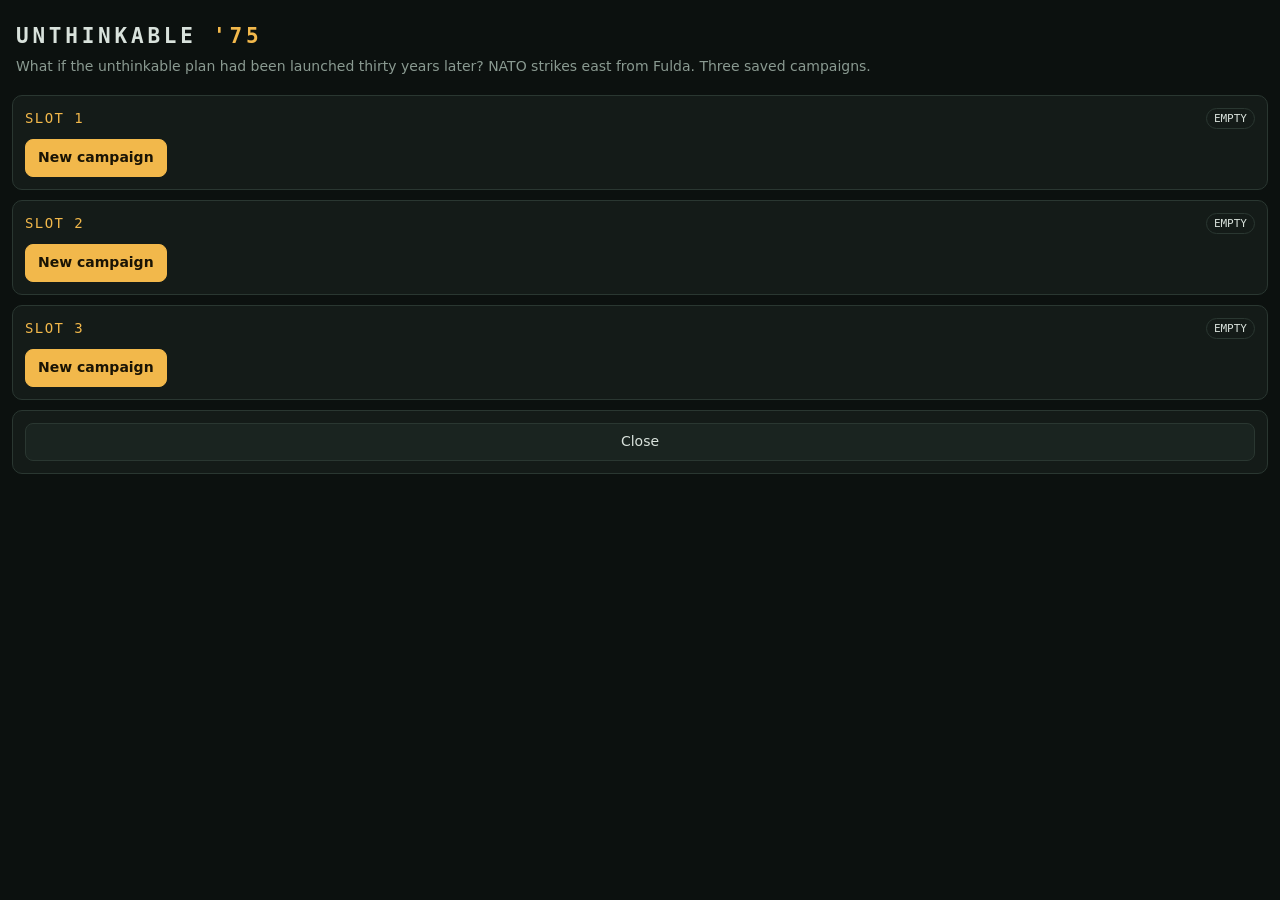
<file: unthinkable75/index.html>
<!doctype html>
<html lang="en">
<head>
<meta charset="utf-8">
<meta name="viewport" content="width=device-width,initial-scale=1,viewport-fit=cover,user-scalable=no">
<meta name="color-scheme" content="dark">
<title>Unthinkable '75</title>
<!--
  UNTHINKABLE '75 - single-file build (generated by build.py from src/).
  Hosting in NOVA: load file:///android_asset/unthinkable75/index.html in a WebView with
  setJavaScriptEnabled(true) and setDomStorageEnabled(true) so the 3 save slots persist.
  Optional host bridge: an object NovaSave with get(key)/set(key,value)/del(key) overrides localStorage.
  Optional host hooks: NovaHost.close() on the close button, NovaHost.expand() when the mini bubble is tapped.
  URL params: ?slot=1 opens that slot directly, ?mini=1 starts as the small bubble.
  JS API: window.U75.mini() -> {side,day,esc,front,sector,ended}, window.U75.setMini(bool), window.U75.open(slot).
-->
<style>
:root{
  --bg:#0c110f; --panel:#141b18; --panel2:#1a2420; --line:#2a3731; --text:#d9e2dc; --dim:#8a9a91;
  --nato:#4da3ff; --pact:#ff5b4a; --amber:#f2b84b; --good:#6fd08c; --bad:#ff6b5b; --warn:#f2b84b; --nuke:#e8ff5a;
  --mono:ui-monospace,SFMono-Regular,Menlo,Consolas,monospace;
  --r:10px;
}
*{box-sizing:border-box;-webkit-tap-highlight-color:transparent}
html,body{margin:0;height:100%;background:var(--bg);color:var(--text);font:14px/1.4 system-ui,-apple-system,Segoe UI,Roboto,sans-serif;overflow:hidden}
body{padding:env(safe-area-inset-top) env(safe-area-inset-right) env(safe-area-inset-bottom) env(safe-area-inset-left)}
#app{height:100%;display:flex;flex-direction:column;min-width:290px}
button{font:inherit;color:inherit;background:var(--panel2);border:1px solid var(--line);border-radius:8px;padding:8px 12px;cursor:pointer}
button:active{transform:scale(.97)}
button[disabled]{opacity:.4;pointer-events:none}
h1,h2,h3{margin:0;font-weight:700}
.mono{font-family:var(--mono)}
.dim{color:var(--dim)}
.good{color:var(--good)}.bad{color:var(--bad)}.warn{color:var(--warn)}.nuke{color:var(--nuke)}
.scroll{flex:1;overflow-y:auto;overscroll-behavior:contain;padding:10px 12px 14px}

/* title / slots */
.hero{padding:22px 16px 8px}
.hero h1{font-family:var(--mono);letter-spacing:.18em;text-transform:uppercase;font-size:21px}
.hero h1 b{color:var(--amber)}
.hero p{margin:6px 0 0;color:var(--dim)}
.slot{background:var(--panel);border:1px solid var(--line);border-radius:var(--r);padding:12px;margin-bottom:10px}
.slot .row{display:flex;align-items:center;gap:8px;justify-content:space-between}
.slot .name{font-family:var(--mono);color:var(--amber);letter-spacing:.1em}
.slot .meta{margin-top:6px;color:var(--dim);font-size:13px}
.slot .btns{display:flex;gap:8px;margin-top:10px;flex-wrap:wrap}
.pri{background:var(--amber);color:#1a1405;border-color:var(--amber);font-weight:700}
.dng{border-color:#6a2c26;color:var(--bad)}
.badge{font-family:var(--mono);font-size:11px;padding:2px 7px;border-radius:99px;border:1px solid var(--line);text-transform:uppercase}
.badge.win{color:var(--good);border-color:var(--good)}.badge.loss{color:var(--bad);border-color:var(--bad)}.badge.draw{color:var(--amber);border-color:var(--amber)}

/* setup */
.opt{display:block;width:100%;text-align:left;margin-bottom:8px;padding:12px;border-radius:var(--r);background:var(--panel)}
.opt.sel{border-color:var(--amber);box-shadow:0 0 0 1px var(--amber) inset}
.opt b{display:block;margin-bottom:2px}
.seg{display:flex;gap:6px;margin-bottom:10px}.seg button{flex:1;padding:9px 4px}.seg button.sel{background:var(--amber);color:#1a1405;border-color:var(--amber);font-weight:700}
.lbl{font-family:var(--mono);font-size:11px;letter-spacing:.14em;text-transform:uppercase;color:var(--dim);margin:12px 0 6px}

/* game header + meters */
.top{display:flex;align-items:center;gap:8px;padding:8px 10px;border-bottom:1px solid var(--line);background:var(--panel)}
.top .ttl{flex:1;min-width:0}
.top .ttl b{font-family:var(--mono);letter-spacing:.08em}
.top .ttl span{color:var(--dim);font-size:12px;margin-left:6px}
.tag{font-family:var(--mono);font-size:11px;padding:2px 8px;border-radius:99px;font-weight:700}
.tag.NATO{background:#12304f;color:var(--nato)}.tag.PACT{background:#4a1b17;color:var(--pact)}
.top button{padding:5px 9px}
.meters{display:grid;grid-template-columns:repeat(4,1fr);gap:6px;padding:8px 10px 6px;background:var(--panel);border-bottom:1px solid var(--line)}
.m{min-width:0}.m small{display:block;font-family:var(--mono);font-size:10px;letter-spacing:.1em;color:var(--dim);text-transform:uppercase}
.m b{font-family:var(--mono);font-size:15px}
.bar{height:4px;background:#0a0f0d;border-radius:3px;margin-top:3px;overflow:hidden}.bar i{display:block;height:100%;background:var(--good)}
.bar.w i{background:var(--amber)}.bar.c i{background:var(--nato)}.bar.p i{background:#b68cff}.bar.r i{background:var(--bad)}
.esc{display:flex;gap:3px;margin-top:5px}.esc i{flex:1;height:6px;border-radius:2px;background:#0a0f0d;border:1px solid var(--line)}
.esc i.on{background:var(--amber);border-color:var(--amber)}.esc i.hot{background:var(--bad);border-color:var(--bad)}

/* map */
.mapwrap{background:#0a100d;border-bottom:1px solid var(--line)}
.mapwrap svg{display:block;width:100%;height:auto;max-height:34vh}
.sec text{font-family:var(--mono);font-size:8.5px;fill:var(--text)}
.sec .nm{fill:var(--dim)}
.pulse{animation:pl 1.6s ease-in-out infinite}
@keyframes pl{0%,100%{opacity:.35}50%{opacity:1}}

/* tabs */
.tabs{display:flex;overflow-x:auto;gap:2px;padding:0 6px;background:var(--panel);border-bottom:1px solid var(--line);scrollbar-width:none}
.tabs::-webkit-scrollbar{display:none}
.tabs button{border:0;border-bottom:2px solid transparent;border-radius:0;background:none;padding:9px 10px;font-family:var(--mono);font-size:11px;letter-spacing:.08em;text-transform:uppercase;color:var(--dim);white-space:nowrap}
.tabs button.on{color:var(--amber);border-bottom-color:var(--amber)}
.tabs button i{font-style:normal;color:var(--bad);margin-left:3px}

/* cards */
.card{background:var(--panel);border:1px solid var(--line);border-radius:var(--r);padding:10px 12px;margin-bottom:8px}
.card.sel{border-color:var(--amber);box-shadow:0 0 0 1px var(--amber) inset}
.card.off{opacity:.55}
.card h3{font-size:14px;display:flex;justify-content:space-between;gap:8px;align-items:center}
.card p{margin:4px 0 0;color:var(--dim);font-size:13px}
.card .why{color:var(--bad);font-size:12px;margin-top:4px}
.note{border-left:3px solid var(--amber);background:#1d1a0d;padding:8px 10px;border-radius:0 8px 8px 0;margin-bottom:8px;font-size:13px}
.note.good{border-color:var(--good);background:#0f1d14;color:var(--text)}.note.bad{border-color:var(--bad);background:#201010;color:var(--text)}
.row{display:flex;align-items:center;gap:10px}
.grow{flex:1;min-width:0}
.ico{width:46px;height:27px;flex:none;color:var(--dim)}
.NATO .ico,.ico.NATO{color:var(--nato)}.PACT .ico,.ico.PACT{color:var(--pact)}
.ico .w{fill:var(--bg)}
.unit{display:flex;align-items:center;gap:10px;padding:8px 0;border-bottom:1px solid var(--line)}
.unit:last-child{border:0}
.unit .nm{font-weight:600}.unit .st{font-family:var(--mono);font-size:11px;color:var(--dim)}
.unit .qty{font-family:var(--mono);font-size:16px;min-width:30px;text-align:right}
.unit button{padding:6px 12px;font-family:var(--mono);font-weight:700}
.unit .nt{font-size:11px;color:var(--dim)}
.kv{display:grid;grid-template-columns:1fr auto;gap:2px 10px;font-size:13px}
.kv span:nth-child(odd){color:var(--dim)}.kv span:nth-child(even){font-family:var(--mono);text-align:right}
.chip{display:inline-block;font-family:var(--mono);font-size:10px;padding:1px 6px;border:1px solid var(--line);border-radius:99px;color:var(--dim);margin-left:4px;vertical-align:middle}
.chip.id{color:var(--good);border-color:var(--good)}.chip.unk{color:var(--amber);border-color:var(--amber)}
.ladder{display:flex;flex-direction:column;gap:3px;margin-bottom:10px}
.ladder div{display:flex;gap:8px;align-items:center;padding:5px 8px;border-radius:6px;background:var(--panel);border:1px solid var(--line);font-size:12px}
.ladder div.on{border-color:var(--amber);color:var(--amber)}.ladder div.cur{background:#2a2410;font-weight:700}
.ladder div.ruin{color:var(--bad)}
.ladder b{font-family:var(--mono);width:16px}

/* bottom bar */
.bottom{display:flex;gap:10px;align-items:center;padding:8px 10px;background:var(--panel);border-top:1px solid var(--line)}
.bottom .sum{flex:1;min-width:0;font-size:12px;color:var(--dim);line-height:1.25}
.bottom .sum b{color:var(--text)}
.bottom button{padding:11px 18px;font-family:var(--mono);letter-spacing:.1em;font-weight:700}

/* log */
.lg div{padding:5px 0;border-bottom:1px solid var(--line);font-size:13px}
.lg div span{font-family:var(--mono);color:var(--dim);margin-right:6px;font-size:11px}
.lg .good{color:var(--good)}.lg .bad{color:var(--bad)}.lg .warn{color:var(--warn)}.lg .nuke{color:var(--nuke)}.lg .big{font-weight:700;color:var(--amber)}

/* modal */
.modal{position:fixed;inset:0;background:rgba(0,0,0,.72);display:flex;align-items:flex-end;justify-content:center;z-index:9}
.sheet{width:100%;max-width:560px;max-height:88%;overflow:auto;background:var(--panel);border:1px solid var(--line);border-radius:16px 16px 0 0;padding:16px}
@media(min-width:560px){.modal{align-items:center}.sheet{border-radius:16px}}
.sheet h2{font-family:var(--mono);letter-spacing:.08em;margin-bottom:8px}
.sheet .btns{display:flex;gap:8px;margin-top:14px}.sheet .btns button{flex:1}
.verdict{font-family:var(--mono);font-size:18px;letter-spacing:.06em;margin:4px 0 8px}

/* mini bubble */
body.mini #app{display:none}
#mini{display:none}
body.mini #mini{display:flex}
#mini{position:fixed;inset:0;align-items:center;justify-content:center;flex-direction:column;background:var(--panel);font-family:var(--mono);text-align:center;cursor:pointer}
#mini b{font-size:20px;color:var(--amber)}#mini span{font-size:11px;color:var(--dim)}

/* wide windows */
@media(min-width:760px){
  .game{display:grid;grid-template-columns:minmax(300px,46%) 1fr;grid-template-rows:auto auto 1fr auto;height:100%}
  .game .top,.game .meters{grid-column:1/-1}
  .game .mapwrap{grid-column:1;grid-row:3/5;border-bottom:0;border-right:1px solid var(--line)}
  .game .mapwrap svg{max-height:none}
  .game .right{grid-column:2;grid-row:3;display:flex;flex-direction:column;min-height:0}
  .game .bottom{grid-column:2;grid-row:4}
}
.game{display:flex;flex-direction:column;height:100%}
.game .right{display:flex;flex-direction:column;flex:1;min-height:0}
@media(min-width:760px){.game .right{flex:none}}
@media(prefers-reduced-motion:reduce){.pulse{animation:none}}

/* embedded as a NOVA home widget (?widget=1) */
body.widget .closecard,body.widget [data-act=mini],body.full [data-act=mini],body.full .closecard{display:none}

</style>
</head>
<body>
<svg width="0" height="0" style="position:absolute" aria-hidden="true"><defs>
<symbol id="i-tank" viewBox="0 0 48 28"><rect x="4" y="17" width="40" height="8" rx="4" fill="currentColor"/><rect x="14" y="9" width="17" height="9" rx="2" fill="currentColor"/><rect x="30" y="11" width="17" height="3" fill="currentColor"/><circle class="w" cx="10" cy="21" r="2"/><circle class="w" cx="18" cy="21" r="2"/><circle class="w" cx="26" cy="21" r="2"/><circle class="w" cx="34" cy="21" r="2"/><circle class="w" cx="40" cy="21" r="2"/></symbol>
<symbol id="i-ifv" viewBox="0 0 48 28"><path d="M4 24 L8 12 H36 L44 24 Z" fill="currentColor"/><rect x="17" y="6" width="13" height="7" rx="2" fill="currentColor"/><rect x="29" y="8" width="14" height="2" fill="currentColor"/><circle class="w" cx="13" cy="22" r="2.4"/><circle class="w" cx="24" cy="22" r="2.4"/><circle class="w" cx="35" cy="22" r="2.4"/></symbol>
<symbol id="i-apc" viewBox="0 0 48 28"><path d="M4 24 L6 10 H36 L44 17 V24 Z" fill="currentColor"/><circle cx="22" cy="9" r="3.4" fill="currentColor"/><circle class="w" cx="12" cy="22" r="2.4"/><circle class="w" cx="23" cy="22" r="2.4"/><circle class="w" cx="36" cy="22" r="2.4"/></symbol>
<symbol id="i-atgm" viewBox="0 0 48 28"><rect x="6" y="15" width="32" height="8" rx="2" fill="currentColor"/><rect x="10" y="10" width="14" height="6" fill="currentColor"/><rect x="22" y="5" width="22" height="4" rx="1" fill="currentColor" transform="rotate(-12 22 7)"/><circle class="w" cx="13" cy="23" r="3"/><circle class="w" cx="31" cy="23" r="3"/></symbol>
<symbol id="i-arty" viewBox="0 0 48 28"><rect x="5" y="17" width="29" height="8" rx="3" fill="currentColor"/><rect x="10" y="9" width="17" height="9" rx="2" fill="currentColor"/><path d="M26 10 L46 4 L47 7 L28 14Z" fill="currentColor"/><circle class="w" cx="11" cy="21" r="2"/><circle class="w" cx="20" cy="21" r="2"/><circle class="w" cx="29" cy="21" r="2"/></symbol>
<symbol id="i-eng" viewBox="0 0 48 28"><rect x="10" y="14" width="28" height="10" rx="3" fill="currentColor"/><rect x="14" y="7" width="13" height="8" rx="1" fill="currentColor"/><rect x="3" y="8" width="4" height="17" fill="currentColor"/><circle class="w" cx="17" cy="19" r="2"/><circle class="w" cx="31" cy="19" r="2"/></symbol>
<symbol id="i-heli" viewBox="0 0 48 28"><ellipse cx="20" cy="16" rx="12" ry="6" fill="currentColor"/><rect x="30" y="14" width="15" height="3" fill="currentColor"/><circle cx="46" cy="12" r="3" fill="none" stroke="currentColor" stroke-width="1.5"/><rect x="3" y="6" width="38" height="2" fill="currentColor"/><rect x="19" y="8" width="2" height="4" fill="currentColor"/><rect x="9" y="23" width="22" height="2" fill="currentColor"/></symbol>
<symbol id="i-jet" viewBox="0 0 48 28"><path d="M2 14 L30 11 L46 14 L30 17Z M18 13 L10 2 L16 2 L30 12Z M18 15 L10 26 L16 26 L30 16Z M37 13 L41 6 L44 6 L44 13Z" fill="currentColor"/></symbol>
<symbol id="i-missile" viewBox="0 0 48 28"><rect x="4" y="18" width="36" height="6" rx="2" fill="currentColor"/><path d="M8 16 L40 5 L44 7 L42 11 L12 19Z" fill="currentColor"/><circle class="w" cx="11" cy="23" r="2"/><circle class="w" cx="22" cy="23" r="2"/><circle class="w" cx="33" cy="23" r="2"/></symbol>
<symbol id="i-spaa" viewBox="0 0 48 28"><rect x="5" y="17" width="34" height="8" rx="3" fill="currentColor"/><rect x="12" y="10" width="18" height="8" rx="2" fill="currentColor"/><rect x="15" y="1" width="2" height="10" fill="currentColor"/><rect x="20" y="1" width="2" height="10" fill="currentColor"/><rect x="25" y="1" width="2" height="10" fill="currentColor"/><circle class="w" cx="12" cy="21" r="2"/><circle class="w" cx="22" cy="21" r="2"/><circle class="w" cx="32" cy="21" r="2"/></symbol>
<symbol id="i-train" viewBox="0 0 48 28"><rect x="3" y="10" width="14" height="13" rx="2" fill="currentColor"/><rect x="5" y="6" width="6" height="4" fill="currentColor"/><rect x="19" y="12" width="26" height="11" rx="1" fill="currentColor"/><circle class="w" cx="8" cy="24" r="2.4"/><circle class="w" cx="14" cy="24" r="2.4"/><circle class="w" cx="26" cy="24" r="2.4"/><circle class="w" cx="38" cy="24" r="2.4"/></symbol>
<symbol id="i-truck" viewBox="0 0 48 28"><rect x="3" y="12" width="12" height="11" rx="2" fill="currentColor"/><rect x="17" y="9" width="28" height="14" rx="1" fill="currentColor"/><circle class="w" cx="9" cy="24" r="3"/><circle class="w" cx="26" cy="24" r="3"/><circle class="w" cx="38" cy="24" r="3"/></symbol>
<symbol id="i-rail" viewBox="0 0 48 28"><rect x="2" y="11" width="44" height="2.4" fill="currentColor"/><rect x="2" y="19" width="44" height="2.4" fill="currentColor"/><rect x="6" y="8" width="3" height="16" fill="currentColor"/><rect x="15" y="8" width="3" height="16" fill="currentColor"/><rect x="24" y="8" width="3" height="16" fill="currentColor"/><rect x="33" y="8" width="3" height="16" fill="currentColor"/><rect x="42" y="8" width="3" height="16" fill="currentColor"/></symbol>
<symbol id="i-awacs" viewBox="0 0 48 28"><path d="M2 18 L44 16 L46 18 L44 20 L2 20Z M18 18 L10 26 L16 26 L30 19Z M36 17 L41 9 L43 9 L43 17Z" fill="currentColor"/><ellipse cx="22" cy="10" rx="10" ry="3" fill="currentColor"/><rect x="20" y="12" width="3" height="6" fill="currentColor"/></symbol>
<symbol id="i-tanker" viewBox="0 0 48 28"><path d="M2 14 L44 12 L46 14 L44 16 L2 16Z M18 14 L8 25 L15 25 L30 15Z M36 13 L41 5 L43 5 L43 13Z" fill="currentColor"/><path d="M6 16 L1 27" stroke="currentColor" stroke-width="2.4" fill="none"/></symbol>
</defs></svg>
<div id="app"></div>
<div id="mini" onclick="window.U75 && window.U75.expand()"></div>
<script>
/* UNTHINKABLE '75 - game engine (pure logic, no DOM).
 * Turn-based operational campaign: NATO strikes east from Fulda toward Dresden, summer 1975.
 * All randomness comes from st.rs (seeded), so saves and tests are reproducible. */
(function (root) {
'use strict';

var NAME = "Unthinkable '75";
function other(s) { return s === 'NATO' ? 'PACT' : 'NATO'; }
function clamp(v, a, b) { return v < a ? a : v > b ? b : v; }
function rnd(st) { // mulberry32, state lives in the save
  st.rs = (st.rs + 0x6D2B79F5) | 0;
  var t = st.rs;
  t = Math.imul(t ^ (t >>> 15), t | 1);
  t ^= t + Math.imul(t ^ (t >>> 7), t | 61);
  return ((t ^ (t >>> 14)) >>> 0) / 4294967296;
}

/* ---------- data ---------- */
var SECTORS = [
  { id: 'FUL', name: 'Fulda',    lon: 9.68,  lat: 50.55, def: 1.15, note: 'Rhoen hills, NATO staging area' },
  { id: 'EIS', name: 'Eisenach', lon: 10.32, lat: 50.98, def: 1.25, note: 'Thuringian Forest passes' },
  { id: 'GOT', name: 'Gotha',    lon: 10.70, lat: 50.95, def: 1.00, note: 'Open farmland, fast ground' },
  { id: 'ERF', name: 'Erfurt',   lon: 11.03, lat: 50.98, def: 1.15, note: 'Rail hub, city fighting' },
  { id: 'WEI', name: 'Weimar',   lon: 11.33, lat: 50.98, def: 1.20, note: 'Seat of the 8th Guards Army' },
  { id: 'JEN', name: 'Jena',     lon: 11.59, lat: 50.93, def: 1.10, note: 'Saale valley crossings' },
  { id: 'CHE', name: 'Chemnitz', lon: 12.92, lat: 50.83, def: 1.10, note: 'Industrial belt' },
  { id: 'DRE', name: 'Dresden',  lon: 13.74, lat: 51.05, def: 1.30, note: '1st Guards Tank Army. Final objective' }
];

// s side, t tier, a attack, d defense, c cost, k sprite, cls role
var UNITS = {
  // ---- NATO ----
  m60a1:  { n: 'M60A1',            s: 'NATO', t: 1, a: 5, d: 5, c: 6,  k: 'tank',    cls: 'armor' },
  leo1:   { n: 'Leopard 1A1',      s: 'NATO', t: 1, a: 5, d: 4, c: 5,  k: 'tank',    cls: 'armor' },
  m113:   { n: 'M113 mech inf',    s: 'NATO', t: 1, a: 2, d: 3, c: 3,  k: 'apc',     cls: 'inf' },
  tow:    { n: 'TOW team',         s: 'NATO', t: 1, a: 2, d: 4, c: 3,  k: 'atgm',    cls: 'at' },
  m109:   { n: 'M109 155 mm',      s: 'NATO', t: 1, a: 4, d: 1, c: 5,  k: 'arty',    cls: 'arty' },
  eng:    { n: 'Engineers (ADM)',  s: 'NATO', t: 1, a: 1, d: 2, c: 4,  k: 'eng',     cls: 'eng' },
  m60a2:  { n: 'M60A2 Starship',   s: 'NATO', t: 2, a: 6, d: 5, c: 8,  k: 'tank',    cls: 'armor' },
  leo1a3: { n: 'Leopard 1A3',      s: 'NATO', t: 2, a: 6, d: 5, c: 7,  k: 'tank',    cls: 'armor' },
  marder: { n: 'Marder IFV',       s: 'NATO', t: 2, a: 4, d: 5, c: 6,  k: 'ifv',     cls: 'inf' },
  chief:  { n: 'Chieftain',        s: 'NATO', t: 2, a: 6, d: 7, c: 9,  k: 'tank',    cls: 'armor' },
  cobra:  { n: 'AH-1 Cobra',       s: 'NATO', t: 2, a: 6, d: 2, c: 8,  k: 'heli',    cls: 'air' },
  lance:  { n: 'Lance battery',    s: 'NATO', t: 2, a: 1, d: 1, c: 10, k: 'missile', cls: 'nuke' },
  gepard: { n: 'Gepard SPAAG',     s: 'NATO', t: 3, a: 2, d: 4, c: 7,  k: 'spaa',    cls: 'aa' },
  f4:     { n: 'F-4 Phantom',      s: 'NATO', t: 3, a: 6, d: 2, c: 9,  k: 'jet',     cls: 'air' },
  train:   { n: 'Supply train',        s: 'NATO', t: 1, a: 0, d: 0, c: 5,  k: 'train',  cls: 'log',    note: 'Rail throughput up to the railhead' },
  convoy:  { n: 'Truck convoy',        s: 'NATO', t: 1, a: 0, d: 0, c: 3,  k: 'truck',  cls: 'log',    note: 'Hauls supply from railhead to the front' },
  railEng: { n: 'Railway engineers',   s: 'NATO', t: 1, a: 0, d: 1, c: 6,  k: 'rail',   cls: 'log',    note: 'Extend the railhead east (order: Rail repair)' },
  ec121:   { n: 'EC-121 Warning Star', s: 'NATO', t: 2, a: 0, d: 0, c: 8,  k: 'awacs',  cls: 'awacs',  note: 'Old piston AEW. Wider radar picture, small air bonus' },
  kc135:   { n: 'KC-135 tanker',       s: 'NATO', t: 2, a: 0, d: 0, c: 7,  k: 'tanker', cls: 'tanker', note: 'Extends how deep NATO air power can reach' },
  e3:      { n: 'E-3A Sentry (early)', s: 'NATO', t: 3, a: 0, d: 0, c: 12, k: 'awacs',  cls: 'awacs',  note: 'Alt-history: really entered service in 1977' },
  // ---- WARSAW PACT ----
  t55:    { n: 'T-55',             s: 'PACT', t: 1, a: 4, d: 4, c: 4,  k: 'tank',    cls: 'armor' },
  t62:    { n: 'T-62',             s: 'PACT', t: 1, a: 5, d: 4, c: 5,  k: 'tank',    cls: 'armor' },
  bmp1:   { n: 'BMP-1',            s: 'PACT', t: 1, a: 3, d: 3, c: 4,  k: 'ifv',     cls: 'inf' },
  btr60:  { n: 'BTR-60 inf',       s: 'PACT', t: 1, a: 2, d: 3, c: 3,  k: 'apc',     cls: 'inf' },
  shilka: { n: 'ZSU-23-4 Shilka',  s: 'PACT', t: 1, a: 2, d: 4, c: 5,  k: 'spaa',    cls: 'aa' },
  d30:    { n: 'D-30 122 mm',      s: 'PACT', t: 1, a: 3, d: 1, c: 4,  k: 'arty',    cls: 'arty' },
  frog:   { n: 'FROG-7 battery',   s: 'PACT', t: 1, a: 2, d: 1, c: 9,  k: 'missile', cls: 'nuke' },
  t64a:   { n: 'T-64A',            s: 'PACT', t: 2, a: 6, d: 6, c: 7,  k: 'tank',    cls: 'armor' },
  mi24:   { n: 'Mi-24 Hind',       s: 'PACT', t: 2, a: 6, d: 3, c: 9,  k: 'heli',    cls: 'air' },
  su17:   { n: 'Su-17 striker',    s: 'PACT', t: 2, a: 6, d: 1, c: 9,  k: 'jet',     cls: 'air' },
  scud:   { n: 'Scud-B battery',   s: 'PACT', t: 2, a: 1, d: 1, c: 12, k: 'missile', cls: 'nuke' },
  t72:    { n: 'T-72',             s: 'PACT', t: 3, a: 7, d: 6, c: 8,  k: 'tank',    cls: 'armor' },
  mig23:  { n: 'MiG-23',           s: 'PACT', t: 3, a: 5, d: 3, c: 9,  k: 'jet',     cls: 'air' },
  ptrain:  { n: 'Supply train',        s: 'PACT', t: 1, a: 0, d: 0, c: 4,  k: 'train',  cls: 'log',    note: 'Rail throughput. The Pact fights on its own rail net' },
  pconvoy: { n: 'Truck convoy',        s: 'PACT', t: 1, a: 0, d: 0, c: 3,  k: 'truck',  cls: 'log',    note: 'Hauls supply from railhead to the front' },
  prailEng:{ n: 'Railway troops',      s: 'PACT', t: 1, a: 0, d: 1, c: 5,  k: 'rail',   cls: 'log',    note: 'Repairs cut lines faster' },
  tu126:   { n: 'Tu-126 Moss AEW',     s: 'PACT', t: 2, a: 0, d: 0, c: 10, k: 'awacs',  cls: 'awacs',  note: 'Weak over land, no look-down. Small radar gain' }
};
var CLS_NAME = { armor: 'Armor', inf: 'Infantry', at: 'Anti-tank', arty: 'Artillery', eng: 'Engineers', air: 'Air', aa: 'Air defense', nuke: 'Missiles', log: 'Logistics', awacs: 'AWACS', tanker: 'Tanker' };

var ORDERS = {
  attack: { n: 'Attack',  d: 'Push into the next sector at full strength. No terrain cover for you.' },
  defend: { n: 'Hold',    d: 'Dig in on the line. Defense x1.15. Good while you rebuild.' },
  dig:    { n: 'Fortify', d: 'Full entrenchment. Defense x1.35 and stacks if repeated, but you cannot attack.' },
  recon:  { n: 'Recon',   d: 'Probe and scout. Reveals the enemy exactly for 2 turns. Defense x1.05.' }
};

var ESC_NAMES = ['Conventional', 'Alert', 'Atomic mines / release warning', 'Battlefield strike', 'Rear-area strike', 'MUTUAL RUIN'];
var DIFF = { easy: 0.85, normal: 1.0, hard: 1.2 };

/* ---------- helpers ---------- */
function total(st, side) { var f = st.forces[side], s = 0, k; for (k in f) s += f[k]; return s; }
function combatCount(st, side) {
  var f = st.forces[side], s = 0, k;
  for (k in f) { var c = UNITS[k].cls; if (c !== 'eng' && c !== 'nuke' && c !== 'log' && c !== 'awacs' && c !== 'tanker') s += f[k]; }
  return s;
}
function tierPoints(st) { return st.day + 2 * (st.wins.NATO + st.wins.PACT); }
function tier(st) { var p = tierPoints(st); return p >= 20 ? 3 : p >= 8 ? 2 : 1; }
function unitsFor(side, t) {
  var out = [], k;
  for (k in UNITS) if (UNITS[k].s === side && UNITS[k].t <= t) out.push(k);
  return out;
}
function unitEta(id) { return UNITS[id].c >= 9 ? 2 : 1; }
function dateStr(day) {
  var d = new Date(Date.UTC(1975, 6, 1) + (day - 1) * 86400000);
  var m = ['JAN','FEB','MAR','APR','MAY','JUN','JUL','AUG','SEP','OCT','NOV','DEC'][d.getUTCMonth()];
  return (d.getUTCDate() < 10 ? '0' : '') + d.getUTCDate() + ' ' + m + ' 1975';
}
function say(st, rep, text, cls) {
  st.log.push({ d: st.day, t: text, c: cls || '' });
  if (st.log.length > 90) st.log.shift();
  if (rep) rep.lines.push({ t: text, c: cls || '' });
}
function moraleMul(st, side) { return 0.85 + 0.25 * (clamp(st.will[side], 0, 100) / 100); }
function modOn(st, side, key) { var m = st.mods[side]; return m[key + 'T'] > 0 ? m[key] : 1; }

/* ---------- new game ---------- */
function newGame(o) {
  o = o || {};
  var side = o.side === 'PACT' ? 'PACT' : 'NATO';
  var diff = DIFF[o.diff] ? o.diff : 'normal';
  var prep = side === 'NATO' ? clamp(o.prep | 0, 0, 3) : 1;
  var st = {
    v: 1, side: side, diff: diff, prep: prep,
    rs: o.seed != null ? (o.seed | 0) : ((Math.random() * 2147483647) | 0),
    day: 1, maxDay: 45, front: 1,
    forces: {
      NATO: { m60a1: 4, leo1: 3, m113: 4, tow: 2, m109: 2, eng: 1, train: 2, convoy: 3, railEng: 1 },
      PACT: { t55: 3, t62: 4, bmp1: 3, btr60: 2, shilka: 1, d30: 2, frog: 1, ptrain: 2, pconvoy: 3 }
    },
    sup: { NATO: 12 + 2 * prep, PACT: 12 },
    will: { NATO: 66, PACT: 80 },
    esc: 0,
    queue: { NATO: [], PACT: [] },
    dug: { NATO: 0, PACT: 0 },
    mods: { NATO: { a: 1, aT: 0, d: 1, dT: 0 }, PACT: { a: 1, aT: 0, d: 1, dT: 0 } },
    incomeT: { NATO: 0, PACT: 0 },
    fallout: [],
    fog: false, refugees: false,
    intel: 0, noise: 1,
    wins: { NATO: 0, PACT: 0 },
    surprise: 0, leaked: false,
    echelon: false, offer: null,
    retaliate: { NATO: 0, PACT: 0 },
    streak: { NATO: 0, PACT: 0 }, // consecutive failed attacks
    evCool: {},
    stats: { lost: { NATO: 0, PACT: 0 }, battles: 0, nukes: 0, maxEsc: 0 },
    lg: { NATO: { rail: 0, prog: 0, cutT: 0 }, PACT: { rail: 3, prog: 0, cutT: 0 } },
    flow: { NATO: 1, PACT: 1 },
    pol: { NATO: { pc: 4, coh: 75 }, PACT: { pc: 4, coh: 75 }, world: 45, med: 0 },
    log: [], ended: null, lastReport: null, tierSeen: 1
  };
  var pool = ['m60a1', 'leo1', 'm113', 'tow'];
  for (var i = 0; i < prep; i++) { var u = pool[Math.floor(rnd(st) * pool.length)]; st.forces.NATO[u]++; }
  st.leaked = rnd(st) < 0.10 + 0.15 * prep;
  if (st.leaked) {
    st.forces.PACT.t62 += 2; st.forces.PACT.bmp1 += 1; st.dug.PACT = 2;
    say(st, null, 'Soviet intelligence spotted the build-up. The 8th Guards Army is on alert and dug in.', 'warn');
  } else {
    st.surprise = 2;
    say(st, null, 'The build-up went unnoticed. The Soviets are caught half-prepared.', 'good');
  }
  say(st, null, 'Operation begins ' + dateStr(1) + '. Objective: Dresden.', '');
  st.noise = 0.75 + 0.5 * rnd(st);
  if (diff === 'hard') st.sup[other(side)] += 2;
  st.flow.NATO = flowFor(st, 'NATO'); st.flow.PACT = flowFor(st, 'PACT');
  return st;
}

/* ---------- logistics, air support, detection, politics ---------- */
function cntU(st, side, id) { return st.forces[side][id] || 0; }
function trainsOf(st, s) { return cntU(st, s, s === 'NATO' ? 'train' : 'ptrain'); }
function trucksOf(st, s) { return cntU(st, s, s === 'NATO' ? 'convoy' : 'pconvoy'); }
function railEngOf(st, s) { return cntU(st, s, s === 'NATO' ? 'railEng' : 'prailEng'); }
function incomeBase(st, s) {
  return s === 'NATO' ? 11 + Math.floor((st.front - 1) * 0.5) : Math.max(4, 9 - Math.floor((st.front - 1) * 0.5));
}
function railDist(st, s) { return s === 'NATO' ? Math.max(0, (st.front - 1) - st.lg.NATO.rail) : 2; }
function flowFor(st, s) {
  var base = incomeBase(st, s), cap = 8 + 2.5 * trainsOf(st, s);
  var need = railDist(st, s) * 3, haul = trucksOf(st, s) * 3;
  var tf = need <= 0 ? 1 : Math.min(1, haul / need);
  var cut = st.lg[s].cutT > 0 ? 0.5 : 1;
  return clamp(Math.min(1, cap / base) * (0.4 + 0.6 * tf) * cut, 0.15, 1);
}
function logView(st, s) {
  var base = incomeBase(st, s), d = railDist(st, s), fl = flowFor(st, s);
  return { base: base, cap: 8 + 2.5 * trainsOf(st, s), trains: trainsOf(st, s), trucks: trucksOf(st, s),
    engs: railEngOf(st, s), dist: d, need: d * 3, haul: trucksOf(st, s) * 3, cut: st.lg[s].cutT,
    flow: fl, rail: s === 'NATO' ? st.lg.NATO.rail : Math.min(7, st.front + 2), prog: st.lg[s].prog,
    delivered: Math.round(base * fl) };
}
function railRepair(st, s, rep) {
  if (s !== 'NATO') return false;
  var L = st.lg.NATO, engs = railEngOf(st, s);
  if (engs < 1 || st.sup.NATO < 3 || L.rail >= st.front - 1) return false;
  st.sup.NATO -= 3; L.prog += Math.min(2, engs);
  if (L.prog >= 2) {
    L.prog = 0; L.rail++;
    say(st, rep, 'Railway engineers extend the railhead to ' + SECTORS[L.rail].name + '.', 'good');
  }
  return true;
}
function awacsLevel(st, s) {
  var f = st.forces[s];
  return Math.min(1.5, (f.ec121 || 0) * 0.5 + (f.e3 || 0) * 1.0 + (f.tu126 || 0) * 0.4);
}
function tankersOf(st, s) { return cntU(st, s, 'kc135'); }
function airMult(st, s) {
  var m = 1 + 0.15 * awacsLevel(st, s), sec = clamp(st.front, 0, 7);
  if (s === 'NATO') m *= clamp(1 - 0.18 * Math.max(0, sec - (3 + 1.5 * Math.min(2, tankersOf(st, 'NATO')))), 0.45, 1);
  else m *= clamp(1 - 0.1 * Math.max(0, (7 - sec) - 5), 0.7, 1);
  return m;
}
function detect(st, s) {
  var al = awacsLevel(st, s), intel = (s === st.side && st.intel > 0) ? 1 : 0;
  return { sight: 1 + (al >= 1 ? 1 : 0) + intel, range: 2 + Math.floor(al * 2) + intel, al: al };
}
function hash01(a, b) {
  var h = (Math.imul(a + 7, 73856093) ^ Math.imul(b + 13, 19349663)) >>> 0;
  return (h % 1000) / 1000;
}
// What the player can see of the enemy: identified (inside sight), unknown contact (inside radar range, fuzzy), or hidden.
function contacts(st) {
  var me = st.side, foe = other(me), d = detect(st, me), tot = total(st, foe), i;
  var W = me === 'NATO' ? [0.5, 0.25, 0.12, 0.07, 0.04, 0.02] : [0.55, 0.3, 0.15];
  var secs = [];
  if (me === 'NATO') for (i = st.front; i <= 7; i++) secs.push(i);
  else for (i = st.front - 1; i >= 0; i--) secs.push(i);
  var w = secs.map(function (_, k) { return k < W.length ? W[k] : 0.01; });
  var sw = w.reduce(function (a, b) { return a + b; }, 0) || 1;
  var list = [], seen = 0, comp = {};
  secs.forEach(function (sec, k) {
    var share = w[k] / sw, dist = k + 1;
    var level = dist <= d.sight ? 'id' : dist <= d.range ? 'unk' : 'hid';
    var n = share * tot, nz = 0.65 + 0.7 * hash01(st.day, sec);
    var item = { sec: sec, dist: dist, level: level, share: share, units: 0 };
    if (level === 'id') {
      item.units = Math.round(n); seen += share;
      var kk; for (kk in st.forces[foe]) { var c = UNITS[kk].cls; comp[c] = (comp[c] || 0) + st.forces[foe][kk] * share; }
    } else if (level === 'unk') { item.units = Math.max(1, Math.round(n * nz)); seen += share * nz; }
    list.push(item);
  });
  var reserve = null;
  if (me === 'NATO' && !st.echelon) {
    var dd = 7 - st.front + 1;
    reserve = { sec: 7, dist: dd, units: 10, reserve: true,
      level: dd <= d.sight ? 'id' : dd <= d.range ? 'unk' : 'hid' };
  }
  return { list: list, reserve: reserve, seen: seen, sight: d.sight, range: d.range, al: d.al, comp: comp };
}

var POL = {
  NATO: {
    rally:   ['Rally the allies',        3, 'Allied cohesion +12. Keeps Bonn, Paris and London on board.'],
    press:   ['Press campaign',          2, 'Home-front will +5.'],
    world:   ['Appeal to the UN',        3, 'World opinion moves 8 points toward NATO.'],
    hotline: ['Moscow hotline',          2, '45% to step the nuclear ladder down one rung. Fails if anyone strikes this turn.']
  },
  PACT: {
    rally:   ['Pressure the satellites', 3, 'Satellite loyalty +10, costs 2 home cohesion.'],
    press:   ['State propaganda',        2, 'Pact cohesion +5.'],
    world:   ['Blame campaign',          3, 'World opinion moves 8 points toward the Pact and NATO will -3.'],
    hotline: ['Kremlin hotline',         2, '45% to step the nuclear ladder down one rung. Fails if anyone strikes this turn.']
  }
};
function polOptions(st, side) {
  var P = st.pol[side], out = [];
  ['rally', 'press', 'world', 'hotline'].forEach(function (id) {
    var d = POL[side][id];
    var o = { id: id, name: d[0], cost: d[1], desc: d[2], ok: P.pc >= d[1], why: P.pc >= d[1] ? '' : 'Needs ' + d[1] + ' political capital' };
    if (id === 'hotline' && st.esc < 1) { o.ok = false; o.why = 'Nothing to de-escalate yet'; }
    out.push(o);
  });
  return out;
}
function applyPol(st, side, id, rep, nuked) {
  var P = st.pol[side], foe = other(side), N = side === 'NATO';
  P.pc -= POL[side][id][1];
  if (id === 'rally') {
    P.coh = clamp(P.coh + (N ? 12 : 10), 0, 100);
    if (!N) st.will.PACT -= 2;
    say(st, rep, side + ' works on its alliance. Cohesion rises.', 'good');
  } else if (id === 'press') {
    st.will[side] += 5;
    say(st, rep, side + ' launches a home-front campaign. Morale rises.', 'good');
  } else if (id === 'world') {
    if (N) st.pol.world = clamp(st.pol.world + 8, 0, 100);
    else { st.pol.world = clamp(st.pol.world - 8, 0, 100); st.will.NATO -= 3; }
    say(st, rep, side + ' works the diplomatic front. World opinion shifts.', 'good');
  } else if (id === 'hotline') {
    if (!nuked && st.esc > 0 && rnd(st) < 0.45) {
      st.esc = Math.max(0, st.esc - 1);
      say(st, rep, 'Hotline contact works: both sides step the nuclear ladder down to ' + ESC_NAMES[st.esc] + '.', 'good');
    } else say(st, rep, 'The hotline call leads nowhere.', 'warn');
  }
}
function aiPol(st, side) {
  var P = st.pol[side];
  if (P.pc < 2) return null;
  var o = polOptions(st, side).reduce(function (m, x) { m[x.id] = x.ok; return m; }, {});
  if (st.esc >= 3 && o.hotline && rnd(st) < 0.4) return 'hotline';
  if (P.coh < 55 && o.rally && rnd(st) < 0.6) return 'rally';
  if (st.will[side] < 45 && o.press && rnd(st) < 0.6) return 'press';
  if (o.world && rnd(st) < 0.2) return 'world';
  return null;
}

/* ---------- power ---------- */
function aaCount(st, side) {
  var f = st.forces[side], n = 0, k;
  for (k in f) if (UNITS[k].cls === 'aa') n += f[k];
  // fighters also contest the sky
  n += (f.mig23 || 0) * 0.7;
  return n;
}
function basePower(st, side, kind) {
  var f = st.forces[side], p = 0, k, u, v;
  var airF = Math.max(0.35, 1 - 0.12 * aaCount(st, other(side)));
  var air = airMult(st, side), awacs = awacsLevel(st, side);
  for (k in f) {
    u = UNITS[k]; v = (kind === 'a' ? u.a : u.d) * f[k];
    if (u.cls === 'air') v = st.fog ? v * (awacs >= 1 ? 0.5 : 0) : v * airF * air;
    if (kind === 'd' && u.cls === 'at') v *= 1.4;
    p += v;
  }
  return p;
}
function falloutAt(st, idx) {
  for (var i = 0; i < st.fallout.length; i++) if (st.fallout[i].sec === idx && st.fallout[i].t > 0) return true;
  return false;
}
function atkPower(st, side, secIdx) {
  var p = basePower(st, side, 'a') * moraleMul(st, side);
  if (side === 'NATO') {
    if (st.surprise === 2) p *= 1.5; else if (st.surprise === 1) p *= 1.2;
    if (st.pol.NATO.coh < 35) p *= 0.92;
  } else if (st.pol.PACT.coh < 35) p *= 0.95;
  p *= 0.75 + 0.25 * st.flow[side]; // supply readiness
  if (st.refugees) p *= 0.92;
  if (falloutAt(st, secIdx)) p *= 0.85;
  p *= modOn(st, side, 'a');
  return p;
}
function defPower(st, side, secIdx, order) {
  var p = basePower(st, side, 'd') * moraleMul(st, side) * SECTORS[clamp(secIdx, 0, 7)].def;
  if (side === 'PACT') {
    p *= 1 + 0.015 * (st.front - 1); // fighting nearer own depots
    if (st.surprise > 0) p *= 0.85;
    if (st.pol.PACT.coh < 35) p *= 0.92;
  }
  var om = order === 'dig' ? 1.35 : order === 'defend' ? 1.15 : order === 'recon' ? 1.05 : 1.0;
  p *= om;
  if (order === 'defend' || order === 'dig') p *= 1 + 0.1 * st.dug[side];
  p *= modOn(st, side, 'd');
  return p;
}

/* ---------- casualties ---------- */
var REAR = { log: 1, awacs: 1, tanker: 1 };
function hit(st, side, rate, rear) {
  var f = st.forces[side], i, lost = {};
  var eligible = function () { return Object.keys(f).filter(function (x) { return f[x] > 0 && (rear || !REAR[UNITS[x].cls]); }); };
  var tot = 0; eligible().forEach(function (x) { tot += f[x]; });
  var exp = tot * rate * (0.8 + 0.4 * rnd(st));
  var k = Math.floor(exp); if (rnd(st) < exp - k) k++;
  k = Math.min(k, tot);
  for (i = 0; i < k; i++) {
    var ids = eligible(), t2 = 0;
    ids.forEach(function (x) { t2 += f[x]; });
    var r = rnd(st) * t2, acc = 0, pick = ids[0];
    for (var j = 0; j < ids.length; j++) { acc += f[ids[j]]; if (r < acc) { pick = ids[j]; break; } }
    f[pick]--; lost[pick] = (lost[pick] || 0) + 1;
  }
  st.stats.lost[side] += k;
  st.will[side] -= 0.12 * k;
  return { n: k, lost: lost };
}
function lostText(l) {
  var parts = [], k;
  for (k in l.lost) parts.push(l.lost[k] + 'x ' + UNITS[k].n);
  return parts.length ? parts.join(', ') : 'none';
}

/* ---------- production ---------- */
function queueBuild(st, side, id, n) {
  n = n || 1;
  var u = UNITS[id];
  if (!u || u.s !== side || u.t > tier(st)) return false;
  if (st.sup[side] < u.c * n) return false;
  st.sup[side] -= u.c * n;
  st.queue[side].push({ id: id, n: n, eta: unitEta(id), fresh: true });
  return true;
}
function cancelBuild(st, side, idx) {
  var q = st.queue[side][idx];
  if (!q || !q.fresh) return false;
  st.sup[side] += UNITS[q.id].c * q.n;
  st.queue[side].splice(idx, 1);
  return true;
}

/* ---------- nuclear options ---------- */
function has(st, side, ids) {
  for (var i = 0; i < ids.length; i++) if ((st.forces[side][ids[i]] || 0) > 0) return true;
  return false;
}
function nukeOptions(st, side) {
  var N = side === 'NATO', e = st.esc;
  var cap2 = N ? has(st, side, ['eng']) : has(st, side, ['frog', 'scud']);
  var cap3 = N ? has(st, side, ['m109', 'lance']) : has(st, side, ['frog', 'scud']);
  var cap4 = N ? has(st, side, ['lance', 'f4']) : has(st, side, ['scud', 'su17']);
  var opts = [
    { id: 'alert', lvl: 1, name: 'Nuclear alert',
      desc: 'Disperse nuclear-capable units, release talks begin. Opens the ladder. Costs a little home-front confidence.',
      ok: e < 1, why: e >= 1 ? 'Already at alert' : '' },
    N ? { id: 'l2', lvl: 2, name: 'Atomic demolition mines',
      desc: 'Blow chokepoints behind the enemy line. Enemy attack x0.5 for 2 turns. Both home fronts shaken.',
      ok: e >= 1 && cap2 && e < 2, why: e < 1 ? 'Raise the alert first' : !cap2 ? 'Needs an Engineers unit' : e >= 2 ? 'Already past this step' : '' }
    : { id: 'l2', lvl: 2, name: 'Forward FROG dispersal',
      desc: 'Release warning, rocket battalions move forward. Your attack and defense x1.1 for 2 turns. Both home fronts shaken.',
      ok: e >= 1 && cap2 && e < 2, why: e < 1 ? 'Raise the alert first' : !cap2 ? 'Needs a FROG or Scud battery' : e >= 2 ? 'Already past this step' : '' },
    N ? { id: 'l3', lvl: 3, name: 'Battlefield nuclear strike',
      desc: 'Nuclear shells hit the contested sector. Enemy loses ~40% of its units. Fallout blocks the sector. Heavy home-front cost.',
      ok: e >= 2 && cap3 && e < 4, why: e < 2 ? 'Climb the ladder first (step 2)' : !cap3 ? 'Needs M109 or Lance' : '' }
    : { id: 'l3', lvl: 3, name: 'FROG / Scud strike',
      desc: 'Rockets hit the NATO assembly area. NATO loses ~35% of its units and half its supply. Fallout in the sector. Heavy home-front cost.',
      ok: e >= 2 && cap3 && e < 4, why: e < 2 ? 'Climb the ladder first (step 2)' : !cap3 ? 'Needs a FROG or Scud battery' : '' },
    { id: 'l4', lvl: 4, name: 'Rear-area strike',
      desc: 'Airbases, depots, rail hubs. Enemy supply wiped, production queue lost, income halved for 2 turns. Almost certainly triggers retaliation.',
      ok: e >= 3 && cap4 && e < 5, why: e < 3 ? 'Needs step 3 first' : !cap4 ? (N ? 'Needs Lance or F-4' : 'Needs Scud or Su-17') : '' }
  ];
  opts.forEach(function (o) { o.danger = (o.lvl === 4 && e >= 4); });
  if (N && st.pol.NATO.coh < 35) opts.forEach(function (o) { if (o.lvl >= 2) { o.ok = false; o.why = 'Allies refuse nuclear release. Rebuild cohesion first'; } });
  return opts;
}
function setEsc(st, lvl) {
  st.esc = Math.max(st.esc, lvl);
  st.stats.maxEsc = Math.max(st.stats.maxEsc, st.esc);
}
function applyNuke(st, side, id, rep) {
  var foe = other(side), N = side === 'NATO';
  var opt = nukeOptions(st, side).filter(function (o) { return o.id === id; })[0];
  if (!opt || !opt.ok) return false;
  var sec = N ? st.front : st.front - 1; sec = clamp(sec, 0, 7);
  st.stats.nukes += (opt.lvl >= 3 ? 1 : 0);
  if (id === 'alert') {
    setEsc(st, 1); st.will[side] -= 1;
    say(st, rep, side + ' raises its nuclear alert. Dispersal orders go out.', 'warn');
  } else if (id === 'l2') {
    setEsc(st, 2); st.will.NATO -= 2; st.will.PACT -= 3;
    if (N) {
      st.mods.PACT.a = 0.5; st.mods.PACT.aT = 2;
      say(st, rep, 'NATO detonates atomic demolition mines behind the Soviet line. Enemy attacks are crippled for 2 turns.', 'nuke');
    } else {
      st.mods.PACT.a = 1.1; st.mods.PACT.aT = 2; st.mods.PACT.d = 1.1; st.mods.PACT.dT = 2;
      say(st, rep, 'FROG battalions deploy forward under a Soviet release warning. Pact forces steady.', 'nuke');
    }
  } else if (id === 'l3') {
    setEsc(st, 3); st.will[side] -= 6; st.will[foe] -= 8;
    var frac = N ? 0.35 + 0.15 * rnd(st) : 0.30 + 0.12 * rnd(st);
    var l = hit(st, foe, frac);
    st.fallout.push({ sec: sec, t: 3 });
    if (N) {
      st.mods.NATO.a = 1.25; st.mods.NATO.aT = 1;
      hit(st, 'NATO', 0.07);
      say(st, rep, 'NATO nuclear shells strike ' + SECTORS[sec].name + '. Pact units lost: ' + lostText(l) + '. The sector is contaminated.', 'nuke');
    } else {
      st.sup.NATO = Math.floor(st.sup.NATO / 2);
      say(st, rep, 'Soviet rockets hit the NATO assembly area near ' + SECTORS[sec].name + '. NATO units lost: ' + lostText(l) + '. Supply halved.', 'nuke');
    }
    st.retaliate[foe] = 3;
    st.pol[side].coh = clamp(st.pol[side].coh - 8, 0, 100); st.pol.world = clamp(st.pol.world + (N ? -10 : 10), 0, 100);
  } else if (id === 'l4') {
    setEsc(st, st.esc >= 4 ? 5 : 4); st.will[side] -= 9; st.will[foe] -= 12;
    var l4 = hit(st, foe, 0.2, true);
    st.sup[foe] = 0; st.queue[foe] = []; st.incomeT[foe] = 2;
    st.fallout.push({ sec: clamp(sec + (N ? 1 : -1), 0, 7), t: 2 });
    say(st, rep, side + ' hits airbases, depots and rail hubs in the rear. Supply and production wiped. Units lost: ' + lostText(l4) + '.', 'nuke');
    st.retaliate[foe] = 4;
    st.pol[side].coh = clamp(st.pol[side].coh - 10, 0, 100); st.pol.world = clamp(st.pol.world + (N ? -12 : 12), 0, 100);
    st.lg[foe].cutT = 3; if (foe === 'NATO') st.lg.NATO.rail = Math.max(0, st.lg.NATO.rail - 2);
  }
  if (rep) rep.nuke = (rep.nuke || []).concat([{ side: side, id: id }]);
  return true;
}

/* ---------- AI ---------- */
function aiBuild(st, side) {
  var t = tier(st), ids = unitsFor(side, t), guard = 0, N = side === 'NATO';
  var trainId = N ? 'train' : 'ptrain', convId = N ? 'convoy' : 'pconvoy';
  // logistics first: keep the pipeline wide enough
  var lv = logView(st, side);
  if (lv.flow < 0.9 && !(st.queue[side].some(function (q) { return UNITS[q.id].cls === 'log' && q.fresh; }))) {
    if (lv.cap < lv.base * 1.05) queueBuild(st, side, trainId, 1);
    else if (lv.haul < lv.need) queueBuild(st, side, convId, 1);
  }
  if (N && lv.engs === 0 && lv.dist > 1 && rnd(st) < 0.3) queueBuild(st, 'NATO', 'railEng', 1);
  // eyes in the sky
  if (t >= 2 && awacsLevel(st, side) < 1 && rnd(st) < 0.3) {
    var aw = N ? (t >= 3 && rnd(st) < 0.5 ? 'e3' : 'ec121') : 'tu126';
    if (cntU(st, side, aw) < 2) queueBuild(st, side, aw, 1);
  }
  if (N && t >= 2 && tankersOf(st, 'NATO') < 2 && st.front >= 3 && rnd(st) < 0.3) queueBuild(st, 'NATO', 'kc135', 1);
  var skip = { nuke: 1, eng: 1, log: 1, awacs: 1, tanker: 1 };
  while (guard++ < 8) {
    var aff = ids.filter(function (id) { return UNITS[id].c <= st.sup[side] && !skip[UNITS[id].cls]; });
    if (!aff.length) break;
    var ws = aff.map(function (id) { var u = UNITS[id]; var v = (u.a + u.d) / u.c; return Math.pow(v, 2) * (u.cls === 'air' ? 0.7 : 1); });
    var sum = ws.reduce(function (a, b) { return a + b; }, 0), r = rnd(st) * sum, acc = 0, pick = aff[0];
    for (var i = 0; i < aff.length; i++) { acc += ws[i]; if (r < acc) { pick = aff[i]; break; } }
    queueBuild(st, side, pick, 1);
    if (N && !has(st, 'NATO', ['lance']) && t >= 2 && st.sup.NATO >= UNITS.lance.c && rnd(st) < 0.2) queueBuild(st, 'NATO', 'lance', 1);
    if (!N && !has(st, 'PACT', ['scud']) && t >= 2 && st.sup.PACT >= UNITS.scud.c && rnd(st) < 0.2) queueBuild(st, 'PACT', 'scud', 1);
  }
}
function aiPlan(st, side) {
  aiBuild(st, side);
  var foe = other(side), plan = { order: 'defend', nuke: null, ceasefire: false };
  var myA = basePower(st, side, 'a') * moraleMul(st, side);
  var foeD = basePower(st, foe, 'd') * moraleMul(st, foe);
  var r = rnd(st);
  if (side === 'NATO') {
    var tgt = SECTORS[clamp(st.front, 0, 7)].def;
    var ratio = myA * (st.surprise === 2 ? 1.5 : st.surprise === 1 ? 1.2 : 1) / Math.max(1, foeD * tgt * 1.15 * (st.surprise > 0 ? 0.85 : 1));
    if (ratio >= 1.0 && st.will.NATO > 15) plan.order = 'attack';
    else if (ratio < 0.7) plan.order = 'dig';
    else plan.order = 'defend';
    if (r < 0.1 && plan.order !== 'attack') plan.order = 'recon';
  } else {
    var secW = SECTORS[clamp(st.front - 1, 0, 7)].def;
    var ratioP = myA / Math.max(1, foeD * secW * 1.15);
    if (ratioP >= 1.25 && st.front > 1) plan.order = 'attack';
    else if (st.streak.NATO >= 2 || ratioP < 0.6) plan.order = 'dig';
    else plan.order = 'defend';
    if (r < 0.08 && plan.order === 'defend') plan.order = 'recon';
  }
  // nuclear decisions
  var opts = nukeOptions(st, side).filter(function (o) { return o.ok; });
  if (opts.length) {
    var desperate = side === 'NATO'
      ? (st.streak.NATO >= 2 || (st.day >= 4 && st.will.NATO > 20 && myA < foeD * SECTORS[clamp(st.front, 0, 7)].def * 1.15))
      : (st.front >= 6 || st.will.PACT < 35 || myA < foeD * 0.5);
    var p = 0;
    if (st.retaliate[side] > 0) p = side === 'PACT' ? 0.65 : 0.5;
    else if (desperate) p = side === 'NATO' ? 0.55 : (0.14 + (st.day > 20 ? 0.08 : 0)) * 1.4;
    if (rnd(st) < p) {
      // never climb more than one rung unless retaliating
      var maxLvl = st.retaliate[side] > 0 ? Math.max(st.retaliate[side], st.esc + 1) : st.esc + 1;
      var cand = opts.filter(function (o) { return o.lvl <= maxLvl; });
      // AI avoids pushing the world to level 5 unless retaliating
      cand = cand.filter(function (o) { return !(o.danger && st.retaliate[side] === 0); });
      if (cand.length) plan.nuke = cand[cand.length - 1].id;
    }
  }
  if (st.offer === foe) plan.ceasefire = false;
  // AI offers ceasefire when its home front is breaking
  if (st.will[side] < 30 && st.day >= 8 && rnd(st) < 0.3) plan.offer = true;
  if (side === 'NATO' && railEngOf(st, 'NATO') > 0 && st.lg.NATO.rail < st.front - 1 && st.sup.NATO >= 3) plan.rail = true;
  plan.pol = aiPol(st, side);
  return plan;
}

/* ---------- events ---------- */
var EVENTS = [
  { id: 'fog', w: 3, ok: function (st) { return true; },
    run: function (st, rep) { st.fog = true; say(st, rep, 'Fog over the Thuringian Forest. No helicopters or aircraft fly this turn.', 'warn'); } },
  { id: 'refugees', w: 3, ok: function (st) { return st.day >= 2; },
    run: function (st, rep) { st.refugees = true; say(st, rep, 'Refugees choke the roads. Attacks lose momentum this turn.', 'warn'); } },
  { id: 'reforger', w: 3, ok: function (st) { return st.day >= 5; },
    run: function (st, rep) {
      var ids = st.day >= 10 ? ['m60a1', 'leo1', 'leo1a3', 'marder'] : ['m60a1', 'leo1', 'm113'];
      var n = 2, i; for (i = 0; i < n; i++) { var u = ids[Math.floor(rnd(st) * ids.length)]; st.forces.NATO[u] = (st.forces.NATO[u] || 0) + 1; }
      say(st, rep, 'REFORGER airlift lands: two fresh NATO battalions join the line.', 'good');
    } },
  { id: 'railcut', w: 2, ok: function (st) { return st.day >= 3; },
    run: function (st, rep) {
      var s = rnd(st) < 0.6 ? 'NATO' : 'PACT', tid = s === 'NATO' ? 'train' : 'ptrain';
      st.lg[s].cutT = 2;
      var extra = '';
      if ((st.forces[s][tid] || 0) > 0 && rnd(st) < 0.3) { st.forces[s][tid]--; extra = ' A supply train is destroyed.'; }
      say(st, rep, 'Partisans and air raids cut the rail net. ' + s + ' supply flow is halved for 2 turns.' + extra, 'warn');
    } },
  { id: 'allies', w: 2, ok: function (st) { return st.day >= 3; },
    run: function (st, rep) { st.pol.NATO.coh = clamp(st.pol.NATO.coh - 12, 0, 100); say(st, rep, 'France and Belgium refuse to commit forces. Allied cohesion drops.', 'warn'); } },
  { id: 'satellites', w: 2, ok: function (st) { return st.day >= 3; },
    run: function (st, rep) { st.pol.PACT.coh = clamp(st.pol.PACT.coh - 12, 0, 100); say(st, rep, 'Polish and Czechoslovak units drag their feet. Pact cohesion drops.', 'warn'); } },
  { id: 'geneva', w: 1, ok: function (st) { return st.day >= 6; },
    run: function (st, rep) { st.pol.med = 3; st.pol.world = clamp(st.pol.world + 3, 0, 100); say(st, rep, 'Swiss diplomats offer mediation in Geneva. A ceasefire is easier to get for 3 turns.', 'good'); } },
  { id: 'unsc', w: 1, ok: function (st) { return st.day >= 4; },
    run: function (st, rep) { st.pol.world = clamp(st.pol.world - 6, 0, 100); say(st, rep, 'The UN Security Council condemns the NATO offensive. World opinion shifts.', 'warn'); } },
  { id: 'press', w: 2, ok: function (st) { return st.day >= 5; },
    run: function (st, rep) { st.will.NATO -= 4; st.pol.world = clamp(st.pol.world - 4, 0, 100); say(st, rep, 'Reporters expose civilian casualties. NATO will and world opinion drop.', 'warn'); } },
  { id: 'parliament', w: 1, ok: function (st) { return st.day >= 8 && st.will.NATO < 55; },
    run: function (st, rep) { st.will.NATO -= 5; say(st, rep, 'Parliament debates withdrawing from the war. NATO will drops.', 'warn'); } },
  { id: 'raid', w: 2, ok: function (st) { return st.day >= 3; },
    run: function (st, rep) {
      var s = rnd(st) < 0.5 ? 'NATO' : 'PACT', l = hit(st, s, 0.07, true);
      if (l.n) say(st, rep, 'Air raid on a ' + s + ' assembly area. Lost: ' + lostText(l) + '.', 'warn');
    } },
  { id: 'protest', w: 2, ok: function (st) { return st.day >= 5; },
    run: function (st, rep) {
      if (rnd(st) < 0.7) { st.will.NATO -= 5; say(st, rep, 'Mass protests in Bonn and London. NATO home-front will drops.', 'warn'); }
      else { st.will.PACT -= 4; say(st, rep, 'Unrest reported in Poland. Pact cohesion drops.', 'warn'); }
    } },
  { id: 'spy', w: 1, ok: function (st) { return st.day >= 2 && st.day <= 12; },
    run: function (st, rep) {
      st.dug.PACT = Math.min(2, st.dug.PACT + 1);
      say(st, rep, 'A spy ring passes NATO plans to Moscow. Pact units dig in deeper.', 'warn');
    } },
  { id: 'morale', w: 1, ok: function (st) { return st.day >= 6; },
    run: function (st, rep) {
      var s = st.will.NATO < st.will.PACT ? 'NATO' : 'PACT';
      st.will[s] += 4; say(st, rep, 'A well-publicized success lifts ' + s + ' morale.', 'good');
    } }
];
function rollEvents(st, rep) {
  if (rnd(st) > 0.45) return;
  var pool = EVENTS.filter(function (e) { return e.ok(st) && !(st.evCool[e.id] > 0); });
  if (!pool.length) return;
  var sum = pool.reduce(function (a, e) { return a + e.w; }, 0), r = rnd(st) * sum, acc = 0, pick = pool[0];
  for (var i = 0; i < pool.length; i++) { acc += pool[i].w; if (r < acc) { pick = pool[i]; break; } }
  pick.run(st, rep);
  st.evCool[pick.id] = 3;
}

/* ---------- combat ---------- */
function fight(st, plans, rep) {
  var oN = plans.NATO.order, oP = plans.PACT.order;
  var aN = oN === 'attack', aP = oP === 'attack';
  var b = { kind: 'quiet' };
  if (!aN && !aP) {
    var lq1 = hit(st, 'NATO', 0.03), lq2 = hit(st, 'PACT', 0.03);
    st.streak.NATO = 0; st.streak.PACT = 0;
    if (lq1.n || lq2.n) say(st, rep, 'Artillery duels along the line. NATO lost ' + lq1.n + ', Pact lost ' + lq2.n + '.', '');
    else say(st, rep, 'A quiet day on the front.', '');
    rep.battle = b; return;
  }
  st.stats.battles++;
  var j = function () { return 0.9 + 0.2 * rnd(st); };
  var att, def, secIdx, R, verdict, rates, la, ld;
  if (aN && aP) {
    var pN = atkPower(st, 'NATO', st.front) * j(), pP = atkPower(st, 'PACT', st.front - 1) * j();
    R = pN / Math.max(0.01, pP);
    b = { kind: 'meeting', ratio: R, sector: SECTORS[clamp(st.front, 0, 7)].name };
    if (R >= 1.2) { verdict = 'breakthrough'; att = 'NATO'; }
    else if (R <= 1 / 1.2) { verdict = 'breakthrough'; att = 'PACT'; }
    else {
      la = hit(st, 'NATO', 0.2); ld = hit(st, 'PACT', 0.2);
      st.will.NATO -= 2; st.will.PACT -= 2; st.streak.NATO++;
      b.verdict = 'locked'; b.lossN = la; b.lossP = ld;
      say(st, rep, 'Meeting engagement near ' + b.sector + ', neither side gives way. NATO lost ' + la.n + ', Pact lost ' + ld.n + '.', 'warn');
      rep.battle = b; return;
    }
    def = other(att); secIdx = att === 'NATO' ? st.front : st.front - 1;
    la = hit(st, att, 0.12); ld = hit(st, def, 0.22);
    b.verdict = 'breakthrough'; b.att = att;
  } else {
    att = aN ? 'NATO' : 'PACT'; def = other(att);
    secIdx = att === 'NATO' ? st.front : st.front - 1;
    var ap = atkPower(st, att, secIdx) * j();
    var dp = defPower(st, def, secIdx, plans[def].order) * j();
    R = ap / Math.max(0.01, dp);
    verdict = R >= 1.15 ? 'breakthrough' : R >= 0.85 ? 'costly' : 'repulsed';
    rates = { breakthrough: [0.10, 0.22], costly: [0.16, 0.16], repulsed: [0.26, 0.10] }[verdict];
    la = hit(st, att, rates[0]); ld = hit(st, def, rates[1]);
    b = { kind: 'assault', att: att, ratio: R, verdict: verdict, sector: SECTORS[clamp(secIdx, 0, 7)].name };
  }
  b.lossA = la; b.lossD = ld;
  var secName = SECTORS[clamp(secIdx, 0, 7)].name;
  var attLossTxt = att + ' lost ' + la.n + ', ' + def + ' lost ' + ld.n + '.';
  if (verdict === 'breakthrough') {
    st.wins[att]++;
    st.will[att] += 4; st.will[def] -= 5;
    st.streak[att] = 0;
    if (att === 'NATO') { st.front = Math.min(8, st.front + 1); b.advance = 1; say(st, rep, 'BREAKTHROUGH. NATO takes ' + secName + '. ' + attLossTxt, 'good'); }
    else { st.front = Math.max(0, st.front - 1); b.advance = -1; say(st, rep, 'COUNTERATTACK. The Pact retakes ' + secName + '. ' + attLossTxt, 'bad'); }
  } else if (verdict === 'costly') {
    st.will[att] -= 2; st.will[def] -= 1; st.streak[att]++;
    say(st, rep, att + ' attack on ' + secName + ' grinds to a halt. ' + attLossTxt, 'warn');
  } else {
    st.will[att] -= 4; st.will[def] += 2; st.streak[att]++;
    say(st, rep, att + ' attack on ' + secName + ' is thrown back. ' + attLossTxt, 'bad');
  }
  if (aN && !aP) st.streak.PACT = 0; if (aP && !aN) st.streak.NATO = 0;
  rep.battle = b;
}

/* ---------- turn ---------- */
function sanitize(st, side, plan) {
  plan = plan || {};
  var order = ORDERS[plan.order] ? plan.order : 'defend';
  var nuke = null;
  if (plan.nuke) {
    var o = nukeOptions(st, side).filter(function (x) { return x.id === plan.nuke && x.ok; })[0];
    if (o) nuke = o.id;
  }
  var pol = null;
  if (plan.pol) {
    var po = polOptions(st, side).filter(function (x) { return x.id === plan.pol && x.ok; })[0];
    if (po) pol = po.id;
  }
  var rail = !!plan.rail && side === 'NATO' && railEngOf(st, side) > 0;
  return { order: order, nuke: nuke, ceasefire: !!plan.ceasefire, offer: !!plan.offer, pol: pol, rail: rail };
}
function ending(st, id) {
  var E = {
    dresden:  { winner: 'NATO', title: 'Dresden falls', text: 'NATO armor reaches the Elbe. The 1st Guards Tank Army collapses and Moscow is forced to negotiate. Churchill\'s unthinkable plan, thirty years late, succeeds.' },
    breach:   { winner: 'PACT', title: 'The West collapses', text: 'The Pact drives NATO back past Fulda. The road to Frankfurt is open and the Rhine will fall within days.' },
    natoWill: { winner: 'PACT', title: 'Political collapse in the West', text: 'Public support evaporates. Governments fall, troops are recalled, and NATO is forced to accept Soviet terms. The planners warned this would happen.' },
    pactWill: { winner: 'NATO', title: 'Soviet cohesion cracks', text: 'Mutinies and unrest force Moscow to the table. The Pact line crumbles and NATO dictates the ceasefire.' },
    natoOut:  { winner: 'PACT', title: 'NATO army destroyed', text: 'Nothing is left of the NATO strike force. The Pact owns the battlefield.' },
    pactOut:  { winner: 'NATO', title: 'Pact army destroyed', text: 'The 8th Guards Army no longer exists as a fighting force. The way east is open.' },
    ceasefire:{ winner: null, title: 'Ceasefire', text: 'Both sides pull back and accept a ceasefire along the current line. The war is over, and the border is permanently scarred.' },
    gains:    { winner: 'NATO', title: 'Major gains', text: 'Dresden is still out of reach, but NATO holds a deep salient into Thuringia. The ceasefire leaves Moscow bargaining from a weaker hand.' },
    holds:    { winner: 'PACT', title: 'The line holds', text: 'Forty-five days on, NATO is still stuck at the border. The unthinkable plan has failed, exactly as the planners warned.' },
    stalemate:{ winner: null, title: 'Stalemate', text: 'After 45 days the fronts stop moving. Exhausted, both sides accept an armistice on the current line.' },
    ruin:     { winner: null, title: 'Mutual ruin', text: 'The nuclear ladder has run out. Both coalitions are shattered and Central Europe is a wasteland. Nobody wins.' }
  };
  var e = E[id]; e.id = id; e.day = st.day; return e;
}
function checkEnd(st) {
  if (st.esc >= 5) return ending(st, 'ruin');
  if (st.front <= 0) return ending(st, 'breach');
  if (st.front >= 8) return ending(st, 'dresden');
  if (st.will.NATO <= 0) return ending(st, 'natoWill');
  if (st.will.PACT <= 0) return ending(st, 'pactWill');
  if (combatCount(st, 'NATO') === 0) return ending(st, 'natoOut');
  if (combatCount(st, 'PACT') === 0) return ending(st, 'pactOut');
  if (st.day >= st.maxDay) return ending(st, st.front >= 6 ? 'gains' : st.front <= 2 ? 'holds' : 'stalemate');
  return null;
}
function outcomeFor(st) {
  if (!st.ended) return null;
  if (!st.ended.winner) return 'draw';
  return st.ended.winner === st.side ? 'win' : 'loss';
}

function endTurn(st, plan) {
  if (st.ended) return st.lastReport;
  var me = st.side, foe = other(me);
  var plans = {};
  plans[me] = sanitize(st, me, plan);
  plans[foe] = sanitize(st, foe, aiPlan(st, foe));
  var rep = { day: st.day, date: dateStr(st.day), lines: [], battle: null, nuke: [] };
  var finish = function (id) {
    st.will.NATO = clamp(st.will.NATO, 0, 100); st.will.PACT = clamp(st.will.PACT, 0, 100);
    st.ended = ending(st, id); st.lastReport = rep; rep.ended = st.ended;
    say(st, rep, st.ended.title + '.', 'big');
    return rep;
  };
  // ceasefire
  if (plans[me].ceasefire) {
    var p = st.offer === foe ? 1 : clamp(0.1 + 0.012 * (50 - st.will[foe]) + 0.15 * st.esc + (st.pol.med > 0 ? 0.25 : 0), 0.05, 0.95);
    if (rnd(st) < p) { say(st, rep, 'The ceasefire is accepted.', 'good'); return finish('ceasefire'); }
    say(st, rep, foe + ' rejects the ceasefire proposal.', 'warn');
  }
  if (plans[foe].offer && !plans[me].ceasefire) { st.offer = foe; say(st, rep, foe + ' proposes a ceasefire. You can accept next turn.', 'warn'); }
  else if (!plans[foe].offer && st.offer === foe) st.offer = null;
  // retaliation windows last one turn: the AI already read them while planning
  st.retaliate.NATO = 0; st.retaliate.PACT = 0;
  // events
  st.fog = false; st.refugees = false;
  rollEvents(st, rep);
  // nukes (a strike this turn opens the retaliation window for next turn)
  [me, foe].forEach(function (s) { if (plans[s].nuke) applyNuke(st, s, plans[s].nuke, rep); });
  if (st.esc >= 5) return finish('ruin');
  // politics (a hotline call fails if anyone struck this turn)
  var nuked = !!(plans[me].nuke || plans[foe].nuke);
  [me, foe].forEach(function (s) { if (plans[s].pol) applyPol(st, s, plans[s].pol, rep, nuked); });
  // combat
  fight(st, plans, rep);
  // upkeep
  ['NATO', 'PACT'].forEach(function (s) {
    // arrivals
    var arrive = [];
    st.queue[s].forEach(function (q) { q.fresh = false; q.eta--; if (q.eta <= 0) { st.forces[s][q.id] = (st.forces[s][q.id] || 0) + q.n; arrive.push(q.n + 'x ' + UNITS[q.id].n); } });
    st.queue[s] = st.queue[s].filter(function (q) { return q.eta > 0; });
    if (arrive.length && s === me) say(st, rep, 'Reinforcements arrive: ' + arrive.join(', ') + '.', 'good');
    // logistics: railhead work, then supply actually delivered
    if (plans[s].rail) railRepair(st, s, rep);
    if (s === 'NATO') st.lg.NATO.rail = clamp(Math.min(st.lg.NATO.rail, st.front - 1), 0, 7);
    var fl = flowFor(st, s); st.flow[s] = fl;
    var base = incomeBase(st, s);
    if (s !== me) base = Math.round(base * DIFF[st.diff]);
    var inc = Math.round(base * fl);
    if (st.incomeT[s] > 0) { inc = Math.floor(inc / 2); st.incomeT[s]--; }
    st.sup[s] = Math.min(40, st.sup[s] + inc);
    if (st.lg[s].cutT > 0) st.lg[s].cutT--;
    // political capital and alliance drift
    var P = st.pol[s];
    P.pc = Math.min(10, P.pc + 2 + (st.will[s] > 60 ? 1 : 0));
    P.coh = clamp(P.coh - (s === 'NATO' ? 0.5 : 0.3), 0, 100);
    // mods decay
    var m = st.mods[s];
    if (m.aT > 0) { m.aT--; if (!m.aT) m.a = 1; }
    if (m.dT > 0) { m.dT--; if (!m.dT) m.d = 1; }
    // dig counters
    if (plans[s].order === 'dig') st.dug[s] = Math.min(2, st.dug[s] + 1);
    else if (plans[s].order === 'attack') st.dug[s] = 0;
  });
  // fallout decay
  st.fallout.forEach(function (f) { f.t--; });
  st.fallout = st.fallout.filter(function (f) { return f.t > 0; });
  // events cooldown
  Object.keys(st.evCool).forEach(function (k) { if (st.evCool[k] > 0) st.evCool[k]--; });
  // recon intel
  if (plans[me].order === 'recon') st.intel = 2; else if (st.intel > 0) st.intel--;
  if (st.surprise > 0) st.surprise--;
  // home front baseline and world opinion
  st.will.NATO -= 0.7;
  if (st.pol.world < 35) st.will.NATO -= 0.6; else if (st.pol.world > 65) { st.will.NATO += 0.3; st.will.PACT -= 0.4; }
  if (st.pol.med > 0) st.pol.med--;
  st.pol.world = clamp(st.pol.world + (45 - st.pol.world) * 0.06, 0, 100);
  // second echelon
  if (!st.echelon && (st.front >= 5 || st.day >= 14)) {
    st.echelon = true;
    var F = st.forces.PACT; F.t62 += 3; F.bmp1 += 3; F.btr60 += 2;
    if (tier(st) >= 2) F.t64a = (F.t64a || 0) + 2; else F.t55 += 2;
    st.will.PACT += 5;
    say(st, rep, 'SECOND ECHELON: the 1st Guards Tank Army is committed from the Dresden area.', 'bad');
  }
  // clamp
  st.will.NATO = clamp(st.will.NATO, 0, 100); st.will.PACT = clamp(st.will.PACT, 0, 100);
  // end of the war?
  var e = checkEnd(st);
  if (e) { st.ended = e; rep.ended = e; say(st, rep, e.title + '.', 'big'); st.lastReport = rep; return rep; }
  var tOld = st.tierSeen;
  st.day++;
  var t = tier(st);
  if (t > tOld) {
    st.tierSeen = t;
    var names = unitsFor(me, t).filter(function (id) { return UNITS[id].t === t; }).map(function (id) { return UNITS[id].n; });
    say(st, rep, 'TIER ' + t + ' UNLOCKED: ' + names.join(', ') + '.', 'good');
  }
  st.noise = 0.75 + 0.5 * rnd(st);
  st.lastReport = rep;
  return rep;
}

/* ---------- views / estimates ---------- */
function estimateEnemy(st) {
  var foe = other(st.side), c = contacts(st), z = c.seen, comp = {}, k;
  for (k in c.comp) comp[k] = Math.round(c.comp[k]);
  var exact = c.list.length > 0 && c.list.every(function (i) { return i.level === 'id'; });
  return { exact: exact, seen: z, units: Math.round(total(st, foe) * z), comp: comp, sight: c.sight, range: c.range,
    atk: basePower(st, foe, 'a') * z, def: basePower(st, foe, 'd') * z };
}
function odds(st) { // advisor, uses the fogged estimate, no dice
  var me = st.side, foe = other(me), est = estimateEnemy(st);
  var secIdx = me === 'NATO' ? st.front : st.front - 1;
  var myA = atkPower(st, me, secIdx) * (est.exact ? 1 : 1);
  var dp = est.def * moraleMul(st, foe) * SECTORS[clamp(secIdx, 0, 7)].def * 1.15 * (foe === 'PACT' ? 1 + 0.015 * (st.front - 1) : 1) * (foe === 'PACT' && st.surprise > 0 ? 0.85 : 1);
  var R = myA / Math.max(1, dp);
  return { ratio: R, label: R >= 1.5 ? 'Overwhelming' : R >= 1.25 ? 'Good' : R >= 0.95 ? 'Even' : R >= 0.7 ? 'Poor' : 'Hopeless' };
}
function mini(st) {
  if (!st) return null;
  return { side: st.side, day: st.day, esc: st.esc, front: st.front, sector: SECTORS[clamp(st.front, 0, 7)].name, ended: !!st.ended };
}

root.U75Engine = {
  NAME: NAME, SECTORS: SECTORS, UNITS: UNITS, ORDERS: ORDERS, ESC_NAMES: ESC_NAMES, CLS_NAME: CLS_NAME,
  other: other, newGame: newGame, endTurn: endTurn, queueBuild: queueBuild, cancelBuild: cancelBuild,
  nukeOptions: nukeOptions, aiPlan: aiPlan, tier: tier, tierPoints: tierPoints, unitsFor: unitsFor,
  total: total, combatCount: combatCount, dateStr: dateStr, estimateEnemy: estimateEnemy, odds: odds,
  outcomeFor: outcomeFor, mini: mini, unitEta: unitEta, basePower: basePower, rnd: rnd,
  logView: logView, flowFor: flowFor, awacsLevel: awacsLevel, tankersOf: tankersOf, detect: detect, contacts: contacts,
  polOptions: polOptions, POL: POL, railEngOf: railEngOf, airMult: airMult, has: has
};
if (typeof module !== 'undefined' && module.exports) module.exports = root.U75Engine;
})(typeof window !== 'undefined' ? window : globalThis);

</script>
<script>
/* UNTHINKABLE '75 - UI. Plain DOM, one render() per state change. */
(function () {
'use strict';
var E = window.U75Engine;
var U = E.UNITS, S = E.SECTORS;

/* ---------- storage (NOVA bridge if present, else localStorage, else memory) ---------- */
var mem = {};
var Store = {
  get: function (k) {
    try {
      if (window.NovaSave && window.NovaSave.get) { var v = window.NovaSave.get(k); return v == null || v === '' ? null : v; }
      return window.localStorage.getItem(k);
    } catch (e) { return mem[k] || null; }
  },
  set: function (k, v) {
    try {
      if (window.NovaSave && window.NovaSave.set) { window.NovaSave.set(k, v); return; }
      window.localStorage.setItem(k, v);
    } catch (e) { mem[k] = v; }
  },
  del: function (k) {
    try {
      if (window.NovaSave && window.NovaSave.del) { window.NovaSave.del(k); return; }
      window.localStorage.removeItem(k);
    } catch (e) { delete mem[k]; }
  }
};
function slotKey(n) { return 'u75.slot.' + n; }
function readSlot(n) { try { var r = Store.get(slotKey(n)); return r ? JSON.parse(r) : null; } catch (e) { return null; } }
function metaOf(st) {
  return { side: st.side, diff: st.diff, day: st.day, front: st.front, esc: st.esc,
    ended: st.ended ? { title: st.ended.title, outcome: E.outcomeFor(st) } : null };
}
function saveSlot() {
  if (!app.st || !app.slot) return;
  Store.set(slotKey(app.slot), JSON.stringify({ v: 1, saved: Date.now(), meta: metaOf(app.st), state: app.st }));
}

/* ---------- app state ---------- */
var app = { screen: 'slots', slot: null, st: null, tab: 'orders', plan: null, setup: { side: 'NATO', diff: 'normal', prep: 1 },
  report: null, modal: null, mini: false };

function clamp(v, a, b) { return v < a ? a : v > b ? b : v; }
function esc(s) { return String(s).replace(/[&<>"]/g, function (c) { return { '&': '&amp;', '<': '&lt;', '>': '&gt;', '"': '&quot;' }[c]; }); }
function bar(v, max, c) { return '<div class="bar ' + (c || '') + '"><i style="width:' + clamp(v / max * 100, 0, 100) + '%"></i></div>'; }
function ico(id, side) { return '<svg class="ico ' + (side || '') + '" viewBox="0 0 48 28"><use href="#i-' + U[id].k + '"/></svg>'; }
function note(t, c) { return '<div class="note ' + (c || '') + '">' + t + '</div>'; }
function fmtTime(ts) { var d = new Date(ts); return d.toLocaleDateString(undefined, { month: 'short', day: 'numeric' }) + ' ' + d.toLocaleTimeString(undefined, { hour: '2-digit', minute: '2-digit' }); }
function newPlan(st) {
  var o = E.odds(st);
  return { order: st.side === 'NATO' && (st.surprise > 0 || o.ratio >= 1.15) ? 'attack' : 'defend', nuke: null, ceasefire: false, rail: false, pol: null };
}

/* ---------- map ---------- */
function mapSVG(st) {
  var me = st.side, foe = E.other(me);
  var P = S.map(function (s) { return { x: 22 + (s.lon - 9.5) * 72, y: 168 - (s.lat - 50.5) * 200 }; });
  var C = E.contacts(st), by = {};
  C.list.forEach(function (c) { by[c.sec] = c; });
  var lv = E.logView(st, me);
  var o = '<svg viewBox="0 0 360 190" xmlns="http://www.w3.org/2000/svg" role="img" aria-label="Operational map, Fulda to Dresden">';
  o += '<rect width="360" height="190" fill="#0a100d"/>';
  for (var gx = 20; gx < 360; gx += 40) o += '<line x1="' + gx + '" y1="0" x2="' + gx + '" y2="190" stroke="#121b17" stroke-width="1"/>';
  for (var gy = 10; gy < 190; gy += 40) o += '<line x1="0" y1="' + gy + '" x2="360" y2="' + gy + '" stroke="#121b17" stroke-width="1"/>';
  o += '<ellipse cx="70" cy="100" rx="36" ry="14" fill="#14241a" transform="rotate(-20 70 100)"/>';
  o += '<ellipse cx="34" cy="138" rx="24" ry="14" fill="#14241a"/>';
  o += '<ellipse cx="300" cy="112" rx="38" ry="12" fill="#14241a"/>';
  o += '<path d="M52 6 L60 44 L51 88 L58 130 L52 186" fill="none" stroke="#f2b84b" stroke-width="1.1" stroke-dasharray="4 3" opacity=".75"/>';
  o += '<text x="63" y="14" font-size="6.5" fill="#f2b84b" opacity=".75" font-family="monospace">INNER GERMAN BORDER</text>';
  // roads
  o += '<polyline fill="none" stroke="#25332c" stroke-width="3" stroke-linejoin="round" points="' + P.map(function (p) { return p.x + ',' + p.y; }).join(' ') + '"/>';
  // own supply line: rail (solid) to the railhead, trucks (dotted) onward
  var r = lv.rail, fr = me === 'NATO' ? st.front - 1 : st.front;
  if (me === 'NATO') {
    var rp = P.slice(0, r + 1).map(function (p) { return p.x + ',' + p.y; }).join(' ');
    o += '<polyline fill="none" stroke="#f2b84b" stroke-width="2" points="' + rp + '"/>';
    if (fr > r) o += '<polyline fill="none" stroke="#f2b84b" stroke-width="1.6" stroke-dasharray="2 3" points="' + P.slice(r, fr + 1).map(function (p) { return p.x + ',' + p.y; }).join(' ') + '"/>';
  } else {
    o += '<polyline fill="none" stroke="#f2b84b" stroke-width="2" points="' + P.slice(r).map(function (p) { return p.x + ',' + p.y; }).join(' ') + '"/>';
    if (r > fr) o += '<polyline fill="none" stroke="#f2b84b" stroke-width="1.6" stroke-dasharray="2 3" points="' + P.slice(fr, r + 1).map(function (p) { return p.x + ',' + p.y; }).join(' ') + '"/>';
  }
  // front marker
  if (st.front >= 1 && st.front <= 7) {
    var a = P[st.front - 1], b = P[st.front], mx = (a.x + b.x) / 2, my = (a.y + b.y) / 2;
    o += '<circle class="pulse" cx="' + mx + '" cy="' + my + '" r="7" fill="none" stroke="#f2b84b" stroke-width="2"/>';
  }
  S.forEach(function (s, i) {
    var p = P[i], mine = (i < st.front) === (me === 'NATO');
    var owner = i < st.front ? 'NATO' : 'PACT';
    var col = owner === 'NATO' ? '#4da3ff' : '#ff5b4a';
    var c = by[i], lvl = c ? c.level : null;
    o += '<g class="sec">';
    if (lvl === 'id') o += '<circle cx="' + p.x + '" cy="' + p.y + '" r="14" fill="none" stroke="' + col + '" stroke-width="1.5"/>';
    if (lvl === 'unk') o += '<circle cx="' + p.x + '" cy="' + p.y + '" r="14" fill="none" stroke="#f2b84b" stroke-width="1.3" stroke-dasharray="3 3"/>';
    o += '<circle cx="' + p.x + '" cy="' + p.y + '" r="9" fill="#0c110f" stroke="' + col + '" stroke-width="2.2"/>';
    o += '<circle cx="' + p.x + '" cy="' + p.y + '" r="4" fill="' + col + '" opacity="' + (mine ? 1 : .55) + '"/>';
    if (i === 7) o += '<text x="' + (p.x + 11) + '" y="' + (p.y + 3) + '" fill="#f2b84b" font-size="10">★</text>';
    var up = i % 2 === 0, ty = up ? p.y - 17 : p.y + 24;
    o += '<text class="nm" x="' + p.x + '" y="' + ty + '" text-anchor="middle">' + S[i].name.toUpperCase() + '</text>';
    if (c && (lvl === 'id' || lvl === 'unk')) {
      var txt = (lvl === 'unk' ? '?~' : '') + c.units, w = 8 + txt.length * 5;
      o += '<g><rect x="' + (p.x + 8) + '" y="' + (p.y - 21) + '" width="' + w + '" height="11" rx="3" fill="' + (lvl === 'id' ? col : '#3a2f10') + '"/><text x="' + (p.x + 8 + w / 2) + '" y="' + (p.y - 13) + '" text-anchor="middle" font-size="8" fill="' + (lvl === 'id' ? '#0c110f' : '#f2b84b') + '" font-weight="700">' + txt + '</text></g>';
    }
    if (C.reserve && i === 7 && C.reserve.level !== 'hid') {
      o += '<text x="' + p.x + '" y="' + (p.y - 27) + '" text-anchor="middle" font-size="7" fill="#f2b84b">' + (C.reserve.level === 'id' ? 'RESERVE ~10' : 'RESERVE ?') + '</text>';
    }
    for (var k = 0; k < st.fallout.length; k++) if (st.fallout[k].sec === i) o += '<text class="pulse" x="' + (p.x - 17) + '" y="' + (p.y + 4) + '" font-size="12" fill="#e8ff5a">☢</text>';
    o += '</g>';
  });
  // railhead marker
  var rp2 = P[r] || P[0];
  o += '<g transform="translate(' + (rp2.x - 9) + ',' + (rp2.y + 6) + ') scale(.38)" style="color:#f2b84b"><use href="#i-train"/></g>';
  o += '</svg>';
  return o;
}

/* ---------- parts ---------- */
function meters(st) {
  var me = st.side, P = st.pol[me], lv = E.logView(st, me);
  var pips = '';
  for (var i = 0; i < 6; i++) pips += '<i class="' + (i <= st.esc && i > 0 ? (i >= 4 ? 'hot' : 'on') : '') + '"></i>';
  return '<div class="meters">' +
    '<div class="m"><small>Supply</small><b>' + st.sup[me] + '</b><span class="dim mono" style="font-size:10px"> +' + lv.delivered + '</span>' + bar(st.sup[me], 40) + '</div>' +
    '<div class="m"><small>Will</small><b>' + Math.round(st.will[me]) + '</b>' + bar(st.will[me], 100, 'w') + '</div>' +
    '<div class="m"><small>' + (me === 'NATO' ? 'Allies' : 'Satellites') + '</small><b>' + Math.round(P.coh) + '</b>' + bar(P.coh, 100, 'c') + '</div>' +
    '<div class="m"><small>Pol.cap</small><b>' + P.pc + '</b>' + bar(P.pc, 10, 'p') + '</div>' +
    '<div class="m" style="grid-column:1/-1"><small>Escalation: ' + E.ESC_NAMES[st.esc] + '</small><div class="esc">' + pips + '</div></div>' +
    '</div>';
}
var TABS = [['orders', 'Orders'], ['build', 'Build'], ['supply', 'Supply'], ['intel', 'Intel'], ['forces', 'Forces'], ['politics', 'Politics'], ['escalate', 'Escalate'], ['log', 'Log']];
function tabsBar(st) {
  var lv = E.logView(st, st.side);
  return '<div class="tabs">' + TABS.map(function (t) {
    var flag = (t[0] === 'supply' && lv.flow < 0.8) || (t[0] === 'escalate' && st.esc >= 3) || (t[0] === 'orders' && st.offer === E.other(st.side));
    return '<button data-act="tab" data-id="' + t[0] + '" class="' + (app.tab === t[0] ? 'on' : '') + '">' + t[1] + (flag ? '<i>!</i>' : '') + '</button>';
  }).join('') + '</div>';
}
function unitRow(id, st, buy) {
  var u = U[id], me = st.side, have = st.forces[me][id] || 0, aff = st.sup[me] >= u.c;
  return '<div class="unit ' + me + '">' + ico(id, me) +
    '<div class="grow"><div class="nm">' + esc(u.n) + '</div><div class="st">A' + u.a + ' D' + u.d + ' · ' + E.CLS_NAME[u.cls] + (buy ? ' · cost ' + u.c + ' · ' + E.unitEta(id) + ' turn' + (E.unitEta(id) > 1 ? 's' : '') : '') + '</div>' +
    (u.note ? '<div class="nt">' + esc(u.note) + '</div>' : '') + '</div>' +
    '<div class="qty">' + have + '</div>' +
    (buy ? '<button data-act="buy" data-id="' + id + '"' + (aff ? '' : ' disabled') + '>+</button>' : '') + '</div>';
}

/* ---------- tabs ---------- */
function tabOrders(st) {
  var me = st.side, foe = E.other(me), o = E.odds(st), est = E.estimateEnemy(st), h = '';
  var tgt = me === 'NATO' ? S[clamp(st.front, 0, 7)].name : S[clamp(st.front - 1, 0, 7)].name;
  if (st.offer === foe) h += note('The enemy proposes a ceasefire. Toggle <b>Accept ceasefire</b> below to take it.', 'good');
  if (me === 'NATO' && st.surprise === 2) h += note('<b>SURPRISE.</b> The Soviets were caught half-prepared. Your attack is boosted for 2 turns.', 'good');
  if (me === 'NATO' && st.leaked && st.day <= 3) h += note('The Soviets spotted the build-up and are dug in. Expect a hard fight.', 'bad');
  if (me === 'PACT' && st.surprise > 0) h += note('NATO is attacking with surprise. Your units are disorganized for now.', 'bad');
  var lab = o.label, lc = o.ratio >= 1.25 ? 'good' : o.ratio >= 0.95 ? 'warn' : 'bad';
  h += '<div class="card"><h3>Attack odds on ' + tgt + ' <span class="mono ' + lc + '">' + lab + '</span></h3>' +
    '<p>Ratio ' + o.ratio.toFixed(2) + ' vs ' + (est.exact ? 'a confirmed' : 'an estimated') + ' enemy (' + est.units + ' units seen' + (est.exact ? '' : ', more may be hidden') + '). Use Recon or AWACS to see further.</p></div>';
  ['attack', 'defend', 'dig', 'recon'].forEach(function (id) {
    h += '<div class="card ' + (app.plan.order === id ? 'sel' : '') + '" data-act="order" data-id="' + id + '"><h3>' + E.ORDERS[id].n + '</h3><p>' + (id === 'attack' ? 'Target: ' + tgt + '. ' : '') + E.ORDERS[id].d + '</p></div>';
  });
  h += '<div class="card ' + (app.plan.ceasefire ? 'sel' : '') + '" data-act="cease"><h3>' + (st.offer === foe ? 'Accept ceasefire' : 'Propose ceasefire') + '</h3><p>Ends the war on the current line. ' + (st.pol.med > 0 ? 'Swiss mediation makes this easier right now.' : 'The enemy may refuse.') + '</p></div>';
  return h;
}
function tabBuild(st) {
  var me = st.side, t = E.tier(st), h = '';
  h += '<div class="card"><h3>Tier ' + t + '<span class="mono dim">' + E.tierPoints(st) + ' pts</span></h3><p>Tier 2 at 8 points, tier 3 at 20. You earn 1 per day and 2 per battle won.</p></div>';
  var q = st.queue[me];
  if (q.length) {
    h += '<div class="lbl">In production</div><div class="card">' + q.map(function (x, i) {
      return '<div class="unit ' + me + '">' + ico(x.id, me) + '<div class="grow"><div class="nm">' + x.n + 'x ' + esc(U[x.id].n) + '</div><div class="st">arrives in ' + x.eta + ' turn' + (x.eta > 1 ? 's' : '') + '</div></div>' +
        (x.fresh ? '<button data-act="unbuy" data-id="' + i + '">undo</button>' : '') + '</div>';
    }).join('') + '</div>';
  }
  h += '<div class="lbl">Available (supply ' + st.sup[me] + ')</div><div class="card">' +
    E.unitsFor(me, t).sort(function (a, b) { return U[a].t - U[b].t || U[a].c - U[b].c; }).map(function (id) { return unitRow(id, st, true); }).join('') + '</div>';
  if (t < 3) {
    var nx = E.unitsFor(me, 3).filter(function (id) { return U[id].t === t + 1; });
    h += note('<b>Tier ' + (t + 1) + ' unlocks:</b> ' + nx.map(function (id) { return esc(U[id].n); }).join(', ') + '.');
  }
  return h;
}
function tabSupply(st) {
  var me = st.side, lv = E.logView(st, me), h = '';
  var pct = Math.round(lv.flow * 100);
  h += '<div class="card"><h3>Supply flow <span class="mono ' + (pct >= 85 ? 'good' : pct >= 60 ? 'warn' : 'bad') + '">' + pct + '%</span></h3>' + bar(lv.flow, 1, lv.flow >= .85 ? '' : lv.flow >= .6 ? 'w' : 'r') +
    '<p>Production ' + lv.base + ' per turn, ' + lv.delivered + ' actually delivered to the front.</p></div>';
  h += '<div class="card"><div class="kv"><span>Trains</span><span>' + lv.trains + '</span><span>Rail capacity</span><span>' + lv.cap.toFixed(1) + ' / ' + lv.base + ' needed</span>' +
    '<span>Truck convoys</span><span>' + lv.trucks + '</span><span>Railhead</span><span>' + S[lv.rail].name + '</span>' +
    '<span>Haul distance</span><span>' + lv.dist + ' sector' + (lv.dist === 1 ? '' : 's') + '</span><span>Haul needed / have</span><span>' + lv.need + ' / ' + lv.haul + '</span>' +
    (me === 'NATO' ? '<span>Railway engineers</span><span>' + lv.engs + '</span>' : '') +
    (lv.cut > 0 ? '<span class="bad">Rail cut</span><span class="bad">' + lv.cut + ' turn(s)</span>' : '') + '</div></div>';
  var tips = [];
  if (lv.cap < lv.base) tips.push('Rail capacity is below production. Build <b>supply trains</b>.');
  if (lv.haul < lv.need) tips.push('Convoys cannot cover the haul distance. Build <b>truck convoys</b>' + (me === 'NATO' ? ' or extend the railhead.' : '.'));
  if (lv.cut > 0) tips.push('Interdiction has cut your rail. Flow is halved until it is repaired.');
  if (tips.length) h += note(tips.join('<br>'), 'bad'); else h += note('Supply pipeline is healthy.', 'good');
  if (me === 'NATO') {
    var can = lv.engs > 0 && st.lg.NATO.rail < st.front - 1 && st.sup.NATO >= 3;
    var why = lv.engs < 1 ? 'Needs Railway engineers (Build tab)' : st.lg.NATO.rail >= st.front - 1 ? 'Railhead already at the front' : st.sup.NATO < 3 ? 'Needs 3 supply' : '';
    h += '<div class="card ' + (app.plan.rail ? 'sel' : '') + (can ? '' : ' off') + '" ' + (can ? 'data-act="rail"' : '') + '><h3>Rail repair <span class="mono dim">3 supply</span></h3><p>Engineers push the railhead one sector east every 2 turns (faster with more engineers). Shorter hauls mean more supply at the front.</p>' + (why ? '<div class="why">' + why + '</div>' : '') + '</div>';
  } else {
    h += note('The Pact fights on its own rail network: the railhead stays close behind the front. Your risk is interdiction and a short train fleet.');
  }
  return h;
}
function tabIntel(st) {
  var me = st.side, C = E.contacts(st), foe = E.other(me), h = '';
  var al = E.awacsLevel(st, me), tk = E.tankersOf(st, me);
  h += '<div class="card"><h3>Sensors</h3><div class="kv"><span>Identify range</span><span>' + C.sight + ' sector' + (C.sight > 1 ? 's' : '') + '</span><span>Radar range</span><span>' + C.range + ' sectors</span><span>AWACS level</span><span>' + al.toFixed(1) + '</span>' +
    (me === 'NATO' ? '<span>Tankers</span><span>' + tk + '</span><span>Air reach</span><span>' + (3 + 1.5 * Math.min(2, tk)).toFixed(1) + ' sectors</span>' : '') + '</div>' +
    '<p>Units inside identify range are <span class="good">identified</span>. Farther inside radar range they show as <span class="warn">unknown contacts</span> with a rough size. Beyond that you see nothing. AWACS and Recon extend both.</p></div>';
  if (me === 'NATO' && tk < 2 && st.front >= 3) h += note('Your air power is operating beyond its range. <b>KC-135 tankers</b> extend NATO air reach.');
  h += '<div class="lbl">Contacts</div><div class="card">';
  C.list.forEach(function (c) {
    h += '<div class="unit"><div class="grow"><div class="nm">' + S[c.sec].name + ' <span class="chip ' + c.level + '">' + (c.level === 'id' ? 'identified' : c.level === 'unk' ? 'unknown' : 'no contact') + '</span></div>' +
      '<div class="st">' + (c.level === 'id' ? c.units + ' units' : c.level === 'unk' ? 'about ' + c.units + ' units, type unknown' : 'beyond your sensors') + '</div></div></div>';
  });
  if (C.reserve) h += '<div class="unit"><div class="grow"><div class="nm">Dresden reserve <span class="chip ' + C.reserve.level + '">' + (C.reserve.level === 'hid' ? 'no contact' : C.reserve.level === 'id' ? 'identified' : 'unknown') + '</span></div><div class="st">' + (C.reserve.level === 'hid' ? 'a second army may be waiting out of sight' : 'a large armored formation is massing') + '</div></div></div>';
  h += '</div>';
  var comp = E.estimateEnemy(st).comp, keys = Object.keys(comp);
  if (keys.length) h += '<div class="lbl">Identified composition</div><div class="card"><div class="kv">' + keys.map(function (k) { return '<span>' + E.CLS_NAME[k] + '</span><span>~' + comp[k] + '</span>'; }).join('') + '</div></div>';
  return h;
}
function tabForces(st) {
  var me = st.side, f = st.forces[me], by = {}, h = '';
  Object.keys(f).forEach(function (id) { if (f[id] > 0) (by[U[id].cls] = by[U[id].cls] || []).push(id); });
  h += '<div class="card"><div class="kv"><span>Total units</span><span>' + E.total(st, me) + '</span><span>Combat strength</span><span>' + Math.round(E.basePower(st, me, 'a')) + ' atk / ' + Math.round(E.basePower(st, me, 'd')) + ' def</span><span>Battles won</span><span>' + st.wins[me] + '</span><span>Units lost</span><span>' + st.stats.lost[me] + '</span></div></div>';
  Object.keys(by).forEach(function (cls) {
    h += '<div class="lbl">' + E.CLS_NAME[cls] + '</div><div class="card">' + by[cls].map(function (id) { return unitRow(id, st, false); }).join('') + '</div>';
  });
  return h;
}
function tabPolitics(st) {
  var me = st.side, P = st.pol[me], h = '';
  var wp = me === 'NATO' ? st.pol.world : 100 - st.pol.world;
  h += '<div class="card"><div class="kv"><span>' + (me === 'NATO' ? 'Allied cohesion' : 'Satellite loyalty') + '</span><span>' + Math.round(P.coh) + '</span><span>Political capital</span><span>' + P.pc + ' / 10</span><span>World opinion (for you)</span><span>' + Math.round(wp) + '</span></div>' + bar(wp, 100, 'c') +
    '<p>You gain political capital every turn. Spend it on one action per turn.</p></div>';
  if (P.coh < 35) h += note(me === 'NATO' ? '<b>Allies are wavering.</b> NATO attacks are weaker and nuclear release is blocked until cohesion recovers.' : '<b>Satellite armies are unreliable.</b> Pact attack and defense are weaker.', 'bad');
  if (st.pol.med > 0) h += note('Swiss mediation in Geneva: a ceasefire is easier for ' + st.pol.med + ' more turn(s).', 'good');
  E.polOptions(st, me).forEach(function (o) {
    h += '<div class="card ' + (app.plan.pol === o.id ? 'sel' : '') + (o.ok ? '' : ' off') + '" ' + (o.ok ? 'data-act="pol" data-id="' + o.id + '"' : '') + '><h3>' + esc(o.name) + '<span class="mono dim">' + o.cost + ' pc</span></h3><p>' + esc(o.desc) + '</p>' + (o.why ? '<div class="why">' + esc(o.why) + '</div>' : '') + '</div>';
  });
  return h;
}
function tabEscalate(st) {
  var me = st.side, h = '<div class="ladder">';
  E.ESC_NAMES.forEach(function (n, i) { h += '<div class="' + (i <= st.esc ? 'on ' : '') + (i === st.esc ? 'cur ' : '') + (i === 5 ? 'ruin' : '') + '"><b>' + i + '</b>' + esc(n) + '</div>'; });
  h += '</div>';
  h += note('One escalation action per turn. Every strike weakens your home front and alliance, and the other side may answer in kind. <b>Level 5 ends the war in mutual ruin.</b>', st.esc >= 3 ? 'bad' : '');
  E.nukeOptions(st, me).forEach(function (o) {
    h += '<div class="card ' + (app.plan.nuke === o.id ? 'sel' : '') + (o.ok ? '' : ' off') + '" ' + (o.ok ? 'data-act="nuke" data-id="' + o.id + '"' : '') + '><h3><span>' + esc(o.name) + (o.danger ? ' <span class="bad">(would reach level 5)</span>' : '') + '</span><span class="mono nuke">L' + o.lvl + '</span></h3><p>' + esc(o.desc) + '</p>' + (o.why ? '<div class="why">' + esc(o.why) + '</div>' : '') + '</div>';
  });
  if (st.retaliate[me] > 0) h += note('The enemy struck last turn. Expect more.', 'bad');
  return h;
}
function tabLog(st) {
  var items = st.log.slice(-40).reverse();
  return '<div class="lg">' + items.map(function (l) { return '<div class="' + l.c + '"><span>D' + l.d + '</span>' + esc(l.t) + '</div>'; }).join('') + '</div>';
}
var TAB_FN = { orders: tabOrders, build: tabBuild, supply: tabSupply, intel: tabIntel, forces: tabForces, politics: tabPolitics, escalate: tabEscalate, log: tabLog };

/* ---------- screens ---------- */
function renderSlots() {
  var h = '<div class="hero"><h1>Unthinkable <b>\'75</b></h1><p>What if the unthinkable plan had been launched thirty years later? NATO strikes east from Fulda. Three saved campaigns.</p></div><div class="scroll">';
  [1, 2, 3].forEach(function (n) {
    var d = readSlot(n), m = d && d.meta;
    h += '<div class="slot"><div class="row"><span class="name">SLOT ' + n + '</span>' + (m && m.ended ? '<span class="badge ' + m.ended.outcome + '">' + m.ended.outcome + '</span>' : m ? '<span class="badge">in progress</span>' : '<span class="badge">empty</span>') + '</div>';
    if (m) {
      h += '<div class="meta">' + (m.side === 'NATO' ? 'NATO attack' : 'Pact defense') + ' · ' + m.diff + ' · day ' + m.day + ' · front at ' + S[clamp(m.front, 0, 7)].name + ' · escalation ' + m.esc + (m.ended ? '<br><b>' + esc(m.ended.title) + '</b>' : '') + '<br>saved ' + fmtTime(d.saved) + '</div>';
      h += '<div class="btns"><button class="pri" data-act="cont" data-id="' + n + '">' + (m.ended ? 'View result' : 'Continue') + '</button><button class="dng" data-act="reset" data-id="' + n + '">Reset</button></div>';
    } else h += '<div class="btns"><button class="pri" data-act="new" data-id="' + n + '">New campaign</button></div>';
    h += '</div>';
  });
  h += '<div class="slot closecard"><button data-act="close" style="width:100%">Close</button></div></div>';
  return h;
}
function renderSetup() {
  var s = app.setup, leak = Math.round((0.10 + 0.15 * (s.side === 'NATO' ? s.prep : 1)) * 100);
  var h = '<div class="hero"><h1>New <b>campaign</b></h1><p>Slot ' + app.slot + '</p></div><div class="scroll">';
  h += '<div class="lbl">Side</div>';
  h += '<button class="opt ' + (s.side === 'NATO' ? 'sel' : '') + '" data-act="setside" data-id="NATO"><b>NATO: strike east</b>Quality and initiative. Reach Dresden in 45 days before your home front gives out.</button>';
  h += '<button class="opt ' + (s.side === 'PACT' ? 'sel' : '') + '" data-act="setside" data-id="PACT"><b>Warsaw Pact: hold the line</b>Numbers and interior lines. Stop the offensive and break NATO\'s will.</button>';
  h += '<div class="lbl">AI difficulty</div><div class="seg">' + ['easy', 'normal', 'hard'].map(function (d) { return '<button class="' + (s.diff === d ? 'sel' : '') + '" data-act="setdiff" data-id="' + d + '">' + d + '</button>'; }).join('') + '</div>';
  if (s.side === 'NATO') {
    h += '<div class="lbl">Preparation days</div><div class="seg">' + [0, 1, 2, 3].map(function (p) { return '<button class="' + (s.prep === p ? 'sel' : '') + '" data-act="setprep" data-id="' + p + '">' + p + '</button>'; }).join('') + '</div>';
    h += note('More prep days mean extra units and supply, but a <b>' + leak + '%</b> chance the Soviets spot the build-up and dig in. A secret attack gets a big first-strike bonus.');
  } else h += note('NATO will prepare for about a day. There is a ' + leak + '% chance you saw it coming.');
  h += '<div class="btns" style="display:flex;gap:8px;margin-top:6px"><button data-act="home" style="flex:1">Back</button><button class="pri" data-act="start" style="flex:2">Start campaign</button></div></div>';
  return h;
}
function planSummary(st) {
  var p = app.plan, parts = ['<b>' + E.ORDERS[p.order].n + '</b>'];
  if (p.nuke) parts.push('<span class="nuke">' + esc(E.nukeOptions(st, st.side).filter(function (o) { return o.id === p.nuke; })[0].name) + '</span>');
  if (p.rail) parts.push('rail repair');
  if (p.pol) parts.push(esc(E.polOptions(st, st.side).filter(function (o) { return o.id === p.pol; })[0].name));
  if (p.ceasefire) parts.push('ceasefire');
  return parts.join(' · ');
}
function renderGame() {
  var st = app.st;
  var h = '<div class="game"><div class="top"><button data-act="home" aria-label="Menu">☰</button><div class="ttl"><b>DAY ' + st.day + '</b><span>' + E.dateStr(st.day) + '</span></div><span class="tag ' + st.side + '">' + st.side + '</span><button data-act="mini" aria-label="Shrink to bubble">▾</button></div>';
  h += meters(st);
  h += '<div class="mapwrap">' + mapSVG(st) + '</div>';
  h += '<div class="right">' + tabsBar(st) + '<div class="scroll" id="sc">' + TAB_FN[app.tab](st) + '</div>';
  h += '<div class="bottom"><div class="sum">' + planSummary(st) + '<br><span class="dim">Sector: ' + S[clamp(st.side === 'NATO' ? st.front : st.front - 1, 0, 7)].name + '</span></div><button class="pri" data-act="end">END TURN</button></div></div></div>';
  return h;
}
function renderEnd() {
  var st = app.st, e = st.ended, o = E.outcomeFor(st);
  var h = '<div class="hero"><span class="badge ' + o + '">' + (o === 'win' ? 'Victory' : o === 'loss' ? 'Defeat' : 'No winner') + '</span><h1 style="margin-top:10px">' + esc(e.title) + '</h1><p>' + esc(e.text) + '</p></div><div class="scroll">';
  h += '<div class="card"><div class="kv"><span>Days fought</span><span>' + e.day + '</span><span>Front line</span><span>' + S[clamp(st.front, 0, 7)].name + '</span><span>NATO units lost</span><span>' + st.stats.lost.NATO + '</span><span>Pact units lost</span><span>' + st.stats.lost.PACT + '</span><span>Nuclear strikes</span><span>' + st.stats.nukes + '</span><span>Highest escalation</span><span>' + E.ESC_NAMES[st.stats.maxEsc] + '</span></div></div>';
  h += '<button class="pri" data-act="home" style="width:100%">Back to slots</button></div>';
  return h;
}
function modalHTML() {
  var m = app.modal, st = app.st;
  if (app.report) {
    var r = app.report, b = r.battle, h = '<div class="modal"><div class="sheet"><h2>DAY ' + r.day + ' REPORT</h2><div class="dim mono" style="font-size:12px">' + r.date + '</div>';
    if (b && b.kind !== 'quiet') {
      var good = (b.verdict === 'breakthrough' && (b.att === st.side)) ;
      var lab = b.kind === 'meeting' ? (b.verdict === 'locked' ? 'LOCKED BATTLE' : 'MEETING ENGAGEMENT') : (b.verdict || '').toUpperCase();
      h += '<div class="verdict ' + (b.verdict === 'breakthrough' ? (good ? 'good' : 'bad') : b.verdict === 'repulsed' ? (b.att === st.side ? 'bad' : 'good') : 'warn') + '">' + lab + ' · ' + esc(b.sector) + '</div>';
    }
    h += '<div class="lg">' + r.lines.map(function (l) { return '<div class="' + l.c + '">' + esc(l.t) + '</div>'; }).join('') + '</div>';
    h += '<div class="btns"><button class="pri" data-act="report-ok">' + (st.ended ? 'See result' : 'Next turn') + '</button></div></div></div>';
    return h;
  }
  if (m && m.type === 'reset') return '<div class="modal"><div class="sheet"><h2>RESET SLOT ' + m.n + '?</h2><p>This deletes the saved campaign in this slot. It cannot be undone.</p><div class="btns"><button data-act="cancel">Keep it</button><button class="dng" data-act="do-reset">Reset</button></div></div></div>';
  if (m && m.type === 'nuke') return '<div class="modal"><div class="sheet"><h2 class="nuke">NUCLEAR ACTION</h2><p>' + m.text + '</p><div class="btns"><button data-act="cancel">Stand down</button><button class="dng" data-act="confirm-end">Proceed</button></div></div></div>';
  return '';
}

/* ---------- render ---------- */
function render() {
  var root = document.getElementById('app'), sc = document.getElementById('sc'), keep = sc ? sc.scrollTop : 0, keepTab = app._lastTab;
  var h;
  if (app.screen === 'slots') h = renderSlots();
  else if (app.screen === 'setup') h = renderSetup();
  else if (app.screen === 'end') h = renderEnd();
  else h = renderGame();
  root.innerHTML = h + modalHTML();
  var sc2 = document.getElementById('sc');
  if (sc2 && keepTab === app.tab) sc2.scrollTop = keep;
  app._lastTab = app.tab;
  renderMini();
}
function renderMini() {
  var m = app.st ? E.mini(app.st) : null, el = document.getElementById('mini');
  el.innerHTML = m ? '<b>D' + m.day + '</b><span>' + m.side + ' · ESC ' + m.esc + '</span><span>' + m.sector + '</span>' : '<b>U\'75</b><span>tap to open</span>';
}

/* ---------- actions ---------- */
function startTurn() { app.plan = newPlan(app.st); }
function openSlot(n, startAtEnd) {
  var d = readSlot(n);
  if (!d || !d.state) return false;
  app.slot = n; app.st = d.state; app.tab = 'orders';
  if (app.st.ended) app.screen = 'end'; else { app.screen = 'game'; startTurn(); }
  return true;
}
function doEnd() {
  var st = app.st;
  var rep = E.endTurn(st, app.plan);
  app.report = rep; app.modal = null;
  saveSlot();
  if (navigator.vibrate) try { navigator.vibrate(rep.nuke && rep.nuke.length ? [60, 40, 60] : 20); } catch (e) {}
}
document.addEventListener('click', function (ev) {
  var t = ev.target.closest('[data-act]');
  if (!t) return;
  var act = t.getAttribute('data-act'), id = t.getAttribute('data-id'), st = app.st;
  switch (act) {
    case 'close': if (window.NovaHost && window.NovaHost.close) window.NovaHost.close(); else if (window.U75.onClose) window.U75.onClose(); break;
    case 'home': saveSlot(); app.screen = 'slots'; app.st = null; break;
    case 'new': app.slot = +id; app.screen = 'setup'; break;
    case 'setside': app.setup.side = id; break;
    case 'setdiff': app.setup.diff = id; break;
    case 'setprep': app.setup.prep = +id; break;
    case 'start': app.st = E.newGame({ side: app.setup.side, diff: app.setup.diff, prep: app.setup.prep }); app.screen = 'game'; app.tab = 'orders'; startTurn(); saveSlot(); break;
    case 'cont': openSlot(+id); break;
    case 'reset': app.modal = { type: 'reset', n: +id }; break;
    case 'do-reset': Store.del(slotKey(app.modal.n)); app.modal = null; break;
    case 'cancel': app.modal = null; break;
    case 'tab': app.tab = id; break;
    case 'order': app.plan.order = id; break;
    case 'cease': app.plan.ceasefire = !app.plan.ceasefire; break;
    case 'rail': app.plan.rail = !app.plan.rail; break;
    case 'pol': app.plan.pol = app.plan.pol === id ? null : id; break;
    case 'nuke': app.plan.nuke = app.plan.nuke === id ? null : id; break;
    case 'buy': if (E.queueBuild(st, st.side, id, 1)) saveSlot(); break;
    case 'unbuy': if (E.cancelBuild(st, st.side, +id)) saveSlot(); break;
    case 'mini': window.U75.setMini(true); break;
    case 'end': {
      var n = app.plan.nuke && E.nukeOptions(st, st.side).filter(function (o) { return o.id === app.plan.nuke; })[0];
      if (n && n.lvl >= 3) {
        app.modal = { type: 'nuke', text: n.danger ? '<b class="bad">This reaches escalation level 5: MUTUAL RUIN.</b> The war ends and nobody wins.' : esc(n.name) + ' will devastate the target, shake your home front and alliance, and invite retaliation. Proceed?' };
      } else doEnd();
      break;
    }
    case 'confirm-end': doEnd(); break;
    case 'report-ok': {
      var ended = !!st.ended; app.report = null;
      if (ended) { app.screen = 'end'; saveSlot(); } else startTurn();
      break;
    }
  }
  render();
});

/* ---------- host API ---------- */
window.U75 = {
  version: '1.0',
  onClose: null,
  mini: function () { return E.mini(app.st); },
  setMini: function (b) { app.mini = !!b; document.body.classList.toggle('mini', !!b); renderMini(); },
  expand: function () { if (window.NovaHost && window.NovaHost.expand) window.NovaHost.expand(); window.U75.setMini(false); },
  open: function (n) { if (openSlot(n)) render(); }
};

/* ---------- boot ---------- */
(function boot() {
  var q = {};
  (location.search || '').replace(/^\?/, '').split('&').forEach(function (kv) { var p = kv.split('='); if (p[0]) q[p[0]] = decodeURIComponent(p[1] || ''); });
  if (q.slot && openSlot(+q.slot)) { /* opened */ }
  if (q.mini === '1') window.U75.setMini(true);
  if (q.widget === '1') document.body.classList.add('widget');
  if (q.full === '1') document.body.classList.add('full');
  render();
})();
})();

</script>
</body>
</html>
</file>
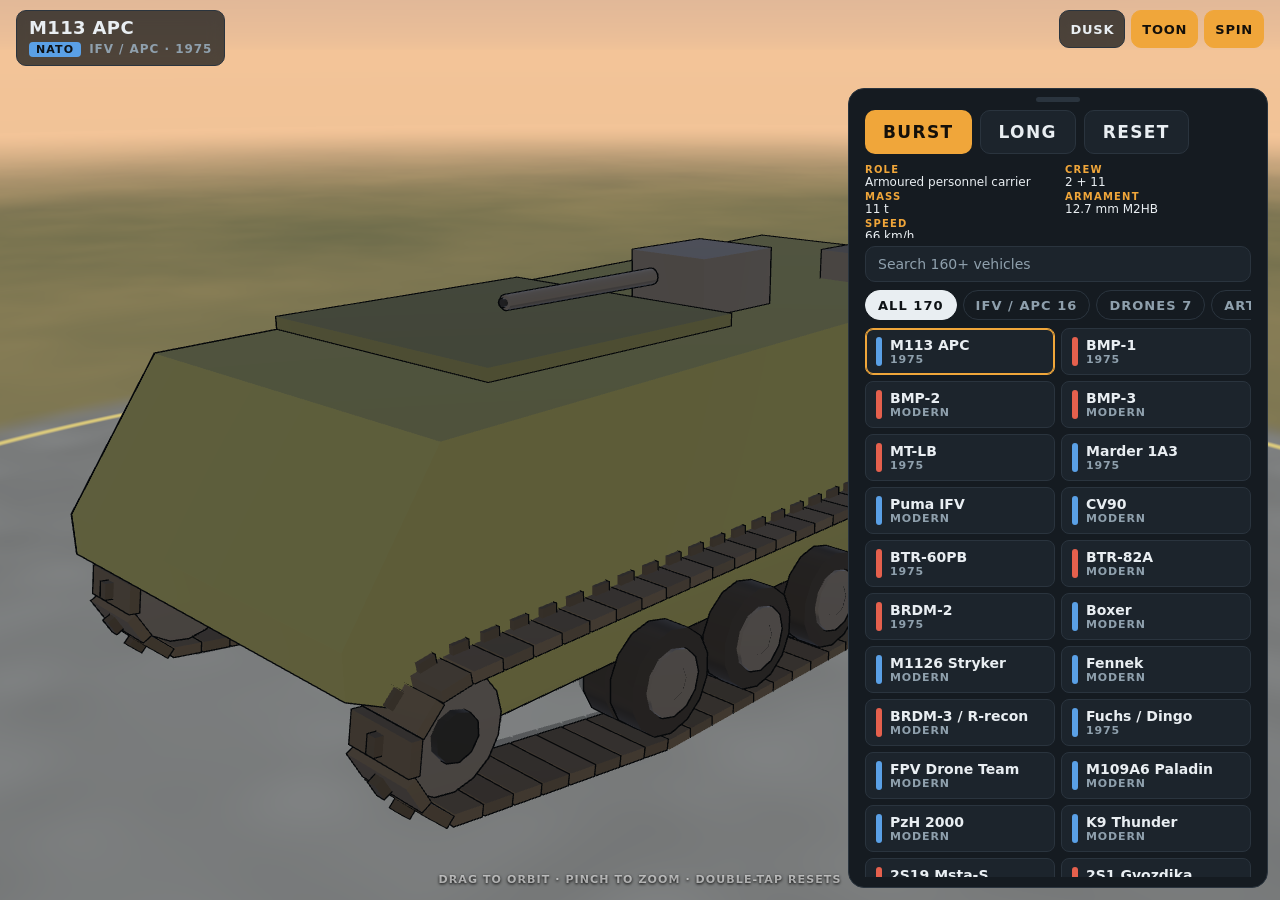
<file: unthinkable75/models/index.html>
<!doctype html><html lang="en"><head><meta charset="utf-8"><meta name="viewport" content="width=device-width,initial-scale=1,viewport-fit=cover">
<title>Unthinkable Motor Pool</title>
<style>/* Layout: full-bleed 3D stage; top name plate; bottom drawer with fleet list + action row */
:root{--bg:#0e1216;--panel:#151b21;--panel2:#1c242c;--line:#2a343e;--fg:#e9eef2;--mute:#8fa0ad;--acc:#f0a63a;--nato:#5aa0e6;--pact:#e5604d;--r:10px;--ui:'Barlow Condensed','Arial Narrow',system-ui,sans-serif;--body:'Barlow',system-ui,sans-serif}
:root{color-scheme:dark}
*{box-sizing:border-box}
html,body{margin:0;height:100%;background:var(--bg);color:var(--fg);font-family:var(--body);overflow:hidden}
body{padding-left:max(16px,env(safe-area-inset-left,0px));padding-right:max(16px,env(safe-area-inset-right,0px));padding-block:0}
#cv{position:fixed;inset:0;width:100%;height:100%;display:block;touch-action:none}
#top{position:fixed;left:0;right:0;top:env(safe-area-inset-top,0px);padding:10px max(16px,env(safe-area-inset-left,0px)) 0;pointer-events:none;display:flex;justify-content:space-between;align-items:flex-start;gap:12px}
#plate{max-width:calc(100% - 200px);background:rgba(14,18,22,.72);backdrop-filter:blur(8px);border:1px solid var(--line);border-radius:var(--r);padding:8px 12px;min-width:0;pointer-events:auto}
#plate h1{margin:0;font:700 18px/1.05 var(--ui);letter-spacing:.02em;text-transform:uppercase;overflow-wrap:anywhere}
#plate .meta{display:flex;gap:8px;align-items:center;margin-top:4px;font:600 12px var(--ui);letter-spacing:.08em;text-transform:uppercase;color:var(--mute)}
.chip{display:inline-block;padding:1px 7px;border-radius:4px;font:700 11px var(--ui);letter-spacing:.1em;color:#0e1216}
.chip.NATO{background:var(--nato)}.chip.PACT{background:var(--pact)}
#tools{display:flex;gap:6px;pointer-events:auto}
.ib{min-width:38px;height:38px;padding:0 10px;border-radius:var(--r);border:1px solid var(--line);background:rgba(14,18,22,.72);backdrop-filter:blur(8px);color:var(--fg);font:700 13px var(--ui);letter-spacing:.06em;text-transform:uppercase;cursor:pointer}
.ib.on{background:var(--acc);color:#14100a;border-color:var(--acc)}
.ib:focus-visible,.act:focus-visible,.row:focus-visible,.tab:focus-visible{outline:2px solid var(--acc);outline-offset:2px}
#drawer{position:fixed;left:0;right:0;bottom:0;height:44%;background:var(--panel);border-top:1px solid var(--line);border-radius:16px 16px 0 0;padding:8px max(16px,env(safe-area-inset-left,0px)) calc(10px + env(safe-area-inset-bottom,0px));display:flex;flex-direction:column;gap:8px;transition:transform .25s}
#drawer.min{transform:translateY(calc(100% - 118px - env(safe-area-inset-bottom,0px)))}
#drawer>*{flex:0 0 auto}#drawer>#list{flex:1 1 auto;min-height:60px}
@media(max-width:899px){#cv{height:56%}body.dmin #cv{height:100%}}
#grab{width:44px;height:5px;border-radius:3px;background:var(--line);margin:0 auto;border:0;padding:0;cursor:pointer}
#acts{display:flex;gap:8px;overflow-x:auto;padding-bottom:2px;scrollbar-width:none}
.act{flex:0 0 auto;height:44px;padding:0 18px;border-radius:var(--r);border:0;background:var(--acc);color:#14100a;font:700 17px var(--ui);letter-spacing:.08em;text-transform:uppercase;cursor:pointer}
.act.sec{background:var(--panel2);color:var(--fg);border:1px solid var(--line)}
.act:active{transform:scale(.97)}
#spec{display:grid;grid-template-columns:repeat(auto-fill,minmax(120px,1fr));gap:2px 14px;font-size:12px;max-height:74px;overflow-y:auto;color:var(--mute);min-width:0}
#spec b{display:block;font:700 10px var(--ui);letter-spacing:.12em;text-transform:uppercase;color:var(--acc)}
#spec span{color:var(--fg);overflow-wrap:anywhere}
#tabs{display:flex;gap:6px;overflow-x:auto;scrollbar-width:none}
.tab{flex:0 0 auto;height:30px;padding:0 12px;border-radius:15px;border:1px solid var(--line);background:transparent;color:var(--mute);font:700 13px var(--ui);letter-spacing:.08em;text-transform:uppercase;cursor:pointer}
.tab.on{background:var(--fg);color:var(--bg);border-color:var(--fg)}
#list{overflow-y:auto;display:grid;grid-template-columns:repeat(auto-fill,minmax(150px,1fr));gap:6px;min-height:0;padding-bottom:4px}
.row{display:flex;align-items:center;gap:8px;text-align:left;padding:8px 10px;border-radius:8px;border:1px solid var(--line);background:var(--panel2);color:var(--fg);font:600 14px var(--body);cursor:pointer;min-width:0}
.row i{width:6px;align-self:stretch;border-radius:3px;flex:0 0 auto}
.row i.NATO{background:var(--nato)}.row i.PACT{background:var(--pact)}
.row.on{border-color:var(--acc);box-shadow:inset 0 0 0 1px var(--acc)}
.row small{display:block;color:var(--mute);font:600 11px var(--ui);letter-spacing:.08em;text-transform:uppercase}
.row div{min-width:0;overflow-wrap:anywhere}
#hint{position:fixed;left:0;right:0;pointer-events:none;text-align:center;font:600 11px var(--ui);letter-spacing:.1em;text-transform:uppercase;color:rgba(255,255,255,.6);bottom:calc(44% + 6px);text-shadow:0 1px 3px #000}
@media(min-width:900px){#drawer{left:auto;right:12px;bottom:12px;width:420px;height:auto;max-height:calc(100% - 100px);border-radius:16px;border:1px solid var(--line)}#drawer.min{transform:none}#hint{bottom:14px}}
@media(prefers-reduced-motion:reduce){#drawer{transition:none}}
#q{height:36px;border-radius:var(--r);border:1px solid var(--line);background:var(--panel2);color:var(--fg);padding:0 12px;font:500 14px var(--body);min-width:0;width:100%}#q::placeholder{color:var(--mute)}#q:focus-visible{outline:2px solid var(--acc);outline-offset:1px}
</style></head><body>
<canvas id="cv"></canvas><div id="ui"></div>
<script>/* ---- a_build.js ---- */
'use strict';
/* ===== math ===== */
const D2R = Math.PI / 180;
const clamp = (x, a, b) => Math.max(a, Math.min(b, x));
const lerp = (a, b, t) => a + (b - a) * t;
const V3 = {
  add: (a, b) => [a[0] + b[0], a[1] + b[1], a[2] + b[2]],
  sub: (a, b) => [a[0] - b[0], a[1] - b[1], a[2] - b[2]],
  mul: (a, s) => [a[0] * s, a[1] * s, a[2] * s],
  dot: (a, b) => a[0] * b[0] + a[1] * b[1] + a[2] * b[2],
  cross: (a, b) => [a[1] * b[2] - a[2] * b[1], a[2] * b[0] - a[0] * b[2], a[0] * b[1] - a[1] * b[0]],
  len: a => Math.hypot(a[0], a[1], a[2]),
  norm: a => { const l = Math.hypot(a[0], a[1], a[2]) || 1; return [a[0] / l, a[1] / l, a[2] / l]; },
  lerp: (a, b, t) => [a[0] + (b[0] - a[0]) * t, a[1] + (b[1] - a[1]) * t, a[2] + (b[2] - a[2]) * t],
};
const M4 = {
  id() { const m = new Float32Array(16); m[0] = m[5] = m[10] = m[15] = 1; return m; },
  mul(a, b) {
    const o = new Float32Array(16);
    for (let c = 0; c < 4; c++) for (let r = 0; r < 4; r++)
      o[c * 4 + r] = a[r] * b[c * 4] + a[4 + r] * b[c * 4 + 1] + a[8 + r] * b[c * 4 + 2] + a[12 + r] * b[c * 4 + 3];
    return o;
  },
  T(x, y, z) { const m = M4.id(); m[12] = x; m[13] = y; m[14] = z; return m; },
  S(x, y, z) { const m = M4.id(); m[0] = x; m[5] = y; m[10] = z; return m; },
  Rx(d) { const c = Math.cos(d * D2R), s = Math.sin(d * D2R), m = M4.id(); m[5] = c; m[6] = s; m[9] = -s; m[10] = c; return m; },
  Ry(d) { const c = Math.cos(d * D2R), s = Math.sin(d * D2R), m = M4.id(); m[0] = c; m[2] = -s; m[8] = s; m[10] = c; return m; },
  Rz(d) { const c = Math.cos(d * D2R), s = Math.sin(d * D2R), m = M4.id(); m[0] = c; m[1] = s; m[4] = -s; m[5] = c; return m; },
  /* euler: pitch(x) yaw(y) roll(z) -> Ry*Rx*Rz */
  R(p, y, r) { let m = M4.Ry(y || 0); if (p) m = M4.mul(m, M4.Rx(p)); if (r) m = M4.mul(m, M4.Rz(r)); return m; },
  persp(fovy, asp, n, f) {
    const t = 1 / Math.tan(fovy * D2R / 2), m = new Float32Array(16);
    m[0] = t / asp; m[5] = t; m[10] = (f + n) / (n - f); m[11] = -1; m[14] = 2 * f * n / (n - f); return m;
  },
  lookAt(e, t, u) {
    const z = V3.norm(V3.sub(e, t)), x = V3.norm(V3.cross(u, z)), y = V3.cross(z, x), m = new Float32Array(16);
    m[0] = x[0]; m[4] = x[1]; m[8] = x[2]; m[12] = -V3.dot(x, e);
    m[1] = y[0]; m[5] = y[1]; m[9] = y[2]; m[13] = -V3.dot(y, e);
    m[2] = z[0]; m[6] = z[1]; m[10] = z[2]; m[14] = -V3.dot(z, e); m[15] = 1; return m;
  },
  /* model matrix looking along dir (z axis = dir) at pos */
  along(pos, dir, up) {
    const z = V3.norm(dir); up = up || [0, 1, 0];
    let x = V3.cross(up, z); if (V3.len(x) < 1e-4) x = V3.cross([1, 0, 0], z); x = V3.norm(x);
    const y = V3.cross(z, x), m = new Float32Array(16);
    m[0] = x[0]; m[1] = x[1]; m[2] = x[2]; m[4] = y[0]; m[5] = y[1]; m[6] = y[2];
    m[8] = z[0]; m[9] = z[1]; m[10] = z[2]; m[12] = pos[0]; m[13] = pos[1]; m[14] = pos[2]; m[15] = 1; return m;
  },
  xp(m, p) { return [m[0] * p[0] + m[4] * p[1] + m[8] * p[2] + m[12], m[1] * p[0] + m[5] * p[1] + m[9] * p[2] + m[13], m[2] * p[0] + m[6] * p[1] + m[10] * p[2] + m[14]]; },
  xd(m, d) { return [m[0] * d[0] + m[4] * d[1] + m[8] * d[2], m[1] * d[0] + m[5] * d[1] + m[9] * d[2], m[2] * d[0] + m[6] * d[1] + m[10] * d[2]]; },
  /* inverse transpose of upper 3x3 (normal matrix) as 9 array column-major */
  nrm(m) {
    const a = m[0], b = m[1], c = m[2], d = m[4], e = m[5], f = m[6], g = m[8], h = m[9], i = m[10];
    const A = e * i - f * h, B = -(d * i - f * g), C = d * h - e * g;
    const det = a * A + b * B + c * C || 1e-9, id = 1 / det;
    // inverse = adj/det ; transpose of inverse -> cofactor/det
    return [A * id, B * id, C * id,
      -(b * i - c * h) * id, (a * i - c * g) * id, -(a * h - b * g) * id,
      (b * f - c * e) * id, -(a * f - c * d) * id, (a * e - b * d) * id];
  },
  det3(m) { return m[0] * (m[5] * m[10] - m[6] * m[9]) - m[4] * (m[1] * m[10] - m[2] * m[9]) + m[8] * (m[1] * m[6] - m[2] * m[5]); },
};

/* ===== colours (hex -> linear rgb) ===== */
function rgb(c) {
  if (Array.isArray(c)) return c;
  if (typeof c === 'string') c = parseInt(c.replace('#', ''), 16);
  const r = ((c >> 16) & 255) / 255, g = ((c >> 8) & 255) / 255, b = (c & 255) / 255;
  return [Math.pow(r, 2.2), Math.pow(g, 2.2), Math.pow(b, 2.2)];
}
function shade(c, f) { c = rgb(c); return [c[0] * f, c[1] * f, c[2] * f]; }
function mix(a, b, t) { a = rgb(a); b = rgb(b); return [lerp(a[0], b[0], t), lerp(a[1], b[1], t), lerp(a[2], b[2], t)]; }

/* ===== polygon triangulation (ear clipping) ===== */
function triangulate(pts) {
  const n = pts.length; if (n < 3) return [];
  let area = 0; for (let i = 0; i < n; i++) { const a = pts[i], b = pts[(i + 1) % n]; area += a[0] * b[1] - b[0] * a[1]; }
  const idx = []; for (let i = 0; i < n; i++) idx.push(i); if (area < 0) idx.reverse();
  const out = [];
  const cr = (a, b, c) => (b[0] - a[0]) * (c[1] - a[1]) - (b[1] - a[1]) * (c[0] - a[0]);
  const inT = (p, a, b, c) => cr(a, b, p) >= -1e-12 && cr(b, c, p) >= -1e-12 && cr(c, a, p) >= -1e-12;
  let guard = 0;
  while (idx.length > 3 && guard++ < 5000) {
    let ear = false;
    for (let i = 0; i < idx.length; i++) {
      const i0 = idx[(i + idx.length - 1) % idx.length], i1 = idx[i], i2 = idx[(i + 1) % idx.length];
      const a = pts[i0], b = pts[i1], c = pts[i2];
      if (cr(a, b, c) <= 1e-12) continue;
      let ok = true;
      for (let k = 0; k < idx.length; k++) { const j = idx[k]; if (j === i0 || j === i1 || j === i2) continue; if (inT(pts[j], a, b, c)) { ok = false; break; } }
      if (ok) { out.push([i0, i1, i2]); idx.splice(i, 1); ear = true; break; }
    }
    if (!ear) break;
  }
  if (idx.length === 3) out.push([idx[0], idx[1], idx[2]]);
  else for (let i = 1; i < idx.length - 1; i++) out.push([idx[0], idx[i], idx[i + 1]]);
  return out;
}

/* ===== geometry store ===== */
class Geo {
  constructor() { this.P = []; this.N = []; this.C = []; this.Mt = []; this.I = []; this.n = 0; this.buf = null; }
  vert(p, n, c, m) { this.P.push(p[0], p[1], p[2]); this.N.push(n[0], n[1], n[2]); this.C.push(c[0], c[1], c[2]); this.Mt.push(m); return this.n++; }
  tri(a, b, c) { this.I.push(a, b, c); }
  bake() {
    const P = this.P, N = this.N, I = this.I, n = this.n;
    // winding fix against vertex normals
    for (let t = 0; t < I.length; t += 3) {
      const a = I[t] * 3, b = I[t + 1] * 3, c = I[t + 2] * 3;
      const ux = P[b] - P[a], uy = P[b + 1] - P[a + 1], uz = P[b + 2] - P[a + 2];
      const vx = P[c] - P[a], vy = P[c + 1] - P[a + 1], vz = P[c + 2] - P[a + 2];
      const gx = uy * vz - uz * vy, gy = uz * vx - ux * vz, gz = ux * vy - uy * vx;
      const nx = N[a] + N[b] + N[c], ny = N[a + 1] + N[b + 1] + N[c + 1], nz = N[a + 2] + N[b + 2] + N[c + 2];
      if (gx * nx + gy * ny + gz * nz < 0) { const k = I[t + 1]; I[t + 1] = I[t + 2]; I[t + 2] = k; }
    }
    // outline normals: weld by position
    const on = new Float32Array(n * 3), map = new Map();
    for (let i = 0; i < n; i++) {
      const k = Math.round(P[i * 3] * 400) + ',' + Math.round(P[i * 3 + 1] * 400) + ',' + Math.round(P[i * 3 + 2] * 400);
      let e = map.get(k); if (!e) { e = [0, 0, 0]; map.set(k, e); }
      e[0] += N[i * 3]; e[1] += N[i * 3 + 1]; e[2] += N[i * 3 + 2];
    }
    for (let i = 0; i < n; i++) {
      const k = Math.round(P[i * 3] * 400) + ',' + Math.round(P[i * 3 + 1] * 400) + ',' + Math.round(P[i * 3 + 2] * 400);
      const e = map.get(k), l = Math.hypot(e[0], e[1], e[2]) || 1;
      on[i * 3] = e[0] / l; on[i * 3 + 1] = e[1] / l; on[i * 3 + 2] = e[2] / l;
    }
    const V = new Float32Array(n * 13);
    for (let i = 0; i < n; i++) {
      const o = i * 13;
      V[o] = P[i * 3]; V[o + 1] = P[i * 3 + 1]; V[o + 2] = P[i * 3 + 2];
      V[o + 3] = N[i * 3]; V[o + 4] = N[i * 3 + 1]; V[o + 5] = N[i * 3 + 2];
      V[o + 6] = this.C[i * 3]; V[o + 7] = this.C[i * 3 + 1]; V[o + 8] = this.C[i * 3 + 2];
      V[o + 9] = this.Mt[i];
      V[o + 10] = on[i * 3]; V[o + 11] = on[i * 3 + 1]; V[o + 12] = on[i * 3 + 2];
    }
    this.V = V; this.Idx = new Uint32Array(I); this.baked = true;
    this.P = this.N = this.C = this.Mt = this.I = null;
  }
}

/* ===== Part: a node with geometry + runtime pose ===== */
class Part {
  constructor(model, name, parent, pivot) {
    this.model = model; this.name = name; this.parent = parent || null; this.pivot = pivot || [0, 0, 0];
    this.geo = new Geo(); this.children = [];
    this.rot = [0, 0, 0]; this.off = [0, 0, 0]; this.sc = [1, 1, 1]; this.vis = true; this.world = M4.id();
    this.stack = [M4.id()]; this.cc = rgb(0x808080); this.cm = 0; this.outline = true;
    if (parent) parent.children.push(this);
  }
  /* ---- state ---- */
  col(c, m) { this.cc = rgb(c); if (m !== undefined) this.cm = m; return this; }
  mat(m) { this.cm = m; return this; }
  push() { this.stack.push(this.stack[this.stack.length - 1]); return this; }
  pop() { this.stack.pop(); return this; }
  tr(x, y, z) { this._top(M4.T(x, y, z)); return this; }
  ro(x, y, z) { let m = M4.id(); if (y) m = M4.mul(m, M4.Ry(y)); if (x) m = M4.mul(m, M4.Rx(x)); if (z) m = M4.mul(m, M4.Rz(z)); this._top(m); return this; }
  sca(x, y, z) { this._top(M4.S(x, y === undefined ? x : y, z === undefined ? x : z)); return this; }
  _top(m) { const s = this.stack; s[s.length - 1] = M4.mul(s[s.length - 1], m); }
  mir(fn) { fn(); this.push(); this.sca(-1, 1, 1); fn(); this.pop(); return this; }
  /* ---- emit ---- */
  _M(o) {
    let m = this.stack[this.stack.length - 1];
    if (o) {
      if (o.t) m = M4.mul(m, M4.T(o.t[0], o.t[1], o.t[2]));
      if (o.r) { const r = o.r; m = M4.mul(m, M4.mul(M4.Ry(r[1] || 0), M4.mul(M4.Rx(r[0] || 0), M4.Rz(r[2] || 0)))); }
      if (o.s) m = M4.mul(m, M4.S(o.s[0], o.s[1], o.s[2]));
    }
    return m;
  }
  _emit(P, N, I, o, extraM) {
    o = o || {};
    let m = this._M(o); if (extraM) m = M4.mul(m, extraM);
    const nm = M4.nrm(m), g = this.geo, c = o.c !== undefined ? rgb(o.c) : this.cc, mt = o.m !== undefined ? o.m : this.cm;
    const base = g.n, cnt = P.length / 3;
    for (let i = 0; i < cnt; i++) {
      const x = P[i * 3], y = P[i * 3 + 1], z = P[i * 3 + 2], nx = N[i * 3], ny = N[i * 3 + 1], nz = N[i * 3 + 2];
      const q = [m[0] * x + m[4] * y + m[8] * z + m[12], m[1] * x + m[5] * y + m[9] * z + m[13], m[2] * x + m[6] * y + m[10] * z + m[14]];
      let n = [nm[0] * nx + nm[3] * ny + nm[6] * nz, nm[1] * nx + nm[4] * ny + nm[7] * nz, nm[2] * nx + nm[5] * ny + nm[8] * nz];
      const l = Math.hypot(n[0], n[1], n[2]) || 1; n = [n[0] / l, n[1] / l, n[2] / l];
      g.vert(q, n, c, mt);
    }
    for (let i = 0; i < I.length; i += 3) g.tri(base + I[i], base + I[i + 1], base + I[i + 2]);
    return this;
  }
  /* ---- primitives ---- */
  box(x, y, z, w, h, d, o) {
    const P = [], N = [], I = [], H = [w / 2, h / 2, d / 2];
    for (let a = 0; a < 3; a++) for (let s = -1; s <= 1; s += 2) {
      const u = (a + 1) % 3, v = (a + 2) % 3, base = P.length / 3;
      for (const [su, sv] of [[-1, -1], [1, -1], [1, 1], [-1, 1]]) {
        const p = [0, 0, 0]; p[a] = s * H[a]; p[u] = su * H[u]; p[v] = sv * H[v];
        P.push(p[0] + x, p[1] + y, p[2] + z); const n = [0, 0, 0]; n[a] = s; N.push(n[0], n[1], n[2]);
      }
      I.push(base, base + 1, base + 2, base, base + 2, base + 3);
    }
    return this._emit(P, N, I, o);
  }
  /* general frustum box: bottom w0,d0 -> top w1,d1 (centre x,y,z is the bottom centre) */
  frus(x, y, z, w0, d0, w1, d1, h, o) {
    o = o || {}; const dx = o.dx || 0, dz = o.dz || 0;
    const b = [[-w0 / 2, -d0 / 2], [w0 / 2, -d0 / 2], [w0 / 2, d0 / 2], [-w0 / 2, d0 / 2]];
    const t = [[-w1 / 2 + dx, -d1 / 2 + dz], [w1 / 2 + dx, -d1 / 2 + dz], [w1 / 2 + dx, d1 / 2 + dz], [-w1 / 2 + dx, d1 / 2 + dz]];
    const P = [], N = [], I = [];
    const ctr = [dx / 2, h / 2, dz / 2];
    const quad = (a, b2, c, d) => {
      let n = V3.norm(V3.cross(V3.sub(b2, a), V3.sub(d, a))); const base = P.length / 3;
      const mid = V3.mul(V3.add(V3.add(a, b2), V3.add(c, d)), 0.25);
      if (V3.dot(n, V3.sub(mid, ctr)) < 0) n = V3.mul(n, -1);
      for (const p of [a, b2, c, d]) { P.push(p[0] + x, p[1] + y, p[2] + z); N.push(n[0], n[1], n[2]); }
      I.push(base, base + 1, base + 2, base, base + 2, base + 3);
    };
    const B = b.map(p => [p[0], 0, p[1]]), T = t.map(p => [p[0], h, p[1]]);
    for (let i = 0; i < 4; i++) { const j = (i + 1) % 4; quad(B[i], B[j], T[j], T[i]); }
    quad(T[0], T[1], T[2], T[3]); quad(B[3], B[2], B[1], B[0]);
    return this._emit(P, N, I, o);
  }
  /* revolve profile [[r,y],..] around Y. o.n segments, o.sm smooth joints */
  lat(prof, o) {
    o = o || {}; const n = o.n || 16, P = [], N = [], I = [];
    const segN = [];
    for (let j = 0; j < prof.length - 1; j++) {
      const dr = prof[j + 1][0] - prof[j][0], dy = prof[j + 1][1] - prof[j][1], l = Math.hypot(dr, dy) || 1;
      segN.push([dy / l, -dr / l]);
    }
    const ringN = j => { // smooth normal at profile vertex j
      const a = segN[Math.max(0, j - 1)], b = segN[Math.min(segN.length - 1, j)];
      const x = a[0] + b[0], y = a[1] + b[1], l = Math.hypot(x, y) || 1; return [x / l, y / l];
    };
    for (let j = 0; j < prof.length - 1; j++) {
      const l0 = Math.hypot(prof[j][0] - prof[j + 1][0], prof[j][1] - prof[j + 1][1]); if (l0 < 1e-9) continue;
      const base = P.length / 3;
      for (let k = 0; k <= 1; k++) {
        const pv = prof[j + k], nn = o.sm ? ringN(j + k) : segN[j];
        for (let i = 0; i <= n; i++) {
          const a = i / n * Math.PI * 2, c = Math.cos(a), s = Math.sin(a);
          P.push(pv[0] * c, pv[1], pv[0] * s); N.push(nn[0] * c, nn[1], nn[0] * s);
        }
      }
      for (let i = 0; i < n; i++) { const a = base + i, b = base + i + 1, c = base + n + 1 + i, d = base + n + 1 + i + 1; I.push(a, b, d, a, d, c); }
    }
    return this._emit(P, N, I, o);
  }
  /* cylinder / cone. axis o.ax: 'z' (default) 'y' 'x'. r1 = far radius. */
  cyl(x, y, z, r, len, o) {
    o = o || {}; const r1 = o.r1 === undefined ? r : o.r1, ax = o.ax || 'z';
    const prof = o.cap === false ? [[r, -len / 2], [r1, len / 2]] : [[0, -len / 2], [r, -len / 2], [r1, len / 2], [0, len / 2]];
    const oo = Object.assign({}, o, { t: [x, y, z] });
    // build via lathe then orient
    const tmp = new Part(null, 'tmp'); tmp.cc = this.cc; tmp.cm = this.cm; tmp.lat(prof, { n: o.n || 14, c: o.c, m: o.m });
    const g = tmp.geo; const P = g.P.slice(), N = g.N.slice(), I = g.I.slice();
    let am = M4.id(); if (ax === 'z') am = M4.Rx(90); else if (ax === 'x') am = M4.Rz(-90);
    // transform local points by axis rotation first
    const P2 = [], N2 = [];
    for (let i = 0; i < P.length / 3; i++) {
      const p = M4.xp(am, [P[i * 3], P[i * 3 + 1], P[i * 3 + 2]]), n = M4.xd(am, [N[i * 3], N[i * 3 + 1], N[i * 3 + 2]]);
      P2.push(p[0], p[1], p[2]); N2.push(n[0], n[1], n[2]);
    }
    return this._emit(P2, N2, I, oo);
  }
  sph(x, y, z, r, o) {
    o = o || {}; const m = o.k || 8, prof = [];
    for (let i = 0; i <= m; i++) { const a = (-90 + 180 * i / m) * D2R; prof.push([Math.max(0, r * Math.cos(a)), r * Math.sin(a)]); }
    return this.lat(prof, Object.assign({ sm: true, n: o.n || 14 }, o, { t: [x, y, z].map((v, i) => v + ((o.t || [0, 0, 0])[i])) }));
  }
  /* extrude polygon. ax 'x': poly [[z,y]] extruded along x (centred, depth); 'y': poly [[x,z]] from y0 up by depth; 'z': poly [[x,y]] along z centred.
     o.tp far-end scale (taper), o.off [du,dv] far-end shift, o.sm smooth wall normals, o.x/o.y/o.z offsets via o.t */
  ext(poly, depth, o) {
    o = o || {}; const ax = o.ax || 'x', tp = o.tp === undefined ? 1 : o.tp, off = o.off || [0, 0], n = poly.length;
    let a0, a1; if (ax === 'y') { a0 = o.y0 || 0; a1 = a0 + depth; } else { a0 = -depth / 2; a1 = depth / 2; }
    let cu = 0, cv = 0; for (const p of poly) { cu += p[0]; cv += p[1]; } cu /= n; cv /= n;
    let area = 0; for (let i = 0; i < n; i++) { const a = poly[i], b = poly[(i + 1) % n]; area += a[0] * b[1] - b[0] * a[1]; }
    const sg = area >= 0 ? 1 : -1;
    const map = (u, v, a) => ax === 'x' ? [a, v, u] : ax === 'y' ? [u, a, v] : [u, v, a];
    const B = poly.map(p => map(p[0], p[1], a0)), F = poly.map(p => map(cu + (p[0] - cu) * tp + off[0], cv + (p[1] - cv) * tp + off[1], a1));
    const P = [], N = [], I = [];
    const faceN = [];
    for (let i = 0; i < n; i++) {
      const j = (i + 1) % n, e = V3.sub(B[j], B[i]), w = V3.sub(F[i], B[i]);
      let nn = V3.norm(V3.cross(e, w));
      if (V3.len(V3.cross(e, w)) < 1e-9) nn = [0, 0, 0];
      const du = poly[j][0] - poly[i][0], dv = poly[j][1] - poly[i][1];
      const out2 = map(sg * dv, -sg * du, 0); const outv = [out2[0], out2[1], out2[2]];
      if (ax === 'x') { outv[0] = 0; } else if (ax === 'y') { outv[1] = 0; } else { outv[2] = 0; }
      if (V3.dot(nn, outv) < 0) nn = V3.mul(nn, -1);
      faceN.push(nn);
    }
    if (o.sm) {
      const vn = []; for (let i = 0; i < n; i++) { const a = faceN[(i + n - 1) % n], b = faceN[i]; vn.push(V3.norm(V3.add(a, b))); }
      const base = P.length / 3;
      for (let i = 0; i < n; i++) { P.push(...B[i]); N.push(...vn[i]); }
      for (let i = 0; i < n; i++) { P.push(...F[i]); N.push(...vn[i]); }
      for (let i = 0; i < n; i++) { const j = (i + 1) % n; I.push(base + i, base + j, base + n + j, base + i, base + n + j, base + n + i); }
    } else {
      for (let i = 0; i < n; i++) {
        const j = (i + 1) % n, base = P.length / 3, nn = faceN[i];
        for (const p of [B[i], B[j], F[j], F[i]]) { P.push(...p); N.push(...nn); }
        I.push(base, base + 1, base + 2, base, base + 2, base + 3);
      }
    }
    const tris = triangulate(poly);
    const axv = ax === 'x' ? [1, 0, 0] : ax === 'y' ? [0, 1, 0] : [0, 0, 1];
    if (!o.nocap0) { const base = P.length / 3; for (const p of B) { P.push(...p); N.push(-axv[0], -axv[1], -axv[2]); } for (const t of tris) I.push(base + t[0], base + t[1], base + t[2]); }
    if (!o.nocap1) { const base = P.length / 3; for (const p of F) { P.push(...p); N.push(...axv); } for (const t of tris) I.push(base + t[0], base + t[1], base + t[2]); }
    return this._emit(P, N, I, o);
  }
  /* loft rounded sections along z. secs: [{z,w,h,y,x,n,pts}], o.k ring points, o.cap0/cap1 */
  lof(secs, o) {
    o = o || {}; const K = o.k || 20, S = secs.length, P = [], N = [], I = [];
    const ring = (s) => {
      const out = [];
      if (s.pts) { for (const p of s.pts) out.push([p[0] + (s.x || 0), p[1]]); return out; }
      const e = 2 / (s.n || 2.4);
      for (let i = 0; i < K; i++) {
        const a = i / K * Math.PI * 2, c = Math.cos(a), sn = Math.sin(a);
        const px = Math.sign(c) * Math.pow(Math.abs(c), e) * s.w / 2 + (s.x || 0);
        let py = Math.sign(sn) * Math.pow(Math.abs(sn), e) * s.h / 2 + (s.y || 0);
        if (s.flat && sn < 0) py = (s.y || 0) - s.h / 2; // flat bottom
        out.push([px, py]);
      }
      return out;
    };
    const R = secs.map(ring), kk = R[0].length;
    const Pos = []; for (let s = 0; s < S; s++) for (let i = 0; i < kk; i++) Pos.push([R[s][i][0], R[s][i][1], secs[s].z]);
    const nrm = Pos.map(() => [0, 0, 0]);
    const id = (s, i) => s * kk + ((i + kk) % kk);
    for (let s = 0; s < S - 1; s++) for (let i = 0; i < kk; i++) {
      const a = id(s, i), b = id(s, i + 1), c = id(s + 1, i + 1), d = id(s + 1, i);
      const e1 = V3.sub(Pos[b], Pos[a]), e2 = V3.sub(Pos[d], Pos[a]); let fn = V3.cross(e1, e2);
      const ctr = [secs[s].x || 0, secs[s].y || 0, secs[s].z]; const mid = V3.sub(Pos[a], ctr); mid[2] = 0;
      if (V3.dot(fn, mid) < 0) fn = V3.mul(fn, -1);
      for (const v of [a, b, c, d]) { nrm[v][0] += fn[0]; nrm[v][1] += fn[1]; nrm[v][2] += fn[2]; }
      I.push(a, b, c, a, c, d);
    }
    for (let i = 0; i < Pos.length; i++) { P.push(...Pos[i]); const nn = V3.norm(nrm[i]); N.push(...nn); }
    const cap = (s, dir) => {
      const base = P.length / 3, c = [secs[s].x || 0, secs[s].y || 0, secs[s].z];
      P.push(...c); N.push(0, 0, dir);
      for (let i = 0; i < kk; i++) { P.push(...Pos[id(s, i)]); N.push(0, 0, dir); }
      for (let i = 0; i < kk; i++) I.push(base, base + 1 + i, base + 1 + ((i + 1) % kk));
    };
    if (o.cap0) cap(0, -1); if (o.cap1) cap(S - 1, 1);
    return this._emit(P, N, I, o);
  }
  /* planar polygon in 3D, optionally double sided */
  poly(pts, o) {
    o = o || {}; const n = pts.length;
    let nn = [0, 0, 0]; for (let i = 0; i < n; i++) { const a = pts[i], b = pts[(i + 1) % n]; nn[0] += (a[1] - b[1]) * (a[2] + b[2]); nn[1] += (a[2] - b[2]) * (a[0] + b[0]); nn[2] += (a[0] - b[0]) * (a[1] + b[1]); }
    nn = V3.norm(nn); const ax = Math.abs(nn[0]) > Math.abs(nn[1]) && Math.abs(nn[0]) > Math.abs(nn[2]) ? 0 : (Math.abs(nn[1]) > Math.abs(nn[2]) ? 1 : 2);
    const p2 = pts.map(p => ax === 0 ? [p[1], p[2]] : ax === 1 ? [p[0], p[2]] : [p[0], p[1]]);
    const tris = triangulate(p2), P = [], N = [], I = [];
    for (const p of pts) { P.push(...p); N.push(...nn); }
    for (const t of tris) I.push(t[0], t[1], t[2]);
    if (o.two) { const b = n; for (const p of pts) { P.push(...p); N.push(-nn[0], -nn[1], -nn[2]); } for (const t of tris) I.push(b + t[0], b + t[1], b + t[2]); }
    return this._emit(P, N, I, o);
  }
  /* wheel with tyre + hub, axis X. */
  wheel(x, y, z, r, w, o) {
    o = o || {}; const tc = o.tire !== undefined ? o.tire : 0x1b1b1b, hc = o.hub !== undefined ? o.hub : this.cc;
    this.cyl(x, y, z, r, w, { ax: 'x', c: tc, m: 0, n: o.n || 16 });
    this.cyl(x + Math.sign(x || 1) * w * 0.52, y, z, r * 0.62, w * 0.1, { ax: 'x', c: hc, m: 1, n: o.n || 16 });
    return this;
  }
  finish() { if (!this.geo.baked && this.geo.n) this.geo.bake(); else if (!this.geo.baked) { this.geo.V = new Float32Array(0); this.geo.Idx = new Uint32Array(0); this.geo.baked = true; } return this; }
}

/* ===== model ===== */
class Model {
  constructor(id) { this.id = id; this.parts = []; this.anchors = {}; this.xf = M4.id(); this.meta = {}; this.root = null; }
  part(name, parent, pivot) { const p = new Part(this, name, parent, pivot); this.parts.push(p); if (!this.root) this.root = p; return p; }
  anchor(name, part, pos, dir) { this.anchors[name] = { part, pos, dir: dir || [0, 0, 1] }; return this; }
  find(name) { return this.parts.find(p => p.name === name); }
  updateWorld() {
    for (const p of this.parts) {
      const base = p.parent ? p.parent.world : this.xf;
      let m = M4.mul(base, M4.T(p.pivot[0] + p.off[0], p.pivot[1] + p.off[1], p.pivot[2] + p.off[2]));
      if (p.rot[0] || p.rot[1] || p.rot[2]) m = M4.mul(m, M4.R(p.rot[0], p.rot[1], p.rot[2]));
      if (p.sc[0] !== 1 || p.sc[1] !== 1 || p.sc[2] !== 1) m = M4.mul(m, M4.S(p.sc[0], p.sc[1], p.sc[2]));
      p.world = m;
    }
  }
  aw(name) { const a = this.anchors[name]; if (!a) return null; return { p: M4.xp(a.part.world, a.pos), d: V3.norm(M4.xd(a.part.world, a.dir)) }; }
  finish() {
    for (const p of this.parts) p.finish();
    // bbox at rest
    const saved = this.xf; this.xf = M4.id();
    for (const p of this.parts) { p.rot = p.rot.slice(); }
    this.updateWorld();
    let mn = [1e9, 1e9, 1e9], mx = [-1e9, -1e9, -1e9];
    for (const p of this.parts) {
      const V = p.geo.V; if (!V || !V.length) continue;
      for (let i = 0; i < V.length; i += 13) {
        const q = M4.xp(p.world, [V[i], V[i + 1], V[i + 2]]);
        for (let k = 0; k < 3; k++) { if (q[k] < mn[k]) mn[k] = q[k]; if (q[k] > mx[k]) mx[k] = q[k]; }
      }
    }
    this.bmin = mn; this.bmax = mx; this.xf = saved;
    this.size = V3.sub(mx, mn); this.radius = V3.len(this.size) / 2; this.center = V3.mul(V3.add(mn, mx), 0.5);
    return this;
  }
}

/* ---- b_gl.js ---- */
'use strict';
/* ===== shaders ===== */
const SH = {};
SH.mainV = `
attribute vec3 aPos; attribute vec3 aNrm; attribute vec3 aCol; attribute float aMat; attribute vec3 aON;
uniform mat4 uVP; uniform mat4 uM; uniform float uOut; uniform vec3 uCam;
varying vec3 vN; varying vec3 vCol; varying float vMat; varying vec3 vW;
void main(){
  vec4 w = uM * vec4(aPos,1.0);
  vec3 wn = mat3(uM)*aNrm;
  if(uOut>0.0){ vec3 on = normalize(mat3(uM)*aON); float d = length(uCam-w.xyz); w.xyz += on*uOut*d; }
  vW=w.xyz; vN=wn; vCol=aCol; vMat=aMat;
  gl_Position = uVP*w;
}`;
SH.mainF = `
precision highp float;
varying vec3 vN; varying vec3 vCol; varying float vMat; varying vec3 vW;
uniform vec3 uSun; uniform vec3 uCam; uniform vec3 uSky; uniform vec3 uGnd; uniform vec3 uSunCol;
uniform float uFlash; uniform float uMode; uniform float uToon; uniform vec4 uTint; uniform vec3 uOutC;
uniform float uWater; uniform float uBase; uniform float uShA;
void main(){
  if(uMode>1.5){ gl_FragColor=vec4(0.02,0.03,0.05,uShA); return; }
  if(uMode>0.5){ gl_FragColor=vec4(uOutC,1.0); return; }
  vec3 N = normalize(vN); vec3 V = normalize(uCam-vW); vec3 L = normalize(uSun);
  float nl = dot(N,L); float diff = max(nl,0.0);
  if(uToon>0.5){ diff = smoothstep(-0.02,0.1,nl)*0.5 + smoothstep(0.42,0.56,nl)*0.5; }
  float hemi = N.y*0.5+0.5;
  vec3 amb = mix(uGnd,uSky,hemi);
  float ao = mix(0.6,1.0,smoothstep(0.0,0.9,vW.y-uBase));
  vec3 col;
  float fr = pow(1.0-max(dot(N,V),0.0),3.0);
  if(vMat>1.5 && vMat<2.5){ col = vCol*1.7; }
  else {
    col = vCol*(amb*0.95*ao + uSunCol*diff*1.0);
    vec3 H = normalize(L+V); float sp = pow(max(dot(N,H),0.0),56.0);
    if(vMat>0.5 && vMat<1.5){ col += uSunCol*sp*0.32*step(0.0,nl) + uSky*fr*0.10; }
    else if(vMat>2.5){ col = vCol*0.35*amb + uSunCol*sp*1.4*step(0.0,nl) + uSky*(0.22+fr*0.55); }
    col += uSky*fr*0.05;
  }
  col += vec3(uFlash)*(0.5+0.5*max(nl,0.0));
  if(uWater>-1000.0){ float dep = clamp((uWater-vW.y)/max(uBase,0.001),0.0,1.0); col = mix(col, vec3(0.01,0.09,0.13), dep*0.78); }
  col = mix(col,uTint.rgb,uTint.a);
  col = col/(1.0+col*0.12);
  col = pow(col,vec3(1.0/2.2));
  gl_FragColor = vec4(col,1.0);
}`;
SH.groundV = `
attribute vec3 aPos; uniform mat4 uVP; uniform float uSize; varying vec3 vW;
void main(){ vec3 w = vec3(aPos.x*uSize, 0.0, aPos.z*uSize); vW=w; gl_Position=uVP*vec4(w,1.0); }`;
SH.groundF = `
precision highp float; varying vec3 vW;
uniform vec3 uC1; uniform vec3 uC2; uniform vec3 uFog; uniform float uSize; uniform float uPad; uniform vec3 uCam; uniform float uTheme;
float h(vec2 p){ return fract(sin(dot(p,vec2(127.1,311.7)))*43758.5453); }
float n(vec2 p){ vec2 i=floor(p), f=fract(p); f=f*f*(3.0-2.0*f);
  return mix(mix(h(i),h(i+vec2(1,0)),f.x),mix(h(i+vec2(0,1)),h(i+vec2(1,1)),f.x),f.y); }
void main(){
  vec2 p = vW.xz/uSize*14.0;
  float t = n(p)*0.55+n(p*2.3)*0.3+n(p*6.1)*0.15;
  vec3 c = mix(uC1,uC2,t);
  float r = length(vW.xz);
  // tracks / pad
  float pad = 1.0-smoothstep(uPad,uPad*1.12,r);
  vec3 padC = vec3(0.20,0.21,0.22)*(0.9+0.2*n(p*9.0));
  c = mix(c,padC,pad*0.92);
  float ring = smoothstep(uPad*0.985,uPad,r)*(1.0-smoothstep(uPad,uPad*1.015,r));
  c = mix(c,vec3(0.85,0.7,0.2),ring*0.8);
  float d = length(vW-uCam);
  float fog = smoothstep(uSize*0.35,uSize*1.0,r);
  c = mix(c,uFog,fog);
  c = pow(c,vec3(1.0/2.2));
  gl_FragColor = vec4(c,1.0);
}`;
SH.waterV = `
attribute vec3 aPos; uniform mat4 uVP; uniform float uSize; uniform float uT; uniform float uAmp; uniform vec3 uK; uniform vec2 uDrift;
varying vec3 vW; varying vec3 vN; varying float vH;
void main(){
  vec2 p = aPos.xz*uSize - uDrift;
  vec2 d1=vec2(0.82,0.57), d2=vec2(-0.47,0.88), d3=vec2(0.25,-0.97);
  float a1=dot(p,d1)*uK.x+uT*1.0, a2=dot(p,d2)*uK.y+uT*1.35, a3=dot(p,d3)*uK.z+uT*1.9;
  float hgt = uAmp*(sin(a1)+0.55*sin(a2)+0.28*sin(a3));
  vec2 g = uAmp*(cos(a1)*uK.x*d1 + 0.55*cos(a2)*uK.y*d2 + 0.28*cos(a3)*uK.z*d3);
  vec3 w = vec3(aPos.x*uSize,hgt,aPos.z*uSize); vW=w; vH=hgt; vN=normalize(vec3(-g.x,1.0,-g.y));
  gl_Position=uVP*vec4(w,1.0);
}`;
SH.waterF = `
precision highp float; varying vec3 vW; varying vec3 vN; varying float vH;
uniform vec3 uCam; uniform vec3 uSun; uniform vec3 uSunCol; uniform vec3 uDeep; uniform vec3 uShal; uniform vec3 uFog; uniform float uSize; uniform float uAmp; uniform float uAlpha;
void main(){
  vec3 N=normalize(vN); vec3 V=normalize(uCam-vW); vec3 L=normalize(uSun);
  float fr=pow(1.0-max(dot(N,V),0.0),4.0);
  vec3 c=mix(uDeep,uShal,clamp(0.5+vH/(uAmp*3.5),0.0,1.0));
  c=mix(c,vec3(0.55,0.72,0.85),fr*0.55);
  vec3 H=normalize(L+V); float sp=pow(max(dot(N,H),0.0),180.0);
  c+=uSunCol*sp*0.9;
  float foam=smoothstep(uAmp*2.15,uAmp*2.5,vH); c=mix(c,vec3(0.92),foam*0.5);
  float r=length(vW.xz); float fog=smoothstep(uSize*0.45,uSize,r); c=mix(c,uFog,fog);
  c=pow(c,vec3(1.0/2.2));
  gl_FragColor=vec4(c,mix(uAlpha,1.0,max(fr,fog)));
}`;
SH.skyV = `attribute vec2 aPos; varying vec2 vP; void main(){ vP=aPos; gl_Position=vec4(aPos,0.9999,1.0); }`;
SH.skyF = `
precision highp float; varying vec2 vP;
uniform vec3 uF; uniform vec3 uR; uniform vec3 uU; uniform vec2 uTan; uniform vec3 uTop; uniform vec3 uHor; uniform vec3 uSun; uniform vec3 uSunCol;
void main(){
  vec3 d = normalize(uF + uR*vP.x*uTan.x + uU*vP.y*uTan.y);
  float t = clamp(d.y,0.0,1.0);
  vec3 c = mix(uHor,uTop,pow(t,0.55));
  if(d.y<0.0) c = uHor*(1.0+d.y*0.3);
  float s = max(dot(d,normalize(uSun)),0.0);
  c += uSunCol*(pow(s,600.0)*2.0+pow(s,28.0)*0.28);
  c=pow(c,vec3(1.0/2.2));
  gl_FragColor=vec4(c,1.0);
}`;
SH.partV = `
attribute vec3 aC; attribute vec2 aK; attribute float aS; attribute float aR; attribute vec4 aCol; attribute float aT;
uniform mat4 uVP; uniform vec3 uRight; uniform vec3 uUp; varying vec2 vUV; varying vec4 vCol;
void main(){
  float c=cos(aR), s=sin(aR); vec2 k=vec2(aK.x*c-aK.y*s, aK.x*s+aK.y*c);
  vec3 w = aC + (uRight*k.x+uUp*k.y)*aS;
  vUV = vec2((aK.x*0.5+0.5)*0.97+0.015+aT, (aK.y*0.5+0.5)*0.97+0.015)*vec2(0.25,1.0); vCol=aCol;
  gl_Position=uVP*vec4(w,1.0);
}`;
SH.partF = `
precision highp float; varying vec2 vUV; varying vec4 vCol; uniform sampler2D uTex; uniform float uAdd;
void main(){ vec4 t=texture2D(uTex,vUV); float a=t.a*vCol.a; if(a<0.004) discard;
  vec3 c = vCol.rgb*(uAdd>0.5?1.0:(0.55+0.45*t.r));
  gl_FragColor=vec4(c,a); }`;

/* ===== renderer ===== */
class Renderer {
  constructor(canvas) {
    this.cv = canvas;
    const opt = { antialias: true, stencil: true, alpha: false, preserveDrawingBuffer: true, powerPreference: 'high-performance' };
    this.gl = canvas.getContext('webgl', opt) || canvas.getContext('experimental-webgl', opt);
    const gl = this.gl; this.ok = !!gl; if (!gl) return;
    gl.getExtension('OES_element_index_uint');
    this.pMain = this.prog(SH.mainV, SH.mainF); this.pGround = this.prog(SH.groundV, SH.groundF);
    this.pWater = this.prog(SH.waterV, SH.waterF); this.pSky = this.prog(SH.skyV, SH.skyF); this.pPart = this.prog(SH.partV, SH.partF);
    this.mkGround(); this.mkWater(); this.mkSky(); this.mkAtlas();
    this.pvb = gl.createBuffer(); this.pib = gl.createBuffer();
    this.maxP = 9000; this.pbuf = new Float32Array(this.maxP * 4 * 12);
    const idx = new Uint16Array(this.maxP * 6); for (let i = 0; i < this.maxP; i++) { const a = i * 4; idx.set([a, a + 1, a + 2, a, a + 2, a + 3], i * 6); }
    gl.bindBuffer(gl.ELEMENT_ARRAY_BUFFER, this.pib); gl.bufferData(gl.ELEMENT_ARRAY_BUFFER, idx, gl.STATIC_DRAW);
    this.W = 1; this.H = 1;
  }
  prog(vs, fs) {
    const gl = this.gl, mk = (t, s) => { const sh = gl.createShader(t); gl.shaderSource(sh, s); gl.compileShader(sh); if (!gl.getShaderParameter(sh, gl.COMPILE_STATUS)) throw new Error(gl.getShaderInfoLog(sh) + '\n' + s); return sh; };
    const p = gl.createProgram(); gl.attachShader(p, mk(gl.VERTEX_SHADER, vs)); gl.attachShader(p, mk(gl.FRAGMENT_SHADER, fs)); gl.linkProgram(p);
    if (!gl.getProgramParameter(p, gl.LINK_STATUS)) throw new Error(gl.getProgramInfoLog(p));
    p.u = {}; const n = gl.getProgramParameter(p, gl.ACTIVE_UNIFORMS);
    for (let i = 0; i < n; i++) { const a = gl.getActiveUniform(p, i); p.u[a.name] = gl.getUniformLocation(p, a.name); }
    p.a = {}; const m = gl.getProgramParameter(p, gl.ACTIVE_ATTRIBUTES);
    for (let i = 0; i < m; i++) { const a = gl.getActiveAttrib(p, i); p.a[a.name] = gl.getAttribLocation(p, a.name); }
    return p;
  }
  mkGround() {
    const gl = this.gl, P = [], I = [], seg = 72, rings = 10;
    P.push(0, 0, 0);
    for (let r = 1; r <= rings; r++) for (let i = 0; i < seg; i++) { const a = i / seg * Math.PI * 2, rr = Math.pow(r / rings, 1.0); P.push(Math.cos(a) * rr, 0, Math.sin(a) * rr); }
    for (let i = 0; i < seg; i++) I.push(0, 1 + i, 1 + (i + 1) % seg);
    for (let r = 1; r < rings; r++) for (let i = 0; i < seg; i++) {
      const a = 1 + (r - 1) * seg + i, b = 1 + (r - 1) * seg + (i + 1) % seg, c = 1 + r * seg + i, d = 1 + r * seg + (i + 1) % seg;
      I.push(a, c, b, b, c, d);
    }
    this.gVB = gl.createBuffer(); gl.bindBuffer(gl.ARRAY_BUFFER, this.gVB); gl.bufferData(gl.ARRAY_BUFFER, new Float32Array(P), gl.STATIC_DRAW);
    this.gIB = gl.createBuffer(); gl.bindBuffer(gl.ELEMENT_ARRAY_BUFFER, this.gIB); gl.bufferData(gl.ELEMENT_ARRAY_BUFFER, new Uint16Array(I), gl.STATIC_DRAW); this.gN = I.length;
  }
  mkWater() {
    const gl = this.gl, N = 120, P = [], I = [];
    for (let z = 0; z <= N; z++) for (let x = 0; x <= N; x++) P.push(x / N * 2 - 1, 0, z / N * 2 - 1);
    for (let z = 0; z < N; z++) for (let x = 0; x < N; x++) { const a = z * (N + 1) + x, b = a + 1, c = a + N + 1, d = c + 1; I.push(a, c, b, b, c, d); }
    this.wVB = gl.createBuffer(); gl.bindBuffer(gl.ARRAY_BUFFER, this.wVB); gl.bufferData(gl.ARRAY_BUFFER, new Float32Array(P), gl.STATIC_DRAW);
    this.wIB = gl.createBuffer(); gl.bindBuffer(gl.ELEMENT_ARRAY_BUFFER, this.wIB); gl.bufferData(gl.ELEMENT_ARRAY_BUFFER, new Uint16Array(I), gl.STATIC_DRAW); this.wN = I.length;
  }
  mkSky() { const gl = this.gl; this.sVB = gl.createBuffer(); gl.bindBuffer(gl.ARRAY_BUFFER, this.sVB); gl.bufferData(gl.ARRAY_BUFFER, new Float32Array([-1, -1, 3, -1, -1, 3]), gl.STATIC_DRAW); }
  mkAtlas() {
    const gl = this.gl, S = 128, cv = document.createElement('canvas'); cv.width = S * 4; cv.height = S; const g = cv.getContext('2d');
    // 0 soft glow
    let gr = g.createRadialGradient(S / 2, S / 2, 0, S / 2, S / 2, S / 2); gr.addColorStop(0, 'rgba(255,255,255,1)'); gr.addColorStop(0.35, 'rgba(255,255,255,0.55)'); gr.addColorStop(1, 'rgba(255,255,255,0)');
    g.fillStyle = gr; g.fillRect(0, 0, S, S);
    // 1 smoke puff: many overlapping soft circles (seeded)
    let seed = 7; const rnd = () => (seed = (seed * 16807) % 2147483647) / 2147483647;
    g.save(); g.translate(S, 0); g.beginPath(); g.rect(0, 0, S, S); g.clip();
    for (let i = 0; i < 46; i++) {
      const a = rnd() * 6.283, d = Math.sqrt(rnd()) * S * 0.27, x = S / 2 + Math.cos(a) * d, y = S / 2 + Math.sin(a) * d, r = S * (0.1 + rnd() * 0.16);
      const q = g.createRadialGradient(x, y, 0, x, y, r); const l = 150 + rnd() * 105 | 0; q.addColorStop(0, `rgba(${l},${l},${l},0.38)`); q.addColorStop(1, `rgba(${l},${l},${l},0)`);
      g.fillStyle = q; g.fillRect(x - r, y - r, r * 2, r * 2);
    }
    const edge = g.createRadialGradient(S / 2, S / 2, S * 0.28, S / 2, S / 2, S * 0.5); edge.addColorStop(0, 'rgba(0,0,0,0)'); edge.addColorStop(1, 'rgba(0,0,0,1)');
    g.globalCompositeOperation = 'destination-out'; g.fillStyle = edge; g.fillRect(0, 0, S, S); g.restore(); g.globalCompositeOperation = 'source-over';
    // 2 ring
    g.save(); g.translate(S * 2, 0); gr = g.createRadialGradient(S / 2, S / 2, S * 0.3, S / 2, S / 2, S / 2); gr.addColorStop(0, 'rgba(255,255,255,0)'); gr.addColorStop(0.55, 'rgba(255,255,255,0.9)'); gr.addColorStop(0.8, 'rgba(255,255,255,0.2)'); gr.addColorStop(1, 'rgba(255,255,255,0)');
    g.fillStyle = gr; g.fillRect(0, 0, S, S); g.restore();
    // 3 spark / flare: hard core + soft halo
    g.save(); g.translate(S * 3, 0); gr = g.createRadialGradient(S / 2, S / 2, 0, S / 2, S / 2, S / 2); gr.addColorStop(0, 'rgba(255,255,255,1)'); gr.addColorStop(0.12, 'rgba(255,255,255,1)'); gr.addColorStop(0.3, 'rgba(255,255,255,0.25)'); gr.addColorStop(1, 'rgba(255,255,255,0)');
    g.fillStyle = gr; g.fillRect(0, 0, S, S); g.restore();
    const tex = gl.createTexture(); gl.bindTexture(gl.TEXTURE_2D, tex);
    gl.texImage2D(gl.TEXTURE_2D, 0, gl.RGBA, gl.RGBA, gl.UNSIGNED_BYTE, cv);
    gl.texParameteri(gl.TEXTURE_2D, gl.TEXTURE_MIN_FILTER, gl.LINEAR); gl.texParameteri(gl.TEXTURE_2D, gl.TEXTURE_MAG_FILTER, gl.LINEAR);
    gl.texParameteri(gl.TEXTURE_2D, gl.TEXTURE_WRAP_S, gl.CLAMP_TO_EDGE); gl.texParameteri(gl.TEXTURE_2D, gl.TEXTURE_WRAP_T, gl.CLAMP_TO_EDGE);
    this.atlas = tex;
  }
  resize() {
    const dpr = Math.min(window.devicePixelRatio || 1, 2), w = this.cv.clientWidth || 300, h = this.cv.clientHeight || 300;
    const W = Math.round(w * dpr), H = Math.round(h * dpr);
    if (this.cv.width !== W || this.cv.height !== H) { this.cv.width = W; this.cv.height = H; }
    this.W = W; this.H = H;
  }
  upload(geo) {
    const gl = this.gl;
    geo.vb = gl.createBuffer(); gl.bindBuffer(gl.ARRAY_BUFFER, geo.vb); gl.bufferData(gl.ARRAY_BUFFER, geo.V, gl.STATIC_DRAW);
    geo.ib = gl.createBuffer(); gl.bindBuffer(gl.ELEMENT_ARRAY_BUFFER, geo.ib); gl.bufferData(gl.ELEMENT_ARRAY_BUFFER, geo.Idx, gl.STATIC_DRAW);
  }
  drawModel(model, env, mode, shadowM, extra) {
    const gl = this.gl, p = this.pMain;
    for (const part of model.parts) {
      if (!part.vis) continue; const g = part.geo; if (!g.V || !g.Idx.length) continue; if (!g.vb) this.upload(g);
      if (mode === 1 && part.outline === false) continue;
      gl.bindBuffer(gl.ARRAY_BUFFER, g.vb); gl.bindBuffer(gl.ELEMENT_ARRAY_BUFFER, g.ib);
      const st = 52; gl.enableVertexAttribArray(p.a.aPos); gl.vertexAttribPointer(p.a.aPos, 3, gl.FLOAT, false, st, 0);
      gl.enableVertexAttribArray(p.a.aNrm); gl.vertexAttribPointer(p.a.aNrm, 3, gl.FLOAT, false, st, 12);
      gl.enableVertexAttribArray(p.a.aCol); gl.vertexAttribPointer(p.a.aCol, 3, gl.FLOAT, false, st, 24);
      gl.enableVertexAttribArray(p.a.aMat); gl.vertexAttribPointer(p.a.aMat, 1, gl.FLOAT, false, st, 36);
      gl.enableVertexAttribArray(p.a.aON); gl.vertexAttribPointer(p.a.aON, 3, gl.FLOAT, false, st, 40);
      gl.uniformMatrix4fv(p.u.uM, false, shadowM ? M4.mul(shadowM, part.world) : part.world);
      if (part.tint) gl.uniform4fv(p.u.uTint, part.tint); else gl.uniform4f(p.u.uTint, 0, 0, 0, 0);
      gl.drawElements(gl.TRIANGLES, g.Idx.length, gl.UNSIGNED_INT, 0);
    }
  }
  /* scene: {cam, models:[], ents:[], env, ps, water(bool), t} */
  render(sc) {
    const gl = this.gl; this.resize(); const env = sc.env, cam = sc.cam, W = this.W, H = this.H;
    gl.viewport(0, 0, W, H); gl.clearColor(env.hor[0], env.hor[1], env.hor[2], 1); gl.clearStencil(0);
    gl.clear(gl.COLOR_BUFFER_BIT | gl.DEPTH_BUFFER_BIT | gl.STENCIL_BUFFER_BIT);
    const asp = W / H, fov = cam.fov, eye = cam.eye(), V = M4.lookAt(eye, cam.tgt, [0, 1, 0]);
    const P = M4.persp(fov, asp, cam.near, cam.far), VP = M4.mul(P, V);
    this.VP = VP; this.camRight = [V[0], V[4], V[8]]; this.camUp = [V[1], V[5], V[9]]; this.eye = eye;
    const tanY = Math.tan(fov * D2R / 2);
    // sky
    gl.disable(gl.DEPTH_TEST); gl.disable(gl.CULL_FACE); gl.disable(gl.BLEND);
    let p = this.pSky; gl.useProgram(p); const fwd = V3.norm(V3.sub(cam.tgt, eye));
    gl.uniform3fv(p.u.uF, fwd); gl.uniform3fv(p.u.uR, this.camRight); gl.uniform3fv(p.u.uU, this.camUp); gl.uniform2f(p.u.uTan, tanY * asp, tanY);
    gl.uniform3fv(p.u.uTop, env.top); gl.uniform3fv(p.u.uHor, env.hor); gl.uniform3fv(p.u.uSun, env.sun); gl.uniform3fv(p.u.uSunCol, env.sunCol);
    gl.bindBuffer(gl.ARRAY_BUFFER, this.sVB); gl.enableVertexAttribArray(p.a.aPos); gl.vertexAttribPointer(p.a.aPos, 2, gl.FLOAT, false, 0, 0); gl.drawArrays(gl.TRIANGLES, 0, 3);
    gl.enable(gl.DEPTH_TEST); gl.depthFunc(gl.LEQUAL); gl.depthMask(true);
    const R = sc.R || 5, size = R * 16;
    // ground
    if (!sc.water) {
      p = this.pGround; gl.useProgram(p); gl.uniformMatrix4fv(p.u.uVP, false, VP); gl.uniform1f(p.u.uSize, size); gl.uniform1f(p.u.uPad, R * 1.9);
      gl.uniform3fv(p.u.uC1, env.g1); gl.uniform3fv(p.u.uC2, env.g2); gl.uniform3fv(p.u.uFog, env.hor); gl.uniform3fv(p.u.uCam, eye);
      gl.bindBuffer(gl.ARRAY_BUFFER, this.gVB); gl.enableVertexAttribArray(p.a.aPos); gl.vertexAttribPointer(p.a.aPos, 3, gl.FLOAT, false, 0, 0);
      gl.bindBuffer(gl.ELEMENT_ARRAY_BUFFER, this.gIB); gl.drawElements(gl.TRIANGLES, this.gN, gl.UNSIGNED_SHORT, 0);
    }
    // models
    p = this.pMain; gl.useProgram(p);
    const setU = () => {
      gl.uniformMatrix4fv(p.u.uVP, false, VP); gl.uniform3fv(p.u.uCam, eye); gl.uniform3fv(p.u.uSun, env.sun); gl.uniform3fv(p.u.uSky, env.skyL); gl.uniform3fv(p.u.uGnd, env.gndL);
      gl.uniform3fv(p.u.uSunCol, env.sunCol); gl.uniform1f(p.u.uFlash, sc.flash || 0); gl.uniform1f(p.u.uToon, sc.toon ? 1 : 0); gl.uniform1f(p.u.uOut, 0);
      gl.uniform1f(p.u.uMode, 0); gl.uniform4f(p.u.uTint, 0, 0, 0, 0); gl.uniform3f(p.u.uOutC, 0.025, 0.03, 0.04);
      gl.uniform1f(p.u.uWater, sc.water ? 0 : -1e6); gl.uniform1f(p.u.uBase, sc.water ? Math.max(R * 0.12, 0.5) : 0.0); gl.uniform1f(p.u.uShA, 0.32);
    };
    setU();
    const all = sc.models.concat(sc.ents || []);
    // shadows (ground only), stencil limits double darkening
    if (!sc.water && sc.shadows !== false) {
      const L = env.sun, Lm = V3.norm(L), sm = new Float32Array(16); sm[0] = 1; sm[5] = 0; sm[10] = 1; sm[15] = 1; sm[4] = -Lm[0] / Lm[1]; sm[6] = -Lm[2] / Lm[1]; sm[13] = 0.012;
      gl.enable(gl.BLEND); gl.blendFunc(gl.SRC_ALPHA, gl.ONE_MINUS_SRC_ALPHA); gl.enable(gl.STENCIL_TEST); gl.stencilFunc(gl.EQUAL, 0, 255); gl.stencilOp(gl.KEEP, gl.KEEP, gl.INCR);
      gl.depthMask(false); gl.uniform1f(p.u.uMode, 2); gl.disable(gl.CULL_FACE);
      for (const m of all) if (!m.noShadow) this.drawModel(m, env, 2, sm);
      gl.depthMask(true); gl.disable(gl.STENCIL_TEST); gl.disable(gl.BLEND); gl.uniform1f(p.u.uMode, 0);
    }
    // outline pass
    gl.enable(gl.CULL_FACE);
    if (sc.outline !== false) {
      gl.cullFace(gl.FRONT); gl.uniform1f(p.u.uMode, 1); gl.uniform1f(p.u.uOut, (sc.outlinePx || 1.5) * 2 * tanY / H);
      for (const m of all) this.drawModel(m, env, 1);
      gl.uniform1f(p.u.uOut, 0); gl.uniform1f(p.u.uMode, 0);
    }
    gl.cullFace(gl.BACK);
    for (const m of all) this.drawModel(m, env, 0);
    // water
    if (sc.water) {
      p = this.pWater; gl.useProgram(p); gl.enable(gl.BLEND); gl.blendFunc(gl.SRC_ALPHA, gl.ONE_MINUS_SRC_ALPHA); gl.disable(gl.CULL_FACE); gl.depthMask(false);
      gl.uniformMatrix4fv(p.u.uVP, false, VP); gl.uniform1f(p.u.uSize, size); gl.uniform1f(p.u.uT, sc.t); gl.uniform1f(p.u.uAmp, R * 0.012);
      const k = (m) => 2 * Math.PI / (R * m); gl.uniform3f(p.u.uK, k(2.2), k(1.1), k(0.55)); gl.uniform2f(p.u.uDrift, sc.drift ? sc.drift[0] : 0, sc.drift ? sc.drift[1] : 0);
      gl.uniform3fv(p.u.uCam, eye); gl.uniform3fv(p.u.uSun, env.sun); gl.uniform3fv(p.u.uSunCol, env.sunCol); gl.uniform3fv(p.u.uDeep, env.deep); gl.uniform3fv(p.u.uShal, env.shal); gl.uniform3fv(p.u.uFog, env.hor);
      gl.uniform1f(p.u.uAlpha, sc.waterAlpha || 0.6);
      gl.bindBuffer(gl.ARRAY_BUFFER, this.wVB); gl.enableVertexAttribArray(p.a.aPos); gl.vertexAttribPointer(p.a.aPos, 3, gl.FLOAT, false, 0, 0);
      gl.bindBuffer(gl.ELEMENT_ARRAY_BUFFER, this.wIB); gl.drawElements(gl.TRIANGLES, this.wN, gl.UNSIGNED_SHORT, 0); gl.depthMask(true);
    }
    // particles
    if (sc.ps) this.drawParticles(sc.ps, VP);
    gl.disable(gl.BLEND);
  }
  drawParticles(ps, VP) {
    const gl = this.gl, p = this.pPart; gl.useProgram(p); gl.enable(gl.BLEND); gl.disable(gl.CULL_FACE); gl.depthMask(false); gl.enable(gl.DEPTH_TEST);
    gl.uniformMatrix4fv(p.u.uVP, false, VP); gl.uniform3fv(p.u.uRight, this.camRight); gl.uniform3fv(p.u.uUp, this.camUp);
    gl.activeTexture(gl.TEXTURE0); gl.bindTexture(gl.TEXTURE_2D, this.atlas); gl.uniform1i(p.u.uTex, 0);
    const eye = this.eye;
    const run = (list, add) => {
      if (!list.length) return; if (!add) list.sort((a, b) => ((b.x - eye[0]) ** 2 + (b.y - eye[1]) ** 2 + (b.z - eye[2]) ** 2) - ((a.x - eye[0]) ** 2 + (a.y - eye[1]) ** 2 + (a.z - eye[2]) ** 2));
      let n = 0; const B = this.pbuf, corners = [[-1, -1], [1, -1], [1, 1], [-1, 1]];
      for (let i = 0; i < list.length && n < this.maxP; i++) {
        const q = list[i], t = q.age / q.life, a = q.a0 * Math.pow(Math.max(0, 1 - t), q.fade) * Math.min(1, q.age / (q.fin || 0.04));
        const s = q.s0 + (q.s1 - q.s0) * Math.pow(t, 0.6);
        const r = q.c0[0] + (q.c1[0] - q.c0[0]) * t, g = q.c0[1] + (q.c1[1] - q.c0[1]) * t, b = q.c0[2] + (q.c1[2] - q.c0[2]) * t;
        for (let k = 0; k < 4; k++) {
          const o = (n * 4 + k) * 12; B[o] = q.x; B[o + 1] = q.y; B[o + 2] = q.z; B[o + 3] = corners[k][0]; B[o + 4] = corners[k][1]; B[o + 5] = s; B[o + 6] = q.rot;
          B[o + 7] = r; B[o + 8] = g; B[o + 9] = b; B[o + 10] = a; B[o + 11] = q.tex;
        }
        n++;
      }
      gl.bindBuffer(gl.ARRAY_BUFFER, this.pvb); gl.bufferData(gl.ARRAY_BUFFER, B.subarray(0, n * 48), gl.DYNAMIC_DRAW);
      const st = 48, at = (name, sz, off) => { gl.enableVertexAttribArray(p.a[name]); gl.vertexAttribPointer(p.a[name], sz, gl.FLOAT, false, st, off * 4); };
      at('aC', 3, 0); at('aK', 2, 3); at('aS', 1, 5); at('aR', 1, 6); at('aCol', 4, 7); at('aT', 1, 11);
      gl.bindBuffer(gl.ELEMENT_ARRAY_BUFFER, this.pib);
      gl.uniform1f(p.u.uAdd, add ? 1 : 0); gl.blendFunc(gl.SRC_ALPHA, add ? gl.ONE : gl.ONE_MINUS_SRC_ALPHA);
      gl.drawElements(gl.TRIANGLES, n * 6, gl.UNSIGNED_SHORT, 0);
    };
    run(ps.alpha, false); run(ps.add, true);
    gl.depthMask(true);
  }
}

/* ===== particles ===== */
class Particles {
  constructor() { this.alpha = []; this.add = []; }
  /* o: p[3],v[3],life,s0,s1,c0,c1,a0,fade,add,tex,rot,rv,drag,g(gravity),buoy,grow */
  emit(o) {
    const q = {
      x: o.p[0], y: o.p[1], z: o.p[2], vx: o.v ? o.v[0] : 0, vy: o.v ? o.v[1] : 0, vz: o.v ? o.v[2] : 0, life: o.life || 1, age: 0,
      s0: o.s0 || 1, s1: o.s1 === undefined ? (o.s0 || 1) : o.s1, c0: o.c0 || [1, 1, 1], c1: o.c1 || o.c0 || [1, 1, 1], a0: o.a0 === undefined ? 1 : o.a0, fade: o.fade === undefined ? 1 : o.fade,
      tex: o.tex || 0, rot: o.rot === undefined ? Math.random() * 6.28 : o.rot, rv: o.rv || 0, drag: o.drag || 0, g: o.g || 0, buoy: o.buoy || 0, fin: o.fin, floor: o.floor,
    };
    (o.add ? this.add : this.alpha).push(q); return q;
  }
  update(dt) {
    const step = list => {
      let w = 0;
      for (let i = 0; i < list.length; i++) {
        const q = list[i]; q.age += dt; if (q.age >= q.life) continue;
        const d = Math.exp(-q.drag * dt); q.vx *= d; q.vy *= d; q.vz *= d; q.vy += (q.buoy - q.g) * dt;
        q.x += q.vx * dt; q.y += q.vy * dt; q.z += q.vz * dt; q.rot += q.rv * dt;
        if (q.floor !== undefined && q.y < q.floor) { q.y = q.floor; q.vy *= -0.3; q.vx *= 0.6; q.vz *= 0.6; }
        list[w++] = q;
      }
      list.length = w;
    };
    step(this.alpha); step(this.add);
    if (this.alpha.length > 5200) this.alpha.splice(0, this.alpha.length - 5200);
    if (this.add.length > 3600) this.add.splice(0, this.add.length - 3600);
  }
  clear() { this.alpha.length = 0; this.add.length = 0; }
}

/* ===== camera ===== */
class Cam {
  constructor() { this.az = 35; this.el = 18; this.dist = 20; this.tgt = [0, 1, 0]; this.want = [0, 1, 0]; this.fov = 38; this.near = 0.1; this.far = 4000; this.shake = 0; this.sh = [0, 0, 0]; this.minD = 2; this.maxD = 400; }
  eye() {
    const a = this.az * D2R, e = this.el * D2R, d = this.dist;
    return [this.tgt[0] + Math.sin(a) * Math.cos(e) * d + this.sh[0], this.tgt[1] + Math.sin(e) * d + this.sh[1], this.tgt[2] + Math.cos(a) * Math.cos(e) * d + this.sh[2]];
  }
  update(dt) {
    const k = 1 - Math.exp(-dt * 5);
    for (let i = 0; i < 3; i++) this.tgt[i] += (this.want[i] - this.tgt[i]) * k;
    this.shake *= Math.exp(-dt * 6);
    this.sh = [(Math.random() - 0.5) * this.shake, (Math.random() - 0.5) * this.shake, (Math.random() - 0.5) * this.shake];
  }
}

/* ---- c_app.js ---- */
'use strict';
/* ===== registry ===== */
const REG = {}, ORDER = [], MCACHE = {};
function reg(d) { REG[d.id] = d; ORDER.push(d.id); return d; }
function getModel(id) {
  if (!MCACHE[id]) {
    const d = REG[id], m = new Model(id); m.def = d; d.build(m, d); m.finish();
    for (const p of m.parts) { p.rot0 = p.rot.slice(); p.off0 = p.off.slice(); p.sc0 = p.sc.slice(); }
    MCACHE[id] = m;
  }
  return MCACHE[id];
}
Model.prototype.resetPose = function () { for (const p of this.parts) { p.rot = p.rot0.slice(); p.off = p.off0.slice(); p.sc = p.sc0.slice(); p.vis = p.vis0 !== undefined ? p.vis0 : true; p.tint = null; } this.xf = M4.id(); };
Model.prototype.clone = function () {
  const m = new Model(this.id), map = new Map();
  for (const p of this.parts) { const q = new Part(m, p.name, p.parent ? map.get(p.parent) : null, p.pivot.slice()); q.geo = p.geo; q.rot = p.rot.slice(); q.off = p.off.slice(); q.sc = p.sc.slice(); map.set(p, q); m.parts.push(q); if (!m.root) m.root = q; }
  m.anchors = {}; for (const k in this.anchors) { const a = this.anchors[k]; m.anchors[k] = { part: map.get(a.part), pos: a.pos, dir: a.dir }; }
  m.radius = this.radius; m.center = this.center; m.size = this.size; return m;
};

/* ===== environments ===== */
function mkEnv(s) {
  const e = {
    top: rgb(s.top), hor: rgb(s.hor), sun: V3.norm(s.sun), sunCol: s.sunCol, skyL: s.skyL, gndL: s.gndL,
    g1: rgb(s.g1), g2: rgb(s.g2), deep: rgb(s.deep || 0x0b3550), shal: rgb(s.shal || 0x1d7a8a), night: !!s.night
  };
  return e;
}
const ENVS = {
  dusk: mkEnv({ top: 0x2f5a97, hor: 0xf3c498, sun: [0.62, 0.40, 0.55], sunCol: [1.35, 1.0, 0.7], skyL: [0.34, 0.40, 0.58], gndL: [0.32, 0.24, 0.18], g1: 0x6a6a4a, g2: 0x8d8158 }),
  day: mkEnv({ top: 0x4a86d4, hor: 0xcfe2f2, sun: [0.35, 0.82, 0.45], sunCol: [1.25, 1.12, 0.96], skyL: [0.42, 0.54, 0.74], gndL: [0.32, 0.30, 0.24], g1: 0x56683a, g2: 0x7a8548 }),
  night: mkEnv({ top: 0x040812, hor: 0x1b2438, sun: [-0.4, 0.6, 0.35], sunCol: [0.20, 0.27, 0.46], skyL: [0.055, 0.075, 0.14], gndL: [0.03, 0.035, 0.05], g1: 0x1d241c, g2: 0x2a3126, night: true, deep: 0x04121c, shal: 0x0a2a3a }),
  desert: mkEnv({ top: 0x5a9fe0, hor: 0xf2e0b4, sun: [0.3, 0.75, 0.55], sunCol: [1.3, 1.15, 0.9], skyL: [0.45, 0.52, 0.66], gndL: [0.40, 0.33, 0.22], g1: 0xb29a62, g2: 0xd0b87e }),
  snow: mkEnv({ top: 0x7ea2cc, hor: 0xe6eef6, sun: [0.3, 0.55, 0.5], sunCol: [1.15, 1.1, 1.05], skyL: [0.55, 0.62, 0.74], gndL: [0.50, 0.52, 0.56], g1: 0xdfe6ee, g2: 0xf4f7fb }),
};

/* ===== app ===== */
const App = {
  rd: null, cam: null, ps: null, model: null, ents: [], projs: [], tasks: [], t: 0, speed: 1, envKey: 'dusk', toon: true, outline: true, water: false, flash: 0, auto: true, autoIdle: 0, follow: null, followT: 0, drift: [0, 0], hooks: {},
  init(cv) {
    this.rd = new Renderer(cv); if (!this.rd.ok) return false;
    this.cam = new Cam(); this.ps = new Particles(); this.setEnv('dusk'); this.bindInput(cv);
    let last = performance.now();
    const loop = (now) => { const dt = Math.min(0.05, (now - last) / 1000); last = now; try { this.frame(dt); } catch (e) { console.error(e); this.err = String(e && e.stack || e); } requestAnimationFrame(loop); };
    requestAnimationFrame(loop); return true;
  },
  setEnv(k) { this.envKey = k; this.env = ENVS[k]; },
  setModel(id) {
    this.reset(); const m = getModel(id); this.model = m; m.resetPose(); this.def = m.def; this.water = !!m.def.water;
    this.R = Math.max(m.radius, 1);
    const c = m.def.focus || m.center, cam = this.cam; cam.want = [c[0], m.def.water ? Math.max(c[1], this.R * 0.05) : c[1] * 0.9, c[2]]; cam.tgt = cam.want.slice();
    const asp = this.rd.cv.width / Math.max(1, this.rd.cv.height); cam.dist = this.R * (m.def.cdist || 2.3) * (asp < 1 ? Math.pow(1 / asp, 0.75) : 1); cam.minD = this.R * 0.35; cam.maxD = this.R * 14; cam.near = Math.max(0.05, this.R * 0.01); cam.far = this.R * 140;
    cam.az = m.def.caz !== undefined ? m.def.caz : 38; cam.el = m.def.cel !== undefined ? m.def.cel : 17; this.viewDist0 = cam.dist; this.viewAz0 = cam.az;
    this.camHome = { tgt: cam.want.slice(), dist: cam.dist, el: cam.el, az: cam.az };
    if (m.init) m.init(this); this.autoIdle = 0;
    this.updateUI && this.updateUI();
  },
  reset() { this.tasks.length = 0; this.projs.length = 0; this.ents.length = 0; this.ps.clear(); this.flash = 0; this.follow = null; if (this.model) { this.model.resetPose(); this.model.busy = false; this.model.state = null; if (this.model.stop) this.model.stop(this); } this.cam.shake = 0; this.drift = [0, 0]; },
  home() { const h = this.camHome; if (!h) return; this.follow = null; this.cam.want = h.tgt.slice(); this.cam.dist = h.dist; this.cam.el = h.el; this.cam.az = h.az; },
  at(delay, fn) { this.tasks.push({ at: this.t + delay, fn }); },
  proj(o) { // spawn projectile entity
    const p = Object.assign({ p: [0, 0, 0], v: [0, 0, 0], g: 0, drag: 0, life: 10, age: 0, align: true, trail: null, dead: false, hit: null, steer: null }, o);
    if (p.model) { p.ent = p.model.clone(); p.ent.noShadow = !!p.noShadow; this.ents.push(p.ent); }
    this.projs.push(p); return p;
  },
  kill(p) { p.dead = true; if (p.ent) { const i = this.ents.indexOf(p.ent); if (i >= 0) this.ents.splice(i, 1); } },
  shake(a) { this.cam.shake = Math.max(this.cam.shake, a); },
  boom(a) { this.flash = Math.max(this.flash, a); },
  followProj(p, dur, o) { this.follow = Object.assign({ p, until: this.t + (dur || 4), back: 0.9, off: [0, 0, 0], dist: null }, o || {}); },
  frame(dt) {
    dt = dt * this.speed; this.t += dt; const m = this.model; if (!m) return;
    for (let i = this.tasks.length - 1; i >= 0; i--) { const k = this.tasks[i]; if (this.t >= k.at) { this.tasks.splice(i, 1); try { k.fn(); } catch (e) { console.error(e); this.err = String(e && e.stack || e); } } }
    if (m.tick) m.tick(dt, this.t, this); if (typeof FX !== 'undefined') FX.tickRecoil(m);
    // projectiles
    for (const p of this.projs) {
      if (p.dead) continue; p.age += dt;
      if (p.steer) p.steer(p, dt);
      p.v[1] -= p.g * dt; if (p.drag) { const d = Math.exp(-p.drag * dt); p.v[0] *= d; p.v[1] *= d; p.v[2] *= d; }
      const prev = p.p.slice(); p.p[0] += p.v[0] * dt; p.p[1] += p.v[1] * dt; p.p[2] += p.v[2] * dt;
      if (p.trail) p.trail(p, prev, dt);
      if (p.ent) { p.ent.xf = M4.along(p.p, p.v, p.up); if (p.spin) p.ent.parts[0].rot[2] += p.spin * dt; p.ent.updateWorld(); }
      const gl = p.ground === undefined ? 0 : p.ground;
      if (p.p[1] <= gl && p.age > 0.05 && !p.noGround) { if (p.hit) p.hit(p); this.kill(p); }
      else if (p.age > p.life) { if (p.expire) p.expire(p); this.kill(p); }
    }
    this.projs = this.projs.filter(p => !p.dead);
    m.updateWorld(); for (const e of this.ents) e.updateWorld();
    this.ps.update(dt); this.flash *= Math.exp(-dt * 7);
    // camera
    const cam = this.cam;
    if (this.follow) {
      const f = this.follow;
      if (this.t > f.until || (f.p && f.p.dead && this.t > f.until - 0.2)) { this.follow = null; this.cam.want = this.camHome.tgt.slice(); this.cam.dist = lerp(this.cam.dist, this.camHome.dist, 0.5); }
      else { const q = f.p.p || f.p; cam.want = [q[0] + f.off[0], q[1] + f.off[1], q[2] + f.off[2]]; if (f.dist) cam.dist += (f.dist - cam.dist) * Math.min(1, dt * 2); if (f.az !== undefined) cam.az += (f.az - cam.az) * Math.min(1, dt * 1.5); }
    }
    if (this.auto && !this.follow && this.autoIdle <= 0 && !(m.def.noauto && m.busy)) cam.az += dt * 7;
    this.autoIdle -= dt; cam.update(dt);
    this.rd.render({ cam, models: [m], ents: this.ents, env: this.env, ps: this.ps, water: this.water, waterAlpha: m.def.sub ? 0.5 : 0.7, t: this.t, R: this.R, flash: this.flash * (this.env.night ? 0.6 : 0.25), toon: this.toon, outline: this.outline, outlinePx: 1.5, drift: this.drift });
    this.hooks.frame && this.hooks.frame(dt);
  },
  bindInput(cv) {
    const pts = new Map(); let lastPinch = 0; const self = this;
    const stop = () => { self.autoIdle = 4; };
    cv.addEventListener('pointerdown', e => { cv.setPointerCapture(e.pointerId); pts.set(e.pointerId, { x: e.clientX, y: e.clientY }); stop(); });
    cv.addEventListener('pointerup', e => { pts.delete(e.pointerId); lastPinch = 0; });
    cv.addEventListener('pointercancel', e => { pts.delete(e.pointerId); lastPinch = 0; });
    cv.addEventListener('pointermove', e => {
      const p = pts.get(e.pointerId); if (!p) return; const cam = self.cam;
      if (pts.size === 1) { cam.az -= (e.clientX - p.x) * 0.45; cam.el = clamp(cam.el + (e.clientY - p.y) * 0.35, -4, 86); if (self.follow && !self.follow.keep) self.follow.until = self.t; }
      p.x = e.clientX; p.y = e.clientY;
      if (pts.size === 2) { const a = [...pts.values()], d = Math.hypot(a[0].x - a[1].x, a[0].y - a[1].y); if (lastPinch) cam.dist = clamp(cam.dist * lastPinch / d, cam.minD, cam.maxD); lastPinch = d; }
      stop();
    });
    cv.addEventListener('wheel', e => { e.preventDefault(); const cam = self.cam; cam.dist = clamp(cam.dist * Math.exp(e.deltaY * 0.0012), cam.minD, cam.maxD); stop(); }, { passive: false });
    cv.addEventListener('dblclick', () => self.home());
    cv.style.touchAction = 'none';
  },
  shot(id, az, el, dm, t) { // headless helper: render a still
    this.setModel(id); const c = this.cam; c.az = az; c.el = el; c.dist *= (dm || 1); this.auto = false; this.speed = 1;
    this.frame(0.016); if (t) { const n = Math.round(t / 0.033); for (let i = 0; i < n; i++) this.frame(0.033); }
    return this.rd.cv.toDataURL('image/png');
  },
};

/* ---- d_parts.js ---- */
'use strict';
/* ===== shared parts library ===== */
const COL = {
  olive: 0x5b6240, od: 0x4f5638, nato: 0x4a5236, natoDk: 0x3d4430, tan: 0xb39a6a, sand: 0xc2a878, green: 0x4d5c3a, dkgreen: 0x333d2a,
  sovg: 0x56603a, sovdk: 0x434b2f, grey: 0x7a7e80, dkgrey: 0x3a3d40, steel: 0x6b7075, black: 0x16181a, rubber: 0x1c1d1e, track: 0x34332f,
  wood: 0x8a6a3e, rust: 0x7a4a2a, white: 0xe8e8e4, red: 0xb82c24, navy: 0x6f7f8c, navyDk: 0x4a5866, haze: 0x8b9aa5, ltgrey: 0xa9b0b4,
  bw: 0x25282b, brown: 0x6a5a3c, blue: 0x2c4c8c, yellow: 0xd2b02a, orange: 0xd9702a, glass: 0x1d2b33, ger: 0x4e5238, gerTan: 0x8a7a50,
};
/* 2D convex hull (monotone chain) of [[x,y]] */
function hull2(pts) {
  const p = pts.slice().sort((a, b) => a[0] - b[0] || a[1] - b[1]);
  const cr = (o, a, b) => (a[0] - o[0]) * (b[1] - o[1]) - (a[1] - o[1]) * (b[0] - o[0]);
  const lo = []; for (const q of p) { while (lo.length >= 2 && cr(lo[lo.length - 2], lo[lo.length - 1], q) <= 0) lo.pop(); lo.push(q); }
  const up = []; for (let i = p.length - 1; i >= 0; i--) { const q = p[i]; while (up.length >= 2 && cr(up[up.length - 2], up[up.length - 1], q) <= 0) up.pop(); up.push(q); }
  lo.pop(); up.pop(); return lo.concat(up);
}
function circlePts(cx, cy, r, n) { const o = []; for (let i = 0; i < n; i++) { const a = i / n * Math.PI * 2; o.push([cx + Math.cos(a) * r, cy + Math.sin(a) * r]); } return o; }
/* points evenly spaced along closed polyline */
function resample(poly, step) {
  const n = poly.length, seg = []; let tot = 0;
  for (let i = 0; i < n; i++) { const a = poly[i], b = poly[(i + 1) % n], l = Math.hypot(b[0] - a[0], b[1] - a[1]); seg.push(l); tot += l; }
  const cnt = Math.max(8, Math.round(tot / step)), ds = tot / cnt, out = []; let si = 0, acc = 0;
  for (let k = 0; k < cnt; k++) {
    const d = k * ds; while (acc + seg[si] < d) { acc += seg[si]; si = (si + 1) % n; }
    const t = (d - acc) / seg[si], a = poly[si], b = poly[(si + 1) % n];
    out.push({ p: [a[0] + (b[0] - a[0]) * t, a[1] + (b[1] - a[1]) * t], ang: Math.atan2(b[1] - a[1], b[0] - a[0]) });
  }
  return { pts: out, len: tot, ds };
}
/* Proper link placement: translate then rotate each link about its own centre */
function trackLinks(p, o, H, rs) {
  const t = o.t || 0.05, tw = o.tw, x = o.x;
  for (let i = 0; i < rs.pts.length; i++) {
    const q = rs.pts[i], deg = -q.ang * 180 / Math.PI;
    p.push(); p.tr(x, q.p[1], q.p[0]); p.ro(deg, 0, 0);
    p.box(0, 0, 0, tw, t, rs.ds * 0.9, { c: i % 2 ? o.trackCol : shade(o.trackCol, 0.82) });
    if (o.guide !== false) p.box(0, -t * 0.9, 0, tw * 0.12, t * 0.9, rs.ds * 0.5, { c: shade(o.trackCol, 0.6) });
    p.pop();
  }
}
function tracks(p, o) {
  /* o.sides: both. builds track links + wheels + sprocket/idler + rollers + skirts + fenders */
  o.t = o.t || 0.05; const t = o.t, rw = o.rw;
  const wz = o.wz ? o.wz.slice() : []; if (!o.wz) for (let i = 0; i < o.nw; i++) wz.push(o.zr + (o.zf - o.zr) * (o.nw === 1 ? 0.5 : i / (o.nw - 1)));
  const wy = rw + t, circles = [];
  for (const z of wz) circles.push(...circlePts(z, wy, rw + t * 0.5, 12));
  circles.push(...circlePts(o.sp.z, o.sp.y, o.sp.r + t * 0.5, 20), ...circlePts(o.id.z, o.id.y, o.id.r + t * 0.5, 20));
  for (const c of (o.extra || [])) circles.push(...circlePts(c[0], c[1], c[2] + t * 0.5, 12));
  const H = hull2(circles), rs = resample(H, o.ll || 0.17);
  const tc = o.trackCol !== undefined ? o.trackCol : COL.track, hubc = o.hubCol !== undefined ? o.hubCol : COL.dkgrey;
  p.mir(() => {
    const x = o.x;
    trackLinks(p, Object.assign({}, o, { trackCol: tc }), H, rs);
    // road wheels
    const dual = o.dual !== false;
    for (const z of wz) {
      if (dual) {
        for (const dx of [-0.23, 0.23]) { p.cyl(x + dx * o.tw, wy, z, rw * 0.97, o.tw * 0.36, { ax: 'x', c: COL.rubber, m: 0, n: 14 }); p.cyl(x + dx * o.tw * 1.15, wy, z, rw * 0.62, o.tw * 0.4, { ax: 'x', c: hubc, m: 1, n: 12 }); }
      } else { p.cyl(x, wy, z, rw * 0.97, o.tw * 0.6, { ax: 'x', c: COL.rubber, m: 0, n: 14 }); p.cyl(x + o.tw * 0.31, wy, z, rw * 0.62, o.tw * 0.1, { ax: 'x', c: hubc, m: 1, n: 12 }); }
      p.cyl(x + 0.0, wy, z, rw * 0.3, o.tw * 0.9, { ax: 'x', c: COL.black, m: 0, n: 8 });
    }
    // sprocket
    const sp = o.sp; p.cyl(x - o.tw * 0.15, sp.y, sp.z, sp.r * 0.96, o.tw * 0.5, { ax: 'x', c: hubc, m: 1, n: 18 });
    const nt = o.teeth || 14; for (let i = 0; i < nt; i++) { const a = i / nt * Math.PI * 2; p.push(); p.tr(x + o.tw * 0.1, sp.y + Math.sin(a) * sp.r, sp.z + Math.cos(a) * sp.r); p.ro(-a * 180 / Math.PI + 90, 0, 0); p.box(0, 0, 0, o.tw * 0.5, sp.r * 0.16, sp.r * 0.12, { c: COL.dkgrey }); p.pop(); }
    // idler
    const id = o.id; p.cyl(x - o.tw * 0.1, id.y, id.z, id.r * 0.96, o.tw * 0.45, { ax: 'x', c: hubc, m: 1, n: 16 }); p.cyl(x + o.tw * 0.14, id.y, id.z, id.r * 0.4, o.tw * 0.18, { ax: 'x', c: COL.black, n: 10 });
    // return rollers
    if (o.rollers) {
      const zs = o.sp.z, ze = o.id.z, ytop = o.rollY !== undefined ? o.rollY : Math.max(o.sp.y + o.sp.r, o.id.y + o.id.r) + t * 0.5;
      for (let i = 0; i < o.rollers; i++) { const z = lerp(zs, ze, (i + 1) / (o.rollers + 1)); p.cyl(x, ytop - (o.rr || 0.11) - t * 0.2, z, o.rr || 0.11, o.tw * 0.35, { ax: 'x', c: COL.rubber, n: 10 }); }
    }
  });
  return { H, wz };
}
/* side skirts / fenders: box on each side */
function fender(p, o) { p.mir(() => { p.box(o.x, o.y, o.z, o.w, o.h || 0.04, o.d, { c: o.c !== undefined ? o.c : p.cc }); }); }
/* barrel: stepped tube along +z from z0 to z0+len; sections [[z, r],...]*/
function tube(p, secs, o) {
  o = o || {}; const prof = []; const z0 = o.z0 || 0, x = o.x || 0, y = o.y || 0;
  prof.push([0, secs[0][0]]); for (const s of secs) prof.push([s[1], s[0]]); prof.push([0, secs[secs.length - 1][0]]);
  // lathe around Y then rotate to Z: use cyl-like orientation
  p.push(); p.tr(x, y, z0); p.ro(90, 0, 0);
  p.lat(prof.map(q => [q[0], q[1]]), { n: o.n || 14, sm: false, c: o.c, m: o.m });
  p.pop(); return p;
}
/* gun barrel with optional sleeve, evacuator, muzzle brake. L total, r0 breech radius, r1 muzzle radius */
function barrel(p, o) {
  const L = o.L, z0 = o.z0 || 0, r0 = o.r0, r1 = o.r1, c = o.c !== undefined ? o.c : COL.dkgrey;
  p.col(c, 1);
  if (o.sleeve) { p.cyl(o.x || 0, o.y || 0, z0 + L * 0.5, r0 * 1.12, L, { r1: r1 * 1.12, c: shade(c, 1.05), n: 14 }); }
  else p.cyl(o.x || 0, o.y || 0, z0 + L * 0.5, r0, L, { r1: r1, n: 14, c: c, m: 1 });
  if (o.evac) { const ez = z0 + L * o.evac; p.cyl(o.x || 0, o.y || 0, ez, (r0 + r1) / 2 * 1.4, L * 0.06, { c: shade(c, 0.9), n: 14 }); }
  if (o.evac2) { const ez = z0 + L * o.evac2; p.cyl(o.x || 0, o.y || 0, ez, (r0 + r1) / 2 * 1.25, L * 0.04, { c: shade(c, 0.9), n: 14 }); }
  if (o.brake) { const bz = z0 + L + o.brake * 0.4; p.cyl(o.x || 0, o.y || 0, bz, r1 * 1.55, o.brake, { c: shade(c, 0.85), n: 12 }); p.box(o.x || 0, o.y || 0, bz, r1 * 1.8, r1 * 0.5, o.brake * 0.7, { c: COL.black }); }
  if (o.sleeveRing) { for (const f of o.sleeveRing) p.cyl(o.x || 0, o.y || 0, z0 + L * f, r0 * 1.2, L * 0.012, { c: shade(c, 0.7), n: 14 }); }
  p.cyl(o.x || 0, o.y || 0, z0 + L + 0.01, r1 * 0.55, 0.02, { c: COL.black, n: 10 }); // bore
  return p;
}
/* hatch ring + lid on top */
function hatch(p, x, y, z, r, o) {
  o = o || {}; const c = o.c !== undefined ? o.c : p.cc;
  p.cyl(x, y + 0.03, z, r, 0.06, { ax: 'y', c: shade(c, 0.85), n: 12 });
  p.cyl(x, y + 0.075, z, r * 0.88, 0.03, { ax: 'y', c: c, n: 12 });
  if (o.open) { p.push(); p.tr(x, y + 0.07, z - r * 0.9); p.ro(o.open, 0, 0); p.cyl(0, 0.015, r * 0.9, r * 0.9, 0.03, { ax: 'y', c: c, n: 12 }); p.pop(); }
  return p;
}
/* periscope / vision block row (small dark boxes around a ring) */
function vision(p, x, y, z, r, n, o) {
  o = o || {};
  for (let i = 0; i < n; i++) { const a = i / n * Math.PI * 2; p.push(); p.tr(x + Math.sin(a) * r, y, z + Math.cos(a) * r); p.ro(0, a * 180 / Math.PI, 0); p.box(0, 0, 0, o.w || 0.09, o.h || 0.05, 0.05, { c: COL.glass, m: 3 }); p.pop(); }
  return p;
}
/* smoke grenade launcher bank: n tubes in a row along axis, angled up and out */
function smokeBank(p, x, y, z, n, o) {
  o = o || {};
  for (let i = 0; i < n; i++) { p.push(); p.tr(x, y, z + (i - (n - 1) / 2) * (o.sp || 0.1)); p.ro(o.pitch || 40, (o.yaw || 0) * Math.sign(x || 1), 0); p.cyl(0, 0, 0, o.r || 0.04, o.len || 0.22, { ax: 'y', c: COL.dkgrey, n: 8 }); p.pop(); }
  return p;
}
/* antenna */
function antenna(p, x, y, z, h, o) {
  o = o || {}; p.cyl(x, y + 0.04, z, 0.045, 0.08, { ax: 'y', c: COL.black, n: 8 });
  p.cyl(x + (o.lean || 0) * h * 0.5, y + h / 2, z, 0.012, h, { ax: 'y', r1: 0.006, c: COL.black, n: 6 });
  return p;
}
/* star / cross / roundel decals (flat, facing +z unless rotated) */
function star(p, x, y, z, r, o) {
  const pts = []; for (let i = 0; i < 10; i++) { const a = i / 10 * Math.PI * 2 + Math.PI / 2, rr = i % 2 ? r * 0.4 : r; pts.push([Math.cos(a) * rr, Math.sin(a) * rr]); }
  p.ext(pts, 0.012, Object.assign({ ax: 'z', t: [x, y, z], c: 0xffffff, m: 0 }, o || {})); return p;
}
function redStar(p, x, y, z, r, o) { return star(p, x, y, z, r, Object.assign({ c: COL.red }, o || {})); }
function roundel(p, x, y, z, r, cols, o) { // concentric discs facing +z
  o = o || {}; let rr = r; for (let i = 0; i < cols.length; i++) { p.push(); p.tr(x, y, z + i * 0.004); if (o.r) p.ro(o.r[0], o.r[1], o.r[2]); p.cyl(0, 0, 0, rr, 0.01, { ax: 'z', c: cols[i], n: 20 }); p.pop(); rr *= (o.k || 0.62); } return p;
}
function cross(p, x, y, z, s, o) {
  o = o || {}; p.push(); p.tr(x, y, z); if (o.r) p.ro(o.r[0], o.r[1], o.r[2]);
  p.box(0, 0, 0, s, s * 0.28, 0.012, { c: o.c !== undefined ? o.c : COL.black }); p.box(0, 0, 0, s * 0.28, s, 0.012, { c: o.c !== undefined ? o.c : COL.black });
  p.box(0, 0, 0.004, s * 0.78, s * 0.16, 0.012, { c: 0xffffff }); p.box(0, 0, 0.004, s * 0.16, s * 0.78, 0.012, { c: 0xffffff }); p.pop(); return p;
}
/* big fire/exhaust flame mesh (emissive cone along +z pointing back = -z) */
function flameMesh(p, len, r) {
  p.col(0xffa030, 2); p.cyl(0, 0, -len / 2, r, len, { r1: 0.01, ax: 'z', c: 0xff8a20, m: 2, n: 10 });
  p.cyl(0, 0, -len * 0.3, r * 0.55, len * 0.6, { r1: 0.01, ax: 'z', c: 0xffe49a, m: 2, n: 10 });
  return p;
}

/* ---- m_ifv.js ---- */
'use strict';
/* ===== IFV / APC / recon: generic builder ===== */
function wheelSet(h, o) { // o.x half-track, o.r radius, o.w width, o.zs[], o.hub
  for (const z of o.zs) h.mir(() => { h.wheel(o.x, o.r, z, o.r, o.w, { hub: o.hub !== undefined ? o.hub : COL.dkgrey }); h.box(o.x - o.w * 0.0, o.r * 2.05, z, o.w * 1.15, 0.04, o.r * 2.3, { c: shade(h.cc, 0.85) }); });
  h.mir(() => h.box(0.0, o.r * 1.0, 0, 0.0, 0.0, 0.0));
}
function veh(m, P) {
  const h = m.part('hull'); h.col(P.col, 0);
  if (P.tr) tracks(h, Object.assign({ trackCol: COL.track, hubCol: COL.dkgrey, t: 0.05, ll: 0.16 }, P.tr)); else if (P.wh) wheelSet(h, P.wh);
  h.col(P.col, 0); h.ext(P.hull, P.hw, { ax: 'x' });
  if (P.skirt) h.mir(() => h.box(P.hw / 2 + 0.05, P.skirt.y, P.skirt.z, 0.05, P.skirt.h, P.skirt.d, { c: P.dk }));
  if (P.hatchz !== undefined) { hatch(h, P.hx || 0.45, P.hy, P.hatchz, 0.22, { c: P.col }); }
  if (P.boxes) for (const b of P.boxes) h.box(b[0], b[1], b[2], b[3], b[4], b[5], { c: b[6] === undefined ? P.dk : b[6] });
  let t = null, gun = null, bar = null;
  if (P.tur) {
    t = m.part('turret', h, P.tur.pivot); t.col(P.col, 0);
    if (P.tur.secs) t.lof(P.tur.secs, { k: 18, cap0: true, cap1: true }); else if (P.tur.poly) t.ext(P.tur.poly, P.tur.w, { ax: 'x' }); else t.box(0, P.tur.h / 2, P.tur.zc || 0, P.tur.w, P.tur.h, P.tur.d);
    if (P.tur.hatch) hatch(t, P.tur.hatch[0], P.tur.hatch[1], P.tur.hatch[2], 0.2, { c: P.col });
    if (P.gun) {
      gun = m.part('gun', t, P.gun.pivot); bar = m.part('barrel', gun, [0, 0, 0]); gun.col(P.col, 0); gun.box(0, 0, 0.1, 0.34, 0.3, 0.4, { c: P.dk });
      bar.col(COL.dkgrey, 1); barrel(bar, { L: P.gun.L, z0: 0.15, r0: P.gun.r, r1: P.gun.r * 0.85, evac: P.gun.evac, brake: P.gun.brake });
      if (P.gun.mg) gun.cyl(P.gun.mg, -0.12, 0.5, 0.03, 0.8, { c: COL.black, n: 6 });
      m.anchor('muzzle', bar, [0, 0, P.gun.L + 0.25], [0, 0, 1]); m.tankProf = { recoil: P.gun.rec || 0.12, elevMax: 45, elevMin: -8 };
    }
  } else if (P.rws) { // remote weapon station
    t = m.part('turret', h, P.rws); t.col(COL.dkgrey, 1); t.box(0, 0.15, 0, 0.5, 0.3, 0.55); gun = m.part('gun', t, [0, 0.2, 0.2]); bar = m.part('barrel', gun, [0, 0, 0]); bar.col(COL.black, 1); barrel(bar, { L: 1.0, z0: 0.2, r0: 0.04, r1: 0.035 });
    m.anchor('muzzle', bar, [0, 0, 1.25], [0, 0, 1]); m.tankProf = { recoil: 0.05, elevMax: 40, elevMin: -8 };
  }
  if (P.ant) antenna(h, P.ant[0], P.ant[1], P.ant[2], P.ant[3] || 2.0);
  if (P.star) redStar(h, P.hw / 2 + 0.03, P.star[0], P.star[1], 0.16, { r: [0, 90, 0] });
  if (P.extra) P.extra(m, h, t, gun, bar);
  return { h, t, gun, bar };
}
function ifvDef(id, name, side, era, game, spec, P, fx) { reg({ id, name, side, cat: P.cat || 'IFV / APC', era, fx: fx || 'ifv', game, spec, build(m) { return veh(m, P); } }); }
const G = { col: COL.nato, dk: COL.natoDk }, S = { col: COL.sovg, dk: COL.sovdk }, DS = { col: COL.tan, dk: COL.brown };
const sq = (z0, z1, w, h, y, n) => [{ z: z0, w: w * .8, h: h * .6, y: y * .85, n: n || 3, flat: 1 }, { z: z0 + (z1 - z0) * .15, w: w, h: h, y: y, n: n || 3, flat: 1 }, { z: z1 - (z1 - z0) * .15, w: w, h: h, y: y, n: n || 3, flat: 1 }, { z: z1, w: w * .7, h: h * .6, y: y * .85, n: n || 3, flat: 1 }];

/* M113 */
ifvDef('m113', 'M113 APC', 'NATO', '1975', ['m113', 'mech', 'inf'], { Role: 'Armoured personnel carrier', Crew: '2 + 11', Mass: '11 t', Armament: '12.7 mm M2HB', Speed: '66 km/h' },
  Object.assign({}, G, { tr: { x: 1.1, tw: .38, rw: .27, nw: 5, zr: -1.55, zf: 1.05, sp: { z: -2.5, y: .5, r: .28 }, id: { z: 2.25, y: .5, r: .27 }, rollers: 0, rr: .08, rollY: .9 },
    hull: [[-2.6, .45], [2.0, .45], [2.7, .8], [2.7, 1.0], [2.2, 1.7], [-2.6, 1.8]], hw: 2.2, hatchz: -0.8, hx: -0.3, hy: 1.8,
    rws: [0.35, 1.8, -0.2], boxes: [[0, 1.82, 0.9, 1.6, .06, 1.6, COL.natoDk]], extra(m, h) { h.box(0.4, 1.85, -1.6, 0.3, 0.2, 0.3, { c: COL.dkgrey }); } }));
/* BMP-1 / BMP-2 / BMP-3 style */
function bmp(id, name, era, game, gunL, big) {
  ifvDef(id, name, 'PACT', era, game, { Role: 'Infantry fighting vehicle', Crew: '3 + 7', Mass: big ? '18.7 t' : '14 t', Armament: big ? '100 mm + 30 mm' : (gunL > 2 ? '30 mm 2A42' : '73 mm 2A28'), Speed: '65 km/h' },
    Object.assign({}, S, { tr: { x: 1.4, tw: .38, rw: .3, nw: 6, zr: -1.7, zf: 1.5, sp: { z: -2.8, y: .52, r: .3 }, id: { z: 2.7, y: .5, r: .27 }, rollers: 0, rr: .08, rollY: .9 },
      hull: [[-3.0, .45], [2.2, .45], [3.0, .75], [3.1, 1.1], [1.6, 1.5], [-3.0, 1.5]], hw: 2.6, tur: { pivot: [0, 1.5, 0.1], secs: sq(-.8, .9, 1.7, .7, .35, 2.6), hatch: [-.5, .7, -.2] },
      gun: { pivot: [0, .4, .8], L: gunL, r: big ? .06 : .045, brake: 0.12, mg: .2 }, hatchz: 1.9, hy: 1.35, star: [1.0, 0], extra(m, h, t) { if (big) t.cyl(0.4, 0.32, 0.5, .04, 0.5, { c: COL.black, n: 6 }); t.cyl(0, .6, .6, .22, .1, { ax: 'y', c: COL.sovdk, n: 10 }); smokeBank(t, 0.8, 0.4, -0.5, 3, { yaw: 20 }); } }));
}
bmp('bmp1', 'BMP-1', '1975', ['mot', 'btr'], 2.4, false);
bmp('bmp2', 'BMP-2', 'modern', ['r_btr'], 2.8, false);
bmp('bmp3', 'BMP-3', 'modern', [], 3.2, true);
/* MT-LB */
ifvDef('mtlb', 'MT-LB', 'PACT', '1975', ['party'], { Role: 'Multi-purpose tracked carrier', Crew: '2 + 11', Mass: '12 t', Armament: '7.62 mm PKT', Speed: '61 km/h' },
  Object.assign({}, S, { tr: { x: 1.3, tw: .38, rw: .28, nw: 6, zr: -1.9, zf: 1.7, sp: { z: -3.0, y: .5, r: .3 }, id: { z: 2.9, y: .5, r: .27 }, rollers: 0 }, hull: [[-3.1, .4], [2.4, .4], [3.1, .75], [3.1, 1.1], [2.5, 1.9], [-3.1, 2.0]], hw: 2.5, rws: [-.1, 2.0, 1.6], hatchz: -1.5, hy: 2.0 }));
/* Marder, Puma, CV90 */
ifvDef('marder', 'Marder 1A3', 'NATO', '1975', ['mech'], { Role: 'Infantry fighting vehicle', Crew: '3 + 6', Mass: '33 t', Armament: '20 mm Rh202', Speed: '65 km/h' },
  Object.assign({}, G, { tr: { x: 1.5, tw: .45, rw: .3, nw: 6, zr: -1.8, zf: 1.6, sp: { z: -2.9, y: .55, r: .32 }, id: { z: 2.8, y: .52, r: .3 }, rollers: 3, rr: .08, rollY: 1.0 }, hull: [[-3.0, .5], [2.2, .5], [3.0, .9], [3.1, 1.2], [2.0, 1.55], [-3.0, 1.6]], hw: 2.9, tur: { pivot: [0.4, 1.6, -0.3], secs: sq(-.9, .9, 1.4, .7, .35, 3), hatch: [.3, .7, -.3] }, gun: { pivot: [0, .35, .8], L: 1.6, r: .05, mg: .22 } }));
ifvDef('puma', 'Puma IFV', 'NATO', 'modern', ['m_puma'], { Role: 'Infantry fighting vehicle', Crew: '3 + 6', Mass: '31.5 t', Armament: '30 mm MK30-2 + Spike', Speed: '70 km/h' },
  Object.assign({}, G, { tr: { x: 1.5, tw: .45, rw: .3, nw: 6, zr: -1.9, zf: 1.6, sp: { z: -3.0, y: .55, r: .32 }, id: { z: 2.9, y: .5, r: .3 }, rollers: 0 }, hull: [[-3.1, .5], [2.2, .5], [3.1, .9], [3.1, 1.3], [1.8, 1.7], [-3.1, 1.75]], hw: 3.1, skirt: { y: .8, z: -.2, h: .9, d: 5.2 }, tur: { pivot: [0, 1.7, -.3], secs: sq(-1.0, 1.0, 1.6, .55, .28, 3.5) }, gun: { pivot: [0.0, .3, 1.0], L: 2.4, r: .04, mg: .2 }, extra(m, h, t) { t.box(.7, .5, -.2, .3, .35, .5, { c: COL.dkgrey }); } }));
ifvDef('cv90', 'CV90', 'NATO', 'modern', ['m_inf'], { Role: 'Infantry fighting vehicle', Crew: '3 + 7', Mass: '35 t', Armament: '40 mm Bofors L/70', Speed: '70 km/h' },
  Object.assign({}, G, { tr: { x: 1.5, tw: .45, rw: .3, nw: 6, zr: -2.0, zf: 1.7, sp: { z: -3.1, y: .55, r: .32 }, id: { z: 3.0, y: .5, r: .3 }, rollers: 0 }, hull: [[-3.2, .5], [2.2, .5], [3.2, .9], [3.3, 1.2], [1.9, 1.7], [-3.2, 1.8]], hw: 3.1, tur: { pivot: [0, 1.75, -.3], secs: sq(-1.2, 1.0, 1.8, .6, .3, 3.2) }, gun: { pivot: [0, .3, 1.0], L: 2.6, r: .05, brake: .15, mg: .22 } }));
/* wheeled APC */
function whl(id, name, side, era, game, spec, P, fx) { ifvDef(id, name, side, era, game, spec, P, fx); }
const wz = (n, z0, z1) => Array.from({ length: n }, (_, i) => z0 + (z1 - z0) * (n === 1 ? .5 : i / (n - 1)));
whl('btr', 'BTR-60PB', 'PACT', '1975', ['btr'], { Role: 'Armoured personnel carrier 8×8', Crew: '2 + 14', Mass: '10 t', Armament: '14.5 mm KPVT', Speed: '80 km/h' },
  Object.assign({}, S, { wh: { x: 1.15, r: .5, w: .35, zs: wz(4, -2.0, 1.6) }, hull: [[-3.3, .55], [3.2, .55], [3.6, 1.0], [3.4, 1.5], [2.0, 1.9], [-3.1, 1.9], [-3.3, 1.4]], hw: 2.4, tur: { pivot: [0, 1.9, 0.6], secs: sq(-.5, .6, 1.1, .55, .27, 3.5) }, gun: { pivot: [0, .27, .5], L: 1.8, r: .045 }, hatchz: 1.2, hy: 1.8 }));
whl('btr82', 'BTR-82A', 'PACT', 'modern', ['r_btr'], { Role: 'Armoured personnel carrier 8×8', Crew: '3 + 7', Mass: '15 t', Armament: '30 mm 2A72', Speed: '80 km/h' },
  Object.assign({}, S, { wh: { x: 1.4, r: .52, w: .4, zs: wz(4, -2.2, 1.9) }, hull: [[-3.5, .6], [3.4, .6], [3.9, 1.1], [3.7, 1.6], [2.2, 2.0], [-3.3, 2.05], [-3.5, 1.5]], hw: 2.8, tur: { pivot: [0, 2.0, .6], secs: sq(-.7, .7, 1.4, .6, .3, 3.3) }, gun: { pivot: [0, .3, .7], L: 2.0, r: .045, mg: .2 }, hatchz: -1, hy: 2.0 }));
whl('brdm', 'BRDM-2', 'PACT', '1975', ['brdm', 'recon'], { Role: 'Amphibious scout car', Crew: '4', Mass: '7 t', Armament: '14.5 mm KPVT', Speed: '95 km/h' },
  Object.assign({}, S, { wh: { x: 1.1, r: .43, w: .3, zs: wz(2, -1.4, 1.4) }, hull: [[-2.9, .5], [2.9, .5], [3.2, .9], [3.1, 1.3], [1.8, 1.7], [-2.9, 1.7]], hw: 2.1, tur: { pivot: [0, 1.7, .5], secs: sq(-.5, .5, 1.0, .45, .22, 3.4) }, gun: { pivot: [0, .22, .4], L: 1.6, r: .04 }, extra(m, h) { h.mir(() => h.wheel(1.1, .3, -.3, .3, .2)); } }));
whl('boxer', 'Boxer', 'NATO', 'modern', ['m_boxer'], { Role: 'Armoured transport 8×8', Crew: '3 + 8', Mass: '36 t', Armament: 'RCT30 / RWS', Speed: '103 km/h' },
  Object.assign({}, G, { wh: { x: 1.4, r: .55, w: .4, zs: wz(4, -2.4, 1.8) }, hull: [[-3.9, .65], [3.4, .65], [3.9, 1.2], [3.7, 1.7], [2.2, 2.1], [-3.8, 2.2]], hw: 2.9, rws: [0.3, 2.2, .8], hatchz: -1.5, hy: 2.2 }));
whl('stryker', 'M1126 Stryker', 'NATO', 'modern', ['m_stryker'], { Role: 'Armoured vehicle 8×8', Crew: '2 + 9', Mass: '19 t', Armament: '12.7 mm M2 RWS', Speed: '97 km/h' },
  Object.assign({}, DS, { wh: { x: 1.3, r: .5, w: .4, zs: wz(4, -2.2, 1.7) }, hull: [[-3.5, .6], [3.1, .6], [3.5, 1.0], [3.4, 1.5], [2.0, 1.9], [-3.5, 2.2]], hw: 2.7, rws: [0.4, 2.2, -.2], skirt: { y: .9, z: -.2, h: .8, d: 5.5 } }));
whl('fennek', 'Fennek', 'NATO', 'modern', ['m_recon'], { Role: 'Reconnaissance vehicle', Crew: '3', Mass: '10 t', Armament: 'MG3 / sensor mast', Speed: '115 km/h' },
  Object.assign({}, DS, { wh: { x: 1.0, r: .42, w: .3, zs: wz(2, -1.3, 1.3) }, hull: [[-2.8, .5], [2.8, .5], [3.1, .9], [2.7, 1.4], [1.5, 1.7], [-2.7, 1.7]], hw: 1.9, rws: [0, 1.7, 0.8], extra(m, h) { h.cyl(0, 2.05, -1.2, 0.07, 0.8, { ax: 'y', c: COL.dkgrey, n: 8 }); h.sph(0, 2.5, -1.2, .12, { c: COL.glass, m: 3 }); } }));
whl('recon', 'BRDM-3 / R-recon', 'PACT', 'modern', ['r_recon'], { Role: 'Reconnaissance vehicle', Crew: '3', Mass: '7 t', Armament: '14.5 mm', Speed: '100 km/h' },
  Object.assign({}, S, { wh: { x: 1.1, r: .43, w: .3, zs: wz(2, -1.4, 1.4) }, hull: [[-2.9, .5], [2.9, .5], [3.2, .9], [3.1, 1.3], [1.8, 1.7], [-2.9, 1.7]], hw: 2.1, tur: { pivot: [0, 1.7, .5], secs: sq(-.5, .5, 1.0, .45, .22, 3.4) }, gun: { pivot: [0, .22, .4], L: 1.5, r: .04 } }));
whl('dingo', 'Fuchs / Dingo', 'NATO', '1975', ['cav'], { Role: 'Wheeled carrier 6×6', Crew: '2 + 10', Mass: '19 t', Armament: 'MG3', Speed: '105 km/h' },
  Object.assign({}, G, { wh: { x: 1.3, r: .5, w: .38, zs: wz(3, -2.0, 1.8) }, hull: [[-3.5, .6], [3.2, .6], [3.6, 1.0], [3.4, 1.5], [2.2, 1.95], [-3.5, 2.1]], hw: 2.7, rws: [.4, 2.1, 1.0], hatchz: -1.5, hy: 2.1 }));
whl('fpv', 'FPV Drone Team', 'NATO', 'modern', ['m_fpv'], { Role: 'Light vehicle w/ FPV launcher', Crew: '3', Mass: '3 t', Armament: 'FPV loitering munition', Speed: '130 km/h' },
  Object.assign({}, DS, { wh: { x: 0.95, r: .4, w: .26, zs: wz(2, -1.3, 1.3) }, hull: [[-2.3, .5], [2.2, .5], [2.5, .9], [2.0, 1.3], [.5, 1.7], [-2.3, 1.7]], hw: 1.7, cat: 'Drones' }));

/* ---- m_k_arty.js ---- */
'use strict';
/* ===== artillery, rocket launchers, mortars ===== */
/* rocket pod: part 'gun' (pitch) with rows×cols tubes; anchors r0..rn on the pod. returns pod part */
function rocketPod(m, parent, pivot, o) {
  const pod = m.part('gun', parent, pivot); pod.col(o.c || COL.dkgrey, 1); const w = o.cols * o.sp, h = o.rows * o.sp;
  pod.box(0, 0, o.len / 2, w + .1, h + .1, o.len, { c: o.c || COL.dkgrey });
  let k = 0;
  for (let r = 0; r < o.rows; r++) for (let c = 0; c < o.cols; c++) {
    const x = (c - (o.cols - 1) / 2) * o.sp, y = (r - (o.rows - 1) / 2) * o.sp;
    pod.cyl(x, y, o.len + .01, o.sp * .42, .05, { c: COL.black, n: 8 }); m.anchor('r' + (k++), pod, [x, y, o.len], [0, 0, 1]);
  }
  m.nRockets = k; m.anchor('muzzle', pod, [0, 0, o.len], [0, 0, 1]); m.podOf = pod; m.tankProf = { recoil: 0, elevMax: o.em || 60, elevMin: 0 };
  return pod;
}
function elevPivot(m, parent, pivot) { return m.part('gun', parent, pivot); }
const TR = (x, nw, zr, zf, spz, idz, rr, sy) => ({ x, tw: .55, rw: .33, nw, zr, zf, sp: { z: spz, y: sy || .6, r: .36 }, id: { z: idz, y: .55, r: .32 }, rollers: rr || 0, rr: .1, rollY: 1.0 });
function spg(id, name, side, era, game, spec, P) { ifvDef(id, name, side, era, game, spec, Object.assign({ cat: 'Artillery' }, P), 'spg'); }
/* tracked SPGs */
spg('m109', 'M109A6 Paladin', 'NATO', 'modern', ['arty', 'm_pzh'], { Role: 'Self-propelled howitzer', Crew: '4', Mass: '28 t', Gun: '155 mm L39', Range: '30 km', Speed: '56 km/h' },
  Object.assign({}, G, { tr: TR(1.45, 7, -2.0, 1.7, -3.2, 3.0), hull: [[-3.2, .5], [2.6, .5], [3.0, .9], [3.0, 1.5], [1.4, 1.7], [-3.2, 1.9]], hw: 2.8, tur: { pivot: [0, 1.8, -.3], secs: sq(-1.8, 1.8, 3.0, 1.3, .65, 3.0), hatch: [.8, 1.25, -.8] }, gun: { pivot: [0, .6, 1.8], L: 5.5, r: .11, evac: 0, brake: .35, rec: .6 }, extra(m, h, t) { t.box(0, .55, -1.9, 2.4, .8, .3, { c: COL.natoDk }); h.box(0, 1.1, 3.1, 2.4, .3, .4, { c: COL.natoDk }); } }));
spg('pzh', 'PzH 2000', 'NATO', 'modern', ['m_pzh'], { Role: 'Self-propelled howitzer', Crew: '5', Mass: '55 t', Gun: '155 mm L52', Range: '40 km', Speed: '60 km/h' },
  Object.assign({}, G, { tr: TR(1.6, 7, -2.1, 1.9, -3.4, 3.2, 3), hull: [[-3.5, .5], [2.8, .5], [3.3, .9], [3.3, 1.5], [1.6, 1.8], [-3.5, 1.95]], hw: 3.0, tur: { pivot: [0, 1.9, -.6], secs: sq(-1.9, 2.0, 3.0, 1.2, .6, 3), hatch: [-.8, 1.2, -.5] }, gun: { pivot: [0, .6, 2.0], L: 7.6, r: .1, evac: .45, brake: .45, rec: .8 } }));
spg('k9', 'K9 Thunder', 'NATO', 'modern', [], { Role: 'Self-propelled howitzer', Crew: '5', Mass: '47 t', Gun: '155 mm L52', Range: '40 km', Speed: '67 km/h' },
  Object.assign({}, G, { tr: TR(1.55, 6, -2.0, 1.7, -3.3, 3.0), hull: [[-3.4, .5], [2.7, .5], [3.2, .9], [3.2, 1.4], [1.6, 1.7], [-3.4, 1.9]], hw: 3.0, tur: { pivot: [0, 1.9, -.5], secs: sq(-1.9, 1.9, 3.0, 1.2, .6, 3), hatch: [-.8, 1.2, -.5] }, gun: { pivot: [0, .6, 1.9], L: 7.4, r: .1, evac: .4, brake: .45, rec: .8 } }));
spg('msta', '2S19 Msta-S', 'PACT', 'modern', ['r_msta'], { Role: 'Self-propelled howitzer', Crew: '5', Mass: '42 t', Gun: '152 mm 2A64', Range: '29 km', Speed: '60 km/h' },
  Object.assign({}, S, { tr: TR(1.6, 6, -2.0, 1.7, -3.3, 3.2), hull: [[-3.4, .5], [2.7, .5], [3.3, .9], [3.3, 1.5], [1.6, 1.75], [-3.4, 1.95]], hw: 3.0, tur: { pivot: [0, 1.95, -.2], secs: sq(-2.0, 1.8, 3.1, 1.4, .7, 3), hatch: [.8, 1.4, -.8] }, gun: { pivot: [0, .6, 1.8], L: 7.0, r: .11, evac: .4, brake: .4, rec: .7 }, star: [1.0, 0.8] }));
spg('2s1', '2S1 Gvozdika', 'PACT', '1975', ['arty'], { Role: 'Self-propelled howitzer', Crew: '4', Mass: '16 t', Gun: '122 mm 2A31', Range: '15 km', Speed: '60 km/h' },
  Object.assign({}, S, { tr: { x: 1.3, tw: .38, rw: .3, nw: 7, zr: -2.0, zf: 1.6, sp: { z: -2.9, y: .5, r: .3 }, id: { z: 2.7, y: .5, r: .27 }, rollers: 0 }, hull: [[-3.0, .45], [2.2, .45], [3.0, .8], [3.0, 1.2], [1.8, 1.4], [-3.0, 1.5]], hw: 2.6, tur: { pivot: [0, 1.5, -.5], secs: sq(-1.3, 1.1, 2.4, 1.0, .5, 2.6), hatch: [-.5, .95, -.4] }, gun: { pivot: [0, .5, 1.1], L: 3.6, r: .075, evac: .5, brake: .25, rec: .35 }, star: [1.0, 0] }));
spg('m110', 'M110A2', 'NATO', '1975', ['arty'], { Role: 'Self-propelled howitzer (open)', Crew: '5 + 8', Mass: '28 t', Gun: '203 mm M201', Range: '30 km', Speed: '54 km/h' },
  Object.assign({}, G, { tr: TR(1.4, 5, -1.8, 1.3, -2.9, 2.7), hull: [[-3.0, .5], [2.5, .5], [2.9, .9], [2.9, 1.3], [1.5, 1.6], [-3.0, 1.6]], hw: 2.6, tur: { pivot: [0, 1.6, -1.8], poly: [[-.9, 0], [-1.0, .7], [1.0, .7], [1.2, 0]], w: 2.3 }, gun: { pivot: [0, .5, .6], L: 6.2, r: .13, brake: 0, rec: .8 }, extra(m, h, t) { h.box(0, 1.8, -2.5, 2.2, .3, .8, { c: COL.natoDk }); h.box(0, .9, -3.1, 2.0, .3, .3, { c: COL.dkgrey }); } }));
/* Archer (wheeled) */
spg('archer', 'Archer', 'NATO', 'modern', [], { Role: 'Wheeled self-propelled howitzer 6×6', Crew: '3', Mass: '30 t', Gun: '155 mm L52', Range: '50 km', Speed: '70 km/h' },
  Object.assign({}, G, { wh: { x: 1.3, r: .62, w: .45, zs: wz(3, -3.2, 2.2), hub: COL.dkgrey }, hull: [[-4.9, .8], [3.4, .8], [3.8, 1.2], [3.8, 2.4], [2.6, 2.7], [1.6, 2.7], [1.6, 1.8], [-4.9, 1.8]], hw: 2.6, tur: { pivot: [0, 1.9, -2.5], secs: sq(-1.4, 1.2, 2.2, 1.2, .6, 3) }, gun: { pivot: [0, .7, 0.9], L: 7.0, r: .1, evac: .45, brake: .4, rec: .8 } }));
/* rocket / MLRS tracked & wheeled */
function mlrs(id, name, side, era, game, spec, P, pod) { ifvDef(id, name, side, era, game, spec, Object.assign({ cat: 'Rocket artillery' }, P, { extra(m, h) { rocketPod(m, h, pod.pivot, pod); const t = m.part('turret', h, [0, 0, 0]); P.extra && P.extra(m, h); } }), 'mlrs'); }
mlrs('mlrs', 'M270 MLRS', 'NATO', 'modern', [], { Role: 'Multiple launch rocket system', Crew: '3', Mass: '25 t', Rockets: '12 × 227 mm GMLRS', Range: '70 km', Speed: '64 km/h' },
  Object.assign({}, G, { tr: TR(1.4, 6, -2.0, 1.4, -3.0, 2.8), hull: [[-3.4, .5], [2.6, .5], [3.0, .9], [3.0, 1.4], [1.0, 1.9], [-3.4, 1.7]], hw: 2.6 }), { pivot: [0, 2.0, -2.8], cols: 2, rows: 6, sp: .38, len: 4.0, c: COL.natoDk, em: 60 });
mlrs('himars', 'M142 HIMARS', 'NATO', 'modern', ['m_himars'], { Role: 'High-mobility rocket system 6×6', Crew: '3', Mass: '16 t', Rockets: '6 × GMLRS / 1 × ATACMS', Range: '70–300 km', Speed: '85 km/h' },
  Object.assign({}, G, { wh: { x: 1.2, r: .6, w: .42, zs: wz(3, -3.0, 1.8) }, hull: [[-4.6, .7], [3.0, .7], [3.4, 1.1], [3.4, 2.4], [2.3, 2.6], [1.3, 2.6], [1.3, 1.6], [-4.6, 1.6]], hw: 2.4 }), { pivot: [0, 1.9, -2.2], cols: 3, rows: 2, sp: .45, len: 4.0, c: COL.natoDk, em: 60 });
mlrs('bm21', 'BM-21 Grad', 'PACT', '1975', ['arty'], { Role: 'Multiple launch rocket system 6×6', Crew: '4', Mass: '13.7 t', Rockets: '40 × 122 mm', Range: '20 km', Speed: '75 km/h' },
  Object.assign({}, S, { wh: { x: 1.2, r: .6, w: .4, zs: wz(3, -3.0, 1.6) }, hull: [[-4.0, .7], [3.2, .7], [3.5, 1.1], [3.4, 2.5], [2.5, 2.7], [1.5, 2.7], [1.5, 1.7], [-4.0, 1.5]], hw: 2.4 }), { pivot: [0, 2.0, -1.6], cols: 8, rows: 5, sp: .17, len: 3.0, c: COL.sovdk, em: 55 });
mlrs('tornado', 'Tornado-S', 'PACT', 'modern', ['r_tornado'], { Role: 'Multiple launch rocket system 8×8', Crew: '3', Mass: '30 t', Rockets: '12 × 300 mm', Range: '120 km', Speed: '80 km/h' },
  Object.assign({}, S, { wh: { x: 1.4, r: .62, w: .45, zs: wz(4, -3.8, 2.6) }, hull: [[-5.6, .8], [3.8, .8], [4.2, 1.2], [4.2, 2.6], [3.0, 2.9], [1.8, 2.9], [1.8, 1.7], [-5.6, 1.7]], hw: 2.6 }), { pivot: [0, 2.0, -3.0], cols: 4, rows: 3, sp: .42, len: 6.5, c: COL.sovdk, em: 55 });
mlrs('tos1', 'TOS-1A Solntsepyok', 'PACT', 'modern', ['r_tos'], { Role: 'Heavy flamethrower rocket system', Crew: '3', Mass: '46 t', Rockets: '24 × 220 mm thermobaric', Range: '6 km', Speed: '60 km/h' },
  Object.assign({}, S, { tr: TR(1.5, 6, -2.1, 1.8, -3.2, 3.0), hull: [[-3.3, .5], [2.6, .5], [3.3, .9], [3.3, 1.2], [2.0, 1.45], [-3.3, 1.4]], hw: 2.7 }), { pivot: [0, 1.9, 1.1], cols: 6, rows: 4, sp: .3, len: 3.7, c: COL.sovdk, em: 45 });
/* towed howitzers */
function towed(m, P) {
  const h = m.part('hull'); h.col(P.col, 0);
  const ax = P.axle || 0;
  h.mir(() => { h.wheel(P.wx || 1.25, P.wr || .5, ax, P.wr || .5, .35, { hub: COL.dkgrey }); h.cyl(0.6, .55, ax, .06, 1.3, { ax: 'x', c: COL.dkgrey, n: 8 }); });
  h.box(0, .55, ax, 2.6, .12, .2, { c: COL.dkgrey });
  // trails
  for (const s of [-1, 1]) { h.push(); h.tr(s * .3, .55, ax - .2); h.ro(0, s * -P.spread || 0, 0); h.box(0, 0, -P.trail / 2, .22, .24, P.trail, { c: P.dk }); h.box(0, -.28, -P.trail, .5, .1, .5, { c: COL.dkgrey }); h.pop(); }
  h.box(0, .75, ax + .4, .8, .35, .9, { c: P.dk }); // cradle block
  const gun = m.part('gun', h, [0, P.gy || 1.0, ax + .6]); const bar = m.part('barrel', gun, [0, 0, 0]); gun.col(P.col, 0); gun.box(0, -.05, 0.2, .45, .45, 1.0, { c: P.dk });
  bar.col(COL.dkgrey, 1); barrel(bar, { L: P.L, z0: .3, r0: P.r, r1: P.r * .78, evac: P.evac, brake: P.brake, x: 0, y: 0 });
  if (P.shield) { gun.box(0, .15, 1.0, 1.8, .9, .05, { c: P.dk }); }
  m.anchor('muzzle', bar, [0, 0, P.L + .45], [0, 0, 1]); m.tankProf = { recoil: .5, elevMax: 65, elevMin: -3 };
  gun.rot = [-(P.el0 || 8), 0, 0];
  return { h, gun, bar };
}
function tow(id, name, side, era, game, spec, P) { reg({ id, name, side, cat: 'Artillery', era, fx: 'spg', game, spec, build(m) { return towed(m, P); } }); }
tow('m777', 'M777 Howitzer', 'NATO', 'modern', ['arty', 'm_m777'], { Role: 'Towed howitzer', Crew: '5', Mass: '4.2 t', Gun: '155 mm L39', Range: '24–40 km', Note: 'Titanium and aluminium alloy construction.' }, { col: COL.olive, dk: COL.od, L: 5.0, r: .1, evac: 0, brake: .4, trail: 4.2, spread: 18, wr: .5, wx: 1.3, gy: 1.2, shield: false, el0: 10 });
tow('m198', 'M198 Howitzer', 'NATO', '1975', [], { Role: 'Towed howitzer', Crew: '9', Mass: '7.2 t', Gun: '155 mm L39', Range: '30 km' }, { col: COL.olive, dk: COL.od, L: 5.4, r: .12, evac: .45, brake: .4, trail: 4.6, spread: 20, wr: .55, wx: 1.5, gy: 1.3, el0: 8 });
tow('d30', 'D-30 Howitzer', 'PACT', '1975', ['arty'], { Role: 'Towed howitzer (3 trails)', Crew: '7', Mass: '3.2 t', Gun: '122 mm', Range: '15 km' }, { col: COL.sovg, dk: COL.sovdk, L: 4.2, r: .08, evac: .5, brake: .25, trail: 3.4, spread: 25, wr: .45, wx: 1.1, gy: 1.1, shield: true, el0: 6 });
function mortar(m, P) {
  const h = m.part('hull'); h.col(P.col, 0); h.box(0, .03, 0, 1.2, .06, 1.2, { c: COL.dkgrey }); h.cyl(0, .12, 0, .3, .1, { ax: 'y', c: COL.dkgrey, n: 12 });
  const gun = m.part('gun', h, [0, .15, 0]); const bar = m.part('barrel', gun, [0, 0, 0]); gun.rot = [-72, 0, 0];
  bar.col(COL.dkgrey, 1); bar.cyl(0, 0, P.L / 2, P.r, P.L, { n: 12, c: COL.dkgrey }); bar.cyl(0, 0, .05, P.r * 1.5, .15, { c: COL.black, n: 10 });
  gun.col(P.col, 0); h.push(); for (const s of [-1, 1]) { h.tr(0, 0, 0); } h.pop();
  h.box(.5, .55, .2, .05, 1.0, .05, { c: COL.dkgrey, r: [0, 0, 0] }); h.box(-.5, .55, .2, .05, 1.0, .05, { c: COL.dkgrey });
  m.anchor('muzzle', bar, [0, 0, P.L + .05], [0, 0, 1]); m.tankProf = { recoil: .1, elevMax: 85, elevMin: 45 };
}
reg({ id: 'mortar', name: 'M120 Mortar', side: 'NATO', cat: 'Artillery', era: '1975', fx: 'mortar', game: ['mortar', 'm_iris'].slice(0, 1), spec: { Role: 'Heavy mortar', Crew: '4', Mass: '145 kg', Calibre: '120 mm', Range: '7 km' }, build(m) { mortar(m, { col: COL.olive, L: 1.9, r: .07 }); } });
reg({ id: 'pmortar', name: 'M-43 Mortar', side: 'PACT', cat: 'Artillery', era: '1975', fx: 'mortar', game: ['pmortar'], spec: { Role: 'Heavy mortar', Crew: '4', Mass: '280 kg', Calibre: '120 mm', Range: '6 km' }, build(m) { mortar(m, { col: COL.sovg, L: 1.7, r: .07 }); } });

/* ---- m_l_msl.js ---- */
'use strict';
/* ===== missile TELs, SAMs, AA guns, trucks, trains ===== */
/* canister launcher: part 'gun' (elevates) with n tubes; anchors r0.. ; kind decides profile missile */
function launcher(m, parent, pivot, o) { o.sp = o.sp || 1; // o: n, cols, sp, len, r, c, shape 'tube'|'box'
  const g = m.part('gun', parent, pivot); g.col(o.c || COL.olive, 0); const n = o.n, cols = o.cols || n;
  const rows = Math.ceil(n / cols); let k = 0;
  if (o.shape === 'box') g.box(0, 0, o.len / 2, cols * o.sp + .12, rows * o.sp + .12, o.len, { c: o.c });
  for (let r = 0; r < rows; r++) for (let c = 0; c < cols && k < n; c++) {
    const x = (c - (cols - 1) / 2) * o.sp, y = (r - (rows - 1) / 2) * o.sp;
    if (o.shape !== 'box') { g.cyl(x, y, o.len / 2, o.r, o.len, { c: o.c, n: 10 }); }
    g.cyl(x, y, o.len + .01, o.r * .85, .04, { c: COL.black, n: 8 }); m.anchor('r' + k, g, [x, y, o.len * .9], [0, 0, 1]); k++;
  }
  m.nRockets = k; m.podOf = g; m.anchor('muzzle', g, [0, 0, o.len], [0, 0, 1]); return g;
}
function truck(m, P) { // generic military truck chassis, returns hull part. P.n axles, P.len, P.col
  const h = m.part('hull'); h.col(P.col, 0); const zs = wz(P.n, -P.len / 2 + 1.2, P.len / 2 - 1.8), r = P.r || .6;
  wheelSet(h, { x: P.x || 1.2, r, w: .42, zs, hub: COL.dkgrey });
  h.box(0, r + .3, -.3, P.w || 2.4, .35, P.len - 1.6, { c: COL.dkgrey }); // chassis
  const cz = P.len / 2 - .9; h.box(0, r + 1.0, cz, P.w || 2.4, 1.5, 1.7, { c: P.col }); h.box(0, r + 1.35, cz + .86, (P.w || 2.4) * .85, .5, .04, { c: COL.glass, m: 3 });
  h.box(0, r + .5, P.len / 2 + .05, (P.w || 2.4) * .95, .3, .2, { c: COL.dkgrey });
  return h;
}
const MD = { m_wh: 0 };
function tel(id, name, side, era, game, spec, P, mk, fx, cat) { reg({ id, name, side, cat: cat || 'Missiles & air defence', era, fx, game, spec, build(m) { const h = P.tr ? (function () { const h = m.part('hull'); h.col(P.col, 0); tracks(h, Object.assign({ trackCol: COL.track, hubCol: COL.dkgrey, t: .05 }, P.tr)); h.col(P.col, 0); h.ext(P.hull, P.hw, { ax: 'x' }); return h; })() : truck(m, P); mk(m, h, P); } }); }
/* SSM */
tel('lance', 'MGM-52 Lance', 'NATO', '1975', ['lance'], { Role: 'Tactical ballistic missile', Crew: '3', Range: '120 km', Warhead: 'W70 nuclear / conventional', Speed: 'Mach 3' },
  { col: COL.nato, tr: { x: 1.2, tw: .4, rw: .28, nw: 5, zr: -1.6, zf: 1.1, sp: { z: -2.5, y: .5, r: .3 }, id: { z: 2.3, y: .5, r: .27 }, rollers: 0 }, hull: [[-2.8, .45], [2.0, .45], [2.7, .8], [2.7, 1.3], [1.9, 1.6], [-2.8, 1.5]], hw: 2.4 },
  (m, h) => { const g = launcher(m, h, [0, 1.8, -2.4], { n: 1, len: 5.5, r: .3, c: COL.olive, shape: 'tube' }); g.col(COL.olive, 0); g.box(0, -.4, 1.0, .5, .5, 2.2, { c: COL.dkgrey }); m.msl = '_ssm'; }, 'ssm');
tel('pershing', 'Pershing II', 'NATO', '1975', ['pershing'], { Role: 'Medium-range ballistic missile', Crew: '5', Range: '1,800 km', Warhead: 'W85 nuclear', Speed: 'Mach 8' },
  { col: COL.nato, n: 4, len: 11, r: .62, w: 2.6 }, (m, h) => { launcher(m, h, [0, 2.4, -4.2], { n: 1, len: 9.5, r: .55, c: COL.ltgrey, shape: 'tube' }); m.msl = '_ssm'; m.mscale = 1.5; }, 'ssm');
tel('frog', 'FROG-7', 'PACT', '1975', ['frog'], { Role: 'Free rocket over ground', Crew: '4', Range: '70 km', Warhead: '450 kg HE', Speed: '8×8' },
  { col: COL.sovg, n: 4, len: 9.8, r: .6, w: 2.5 }, (m, h) => { launcher(m, h, [0, 1.9, -3.8], { n: 1, len: 8.8, r: .3, c: COL.sovdk, shape: 'tube' }); m.msl = '_ssm'; }, 'ssm');
tel('scud', 'R-17 Scud-B', 'PACT', '1975', ['scud'], { Role: 'Ballistic missile', Crew: '4', Range: '300 km', Warhead: '1 t HE / nuclear', Speed: 'Mach 5' },
  { col: COL.sovg, n: 4, len: 11, r: .62, w: 2.6 }, (m, h) => { launcher(m, h, [0, 2.4, -4.0], { n: 1, len: 10, r: .45, c: COL.sovdk, shape: 'tube' }); m.msl = '_ssm'; m.mscale = 1.4; }, 'ssm');
tel('ss12', 'SS-12 Scaleboard', 'PACT', '1975', ['ss12'], { Role: 'Ballistic missile', Crew: '5', Range: '900 km', Warhead: 'Nuclear / HE', Speed: 'Mach 6' },
  { col: COL.sovg, n: 4, len: 12.5, r: .65, w: 2.8 }, (m, h) => { launcher(m, h, [0, 2.5, -5.0], { n: 1, len: 11, r: .55, c: COL.ltgrey, shape: 'tube' }); m.msl = '_ssm'; m.mscale = 1.5; }, 'ssm');
tel('iskander', 'Iskander-M', 'PACT', 'modern', ['r_isk'], { Role: 'Short-range ballistic missile 8×8', Crew: '3', Range: '500 km', Warhead: '480 kg', Speed: 'Mach 7' },
  { col: COL.sovg, n: 4, len: 12.5, r: .65, w: 2.8 }, (m, h) => { launcher(m, h, [0, 2.4, -3.0], { n: 2, cols: 2, sp: .8, len: 7.5, r: .38, c: COL.sovdk, shape: 'tube' }); m.msl = '_ssm'; }, 'ssm');
/* SAM */
tel('patriot', 'MIM-104 Patriot', 'NATO', 'modern', ['m_pat'], { Role: 'Surface-to-air system', Crew: '3', Range: '160 km', Missiles: '4 × PAC-3 / PAC-2', Speed: 'Mach 5' },
  { col: COL.olive, n: 4, len: 10, r: .6, w: 2.6 }, (m, h) => { launcher(m, h, [0, 2.3, -3.8], { n: 4, cols: 4, sp: .62, len: 5.2, r: .0, c: COL.olive, shape: 'box' }); m.msl = '_sam'; m.mscale = 1.2; }, 'sam');
tel('s300', 'S-300PMU', 'PACT', 'modern', ['r_s300'], { Role: 'Surface-to-air system', Crew: '4', Range: '150 km', Missiles: '4 × 5V55', Speed: 'Mach 6' },
  { col: COL.sovg, n: 4, len: 11, r: .62, w: 2.6 }, (m, h) => { launcher(m, h, [0, 2.4, -3.5], { n: 4, cols: 2, sp: .8, len: 7, r: .35, c: COL.sovdk, shape: 'tube' }); m.msl = '_sam'; m.mscale = 1.4; }, 'sam');
tel('s400', 'S-400 Triumf', 'PACT', 'modern', ['r_s400'], { Role: 'Surface-to-air system', Crew: '4', Range: '400 km', Missiles: '4 × 48N6 / 40N6', Speed: 'Mach 14' },
  { col: COL.sovg, n: 4, len: 11.5, r: .62, w: 2.6 }, (m, h) => { launcher(m, h, [0, 2.4, -3.6], { n: 4, cols: 2, sp: .85, len: 7.5, r: .38, c: COL.sovdk, shape: 'tube' }); m.msl = '_sam'; m.mscale = 1.6; }, 'sam');
tel('hawk', 'MIM-23 Hawk', 'NATO', '1975', ['aa'], { Role: 'Surface-to-air launcher (towed)', Crew: '3', Range: '40 km', Missiles: '3 × Hawk', Speed: 'Mach 2.4' },
  { col: COL.olive, n: 2, len: 5.5, r: .5, w: 2.4 }, (m, h) => { launcher(m, h, [0, 1.9, -1.2], { n: 3, cols: 3, sp: .62, len: 5.0, r: 0, c: COL.olive, shape: 'box' }); m.msl = '_sam'; m.mscale = 1.1; }, 'sam');
tel('sa6', 'SA-6 Gainful', 'PACT', '1975', ['aa', 'paa'], { Role: 'Surface-to-air (tracked)', Crew: '3', Range: '24 km', Missiles: '3 × 3M9', Speed: 'Mach 2.8' },
  { col: COL.sovg, tr: { x: 1.4, tw: .45, rw: .3, nw: 6, zr: -2.0, zf: 1.5, sp: { z: -3.0, y: .5, r: .3 }, id: { z: 2.9, y: .5, r: .27 }, rollers: 0 }, hull: [[-3.2, .45], [2.4, .45], [3.1, .8], [3.1, 1.3], [1.8, 1.6], [-3.2, 1.6]], hw: 2.8 },
  (m, h) => { launcher(m, h, [0, 2.0, -1.0], { n: 3, cols: 3, sp: .7, len: 5.5, r: 0, c: COL.sovdk, shape: 'box' }); m.msl = '_sam'; m.mscale = 1.2; }, 'sam');
tel('roland', 'Roland II', 'NATO', '1975', ['aa'], { Role: 'Short-range SAM', Crew: '3', Range: '8 km', Missiles: '2 + 8', Speed: 'Mach 1.6' },
  { col: COL.olive, tr: { x: 1.3, tw: .4, rw: .3, nw: 5, zr: -1.5, zf: 1.2, sp: { z: -2.5, y: .5, r: .3 }, id: { z: 2.5, y: .5, r: .27 }, rollers: 0 }, hull: [[-2.9, .45], [2.4, .45], [3.0, .8], [3.0, 1.4], [1.8, 1.6], [-2.9, 1.6]], hw: 2.7 },
  (m, h) => { const t = m.part('turret', h, [0, 1.6, -.3]); t.col(COL.olive, 0); t.box(0, .5, 0, 1.8, 1.0, 2.2); const g = launcher(m, t, [0, 1.0, 0], { n: 2, cols: 2, sp: 1.9, len: 1.4, r: .24, c: COL.olive, shape: 'tube' }); m.msl = '_sam'; m.mscale = .9; }, 'sam');
tel('pantsir', 'Pantsir-S1', 'PACT', 'modern', ['r_pantsir'], { Role: 'Gun-missile air defence', Crew: '3', Range: '20 km', Armament: '12 × 57E6 + 2 × 30 mm', Speed: 'Mach 3.5' },
  { col: COL.sovg, n: 3, len: 9, r: .6, w: 2.6 }, (m, h) => { const t = m.part('turret', h, [0, 2.2, -2.5]); t.col(COL.sovg, 0); t.box(0, .5, 0, 2.4, 1.0, 2.6); t.cyl(1.2, .3, .6, .06, 2, { c: COL.dkgrey, n: 8 }); t.cyl(-1.2, .3, .6, .06, 2, { c: COL.dkgrey, n: 8 }); launcher(m, t, [0, 1.0, 0], { n: 6, cols: 3, sp: .5, len: 1.6, r: .2, c: COL.sovdk, shape: 'tube' }); m.msl = '_sam'; m.mscale = .9; m.podOf = m.find('gun'); }, 'sam');
tel('tor', 'Tor-M2', 'PACT', 'modern', [], { Role: 'Short-range SAM (tracked)', Crew: '3', Range: '12 km', Missiles: '8 × 9M331', Speed: 'Mach 2.5' },
  { col: COL.sovg, tr: { x: 1.4, tw: .45, rw: .3, nw: 6, zr: -2.0, zf: 1.5, sp: { z: -3.0, y: .5, r: .3 }, id: { z: 2.9, y: .5, r: .27 }, rollers: 0 }, hull: [[-3.2, .45], [2.4, .45], [3.1, .8], [3.1, 1.3], [1.8, 1.6], [-3.2, 1.6]], hw: 2.8 },
  (m, h) => { const t = m.part('turret', h, [0, 1.6, -.2]); t.col(COL.sovg, 0); t.box(0, .6, 0, 2.2, 1.2, 2.4); t.box(0, 1.5, -.6, 1.6, .15, 1.0, { c: COL.dkgrey }); launcher(m, t, [0, 1.1, .2], { n: 8, cols: 4, sp: .5, len: 1.8, r: .2, c: COL.sovdk, shape: 'tube' }); m.msl = '_sam'; m.mscale = .8; }, 'sam');
tel('iris', 'IRIS-T SLM', 'NATO', 'modern', ['m_iris'], { Role: 'Medium-range SAM 8×8', Crew: '3', Range: '40 km', Missiles: '8 × IRIS-T SL', Speed: 'Mach 3' },
  { col: COL.olive, n: 4, len: 10, r: .6, w: 2.6 }, (m, h) => { launcher(m, h, [0, 2.4, -3.2], { n: 8, cols: 4, sp: .52, len: 4.0, r: .22, c: COL.olive, shape: 'tube' }); m.msl = '_sam'; m.mscale = 1.0; }, 'sam');
tel('nasams', 'NASAMS', 'NATO', 'modern', [], { Role: 'Medium-range SAM', Crew: '3', Range: '40 km', Missiles: '6 × AMRAAM-ER', Speed: 'Mach 4' },
  { col: COL.olive, n: 3, len: 9, r: .6, w: 2.5 }, (m, h) => { launcher(m, h, [0, 2.2, -2.6], { n: 6, cols: 3, sp: .5, len: 4.2, r: .2, c: COL.olive, shape: 'tube' }); m.msl = '_sam'; m.mscale = 1.0; }, 'sam');
/* AA guns */
function aagun(id, name, side, era, game, spec, P) {
  reg({ id, name, side, cat: 'Missiles & air defence', era, fx: 'aag', game, spec, build(m) {
    const h = m.part('hull'); h.col(P.col, 0); tracks(h, Object.assign({ trackCol: COL.track, hubCol: COL.dkgrey, t: .05 }, P.tr)); h.col(P.col, 0); h.ext(P.hull, P.hw, { ax: 'x' });
    const t = m.part('turret', h, [0, P.ty, P.tz || 0]); t.col(P.col, 0); t.box(0, .55, 0, P.tw, 1.1, 2.4); t.box(0, 1.3, -.8, 1.4, .5, 1.0, { c: COL.dkgrey });
    P.dish && (t.cyl(0, 1.6, -.9, .8, .08, { ax: 'z', c: COL.dkgrey, n: 14 }), t.cyl(0, 1.2, -.9, .05, .5, { ax: 'y', c: COL.dkgrey, n: 6 }));
    const g = m.part('gun', t, [0, .55, .6]); g.col(P.col, 0); g.box(0, 0, .2, P.tw * 1.0, .4, .8, { c: P.dk }); let k = 0;
    for (const sx of P.gx) { const b = m.part('barrel' + (k ? k : ''), g, [sx, 0, 0]); b.col(COL.dkgrey, 1); barrel(b, { L: P.L, z0: .4, r0: P.r, r1: P.r * .9, brake: P.brake || .0 }); m.anchor(k ? 'muzzle' + k : 'muzzle', b, [0, 0, P.L + .5], [0, 0, 1]); k++; }
    m.tankProf = { recoil: .1, elevMax: 85, elevMin: -4 }; m.nBar = k; } });
}
aagun('gepard', 'Flakpanzer Gepard', 'NATO', '1975', ['aa'], { Role: 'Self-propelled AA gun', Crew: '3', Armament: '2 × 35 mm Oerlikon', Range: '5.5 km', Speed: '65 km/h' }, { col: COL.nato, dk: COL.natoDk, tr: { x: 1.5, tw: .5, rw: .32, nw: 6, zr: -1.8, zf: 1.6, sp: { z: -3.0, y: .55, r: .33 }, id: { z: 2.9, y: .5, r: .3 }, rollers: 3, rr: .08, rollY: 1.0 }, hull: [[-3.3, .5], [2.4, .5], [3.2, .9], [3.2, 1.3], [1.8, 1.6], [-3.3, 1.7]], hw: 2.9, ty: 1.7, tz: -.3, tw: 1.9, gx: [-.8, .8], L: 3.1, r: .07, dish: true });
aagun('zsu23', 'ZSU-23-4 Shilka', 'PACT', '1975', ['aa'], { Role: 'Self-propelled AA gun', Crew: '4', Armament: '4 × 23 mm AZP-23', Range: '2.5 km', Speed: '50 km/h' }, { col: COL.sovg, dk: COL.sovdk, tr: { x: 1.4, tw: .45, rw: .33, nw: 6, zr: -1.8, zf: 1.5, sp: { z: -2.9, y: .55, r: .3 }, id: { z: 2.7, y: .5, r: .27 }, rollers: 0 }, hull: [[-3.0, .5], [2.2, .5], [3.0, .9], [3.0, 1.2], [1.6, 1.4], [-3.0, 1.4]], hw: 2.6, ty: 1.4, tz: -.3, tw: 2.5, gx: [-.8, -.27, .27, .8], L: 2.2, r: .05, dish: true });
aagun('skyranger', 'Skyranger 30', 'NATO', 'modern', ['m_shorad'], { Role: 'Short-range air defence (Boxer)', Crew: '3', Armament: '30 mm Rh... + missiles', Range: '5 km', Speed: '100 km/h' }, { col: COL.nato, dk: COL.natoDk, tr: { x: 1.5, tw: .5, rw: .32, nw: 4, zr: -1.4, zf: 1.2, sp: { z: -2.6, y: .55, r: .33 }, id: { z: 2.5, y: .5, r: .3 }, rollers: 0 }, hull: [[-3.0, .5], [2.2, .5], [3.0, .9], [3.0, 1.4], [1.8, 1.7], [-3.0, 1.8]], hw: 2.9, ty: 1.8, tz: -.3, tw: 2.2, gx: [0], L: 3.0, r: .06, dish: true });

/* ---- m_m_log.js ---- */
'use strict';
/* ===== trucks, convoys, trains ===== */
function cargoTruck(id, name, side, game, col, dk, cover) {
  reg({ id, name, side, cat: 'Logistics', era: '1975', fx: 'none', game, spec: { Role: 'Supply convoy truck 6×6', Crew: '2', Load: '5 t', Speed: '80 km/h' }, build(m) {
    const h = truck(m, { col, len: 7.6, n: 3, r: .62 }); h.col(col, 0);
    h.box(0, 2.35, -1.3, 2.5, .08, 5.0, { c: dk }); // bed floor
    if (cover) { h.box(0, 2.9, -1.3, 2.5, 1.2, 5.0, { c: cover }); h.box(0, 3.5, -1.3, 2.3, .06, 4.9, { c: cover }); }
    else { h.mir(() => h.box(1.25, 2.6, -1.3, .06, .5, 5.0, { c: dk })); h.box(0, 2.6, -3.8, 2.5, .5, .06, { c: dk }); for (let i = 0; i < 4; i++) h.box(0, 2.6, -2.5 + i * 1.1, 1.6, .5, .9, { c: COL.brown }); }
  } });
}
cargoTruck('convoy', 'Supply Convoy Truck', 'NATO', ['convoy', 'train'].slice(0, 1), COL.nato, COL.natoDk, COL.od);
cargoTruck('pconvoy', 'Ural-375 Supply Truck', 'PACT', ['pconvoy'], COL.sovg, COL.sovdk, COL.sovdk);
/* engineers & infantry carriers reuse: bridge layer */
reg({ id: 'bridge', name: 'Bridge-Layer Tank', side: 'NATO', cat: 'Logistics', era: '1975', fx: 'none', game: ['eng'], spec: { Role: 'Armoured bridge layer', Crew: '2', Span: '22 m', Mass: '45 t' }, build(m) {
  const h = m.part('hull'); h.col(COL.nato, 0); tracks(h, { x: 1.5, tw: .55, rw: .32, nw: 6, zr: -2.0, zf: 1.6, sp: { z: -3.2, y: .6, r: .35 }, id: { z: 3.0, y: .55, r: .32 }, rollers: 0, t: .06, trackCol: COL.track, hubCol: COL.dkgrey });
  h.ext([[-3.4, .5], [2.6, .5], [3.3, .85], [3.3, 1.2], [2.0, 1.5], [-3.4, 1.5]], 2.8, { ax: 'x' });
  h.col(COL.natoDk, 0); h.box(0, 1.8, -.3, 3.6, .25, 10, {}); h.box(0, 2.0, -.3, 3.6, .1, 10, { c: COL.dkgrey }); for (let i = 0; i < 8; i++) h.box(0, 1.65, -4 + i * 1.1, 3.2, .2, .15, { c: COL.dkgrey });
  h.cyl(0, 1.7, 2.8, .2, .8, { ax: 'x', c: COL.dkgrey, n: 8 }); h.box(0, 1.55, 3.0, 1.0, .4, .8, { c: COL.natoDk }); } });
reg({ id: 'peng', name: 'MT-55 Bridge Layer', side: 'PACT', cat: 'Logistics', era: '1975', fx: 'none', game: ['peng'], spec: { Role: 'Armoured bridge layer', Crew: '2', Span: '18 m', Mass: '36 t' }, build(m) {
  const h = m.part('hull'); h.col(COL.sovg, 0); tracks(h, { x: 1.45, tw: .55, rw: .36, nw: 5, zr: -1.9, zf: 1.5, sp: { z: -3.0, y: .6, r: .33 }, id: { z: 2.9, y: .58, r: .33 }, rollers: 0, t: .06, trackCol: COL.track, hubCol: COL.dkgrey });
  h.ext([[-3.3, .5], [2.3, .5], [3.4, .9], [3.4, 1.0], [1.8, 1.45], [-3.3, 1.35]], 2.4, { ax: 'x' });
  h.col(COL.sovdk, 0); h.box(0, 1.7, -.2, 3.3, .22, 9, {}); for (let i = 0; i < 7; i++) h.box(0, 1.55, -3.8 + i * 1.1, 3.0, .2, .15, { c: COL.dkgrey }); h.box(0, 1.55, 2.8, .9, .4, .8, { c: COL.sovdk }); } });

/* ---- m_m_rail.js ---- */
'use strict';
/* ===== trains: American desert freight + scarlet steam express ===== */
function axlePart(m, h, name, x, y, z, r, o) { // one wheelset: wheels + axle + spokes, spins about X
  const a = m.part(name, h, [0, y, z]); a.col(o.tyre || 0x1d1e20, 1); a.cyl(0, 0, 0, .09, x * 2, { ax: 'x', n: 8 });
  for (const sx of [-1, 1]) { a.cyl(sx * x, 0, 0, r, o.w || .16, { ax: 'x', n: 18, c: o.tyre || 0x1d1e20 }); a.cyl(sx * (x + (o.w || .16) * .55), 0, 0, r * .72, .04, { ax: 'x', n: 14, c: o.hub || 0x4a4d50, m: 1 });
    for (let i = 0; i < (o.spokes || 3); i++) { a.push(); a.ro(i * 180 / (o.spokes || 3), 0, 0); a.box(sx * (x + (o.w || .16) * .6), 0, 0, .05, r * 1.7, .06, { c: o.hub || 0x4a4d50 }); a.pop(); } }
  (m.axles = m.axles || []).push({ part: a, r }); return a;
}
function bogie(m, h, name, z, n, o) { // n axles, spacing sp
  const sp = o.sp || 1.8; h.col(0x222427, 0); h.box(0, o.r + .25, z, 2.3, .28, (n - 1) * sp + 1.0, { c: 0x222427 }); h.mir(() => h.box(.9, o.r + .1, z, .18, .34, (n - 1) * sp + .6, { c: 0x2a2c2f }));
  for (let i = 0; i < n; i++) axlePart(m, h, name + i, .72, o.r, z + (i - (n - 1) / 2) * sp, o.r, o);
}
function railLine(h, L, z0) { h.col(0x6a5a46, 0); }
function coupler(h, z) { h.box(0, 1.1, z, .35, .35, 1.0, { c: 0x1d1e20 }); }
/* ---- American diesel-electric locomotive ---- */
function dieselLoco(m, h, z0, col, stripe) {
  const Z = z0; const y0 = 1.1;
  bogie(m, h, 'dbA' + z0, Z + 6.2, 3, { r: .52, sp: 1.9, tyre: 0x1a1b1d, hub: 0x55585b, spokes: 3 }); bogie(m, h, 'dbB' + z0, Z - 6.2, 3, { r: .52, sp: 1.9, tyre: 0x1a1b1d, hub: 0x55585b, spokes: 3 });
  h.col(0x2b2d30, 0); h.box(0, y0 - .25, Z, 3.0, .5, 20.2, { c: 0x2b2d30 }); // underframe
  h.box(0, y0 - .55, Z + 1, 2.2, .6, 6.5, { c: 0x3a3d40 }); // fuel tank
  h.box(0, y0 + 1.35, Z - 3.2, 2.95, 2.4, 12.8, { c });
  function c() { } // (unused)
  h.box(0, y0 + 1.35, Z - 3.2, 2.95, 2.4, 12.8, { c: col }); h.box(0, y0 + 2.7, Z - 3.2, 2.6, .35, 12.4, { c: 0x6b6e70 }); // long hood + roof
  h.box(0, y0 + 1.6, Z - 9.6, 2.85, 2.9, 3.3, { c: col }); h.box(0, y0 + 3.3, Z - 9.6, 2.6, .35, 3.1, { c: 0x6b6e70 }); // radiator section
  for (let i = 0; i < 3; i++) h.cyl(0, y0 + 3.5, Z - 8.7 - i * 0 , .0, 0, { c: 0x111 }); // noop
  h.cyl(0, y0 + 3.55, Z - 10.2, .8, .12, { ax: 'y', n: 14, c: 0x222427 }); // fan grille
  h.box(0, y0 + 1.7, Z + 3.8, 3.0, 3.1, 3.6, { c: col }); h.box(0, y0 + 3.4, Z + 3.8, 3.1, .3, 3.9, { c: 0x6b6e70 }); // cab
  h.mir(() => h.box(1.51, y0 + 2.4, Z + 3.8, .05, 1.0, 1.5, { c: COL.glass, m: 3 })); h.box(0, y0 + 2.4, Z + 5.62, 2.5, 1.0, .05, { c: COL.glass, m: 3 });
  h.box(0, y0 + .95, Z + 8.4, 2.9, 1.9, 2.4, { c: col }); h.box(0, y0 + 2.0, Z + 8.4, 2.6, .25, 2.2, { c: 0x6b6e70 }); // short hood / nose
  h.col(stripe, 0); h.mir(() => { h.box(1.49, y0 + .8, Z - 3.2, .04, .35, 12.8, { c: stripe }); h.box(1.49, y0 + .8, Z + 3.8, .04, .35, 3.6, { c: stripe }); h.box(1.46, y0 + .8, Z + 8.4, .04, .35, 2.4, { c: stripe }); });
  h.box(0, y0 + 1.2, Z + 9.62, 2.9, .5, .05, { c: stripe });
  h.mir(() => { h.box(.75, y0 + 2.2, Z + 9.64, .35, .35, .08, { c: 0xfff0b0, m: 2 }); h.box(1.0, y0 + .35, Z + 9.65, .6, .12, .1, { c: 0xd8d0b0 }); });
  h.box(0, y0 + 2.45, Z + 9.64, .5, .3, .08, { c: 0xfff0b0, m: 2 });
  h.col(0x2b2d30, 0); h.box(0, y0 + 3.0, Z - 1, .5, .7, .5, { c: 0x2b2d30 }); h.box(0, y0 + 3.8, Z - 5, .9, .6, 1.0, { c: 0x2b2d30 });
  h.mir(() => { h.box(1.52, y0 + .1, Z + 3.0, .08, 1.6, .06, { c: 0xd8c040 }); h.box(1.52, y0 + .1, Z + 6.0, .08, 1.6, .06, { c: 0xd8c040 }); h.box(1.62, y0 + 1.3, Z, .04, .04, 14, { c: 0x999999 }); });
  m.anchor('stack' + z0, h, [0, y0 + 3.5, Z - 5], [0, 1, 0]);
}
function freightCar(m, h, kind, z, idx) {
  const L = 14, r = .45; bogie(m, h, 'cb' + idx + 'a', z + 4.8, 2, { r, sp: 1.8, tyre: 0x1a1b1d, hub: 0x55585b, spokes: 3 }); bogie(m, h, 'cb' + idx + 'b', z - 4.8, 2, { r, sp: 1.8, tyre: 0x1a1b1d, hub: 0x55585b, spokes: 3 });
  h.col(0x2b2d30, 0); h.box(0, 1.15, z, 2.6, .35, L, { c: 0x2b2d30 }); coupler(h, z + L / 2 + .6);
  if (kind === 'box') { const c = [0x7a3b24, 0x5b6b3a, 0x8a5a2a][idx % 3]; h.box(0, 3.1, z, 3.0, 3.6, L - 1.4, { c }); h.box(0, 5.0, z, 2.7, .3, L - 1.4, { c: 0x4a4440 }); h.mir(() => { h.box(1.52, 3.1, z, .06, 3.0, 3.2, { c: shade(c, .78) }); for (let i = -2; i <= 2; i++) h.box(1.52, 3.1, z + i * 2.4, .05, 3.4, .14, { c: shade(c, .6) }); }); }
  else if (kind === 'tank') { h.box(0, 1.55, z, 2.0, .3, L - 2, { c: 0x25282b }); h.cyl(0, 3.0, z, 1.45, L - 1.2, { ax: 'z', n: 18, c: 0x2a2d30, r1: 1.45 }); h.cyl(0, 4.55, z, .45, .5, { ax: 'y', n: 10, c: 0x1d1f21 }); h.box(0, 4.5, z, .6, .12, L - 3, { c: 0x888888 }); h.cyl(0, 3.0, z + L / 2 - .4, 1.0, .14, { ax: 'z', n: 18, c: 0x3a3d40, r1: .9 }); h.col(0xe0e0e0, 0); h.box(1.46, 3.0, z, .03, .7, 4, { c: 0xd8d8d0 }); }
  else if (kind === 'hopper') { const c = [0x6e6a64, 0x5a4636][idx % 2]; h.ext([[-1.5, 4.5], [1.5, 4.5], [1.35, 2.7], [.55, 1.55], [-.55, 1.55], [-1.35, 2.7]], L - 1.4, { ax: 'z', c }); for (let i = -2; i <= 2; i++) h.box(0, 3.3, z + i * 2.5, 3.05, 2.9, .12, { c: shade(c, .7) }); h.box(0, 4.55, z, 2.4, .1, L - 1.5, { c: shade(c, .6) }); }
  else if (kind === 'cont') { h.box(0, 1.5, z, 2.9, .2, L, { c: 0x2b2d30 }); const cols = [[0x2c5a8c, 0xd9702a], [0x8c2c2c, 0x3a7a4a], [0xd9a21b, 0x5a6b7a]][idx % 3]; for (let k = 0; k < 2; k++) { const zz = z + (k ? 3.4 : -3.4); h.box(0, 2.7, zz, 2.6, 2.4, 6.1, { c: cols[k] }); h.box(0, 5.0, zz, 2.6, 2.4, 6.1, { c: cols[1 - k] }); for (let i = -2; i <= 2; i++) { h.box(1.31, 2.7, zz + i * 1.1, .03, 2.2, .1, { c: shade(cols[k], .75) }); h.box(1.31, 5.0, zz + i * 1.1, .03, 2.2, .1, { c: shade(cols[1 - k], .75) }); } } }
}
function desertFreight(m) {
  const h = m.part('hull'); h.col(0x2b2d30, 0); m.axles = [];
  const cars = ['box', 'tank', 'hopper', 'cont', 'box', 'tank'];
  let z = 40; dieselLoco(m, h, z, 0xd9a21b, 0xb02a22); z -= 21.5; dieselLoco(m, h, z, 0xd9a21b, 0xb02a22); z -= 22.5; // lead + second unit
  m.railHead = 52;
  cars.forEach((k, i) => { freightCar(m, h, k, z, i); z -= 15; });
  m.trainCenter = (52 + z) / 2; h.off = [0, 0, -m.trainCenter]; m.def.focus = [0, 2.6, 40 - m.trainCenter - 4]; m.rollSpeed = 14; m.train = { kind: 'diesel' };
  m.init = (app) => { const e = getModel('_rails').clone(); e.noShadow = true; app.ents.push(e); e.updateWorld(); };
}
reg({ id: 'train', name: 'Desert Freight Train', side: 'NATO', cat: 'Logistics', era: '1975', fx: 'train', game: ['train'], cdist: .42, caz: 55, cel: 14, spec: { Role: 'American heavy freight (2 diesel-electric units + 6 cars)', Cars: 'boxcar, tank, hopper, container', Cargo: '~900 t', Speed: '80 km/h' }, build: desertFreight });
/* ---- scarlet steam express ---- */
function steamLoco(m, h) {
  const R = 0xa8211f, K = 0x15171a, B = 0xb48a2c, S = 0x8a8f94;
  const Z = 6; // front smokebox about z = Z+? ; loco from z=-4 (cab rear) to z=+9.5; tender behind
  h.col(K, 0); h.box(0, 1.15, 2.6, 2.3, .5, 14.4, { c: K }); // main frame
  // boiler
  h.cyl(0, 3.0, 2.4, 1.15, 8.6, { ax: 'z', n: 22, c: R });
  for (const zz of [-.4, 2.0, 4.4]) h.cyl(0, 3.0, zz, 1.19, .14, { ax: 'z', n: 22, c: B });
  h.cyl(0, 3.0, 7.7, 1.2, 1.7, { ax: 'z', n: 22, c: K }); h.cyl(0, 3.0, 8.58, 1.0, .12, { ax: 'z', n: 20, c: 0x222428 }); h.cyl(0, 3.0, 8.66, .12, .08, { ax: 'z', n: 8, c: B });
  // chimney, domes
  h.cyl(0, 4.35, 7.5, .3, 1.2, { ax: 'y', n: 12, c: K, r1: .42 }); h.cyl(0, 5.02, 7.5, .46, .14, { ax: 'y', n: 12, c: B });
  h.cyl(0, 4.35, 4.2, .5, .75, { ax: 'y', n: 14, c: B, r1: .42 }); h.sph(0, 4.7, 4.2, .42, { c: B }); h.cyl(0, 4.3, 2.3, .34, .6, { ax: 'y', n: 12, c: R, r1: .3 }); h.cyl(0, 4.65, 2.3, .26, .12, { ax: 'y', n: 10, c: B });
  h.cyl(0, 4.25, .3, .18, .5, { ax: 'y', n: 8, c: B });
  // cab
  h.box(0, 3.5, -2.5, 2.7, 3.0, 3.1, { c: R }); h.box(0, 5.2, -2.5, 3.0, .22, 3.5, { c: K });
  h.mir(() => { h.box(1.36, 3.9, -2.5, .05, 1.0, 1.1, { c: COL.glass, m: 3 }); h.box(1.2, 3.9, -.97, .06, 1.0, .06, { c: B }); }); h.box(0, 3.9, -.96, 1.2, .9, .05, { c: COL.glass, m: 3 });
  h.box(0, 2.1, -2.5, 2.9, .12, 3.4, { c: K }); // cab floor plate
  // splashers & running boards
  h.mir(() => { h.box(1.3, 1.95, 2.6, .12, .15, 8.2, { c: K }); h.box(1.3, 2.35, 2.2, .06, .5, 8.4, { c: R }); for (const zz of [.7, 2.5, 4.3]) h.cyl(1.2, 1.6, zz, 1.17, .3, { ax: 'x', n: 14, c: R, r1: 1.17 }); });
  // cylinders & valve gear
  h.mir(() => { h.cyl(1.05, 1.35, 7.0, .36, 1.9, { ax: 'z', n: 12, c: K }); h.cyl(1.05, 1.35, 8.1, .1, 1.4, { ax: 'z', n: 8, c: S, m: 1 }); h.box(1.05, 1.45, 8.9, .12, .3, .25, { c: S }); h.box(1.28, 2.0, 7.0, .05, .22, 2.0, { c: R }); });
  // buffer beam
  h.box(0, 1.1, 9.7, 3.3, .5, .32, { c: R }); h.mir(() => { h.cyl(1.15, 1.1, 10.05, .2, .45, { ax: 'z', n: 10, c: 0x3a3d40 }); h.cyl(1.15, 1.1, 10.3, .3, .1, { ax: 'z', n: 10, c: S, m: 1 }); });
  h.box(0, 1.0, 10.0, .3, .25, .5, { c: K });
  // headlamp
  h.box(0, 4.25, 8.65, .45, .45, .3, { c: K }); h.box(0, 4.25, 8.82, .28, .28, .05, { c: 0xfff2b0, m: 2 }); h.box(0, 4.2, 9.0, .06, .06, .06, { c: K });
  h.box(0, 2.9, 8.7, .8, .8, .06, { c: B }); // numberplate
  // whistle on cab roof
  h.cyl(.6, 5.5, -1.2, .1, .5, { ax: 'y', n: 8, c: B }); h.cyl(-.6, 5.5, -1.2, .08, .4, { ax: 'y', n: 8, c: B });
  // front pony bogie + drivers
  const wy = 1.0;
  bogie(m, h, 'pony', 7.6, 2, { r: .55, sp: 1.3, tyre: K, hub: R, spokes: 4, w: .14 });
  const drv = [-.6, 1.8, 4.2]; m.drivers = [];
  for (let i = 0; i < 3; i++) { const a = axlePart(m, h, 'drv' + i, .75, wy, drv[i], 1.0, { tyre: K, hub: R, spokes: 6, w: .2 }); m.axles.pop(); m.drivers.push({ part: a, r: 1.0 }); m.axles.push({ part: a, r: 1.0 }); }
  // coupling rods (animated): part per side
  m.rods = []; for (const sx of [-1, 1]) { const rod = m.part('rod' + (sx > 0 ? 'R' : 'L'), h, [sx * .98, wy, drv[1]]); rod.col(S, 1); rod.box(0, 0, 0, .1, .17, 4.9, {}); m.rods.push({ part: rod, sx, c: .42, base: [sx * .98, 0, 0] }); }
  m.anchor('chim', h, [0, 5.2, 7.5], [0, 1, 0]); m.anchor('whistle', h, [.6, 5.9, -1.2], [0, 1, 0]); m.anchor('cylL', h, [-1.1, 1.2, 7.4], [0, 0, 1]); m.anchor('cylR', h, [1.1, 1.2, 7.4], [0, 0, 1]);
  // tender
  const tz = -9.2; h.box(0, 1.15, tz + .2, 2.4, .5, 9.6, { c: K });
  h.box(0, 2.45, tz, 2.9, 2.3, 8.0, { c: R }); h.box(0, 1.7, tz, 2.95, .7, 8.05, { c: K }); h.box(0, 3.65, tz, 2.7, .3, 7.8, { c: K });
  h.box(0, 3.95, tz + .2, 2.2, .7, 6.6, { c: 0x1b1c1e }); for (let i = 0; i < 7; i++) h.sph(-.8 + i * .27, 4.35, tz + 1 - (i % 3) * .9, .5, { c: 0x111214 }); h.box(0, 3.7, tz + 3.9, 2.9, 1.0, .1, { c: R });
  h.cyl(0, 3.55, tz - 3.2, .5, .2, { ax: 'y', n: 12, c: K }); h.box(0, 1.15, tz + 5.0, .3, .3, 1.2, { c: K });
  bogie(m, h, 'tdA', tz + 2.6, 2, { r: .6, sp: 1.9, tyre: K, hub: R, spokes: 4, w: .14 }); bogie(m, h, 'tdB', tz - 2.2, 2, { r: .6, sp: 1.9, tyre: K, hub: R, spokes: 4, w: .14 });
  h.box(0, 1.15, tz - 4.5, .3, .3, 1.0, { c: K });
}
function coach(m, h, z, idx) {
  const M = 0x6b1b26, G = 0xc9a227, L = 15;
  bogie(m, h, 'chA' + idx, z + 5, 2, { r: .5, sp: 1.8, tyre: 0x17181a, hub: 0x4a4d50, spokes: 3 }); bogie(m, h, 'chB' + idx, z - 5, 2, { r: .5, sp: 1.8, tyre: 0x17181a, hub: 0x4a4d50, spokes: 3 });
  h.col(0x222427, 0); h.box(0, 1.3, z, 2.7, .3, L, { c: 0x1d1e20 }); h.box(0, 2.75, z, 2.95, 2.5, L - .5, { c: M });
  h.box(0, 1.75, z, 3.0, .12, L - .4, { c: G }); h.box(0, 3.85, z, 2.98, .1, L - .4, { c: G }); // gold lining
  h.col(0x6f6a64, 0); h.push(); h.tr(0, 3.9, z); h.sca(1, .32, 1); h.cyl(0, 0, 0, 1.48, L - .5, { ax: 'z', n: 16, c: 0x6f6a64 }); h.pop();
  h.mir(() => { for (let i = 0; i < 8; i++) h.box(1.48, 2.95, z - 6.2 + i * 1.75, .05, 1.0, 1.15, { c: 0x26303a, m: 3 }); h.box(1.5, 2.55, z + 7.0, .04, 2.0, .06, { c: G }); });
  h.box(0, 2.6, z + L / 2 + .1, 2.4, 2.2, .3, { c: 0x141517 }); h.box(0, 2.6, z - L / 2 - .1, 2.4, 2.2, .3, { c: 0x141517 }); coupler(h, z + L / 2 + .7);
}
function steamExpress(m) {
  const h = m.part('hull'); h.col(0x15171a, 0); m.axles = [];
  steamLoco(m, h); let z = -9.2 - 4.6 - 8.5;
  for (let i = 0; i < 4; i++) { coach(m, h, z, i); z -= 16.2; }
  const front = 10.4, back = z + 16.2 - 7.6; m.trainCenter = (front + back) / 2; h.off = [0, 0, -m.trainCenter]; m.def.focus = [0, 2.8, 2 - m.trainCenter]; m.rollSpeed = 12; m.train = { kind: 'steam' };
  m.init = (app) => { const e = getModel('_rails').clone(); e.noShadow = true; app.ents.push(e); e.updateWorld(); };
}
reg({ id: 'ptrain', name: 'Scarlet Steam Express', side: 'PACT', cat: 'Logistics', era: '1975', fx: 'train', game: ['ptrain'], cdist: .38, caz: 50, cel: 14, spec: { Role: 'Steam passenger / troop express (4-6-0)', Livery: 'scarlet loco, maroon & gold coaches', Coaches: '4', Speed: '90 km/h' }, build: steamExpress });

/* ---- m_p_air.js ---- */
'use strict';
/* ===== aircraft ===== */
const AC = { grey: 0x7d868c, lgrey: 0xa5adb2, dgrey: 0x4a5258, air: 0x8a959b, sand: 0xb6a27a, white: 0xe6e8ea, sov: 0x7a8a8e, sovg: 0x5f6e5a, black: 0x23272a, navy: 0x4a5a6a, tan: 0xa8946a, olive: 0x4c5a3c };
function wingPart(h, o) { // right+left wing: o.y, o.z0 root LE, o.rc, o.tc, o.half, o.sw tip LE shift back, o.t thickness, o.x0 root x, o.dz dihedral dy at tip
  const x0 = o.x0 || 0, z0 = o.z0, sw = o.sw || 0, dy = o.dz || 0;
  h.mir(() => { h.push(); if (dy) { h.tr(x0, o.y, 0); h.ro(0, 0, -dy); h.tr(-x0, -o.y, 0); } h.ext([[x0, z0], [x0 + o.half, z0 - sw], [x0 + o.half, z0 - sw - o.tc], [x0, z0 - o.rc]], o.t || .12, { ax: 'y', y0: o.y - (o.t || .12) / 2 }); h.pop(); });
}
function finPart(h, o) { // vertical fin(s): o.x, o.y0, o.zr(root trailing z), o.rc, o.tc, o.h, o.sw, o.cant
  const draw = () => { h.push(); h.tr(o.x || 0, o.y0, 0); if (o.cant) h.ro(0, 0, o.cant); h.ext([[o.zr, 0], [o.zr - o.rc, 0], [o.zr - o.sw - o.tc, o.h], [o.zr - o.sw, o.h]], o.t || .1, { ax: 'x' }); h.pop(); };
  if (o.x) h.mir(draw); else draw();
}
function loadPart(m, parent, name, pos, kind) { // external stores
  const p = m.part(name, parent, pos); p.col(COL.ltgrey, 0);
  if (kind === 'bomb') { p.col(COL.olive, 0); p.cyl(0, -.25, 0, .22, 2.0, { n: 8 }); p.cyl(0, -.25, 1.2, .22, .5, { r1: .02, n: 8 }); p.box(0, -.25, -.9, .6, .6, .02, {}); }
  else if (kind === 'tank') { p.col(COL.ltgrey, 0); p.cyl(0, -.4, 0, .3, 3.0, { r1: .3, n: 10 }); p.cyl(0, -.4, 1.7, .3, .6, { r1: .02, n: 10 }); }
  else { p.cyl(0, -.2, 0, .1, 2.8, { n: 8, c: COL.white }); p.cyl(0, -.2, 1.5, .1, .4, { r1: .01, n: 8, c: COL.dkgrey }); p.box(0, -.2, -1.0, .6, .02, .35, { c: COL.dkgrey }); p.box(0, -.2, -1.0, .02, .6, .35, { c: COL.dkgrey }); }
  p.box(0, -.05, 0, .06, .18, .6, { c: COL.dkgrey }); return p;
}
function gear(m, hull, L, fw, fh, gh, o) { // landing gear (own part so it can retract)
  const h = m.part('gear', hull, [0, 0, 0]); o = o || {}; const r = o.r || .4; h.col(COL.dkgrey, 1);
  h.cyl(0, -(fh * .4 + gh) / 2, L * (o.nz || .28), .07, gh - fh * .4, { ax: 'y', n: 6 }); h.wheel(0, -gh + r, L * (o.nz || .28), r * .85, .22);
  h.mir(() => { h.cyl(fw * (o.mx || .6), -(fh * .4 + gh) / 2, L * (o.mz || -.05), .09, gh - fh * .4, { ax: 'y', n: 6 }); h.wheel(fw * (o.mx || .6), -gh + r, L * (o.mz || -.05), r, .3); });
}
function fighter(m, P) {
  const h = m.part('hull'); const L = P.L, fw = P.fw, fh = P.fh; h.col(P.col, 0);
  const gh = P.gh !== undefined ? P.gh : fh * .45 + 1.1; h.off = [0, gh, 0]; if (!P.nogear) gear(m, h, L, fw, fh, gh, P.gearO); h.col(P.col, 0);
  const pr = P.prof || [[-.5, .5, .5], [-.4, .85, .85], [-.15, 1, 1], [.1, .95, .95], [.3, .6, .62], [.44, .26, .3], [.5, .05, .08]];
  h.lof(pr.map(s => ({ z: s[0] * L, w: s[1] * fw, h: s[2] * fh, y: 0, n: 2.4 })), { k: 16, cap0: true, cap1: true });
  m.anchor('gun', h, [fw * .3, -fh * .2, L * .3], [0, 0, 1]);
  // canopy
  h.col(COL.glass, 3); h.sph(0, fh * .42, L * (P.canZ || .2), fw * .34, { s: [.9, .8, P.canL || 2.6], c: COL.glass, m: 3 });
  h.col(P.col, 1);
  if (P.wing) wingPart(h, Object.assign({ y: -fh * .1, t: .16 }, P.wing));
  if (P.wing2) wingPart(h, Object.assign({ y: -fh * .1, t: .12 }, P.wing2));
  if (P.tail) wingPart(h, Object.assign({ y: 0, t: .12 }, P.tail));
  if (P.canard) wingPart(h, Object.assign({ y: fh * .1, t: .1 }, P.canard));
  if (P.fin) finPart(h, Object.assign({ y0: fh * .2, t: .12 }, P.fin));
  if (P.ventral) finPart(h, Object.assign({ y0: -fh * .3, t: .1 }, P.ventral, { h: -P.ventral.h, cant: P.ventral.cant }));
  // intakes
  const it = P.intake || 'side'; h.col(COL.black, 0);
  if (it === 'side') h.mir(() => { h.box(fw * .6, 0, L * .12, fw * .35, fh * .6, L * .12, { c: P.col }); h.box(fw * .6, 0, L * .18, fw * .3, fh * .5, .05, { c: COL.black }); });
  else if (it === 'chin') { h.box(0, -fh * .55, L * .2, fw * .8, fh * .3, L * .12, { c: P.col }); h.box(0, -fh * .55, L * .26, fw * .7, fh * .24, .05, { c: COL.black }); }
  else if (it === 'nose') { h.cyl(0, 0, L * .5 - .1, fw * .22, .3, { r1: fw * .22, c: COL.black }); }
  else if (it === 'wedge') h.mir(() => { h.box(fw * .62, -fh * .02, L * .1, fw * .2, fh * .7, L * .14, { c: P.col }); h.box(fw * .62, -fh * .02, L * .17, fw * .17, fh * .6, .05, { c: COL.black }); });
  // engines
  const ne = P.ne || 1, ez = -L / 2; let k = 0;
  for (let i = 0; i < ne; i++) { const x = ne === 1 ? 0 : (i - (ne - 1) / 2) * (P.es || fw * .55); h.col(COL.dkgrey, 1); h.cyl(x, P.ey || 0, ez + .2, P.er || fw * .3, .8, { r1: (P.er || fw * .3) * .85, n: 12, c: COL.dkgrey }); m.anchor('eng' + i, h, [x, P.ey || 0, ez - .25], [0, 0, -1]); k++; }
  // wing tip anchors
  if (P.wing) { m.anchor('wt0', h, [P.wing.half + (P.wing.x0 || 0), -fh * .1, P.wing.z0 - P.wing.sw - P.wing.tc * .8], [0, 0, -1]); m.anchor('wt1', h, [-(P.wing.half + (P.wing.x0 || 0)), -fh * .1, P.wing.z0 - P.wing.sw - P.wing.tc * .8], [0, 0, -1]); }
  m.nEng = ne; m.fl = { ab: P.ab !== false, spd: P.spd || 1, bank: P.bank || 40 };
  // stores
  let li = 0; for (const s of (P.loads || [])) { loadPart(m, h, 'load' + li, [s[0], s[1], s[2]], s[3]); m.anchor('ld' + li, m.find('load' + li), [0, -.2, 0], [0, 0, 1]); li++; } m.nLoads = li;
  if (P.extra) P.extra(m, h);
  return h;
}
function acDef(id, name, side, cat, era, game, spec, P, fx) { reg({ id, name, side, cat, era, fx: fx || 'fighter', game, spec, cdist: P.cdist || 1.9, caz: 40, cel: 14, build(m) { const r = (P.builder || fighter)(m, P); const rd = m.find('rotodome'); if (rd) spinner(m, [{ part: rd, ax: 1, rate: 70 }]); if (P.nogear) m.fl.small = true; m.anchor('belly', m.root, [0, -(P.fh || 1.5) * .5, 0], [0, 0, 1]); return r; } }); }
const SW = (z0, rc, tc, half, sw, x0) => ({ z0, rc, tc, half, sw, x0: x0 || 0 });
const AIM = (x, y, z) => [x, y, z, 'msl'];
/* ---- NATO 1975 ---- */
acDef('f4', 'F-4E Phantom II', 'NATO', 'Aircraft', '1975', ['f4', 'rf4'], { Role: 'Multirole fighter-bomber', Crew: '2', 'Max speed': 'Mach 2.2', Armament: 'M61 + AIM-7 / bombs', Length: '19.2 m' },
  { col: AC.lgrey, L: 19.2, fw: 2.2, fh: 2.0, wing: Object.assign(SW(1.5, 6.0, 2.0, 5.8, 3.5, .9), { dz: .26 }), tail: Object.assign(SW(-6.2, 3.2, 1.2, 2.6, 1.5, .5), { dz: -.4, y: -.5 }), fin: { zr: -7.2, rc: 4, tc: 1.6, h: 3.2, sw: 2.2 }, ne: 2, es: 1.2, er: .62, intake: 'wedge', canZ: .22, loads: [AIM(-.8, -1.1, 3.2, 'msl'), AIM(.8, -1.1, 3.2), [0, -1.25, 0, 'tank'], [-3.2, -.7, 1, 'bomb'], [3.2, -.7, 1, 'bomb']] });
acDef('f104', 'F-104 Starfighter', 'NATO', 'Aircraft', '1975', ['f104'], { Role: 'Interceptor / strike', Crew: '1', 'Max speed': 'Mach 2.2', Armament: 'M61 + AIM-9', Length: '16.7 m' },
  { col: AC.lgrey, L: 16.7, fw: 1.5, fh: 1.4, prof: [[-.5, .5, .5], [-.4, .8, .8], [-.1, 1, 1], [.15, .85, .85], [.32, .5, .55], [.45, .2, .25], [.5, .04, .06]], wing: SW(1.0, 3.0, 1.9, 3.3, .3, .7), tail: Object.assign(SW(-6.4, 2.2, 1.2, 1.9, .6, 0), { y: 2.2 }), fin: { zr: -6.6, rc: 3.2, tc: 1.4, h: 2.2, sw: 1.6 }, ne: 1, intake: 'wedge', canZ: .17, loads: [[-3.4, 0, 0, 'tank'], [3.4, 0, 0, 'tank']] });
acDef('jag', 'SEPECAT Jaguar', 'NATO', 'Aircraft', '1975', ['jag'], { Role: 'Ground attack', Crew: '1', 'Max speed': 'Mach 1.7', Armament: '2 × 30 mm ADEN + bombs', Length: '16.8 m' },
  { col: AC.olive, L: 16.8, fw: 1.9, fh: 1.7, wing: Object.assign(SW(1.5, 3.8, 1.6, 4.2, 1.8, .6), { y: .5, dz: -.1 }), tail: SW(-6.0, 2.6, 1.0, 2.0, 1.2, .3), fin: { zr: -6.6, rc: 3.2, tc: 1.2, h: 2.6, sw: 1.8 }, ne: 2, es: .9, er: .5, intake: 'side', loads: [[-2, -.9, 1.5, 'bomb'], [2, -.9, 1.5, 'bomb'], [0, -1.0, 0, 'tank']] });
acDef('a7', 'A-7 Corsair II', 'NATO', 'Aircraft', '1975', ['a7'], { Role: 'Carrier attack aircraft', Crew: '1', 'Max speed': '1,100 km/h', Armament: 'M61 + bombs', Length: '14.1 m' },
  { col: AC.grey, L: 14.1, fw: 1.9, fh: 1.8, wing: Object.assign(SW(1.0, 3.8, 1.4, 5.0, 1.6, .8), { y: .4 }), tail: SW(-5.2, 2.4, 1.0, 2.4, 1.2, .4), fin: { zr: -5.6, rc: 3.0, tc: 1.2, h: 2.6, sw: 1.8 }, ne: 1, intake: 'nose', canZ: .2, loads: [[-2.3, -.4, 1, 'bomb'], [2.3, -.4, 1, 'bomb'], [-3.6, -.4, 1, 'bomb'], [3.6, -.4, 1, 'bomb']] });
acDef('f111', 'F-111F Aardvark', 'NATO', 'Aircraft', '1975', ['f111'], { Role: 'Strike aircraft', Crew: '2', 'Max speed': 'Mach 2.5', Armament: 'bombs / AIM-9', Length: '22.4 m' },
  { col: AC.grey, L: 22.4, fw: 2.4, fh: 1.9, wing: Object.assign(SW(1.0, 5.2, 1.8, 8.0, 3.0, 1.0), { y: .6 }), tail: SW(-8.2, 3.6, 1.4, 2.8, 2.2, .6), fin: { zr: -8.6, rc: 5.0, tc: 2.0, h: 3.6, sw: 3.0 }, ne: 2, es: 1.4, er: .66, intake: 'wedge', loads: [[-3.2, -.2, 1, 'bomb'], [3.2, -.2, 1, 'bomb'], [-5.5, -.2, 1, 'bomb'], [5.5, -.2, 1, 'bomb']] });
acDef('f15', 'F-15C Eagle', 'NATO', 'Aircraft', '1975', ['f15'], { Role: 'Air superiority fighter', Crew: '1', 'Max speed': 'Mach 2.5', Armament: 'M61 + AIM-7 / AIM-9', Length: '19.4 m' },
  { col: AC.grey, L: 19.4, fw: 3.2, fh: 2.0, wing: Object.assign(SW(1.0, 5.6, 1.7, 6.5, 3.0, 1.0), { y: .3 }), tail: Object.assign(SW(-6.8, 3.2, 1.2, 2.8, 1.8, 1.1), { y: 0 }), fin: { x: 1.9, zr: -7.0, rc: 3.4, tc: 1.4, h: 3.0, sw: 2.2, cant: -8 }, ne: 2, es: 2.2, er: .7, intake: 'wedge', canZ: .25, loads: [AIM(-2.6, -.4, 2), AIM(2.6, -.4, 2), AIM(-2.0, -1.0, 4), AIM(2.0, -1.0, 4)] });
acDef('rf4', 'RF-4C Phantom', 'NATO', 'Aircraft', '1975', ['rf4'], { Role: 'Tactical reconnaissance', Crew: '2', 'Max speed': 'Mach 2.2', Length: '19.2 m' }, { col: AC.dgrey, L: 19.2, fw: 2.2, fh: 2.0, wing: Object.assign(SW(1.5, 6.0, 2.0, 5.8, 3.5, .9), { dz: .26 }), tail: Object.assign(SW(-6.2, 3.2, 1.2, 2.6, 1.5, .5), { dz: -.4, y: -.5 }), fin: { zr: -7.2, rc: 4, tc: 1.6, h: 3.2, sw: 2.2 }, ne: 2, es: 1.2, er: .62, intake: 'wedge', canZ: .22 });
/* ---- Pact 1975 ---- */
acDef('mig21', 'MiG-21bis', 'PACT', 'Aircraft', '1975', ['mig21'], { Role: 'Light fighter', Crew: '1', 'Max speed': 'Mach 2.05', Armament: 'GSh-23 + R-3S', Length: '15.8 m' },
  { col: AC.sov, L: 15.8, fw: 1.6, fh: 1.6, wing: Object.assign(SW(1.2, 5.0, .7, 3.7, 3.8, .5), { y: -.2 }), tail: SW(-6.0, 2.5, 1.0, 2.0, 1.4, .3), fin: { zr: -6.4, rc: 3.8, tc: 1.4, h: 2.6, sw: 2.0 }, ventral: { zr: -6.0, rc: 2.8, tc: 1.0, h: .8, sw: 1.0 }, ne: 1, intake: 'nose', loads: [AIM(-2.3, -.4, 0.8), AIM(2.3, -.4, .8)] });
acDef('mig23', 'MiG-23MLD', 'PACT', 'Aircraft', '1975', ['mig23'], { Role: 'Swing-wing fighter', Crew: '1', 'Max speed': 'Mach 2.35', Armament: 'GSh-23 + R-23 / R-60', Length: '16.7 m' },
  { col: AC.sov, L: 16.7, fw: 2.1, fh: 1.9, wing: Object.assign(SW(.8, 4.8, 1.6, 4.0, 2.6, .8), { y: .35 }), tail: SW(-6.4, 3.0, 1.1, 2.4, 1.6, .5), fin: { zr: -6.8, rc: 4.2, tc: 1.6, h: 2.8, sw: 2.2 }, ventral: { zr: -6.0, rc: 3, tc: 1, h: .9, sw: 1.0, x: 0 }, ne: 1, intake: 'wedge', loads: [AIM(-2.2, -.2, 1.4), AIM(2.2, -.2, 1.4), [0, -1.1, 0, 'tank']] });
acDef('su7', 'Su-7BKL Fitter', 'PACT', 'Aircraft', '1975', ['su7'], { Role: 'Ground attack', Crew: '1', 'Max speed': 'Mach 1.6', Armament: '2 × NR-30 + bombs', Length: '17.4 m' },
  { col: AC.sovg, L: 17.4, fw: 1.7, fh: 1.6, wing: Object.assign(SW(.8, 5.0, 1.4, 4.2, 4.0, .5), { y: -.1 }), tail: SW(-6.4, 2.6, 1.0, 2.2, 1.5, .3), fin: { zr: -7.0, rc: 3.8, tc: 1.4, h: 2.8, sw: 2.2 }, ne: 1, intake: 'nose', loads: [[-2.8, -.5, 1, 'bomb'], [2.8, -.5, 1, 'bomb'], [-1.6, -.5, 1, 'tank'], [1.6, -.5, 1, 'tank']] });
acDef('su17', 'Su-17M3 Fitter-H', 'PACT', 'Aircraft', '1975', ['su17'], { Role: 'Swing-wing attack', Crew: '1', 'Max speed': 'Mach 2.1', Armament: '2 × NR-30 + bombs / Kh-23', Length: '18.7 m' },
  { col: AC.sovg, L: 18.7, fw: 1.9, fh: 1.7, wing: Object.assign(SW(.5, 4.5, 1.6, 4.5, 2.6, 1.0), { y: .2 }), tail: SW(-7.0, 2.8, 1.0, 2.3, 1.5, .4), fin: { zr: -7.6, rc: 4, tc: 1.5, h: 2.8, sw: 2.0 }, ne: 1, intake: 'nose', loads: [[-3.0, -.3, 1, 'bomb'], [3.0, -.3, 1, 'bomb'], [-1.8, -.5, 1, 'bomb'], [1.8, -.5, 1, 'bomb']] });
acDef('su24', 'Su-24M Fencer', 'PACT', 'Aircraft', '1975', ['su24'], { Role: 'Swing-wing strike', Crew: '2', 'Max speed': 'Mach 1.35', Armament: 'GSh-6-23 + bombs / Kh-29', Length: '24.5 m' },
  { col: AC.sovg, L: 24.5, fw: 2.8, fh: 2.0, wing: Object.assign(SW(.0, 6.0, 2.0, 7.5, 3.2, 1.2), { y: .5 }), tail: SW(-9.4, 3.6, 1.4, 3.0, 2.4, .6), fin: { zr: -9.8, rc: 6.0, tc: 2.0, h: 3.6, sw: 3.2 }, ne: 2, es: 1.5, er: .66, intake: 'wedge', loads: [[-3, -.2, 1, 'bomb'], [3, -.2, 1, 'bomb'], [-5.5, -.2, 1, 'bomb'], [5.5, -.2, 1, 'bomb']] });
acDef('mig25', 'MiG-25PD Foxbat', 'PACT', 'Aircraft', '1975', ['mig25'], { Role: 'High-speed interceptor', Crew: '1', 'Max speed': 'Mach 2.83', Armament: '4 × R-40', Length: '23.8 m' },
  { col: AC.dgrey, L: 23.8, fw: 3.2, fh: 2.0, wing: Object.assign(SW(1.0, 6.2, 2.0, 6.8, 2.6, 1.0), { y: .3, dz: -.15 }), tail: Object.assign(SW(-8.6, 3.6, 1.6, 2.6, 1.6, 1.0), { y: 0 }), fin: { x: 1.9, zr: -9.2, rc: 4.4, tc: 1.6, h: 3.4, sw: 2.6, cant: -8 }, ne: 2, es: 2.0, er: .72, intake: 'wedge', loads: [AIM(-4.2, -.1, 2.0), AIM(4.2, -.1, 2.0), AIM(-5.2, -.1, 2.0), AIM(5.2, -.1, 2.0)] });
/* ---- modern ---- */
acDef('typhoon', 'Eurofighter Typhoon', 'NATO', 'Aircraft', 'modern', ['typhoon'], { Role: 'Multirole fighter', Crew: '1', 'Max speed': 'Mach 2.0', Armament: 'Mauser 27 + Meteor / IRIS-T', Length: '15.96 m' },
  { col: AC.grey, L: 15.96, fw: 2.0, fh: 1.7, wing: Object.assign(SW(-.3, 5.2, 1.3, 5.0, 3.2, .6), { y: -.15 }), canard: SW(3.4, 1.6, .6, 1.8, .8, .4), fin: { zr: -6.2, rc: 3.4, tc: 1.3, h: 2.6, sw: 2.0 }, ne: 2, es: 1.0, er: .55, intake: 'chin', loads: [AIM(-3.2, -.6, 0), AIM(3.2, -.6, 0), AIM(-1.5, -.9, 1.5), AIM(1.5, -.9, 1.5)] });
acDef('f35', 'F-35A Lightning II', 'NATO', 'Aircraft', 'modern', ['f35'], { Role: 'Stealth multirole fighter', Crew: '1', 'Max speed': 'Mach 1.6', Armament: 'GAU-22 + AIM-120 (internal)', Length: '15.7 m' },
  { col: AC.dgrey, L: 15.7, fw: 2.3, fh: 1.6, wing: Object.assign(SW(.2, 5.0, 1.3, 4.5, 2.2, .7), { y: -.1 }), tail: Object.assign(SW(-5.8, 3.0, 1.0, 2.5, 1.4, .6), { y: -.2 }), fin: { x: .9, zr: -6.0, rc: 3.4, tc: 1.2, h: 2.4, sw: 1.6, cant: -20 }, ne: 1, er: .65, intake: 'side', loads: [] });
acDef('f16', 'F-16C Fighting Falcon', 'NATO', 'Aircraft', 'modern', ['f16'], { Role: 'Multirole fighter', Crew: '1', 'Max speed': 'Mach 2.0', Armament: 'M61 + AIM-120 / bombs', Length: '15.0 m' },
  { col: AC.lgrey, L: 15.0, fw: 1.8, fh: 1.6, wing: Object.assign(SW(.8, 4.2, 1.0, 4.5, 1.6, .5), { y: -.1 }), tail: Object.assign(SW(-5.4, 2.8, 1.0, 2.0, 1.4, .4), { y: -.1 }), fin: { zr: -6.0, rc: 3.8, tc: 1.4, h: 2.8, sw: 2.2 }, ventral: { zr: -4.5, rc: 2, tc: 1, h: .6, sw: .6 }, ne: 1, intake: 'chin', loads: [AIM(-4.9, -.2, .6), AIM(4.9, -.2, .6), [-2.5, -.6, 1, 'bomb'], [2.5, -.6, 1, 'bomb'], [0, -.8, .4, 'tank']] });
acDef('rafale', 'Dassault Rafale', 'NATO', 'Aircraft', 'modern', ['rafale'], { Role: 'Omnirole fighter', Crew: '1', 'Max speed': 'Mach 1.8', Armament: 'GIAT 30 + Meteor / MICA', Length: '15.3 m' },
  { col: AC.lgrey, L: 15.3, fw: 2.0, fh: 1.6, wing: Object.assign(SW(-.4, 5.6, 1.2, 4.7, 3.6, .6), { y: -.1 }), canard: SW(2.6, 2.0, .8, 1.8, 1.0, .5), fin: { zr: -5.8, rc: 3.6, tc: 1.2, h: 2.6, sw: 2.2 }, ne: 2, es: .9, er: .5, intake: 'side', loads: [AIM(-4.2, -.4, .2), AIM(4.2, -.4, .2), [-2.0, -.8, .6, 'bomb'], [2.0, -.8, .6, 'bomb']] });
acDef('gripen', 'JAS 39E Gripen', 'NATO', 'Aircraft', 'modern', ['gripen'], { Role: 'Lightweight multirole fighter', Crew: '1', 'Max speed': 'Mach 2.0', Armament: 'BK-27 + Meteor / IRIS-T', Length: '15.2 m' },
  { col: AC.lgrey, L: 15.2, fw: 1.8, fh: 1.6, wing: Object.assign(SW(-.4, 4.4, 1.1, 4.0, 2.6, .5), { y: -.1 }), canard: SW(3.0, 1.8, .6, 1.4, 1.0, .4), fin: { zr: -5.8, rc: 3.6, tc: 1.2, h: 2.4, sw: 2.0 }, ne: 1, intake: 'side', loads: [AIM(-4.2, -.2, 0), AIM(4.2, -.2, 0), AIM(-2.2, -.7, 1), AIM(2.2, -.7, 1)] });
acDef('f15e', 'F-15E Strike Eagle', 'NATO', 'Aircraft', 'modern', ['f15e'], { Role: 'Dual-role strike fighter', Crew: '2', 'Max speed': 'Mach 2.5', Armament: 'M61 + bombs / AIM-120', Length: '19.4 m' },
  { col: AC.grey, L: 19.4, fw: 3.2, fh: 2.0, wing: Object.assign(SW(1.0, 5.6, 1.7, 6.5, 3.0, 1.0), { y: .3 }), tail: SW(-6.8, 3.2, 1.2, 2.8, 1.8, 1.1), fin: { x: 1.9, zr: -7.0, rc: 3.4, tc: 1.4, h: 3.0, sw: 2.2, cant: -8 }, ne: 2, es: 2.2, er: .7, intake: 'wedge', loads: [[-2.2, -.8, 1, 'bomb'], [2.2, -.8, 1, 'bomb'], [-3.2, -.8, 1, 'bomb'], [3.2, -.8, 1, 'bomb'], AIM(-4.4, -.2, 1), AIM(4.4, -.2, 1)] });
acDef('a10', 'A-10C Thunderbolt II', 'NATO', 'Aircraft', 'modern', ['a10'], { Role: 'Close air support', Crew: '1', 'Max speed': '706 km/h', Armament: 'GAU-8 30 mm + Maverick / bombs', Length: '16.3 m' },
  { col: AC.olive, L: 16.3, fw: 1.8, fh: 1.8, prof: [[-.5, .6, .6], [-.35, .9, .9], [-.1, 1, 1], [.2, .9, .9], [.38, .6, .7], [.5, .1, .15]], wing: Object.assign(SW(.6, 3.4, 2.6, 8.5, .6, 1.0), { y: .1, t: .25 }), tail: Object.assign(SW(-6.0, 3.0, 1.8, 3.2, .6, .8), { y: 1.9 }), fin: { x: 3.6, zr: -6.0, rc: 3.0, tc: 1.6, h: 2.6, sw: 1.0, y0: 1.9 }, ne: 2, es: 3.2, er: .52, ey: 1.5, intake: 'nose', loads: [[-3, -.3, 1, 'bomb'], [3, -.3, 1, 'bomb'], [-4.6, -.3, 1, 'bomb'], [4.6, -.3, 1, 'bomb']], ab: false });
acDef('su35', 'Su-35S Flanker-E', 'PACT', 'Aircraft', 'modern', ['su35'], { Role: 'Air superiority / multirole', Crew: '1', 'Max speed': 'Mach 2.25', Armament: 'GSh-30-1 + R-77 / R-73', Length: '21.9 m' },
  { col: AC.sov, L: 21.9, fw: 3.2, fh: 2.0, wing: Object.assign(SW(.2, 6.6, 1.5, 6.9, 3.8, 1.0), { y: .1 }), tail: Object.assign(SW(-8.2, 3.6, 1.4, 3.0, 2.0, 1.0), { y: 0 }), fin: { x: 2.2, zr: -8.0, rc: 4.6, tc: 1.6, h: 4.2, sw: 2.6, cant: 0 }, ne: 2, es: 2.4, er: .7, intake: 'chin', canZ: .24, loads: [AIM(-4.4, -.2, .8), AIM(4.4, -.2, .8), AIM(-3.0, -.9, 1.4), AIM(3.0, -.9, 1.4)] });
acDef('su34', 'Su-34 Fullback', 'PACT', 'Aircraft', 'modern', ['su34'], { Role: 'Strike bomber', Crew: '2', 'Max speed': 'Mach 1.8', Armament: 'GSh-30-1 + bombs / Kh-59', Length: '23.3 m' },
  { col: AC.sov, L: 23.3, fw: 3.6, fh: 2.2, wing: Object.assign(SW(.2, 6.8, 1.6, 7.0, 4.0, 1.4), { y: .3 }), canard: SW(5.2, 2.0, .8, 2.0, 1.0, .8), tail: SW(-8.6, 3.6, 1.4, 3.0, 2.0, 1.1), fin: { x: 2.4, zr: -8.4, rc: 4.6, tc: 1.6, h: 4.2, sw: 2.6 }, ne: 2, es: 2.6, er: .72, intake: 'chin', loads: [[-3.4, -.8, 1, 'bomb'], [3.4, -.8, 1, 'bomb'], [-5.2, -.4, 1, 'bomb'], [5.2, -.4, 1, 'bomb']] });
acDef('su57', 'Su-57 Felon', 'PACT', 'Aircraft', 'modern', ['su57'], { Role: 'Stealth multirole fighter', Crew: '1', 'Max speed': 'Mach 2.0', Armament: 'GSh-30-1 + internal R-77M / Kh-38', Length: '20.1 m' },
  { col: AC.dgrey, L: 20.1, fw: 3.2, fh: 1.8, wing: Object.assign(SW(.8, 6.2, 1.6, 6.0, 3.2, 1.2), { y: .1 }), tail: Object.assign(SW(-7.6, 3.4, 1.2, 3.0, 2.0, 1.2), { y: 0 }), fin: { x: 2.4, zr: -7.8, rc: 3.8, tc: 1.4, h: 2.8, sw: 2.0, cant: -18 }, ne: 2, es: 2.4, er: .68, intake: 'wedge', loads: [] });
acDef('mig31', 'MiG-31BM Foxhound', 'PACT', 'Aircraft', 'modern', ['mig31'], { Role: 'Long-range interceptor', Crew: '2', 'Max speed': 'Mach 2.83', Armament: 'GSh-6-23 + R-33 / R-37M', Length: '22.7 m' },
  { col: AC.dgrey, L: 22.7, fw: 3.4, fh: 2.1, wing: Object.assign(SW(.8, 6.4, 2.0, 6.8, 2.8, 1.0), { y: .3 }), tail: SW(-8.4, 3.6, 1.6, 2.8, 1.6, 1.0), fin: { x: 2.0, zr: -9.0, rc: 4.4, tc: 1.6, h: 3.6, sw: 2.6, cant: -6 }, ne: 2, es: 2.2, er: .75, intake: 'wedge', loads: [AIM(-4.4, -.1, 2.0), AIM(4.4, -.1, 2.0), AIM(-1.3, -1.0, 1.0), AIM(1.3, -1.0, 1.0)] });

/* ---- large aircraft: bombers, tankers, AWACS, transports (round fuselage, straight or swept wings, wing engines) ---- */
function heavy(m, P) {
  const h = m.part('hull'), L = P.L, fw = P.fw, fh = P.fh || fw; const gh = P.gh || fh * .5 + 1.4; h.off = [0, gh, 0];
  { const hh = h; const h2 = m.part('gear', hh, [0, 0, 0]); ((h) => {
  h.col(COL.dkgrey, 1);
  for (const zz of (P.gz || [.22, -.12])) { const isN = zz > .15; if (isN) { h.cyl(0, -(fh * .45 + gh) / 2, L * zz, .1, gh - fh * .4, { ax: 'y', n: 6 }); h.wheel(0, -gh + .5, L * zz, .5, .35); } else h.mir(() => { h.cyl(fw * .45, -(fh * .45 + gh) / 2, L * zz, .14, gh - fh * .4, { ax: 'y', n: 6 }); h.wheel(fw * .45, -gh + .6, L * zz, .6, .45); h.wheel(fw * .45, -gh + .6, L * zz - 1.3, .6, .45); }); }
  })(h2); }
  h.col(P.col, 0);
  const pr = P.prof || [[-.5, .15, .25], [-.44, .6, .65], [-.3, 1, 1], [.2, 1, 1], [.4, .7, .75], [.48, .3, .4], [.5, .05, .08]];
  h.lof(pr.map(s => ({ z: s[0] * L, w: s[1] * fw, h: s[2] * fh, y: 0, n: 2.0 })), { k: 18, cap0: true, cap1: true });
  h.col(COL.glass, 3); h.box(0, fh * .38, L * .4, fw * .6, .35, .9, { c: COL.glass, m: 3 }); h.col(P.col, 0);
  wingPart(h, Object.assign({ y: P.wy !== undefined ? P.wy : -fh * .3, t: P.wt || .4 }, P.wing));
  wingPart(h, Object.assign({ y: P.ty !== undefined ? P.ty : fh * .2, t: .2 }, P.tail));
  finPart(h, Object.assign({ y0: fh * .3, t: .22 }, P.fin));
  // wing engines
  let k = 0; const wp = P.wing;
  for (const ex of (P.engx || [])) { h.mir(() => { h.col(COL.dkgrey, 1); h.cyl(ex, -fh * .5 + (P.ey || 0), wp.z0 - (P.ez || 1.0), P.er || .8, P.el || 3.5, { r1: (P.er || .8) * .85, n: 12, c: COL.dkgrey }); h.cyl(ex, -fh * .5 + (P.ey || 0), wp.z0 + .5, P.er * .9, .3, { n: 12, c: COL.black }); h.box(ex, -fh * .3 + (P.ey || 0), wp.z0 - .5, .3, fh * .35, 2.6, { c: P.col }); }); }
  for (let i = 0; i < (P.engx || []).length * 2; i++) { const ex = P.engx[i >> 1] * (i % 2 ? -1 : 1); m.anchor('eng' + i, h, [ex, -fh * .5 + (P.ey || 0), wp.z0 - (P.ez || 1.0) - (P.el || 3.5) / 2 - .1], [0, 0, -1]); }
  m.nEng = (P.engx || []).length * 2; m.anchor('wt0', h, [wp.half + (wp.x0 || 0), P.wy !== undefined ? P.wy : -fh * .3, wp.z0 - wp.sw - wp.tc], [0, 0, -1]); m.anchor('wt1', h, [-(wp.half + (wp.x0 || 0)), P.wy !== undefined ? P.wy : -fh * .3, wp.z0 - wp.sw - wp.tc], [0, 0, -1]);
  m.fl = { ab: false, spd: P.spd || .7, bank: P.bank || 22 }; m.bay = P.bay || null;
  // internal weapons for drop: parts load0.. visible beneath belly
  let li = 0; for (const s of (P.loads || [])) { loadPart(m, h, 'load' + li, [s[0], s[1], s[2]], s[3]); m.anchor('ld' + li, m.find('load' + li), [0, -.2, 0], [0, 0, 1]); li++; } m.nLoads = li;
  if (P.extra) P.extra(m, h);
}
const HV = (id, name, side, era, game, spec, P, fx) => acDef(id, name, side, 'Aircraft', era, game, spec, Object.assign({ builder: heavy, cdist: 2.7 }, P), fx || 'bomber');
HV('b52', 'B-52H Stratofortress', 'NATO', 'modern', ['b52', 'm_b52'], { Role: 'Strategic bomber', Crew: '5', 'Max speed': '1,000 km/h', Payload: '31 t', Length: '48.5 m' }, { col: AC.dgrey, L: 48.5, fw: 3.6, fh: 3.6, gh: 3.4, wing: Object.assign(SW(2.0, 8.5, 3.2, 28.0, 8.0, 1.5), { dz: -.1 }), tail: SW(-19, 6.0, 2.4, 7.5, 4.5, 1.0), fin: { zr: -20, rc: 9, tc: 3, h: 8.0, sw: 6 }, engx: [6, 9, 14, 18], er: 1.0, el: 4.5, ez: 1.2, ey: -.9, loads: [[0, -1.7, 0, 'bomb'], [0, -1.7, 3, 'bomb'], [0, -1.7, -3, 'bomb'], [0, -1.7, -6, 'bomb']] });
HV('vulcan', 'Avro Vulcan B.2', 'NATO', '1975', ['vulcan'], { Role: 'Delta-wing bomber', Crew: '5', 'Max speed': 'Mach 0.93', Payload: '21 × 454 kg', Length: '29.6 m' }, { col: AC.white, L: 29.6, fw: 3.0, fh: 2.6, prof: [[-.5, .4, .5], [-.35, 1, 1], [-.1, 1, 1], [.2, .9, .9], [.4, .6, .7], [.5, .1, .15]], wing: SW(6.0, 17.0, 3.5, 16.0, 12.0, 0), tail: SW(-40, 0.1, 0.1, .1, 0, 0), fin: { zr: -8, rc: 6, tc: 2.2, h: 5.8, sw: 3.5 }, engx: [], loads: [[0, -1.3, 0, 'bomb'], [0, -1.3, 2.5, 'bomb'], [0, -1.3, -2.5, 'bomb']], extra(m, h) { h.mir(() => h.cyl(2.2, -.4, -6.5, 1.0, 5, { n: 12, c: COL.dkgrey })); } });
HV('ec121', 'EC-121 Warning Star', 'NATO', '1975', ['ec121'], { Role: 'Airborne early warning', Crew: '26', 'Max speed': '580 km/h', Length: '35.4 m' }, { col: AC.air, L: 35.4, fw: 3.6, fh: 3.6, wing: SW(2.0, 6.0, 2.5, 18.0, 2.5, 1.5), tail: SW(-15, 4.0, 1.8, 6.0, 1.5, 1.0), fin: { zr: -15, rc: 6.5, tc: 2.2, h: 7, sw: 4 }, engx: [6.0, 12.5], er: 1.2, el: 2.8, ez: 1.8, ey: .2, extra(m, h) { h.cyl(0, 1.9, -1, 2.2, .5, { ax: 'y', n: 14, c: COL.dkgrey }); h.box(0, 2.7, 0, 1.0, .9, 9.0, { c: COL.ltgrey }); } }, 'plane');
HV('e3', 'E-3 Sentry', 'NATO', '1975', ['e3'], { Role: 'AWACS', Crew: '17+', 'Max speed': '855 km/h', Length: '46.6 m' }, { col: AC.white, L: 46.6, fw: 4.0, fh: 4.0, wing: Object.assign(SW(1.0, 8.0, 3.0, 22.0, 9.0, 2.0), {}), tail: SW(-19, 5.5, 2.2, 7.0, 4.0, 1.0), fin: { zr: -20, rc: 8, tc: 2.5, h: 7.5, sw: 5 }, engx: [8, 14], er: 1.3, el: 4, ez: 1.0, ey: -.6, extra(m, h) { const r = m.part('rotodome', h, [0, 3.7, -5]); r.col(COL.ltgrey, 0); r.cyl(0, 0, 0, 4.8, .8, { ax: 'y', n: 18 }); r.cyl(0, .5, 0, 4.5, .3, { ax: 'y', n: 18, c: COL.dkgrey }); h.box(2, 2.4, -5, .2, 1.8, 1.0, { c: COL.dkgrey }); h.box(-2, 2.4, -5, .2, 1.8, 1.0, { c: COL.dkgrey }); } }, 'awacs');
HV('kc135', 'KC-135 Stratotanker', 'NATO', '1975', ['kc135'], { Role: 'Aerial tanker', Crew: '3', 'Max speed': '933 km/h', Fuel: '90 t', Length: '41.5 m' }, { col: AC.white, L: 41.5, fw: 3.6, fh: 3.6, wing: SW(2.0, 8.0, 3.0, 19.0, 9.0, 1.8), tail: SW(-18, 5.0, 2.0, 6.5, 4.0, 1.0), fin: { zr: -18, rc: 7, tc: 2.4, h: 7, sw: 4.5 }, engx: [6, 11], er: 1.0, el: 4, ez: 1.0, ey: -.7, extra(m, h) { h.box(0, -1.7, -18, .35, .35, 7.5, { c: COL.dkgrey }); h.box(0, -2.1, -21.2, 2.6, .1, .8, { c: COL.dkgrey }); } }, 'plane');
HV('kc46', 'KC-46A Pegasus', 'NATO', 'modern', ['kc46'], { Role: 'Aerial tanker', Crew: '3', 'Max speed': '913 km/h', Fuel: '96 t', Length: '50.5 m' }, { col: AC.lgrey, L: 50.5, fw: 4.0, fh: 4.0, wing: SW(2.0, 9.0, 3.0, 24.0, 10.0, 2.0), tail: SW(-21, 6.0, 2.4, 8.0, 4.5, 1.0), fin: { zr: -22, rc: 8, tc: 2.6, h: 8.0, sw: 5 }, engx: [9, 14.5], er: 1.4, el: 4, ez: 1.0, ey: -.8, extra(m, h) { h.box(0, -1.9, -20, .35, .35, 8, { c: COL.dkgrey }); } }, 'plane');
HV('e7', 'E-7 Wedgetail', 'NATO', 'modern', ['e7'], { Role: 'AEW&C', Crew: '6+', 'Max speed': '870 km/h', Length: '33.6 m' }, { col: AC.air, L: 33.6, fw: 3.8, fh: 3.8, wing: SW(1.0, 7.0, 2.6, 17.0, 6.0, 1.8), tail: SW(-14, 4.5, 2.0, 6.0, 3.5, 1.0), fin: { zr: -14, rc: 6, tc: 2.0, h: 6, sw: 4 }, engx: [6.5], er: 1.2, el: 3.6, ez: 1.0, ey: -.7, extra(m, h) { h.box(0, 2.3, -3, .35, .8, 9, { c: COL.ltgrey }); h.box(0, 2.9, -3, .12, .9, 9.5, { c: COL.ltgrey }); } }, 'plane');
HV('b1', 'B-1B Lancer', 'NATO', 'modern', ['m_b1'], { Role: 'Strategic bomber', Crew: '4', 'Max speed': 'Mach 1.25', Payload: '34 t', Length: '44.5 m' }, { col: AC.dgrey, L: 44.5, fw: 3.2, fh: 2.6, prof: [[-.5, .4, .5], [-.36, 1, 1], [-.1, 1, 1], [.2, .8, .8], [.38, .5, .55], [.5, .05, .1]], wing: Object.assign(SW(2.0, 10.0, 3.0, 11.0, 5.0, 1.5), { dz: 0 }), wy: -.2, tail: SW(-18, 6.0, 2.2, 5.0, 3.0, 1.0), ty: .6, fin: { zr: -17, rc: 7, tc: 2.2, h: 5, sw: 4 }, engx: [2.2], er: 1.0, el: 5.5, ez: 2.0, ey: .0, loads: [[0, -1.1, 3, 'bomb'], [0, -1.1, 0, 'bomb'], [0, -1.1, -3, 'bomb']] });
HV('tu16', 'Tu-16 Badger', 'PACT', '1975', ['tu16'], { Role: 'Medium bomber', Crew: '6', 'Max speed': '992 km/h', Payload: '9 t', Length: '34.8 m' }, { col: AC.sov, L: 34.8, fw: 3.0, fh: 3.0, wing: SW(2.0, 8.0, 2.4, 16.5, 9.0, 1.4), tail: SW(-14, 5.0, 2.0, 6.0, 3.5, .8), fin: { zr: -14, rc: 7, tc: 2.4, h: 6, sw: 4 }, engx: [], loads: [[0, -1.2, 1, 'bomb'], [0, -1.2, -2, 'bomb']], extra(m, h) { h.col(COL.dkgrey, 1); h.mir(() => h.cyl(2.2, 0, -12, 1.0, 6, { n: 12 })); } });
HV('tu22', 'Tu-22 Blinder', 'PACT', '1975', ['tu22'], { Role: 'Supersonic bomber', Crew: '3', 'Max speed': 'Mach 1.5', Payload: '12 t', Length: '41.6 m' }, { col: AC.sov, L: 41.6, fw: 3.0, fh: 2.8, prof: [[-.5, .4, .5], [-.36, 1, 1], [-.1, 1, 1], [.2, .8, .8], [.4, .5, .55], [.5, .05, .1]], wing: SW(1.0, 9.0, 3.2, 8.0, 7.0, 1.5), wy: -.3, tail: SW(-19, 5.0, 1.8, 5.0, 4.5, 1.0), ty: 1.0, fin: { zr: -17, rc: 7, tc: 2.4, h: 5.5, sw: 4 }, engx: [], loads: [[0, -1.2, 1, 'bomb'], [0, -1.2, -2, 'bomb']], extra(m, h) { h.col(COL.dkgrey, 1); h.cyl(0, 2.1, -16, 1.1, 8, { n: 12 }); h.cyl(0, 2.1, -11.8, 1.15, .3, { n: 12, c: COL.black }); h.mir(() => { h.cyl(2.4, .4, -3, 1.0, 5, { n: 12 }); }); m.anchor('eng0', h, [0, 2.1, -20.2], [0, 0, -1]); m.anchor('eng1', h, [2.4, .4, -5.7], [0, 0, -1]); m.nEng = 2; } });
HV('tu95', 'Tu-95MS Bear', 'PACT', '1975', ['tu95'], { Role: 'Strategic bomber (turboprop)', Crew: '7', 'Max speed': '830 km/h', Missiles: '6 × Kh-55', Length: '49.5 m' }, { col: AC.sov, L: 49.5, fw: 3.2, fh: 3.2, wing: SW(2.0, 8.5, 3.0, 25.0, 12.0, 1.4), tail: SW(-20, 6.0, 2.2, 7.5, 5.0, 1.0), fin: { zr: -21, rc: 9, tc: 3, h: 8.0, sw: 5 }, engx: [6.5, 11.5], er: .85, el: 6, ez: 0.2, ey: .3, loads: [[0, -1.5, 1, 'msl'], [0, -1.5, -2.5, 'msl']] }, 'bomber');
HV('tu160', 'Tu-160 Blackjack', 'PACT', 'modern', ['tu160'], { Role: 'Supersonic strategic bomber', Crew: '4', 'Max speed': 'Mach 2.05', Payload: '40 t', Length: '54.1 m' }, { col: AC.white, L: 54.1, fw: 3.6, fh: 3.2, prof: [[-.5, .4, .5], [-.36, 1, 1], [-.1, 1, 1], [.2, .8, .8], [.38, .5, .55], [.5, .05, .1]], wing: SW(3.0, 12.0, 3.0, 13.0, 6.0, 1.5), wy: -.1, tail: SW(-23, 8.0, 3.0, 6.0, 3.5, 1.0), ty: .8, fin: { zr: -20, rc: 9, tc: 3, h: 6, sw: 5 }, engx: [2.4, 4.8], er: 1.0, el: 6, ez: 2, ey: -.2, loads: [[0, -1.2, 3, 'msl'], [0, -1.2, -1, 'msl'], [0, -1.2, -5, 'msl']] });
HV('tu22m', 'Tu-22M3 Backfire', 'PACT', 'modern', ['tu22m'], { Role: 'Swing-wing bomber', Crew: '4', 'Max speed': 'Mach 1.88', Missiles: 'Kh-22 / Kh-32', Length: '42.5 m' }, { col: AC.sov, L: 42.5, fw: 3.2, fh: 3.0, prof: [[-.5, .4, .5], [-.36, 1, 1], [-.1, 1, 1], [.2, .8, .8], [.38, .5, .55], [.5, .05, .1]], wing: SW(0.0, 10.0, 3.0, 11.0, 6.0, 1.4), wy: -.1, tail: SW(-18, 5.5, 2.0, 5.0, 3.5, 1.0), ty: .8, fin: { zr: -17, rc: 8, tc: 2.4, h: 6, sw: 5 }, engx: [1.8], er: 1.0, el: 6, ez: 4, ey: .6, loads: [[0, -1.4, 0, 'msl']] });
HV('a50', 'A-50 Mainstay', 'PACT', 'modern', ['a50'], { Role: 'AWACS', Crew: '15', 'Max speed': '800 km/h', Length: '46.6 m' }, { col: AC.sov, L: 46.6, fw: 4.0, fh: 4.0, wing: SW(1.0, 9.0, 3.0, 25.0, 8.0, 2.0), tail: SW(-19, 5.5, 2.2, 7.0, 4.0, 1.0), fin: { zr: -20, rc: 8, tc: 2.5, h: 7.5, sw: 5 }, engx: [8.5, 14, ], er: 1.2, el: 4, ez: 1.0, ey: -.6, extra(m, h) { const r = m.part('rotodome', h, [0, 3.7, -6]); r.col(COL.ltgrey, 0); r.cyl(0, 0, 0, 4.8, .8, { ax: 'y', n: 18 }); } }, 'awacs');
HV('tu126', 'Tu-126 Moss', 'PACT', '1975', ['tu126'], { Role: 'AEW (turboprop)', Crew: '12', 'Max speed': '805 km/h', Length: '55 m' }, { col: AC.sov, L: 55, fw: 3.4, fh: 3.4, wing: SW(2.0, 9.0, 3.0, 25.0, 12.0, 1.4), tail: SW(-22, 6.0, 2.2, 7.5, 5.0, 1.0), fin: { zr: -23, rc: 9, tc: 3, h: 8.0, sw: 5 }, engx: [6.5, 11.5], er: .85, el: 6, ez: 0.2, ey: .3, extra(m, h) { const r = m.part('rotodome', h, [0, 4.0, -4]); r.col(COL.ltgrey, 0); r.cyl(0, 0, 0, 5.5, .8, { ax: 'y', n: 18 }); h.box(0, 2.0, -4, .3, 2, 1.5, { c: COL.dkgrey }); } }, 'awacs');

/* ---- m_q_heli.js ---- */
'use strict';
/* ===== helicopters & drones ===== */
function spinner(m, list) { m.spins = list; m.tick2 = (t) => { const k = (m.rotSpeed === undefined ? 1 : m.rotSpeed); for (const s of m.spins) s.part.rot[s.ax] = (t * s.rate * k) % 360; }; }
function heli(m, P) {
  const h = m.part('hull'), L = P.L, fw = P.fw, fh = P.fh; h.off = [0, P.gh || .6, 0]; const spins = [];
  h.col(P.col, 0);
  const pr = P.prof || [[-.5, .3, .4], [-.4, .75, .8], [-.15, 1, 1], [.15, .95, .95], [.38, .6, .65], [.5, .1, .2]];
  h.lof(pr.map(s => ({ z: s[0] * L, w: s[1] * fw, h: s[2] * fh, y: 0, n: 2.2 })), { k: 16, cap0: true, cap1: true });
  // tail boom
  const bl = P.boom, bz0 = -L * .4; h.col(P.col, 0); h.cyl(0, P.by || fh * .1, bz0 - bl / 2, P.bh || .35, bl, { r1: (P.bh || .35) * .5, n: 10 });
  const tz = bz0 - bl;
  finPart(h, { y0: P.by || fh * .1, zr: tz + 1.0, rc: 1.6, tc: .8, h: P.finH || 1.6, sw: .9, t: .1 });
  wingPart(h, { y: (P.by || fh * .1) + .2, z0: tz + .8, rc: 1.0, tc: .5, half: 1.6, sw: .3, t: .08, x0: .1 });
  // canopy
  h.col(COL.glass, 3); h.sph(0, fh * .1, L * .22, fw * .42, { s: [1, P.cs || .9, P.cl || 1.8], c: COL.glass, m: 3 }); h.col(P.col, 0);
  // engine cowls
  h.box(0, fh * .5, -L * .05, fw * .7, fh * .3, L * .3, { c: P.dk || P.col });
  h.mir(() => h.cyl(fw * .22, fh * .55, -L * .22, .32, 1.3, { n: 10, c: COL.dkgrey }));
  // gear
  h.col(COL.dkgrey, 1);
  if (P.wheels) { h.cyl(0, -fh * .5 - .2, L * .3, .05, .5, { ax: 'y' }); h.wheel(0, -fh * .5 - .5, L * .3, .25, .15); h.mir(() => { h.cyl(fw * .4, -fh * .5 - .15, -L * .05, .06, .5, { ax: 'y' }); h.wheel(fw * .5, -fh * .5 - .5, -L * .05, .3, .2); }); }
  else h.mir(() => { h.cyl(fw * .45, -fh * .55, 0, .05, L * .7, { n: 6 }); h.cyl(fw * .4, -fh * .3, L * .18, .04, .5, { ax: 'y', n: 6 }); h.cyl(fw * .4, -fh * .3, -L * .18, .04, .5, { ax: 'y', n: 6 }); });
  // main rotor(s)
  const rotor = (name, pv, R, nb, rate, col) => { const r = m.part(name, h, pv); r.col(COL.dkgrey, 1); r.cyl(0, .1, 0, .22, .35, { ax: 'y', n: 10 }); r.cyl(0, -pv[1] / 2 + .1, 0, .12, pv[1], { ax: 'y', n: 8, c: COL.dkgrey }); r.col(col || COL.black, 0);
    for (let i = 0; i < nb; i++) { r.push(); r.ro(0, i * 360 / nb, 0); r.box(0, .2, R / 2 + .3, .28, .05, R, {}); r.pop(); } spins.push({ part: r, ax: 1, rate }); return r; };
  const mp = P.mast || [0, fh * .5 + .8, L * (P.mz || .02)];
  if (P.tandem) { rotor('rotor', [0, fh * .5 + 1.0, L * .33], P.R, 3, 300); rotor('rotor2', [0, fh * .5 + 1.9, -L * .32], P.R, 3, -300); }
  else { rotor('rotor', mp, P.R, P.blades || 4, 340); if (P.coax) rotor('rotor2', [mp[0], mp[1] + .8, mp[2]], P.R, 3, -340); }
  // tail rotor
  if (!P.tandem) { const tr = m.part('trotor', h, [.25, (P.by || fh * .1) + (P.finH || 1.6) * .4, tz + .4]); tr.col(COL.black, 0); for (let i = 0; i < 2; i++) { tr.push(); tr.ro(i * 90, 0, 0); tr.box(.0, 0, .0, .06, 1.8, .12, {}); tr.pop(); } spins.push({ part: tr, ax: 0, rate: 700 }); }
  // stub wings & weapon pods
  let k = 0; if (P.stub) { wingPart(h, { y: -fh * .05, z0: L * .02, rc: 1.5, tc: 1.3, half: P.stub, sw: 0, t: .12, x0: fw * .4 }); h.col(COL.olive, 0);
    for (const x of P.pods) { for (const sx of [-1, 1]) { h.cyl(sx * x, -fh * .25, L * .0, .22, 2.2, { n: 10, c: P.dk || COL.olive }); m.anchor('pod' + k, h, [sx * x, -fh * .25, L * .0 + 1.2], [0, 0, 1]); k++; } } }
  m.nPods = k; m.nAtgm = P.atgm || 0; if (P.atgm) for (let i = 0; i < P.atgm; i++) m.anchor('atgm' + i, h, [(i % 2 ? -1 : 1) * (P.stub ? P.stub * .8 + fw * .4 : fw * .6), -fh * .2, 0.5], [0, 0, 1]);
  if (P.gun) { h.col(COL.dkgrey, 1); h.cyl(0, -fh * .45, L * .36, .08, 1.0, { n: 8 }); m.anchor('muzzle', h, [0, -fh * .45, L * .36 + .55], [0, 0, 1]); }
  m.fl = { ab: false, spd: .5, bank: 18, heli: true }; m.nEng = 0;
  m.anchor('wt0', h, [fw, 0, -1], [0, 0, -1]); m.anchor('wt1', h, [-fw, 0, -1], [0, 0, -1]);
  spinner(m, spins); m.rotSpeed = 1;
  if (P.extra) P.extra(m, h);
}
const HL = (id, name, side, era, game, spec, P, fx) => reg({ id, name, side, cat: 'Helicopters', era, fx: fx || 'heli', game, spec, cdist: 2.4, caz: 40, cel: 16, build(m) { heli(m, P); } });
HL('ah1', 'AH-1 Cobra', 'NATO', '1975', ['ah1'], { Role: 'Attack helicopter', Crew: '2', 'Max speed': '277 km/h', Armament: 'M197 + TOW + rockets', 'Rotor Ø': '14.6 m' }, { col: COL.nato, dk: COL.natoDk, L: 13.6, fw: 1.0, fh: 1.9, prof: [[-.5, .3, .4], [-.4, .6, .8], [-.15, .9, 1], [.15, .7, .9], [.38, .4, .5], [.5, .1, .15]], boom: 6.5, R: 7.2, blades: 2, stub: 1.6, pods: [1.0, 1.7], atgm: 2, gun: true, finH: 2.0, cs: .6, cl: 2.4, mz: .0 });
HL('ah64', 'AH-64E Apache Guardian', 'NATO', 'modern', ['m_ah64'], { Role: 'Attack helicopter', Crew: '2', 'Max speed': '293 km/h', Armament: 'M230 30 mm + Hellfire + Hydra', 'Rotor Ø': '14.6 m' }, { col: COL.dkgrey, dk: COL.black, L: 14.9, fw: 1.9, fh: 1.9, boom: 6.2, R: 7.3, blades: 4, stub: 2.3, pods: [1.8, 2.8], atgm: 4, gun: true, finH: 2.2, cs: .75, cl: 2.0, mz: -.02 });
HL('mi24', 'Mi-24V Hind', 'PACT', '1975', ['mi24'], { Role: 'Attack / transport helicopter', Crew: '2 + 8', 'Max speed': '335 km/h', Armament: 'YakB 12.7 mm + Shturm + rockets', 'Rotor Ø': '17.3 m' }, { col: COL.sovg, dk: COL.sovdk, L: 17.5, fw: 2.2, fh: 2.0, boom: 6.2, R: 8.6, blades: 5, stub: 2.4, pods: [1.8, 3.0], atgm: 4, gun: true, finH: 2.2, cs: .5, cl: 1.6, wheels: true });
HL('ka52', 'Ka-52 Alligator', 'PACT', 'modern', ['r_ka52'], { Role: 'Attack helicopter (coaxial)', Crew: '2', 'Max speed': '300 km/h', Armament: '2A42 30 mm + Vikhr + S-8', 'Rotor Ø': '14.5 m' }, { col: COL.sovg, dk: COL.sovdk, L: 13.5, fw: 1.9, fh: 1.9, boom: 3.8, R: 7.2, coax: true, stub: 2.2, pods: [1.4, 2.4], atgm: 4, gun: true, finH: 1.6, cs: .6, cl: 1.5, mz: 0.1, wheels: true });
HL('mi28', 'Mi-28N Havoc', 'PACT', 'modern', ['r_mi28'], { Role: 'Attack helicopter', Crew: '2', 'Max speed': '300 km/h', Armament: '2A42 30 mm + Ataka + S-8', 'Rotor Ø': '17.2 m' }, { col: COL.sovg, dk: COL.sovdk, L: 17.0, fw: 1.8, fh: 1.9, boom: 6.0, R: 8.6, blades: 5, stub: 2.1, pods: [1.4, 2.4], atgm: 4, gun: true, finH: 2.0, cs: .6, cl: 1.8, wheels: true });
HL('mi8', 'Mi-8T Hip', 'PACT', '1975', ['mi8', 'r_mi8'], { Role: 'Transport helicopter', Crew: '3 + 24', 'Max speed': '260 km/h', Armament: 'S-5 pods (optional)', 'Rotor Ø': '21.3 m' }, { col: COL.sovg, dk: COL.sovdk, L: 18.2, fw: 2.5, fh: 2.6, prof: [[-.5, .3, .5], [-.4, .8, .95], [-.15, 1, 1], [.2, 1, 1], [.42, .7, .8], [.5, .15, .3]], boom: 7.0, R: 10.0, blades: 5, finH: 2.0, cs: 1.0, cl: 1.2, wheels: true, stub: 1.3, pods: [1.8], extra(m, h) { h.box(0, 0, -4, 1.6, 1.6, .05, { c: COL.dkgrey }); } }, 'htrans');
HL('uh1', 'UH-1H Huey', 'NATO', '1975', ['cav'], { Role: 'Utility helicopter', Crew: '2 + 11', 'Max speed': '205 km/h', Armament: 'M60 door guns', 'Rotor Ø': '14.6 m' }, { col: COL.nato, dk: COL.natoDk, L: 12.8, fw: 2.1, fh: 2.2, boom: 5.2, R: 7.2, blades: 2, finH: 1.8, cs: 1.0, cl: 1.3, mz: 0 }, 'htrans');
HL('bo105', 'Bo 105P PAH-1', 'NATO', '1975', ['recon'], { Role: 'Anti-tank / scout helicopter', Crew: '2–3', 'Max speed': '242 km/h', Armament: '6 × HOT', 'Rotor Ø': '9.8 m' }, { col: COL.nato, dk: COL.natoDk, L: 8.8, fw: 1.7, fh: 1.9, boom: 4.2, R: 4.9, blades: 4, stub: 1.0, pods: [0.8], atgm: 2, finH: 1.3, cs: 1.0, cl: 1.3 });
HL('nh90', 'NH90 TTH', 'NATO', 'modern', ['m_ch47'].slice(0, 0), { Role: 'Transport helicopter', Crew: '2 + 20', 'Max speed': '300 km/h', 'Rotor Ø': '16.3 m' }, { col: COL.nato, dk: COL.natoDk, L: 16.1, fw: 2.5, fh: 2.4, boom: 5.8, R: 8.1, blades: 4, finH: 2.0, cs: 1.0, cl: 1.2, wheels: true }, 'htrans');
HL('ch47', 'CH-47 Chinook', 'NATO', 'modern', ['ch47', 'm_ch47'], { Role: 'Heavy-lift helicopter', Crew: '3 + 33', 'Max speed': '315 km/h', Payload: '10 t', 'Rotor Ø': '18.3 m ×2' }, { col: COL.nato, dk: COL.natoDk, L: 15.5, fw: 3.0, fh: 3.0, prof: [[-.5, .4, .5], [-.42, .9, .9], [-.2, 1, 1], [.3, 1, 1], [.44, .7, .75], [.5, .2, .3]], boom: 0.1, bh: .1, R: 9.0, tandem: true, finH: .1, wheels: true, gh: 1.2, extra(m, h) { h.box(0, 1.5, -6.0, 1.6, 3.2, .8, { c: COL.nato }); h.mir(() => h.box(1.4, .1, 0, .6, .8, 7, { c: COL.natoDk })); } }, 'htrans');

/* ---- drones ---- */
function propPart(m, h, pv, R, nb, rate) { const p = m.part('prop', h, pv); p.col(COL.black, 0); for (let i = 0; i < nb; i++) { p.push(); p.ro(0, 0, i * 360 / nb); p.box(0, R / 2, 0, .12, R, .03, {}); p.pop(); } m.spins = (m.spins || []).concat([{ part: p, ax: 2, rate }]); m.tick2 = (t) => { for (const s of m.spins) s.part.rot[s.ax] = (t * s.rate * (m.rotSpeed === undefined ? 1 : m.rotSpeed)) % 360; }; m.rotSpeed = 1; }
const UV = (id, name, side, era, game, spec, P, fx) => acDef(id, name, side, 'Drones', era, game, spec, Object.assign({ nogear: true, gh: P.gh || .45, cdist: 2.6 }, P), fx || 'drone');
UV('mq9', 'MQ-9B SkyGuardian', 'NATO', 'modern', ['mq9'], { Role: 'MALE UAV', Crew: '0 (remote)', 'Max speed': '482 km/h', Armament: 'Hellfire / GBU-12', Span: '24 m' },
  { col: AC.lgrey, L: 11.0, fw: .95, fh: 1.0, prof: [[-.5, .3, .35], [-.4, .7, .7], [-.1, 1, 1], [.25, .9, 1], [.4, .6, .7], [.5, .12, .2]], wing: SW(.8, 1.4, .8, 11.5, .5, .4), fin: { x: .8, zr: -4.4, rc: 1.6, tc: .8, h: 1.8, sw: .8, cant: -35, y0: .1 }, ne: 0, intake: 'none', loads: [[-3.0, -.3, .3, 'msl'], [3.0, -.3, .3, 'msl'], [-5.2, -.3, .3, 'msl'], [5.2, -.3, .3, 'msl']], extra(m, h) { propPart(m, h, [0, 0, -5.5], 1.1, 3, 900); h.col(COL.dkgrey, 0); h.cyl(0, .4, 5.0, .45, .6, { n: 10 }); } });
UV('rq4', 'RQ-4B Global Hawk', 'NATO', 'modern', ['rq4'], { Role: 'HALE reconnaissance UAV', Crew: '0 (remote)', 'Max speed': '575 km/h', Ceiling: '18 km', Span: '39.9 m' },
  { intake: 'none', col: AC.white, L: 14.5, fw: 1.9, fh: 1.9, prof: [[-.5, .15, .25], [-.38, .8, .8], [-.15, 1, 1], [.1, 1, 1], [.3, .95, .95], [.42, .7, .7], [.5, .15, .2]], wing: SW(1.0, 2.0, 1.0, 17.0, 1.0, .9), fin: { x: 1.0, zr: -6.4, rc: 2.0, tc: 1.0, h: 2.4, sw: 1.0, cant: -38, y0: .5 }, ne: 0, extra(m, h) { h.col(COL.dkgrey, 0); h.cyl(0, 1.3, -3.6, .75, 3.5, { r1: .5, n: 12 }); h.box(0, .9, -2.6, .4, .8, 2, { c: AC.white }); m.anchor('eng0', h, [0, 1.3, -5.4], [0, 0, -1]); m.nEng = 1; } });
UV('orion', 'Kronshtadt Orion', 'PACT', 'modern', ['orion'], { Role: 'MALE UAV', Crew: '0 (remote)', 'Max speed': '200 km/h', Armament: 'KAB-20 / Kh-50', Span: '16 m' },
  { intake: 'none', col: AC.sov, L: 8.0, fw: .9, fh: .9, wing: SW(.5, 1.2, .8, 8.0, .3, .4), tail: SW(-3.4, 1.0, .6, 1.5, .4, .3), fin: { x: 1.4, zr: -3.2, rc: 1.2, tc: .6, h: 1.2, sw: .5 }, ne: 0, loads: [[-2.5, -.3, .3, 'bomb'], [2.5, -.3, .3, 'bomb']], extra(m, h) { propPart(m, h, [0, 0, -4.2], .9, 3, 900); h.mir(() => h.cyl(1.4, 0, -2.0, .12, 3.6, { n: 8, c: AC.sov })); } });
UV('geran', 'Geran-2', 'PACT', 'modern', ['r_geran'], { Role: 'One-way attack drone', Crew: '0', 'Max speed': '185 km/h', Warhead: '50 kg', Range: '1,800 km', Span: '2.5 m' },
  { intake: 'none', col: AC.sov, L: 3.5, fw: .4, fh: .4, wing: Object.assign(SW(.8, 2.0, .4, 1.25, 1.2, .2), { t: .06 }), fin: { x: 1.25, zr: -1.4, rc: .8, tc: .4, h: .5, sw: .3, cant: -80, y0: 0 }, ne: 0, gh: .35, extra(m, h) { propPart(m, h, [0, 0, -1.8], .5, 2, 1100); } });
UV('lancet', 'ZALA Lancet-3', 'PACT', 'modern', ['r_lancet'], { Role: 'Loitering munition', Crew: '0', 'Max speed': '110 km/h', Warhead: '3 kg', Span: '1.2 m' },
  { intake: 'none', col: AC.white, L: 1.6, fw: .2, fh: .2, wing: Object.assign(SW(.2, .5, .3, .6, .1, .1), { t: .04 }), tail: Object.assign(SW(-.6, .4, .25, .4, .05, .1), { t: .03 }), fin: { zr: -.6, rc: .5, tc: .25, h: .4, sw: .1, t: .03 }, ne: 0, gh: .2, extra(m, h) { propPart(m, h, [0, 0, -.9], .25, 2, 1400); h.wing = 0; } });
reg({ id: 'fpvq', name: 'FPV Quadcopter', side: 'NATO', cat: 'Drones', era: 'modern', fx: 'drone', game: ['m_fpv'], cdist: 2.6, spec: { Role: 'FPV kamikaze drone', Crew: '0', 'Max speed': '140 km/h', Warhead: '1 kg', Size: '0.4 m' }, build(m) {
  const h = m.part('hull'); h.off = [0, .12, 0]; h.col(COL.black, 0); h.box(0, 0, 0, .12, .05, .22, {}); h.col(COL.dkgrey, 0); h.box(0, .05, -.02, .08, .04, .12, { c: COL.orange }); h.box(0, 0, .13, .05, .05, .04, { c: COL.glass, m: 3 });
  const spins = []; let i = 0; for (const [sx, sz] of [[1, 1], [-1, 1], [1, -1], [-1, -1]]) { h.box(sx * .1, 0, sz * .1, .22, .012, .022, { c: COL.black, r: [0, sz * sx * 45, 0] }); const p = m.part('prop' + i, h, [sx * .18, .03, sz * .18]); p.col(COL.black, 0); p.box(0, 0, 0, .2, .004, .02, {}); p.box(0, 0, 0, .02, .004, .2, {}); spins.push({ part: p, ax: 1, rate: 3000 * (i % 2 ? 1 : -1) }); i++; }
  m.spins = spins; m.tick2 = (t) => { for (const s of m.spins) s.part.rot[s.ax] = (t * s.rate * (m.rotSpeed === undefined ? 1 : m.rotSpeed)) % 360; }; m.rotSpeed = 1; m.fl = { ab: false, spd: .4, bank: 20, heli: true, small: true }; m.nEng = 0; m.anchor('wt0', h, [.2, 0, 0], [0, 0, -1]); m.anchor('wt1', h, [-.2, 0, 0], [0, 0, -1]); m.anchor('belly', h, [0, -.05, 0], [0, 0, 1]);
} });

/* ---- m_r_ship.js ---- */
'use strict';
/* ===== ships ===== */
const NV = { col: COL.navy, dk: COL.haze, hull: 0x5c6b78, red: 0x6a2a24, pact: 0x6c7a84, pactDk: 0x8c98a0, black: 0x2a2f34, deck: 0x6e7479, boot: 0x7a2f2a };
function hullShape(m, P) {
  const h = m.part('hull'); const L = P.L, B = P.B, fb = P.fb, dr = P.dr;
  const F = [-.5, -.43, -.28, -.1, .1, .28, .4, .46, .5], W = P.wf || [.7, .92, 1, 1, 1, .94, .72, .36, .05], H = P.hf || [.9, .95, 1, 1, 1, 1.05, 1.18, 1.3, 1.35], D = P.df || [.5, .85, 1, 1, 1, .95, .8, .55, .25];
  const secs = F.map((f, i) => { const w = B * W[i], fh = fb * H[i], d = dr * D[i]; return { z: f * L, pts: [[-w / 2 * .97, fh], [-w * .17, fh * 1.02], [w * .17, fh * 1.02], [w / 2 * .97, fh], [w / 2, 0], [w / 2 * .82, -d * .6], [w * .22, -d], [-w * .22, -d], [-w / 2 * .82, -d * .6], [-w / 2, 0]], y: 0 }; });
  h.col(P.hull || NV.hull, 0); h.lof(secs, { cap0: true, cap1: true });
  // red/boot-topping stripe
  h.col(NV.boot, 0); h.box(0, -.05, 0, B * .98, .5, L * .62, {});
  return h;
}
function deckBlk(h, f, y, w, ht, d, c, L) { h.box(0, y + ht / 2, f * L, w, ht, d, { c: c }); }
function mast(h, x, y, z, ht, c) { h.cyl(x, y + ht / 2, z, .12, ht, { ax: 'y', n: 6, c: c || NV.black }); h.box(x, y + ht * .72, z, 1.8, .12, .12, { c: c || NV.black }); h.box(x, y + ht * .9, z, 1.1, .1, .1, { c: c || NV.black }); }
function radar(h, x, y, z, w, c) { h.cyl(x, y, z, .12, .8, { ax: 'y', n: 6, c: NV.black }); h.box(x, y + .55, z, w, w * .5, .15, { c: c || NV.black }); }
function gunTurret(m, parent, name, pivot, o) { // o.L barrel length, o.r, o.tw
  const t = m.part(name, parent, pivot); t.col(o.c || NV.dk, 0); t.cyl(0, o.th * .5, 0, o.tw, o.th, { ax: 'y', n: 10 }); t.box(0, o.th * .6, .2, o.tw * 1.2, o.th * .8, o.tw * 1.2, {});
  const g = m.part(name + 'g', t, [0, o.th * .65, o.tw * .6]); g.col(COL.dkgrey, 1); g.cyl(0, 0, o.L / 2 + .3, o.r, o.L, { n: 8 }); return { t, g };
}
function vlsGrid(m, h, y, zc, cols, rows, cs, L, name) { // hatch parts with anchors
  const k0 = m.vlsN || 0; let k = k0; h.col(COL.dkgrey, 0); h.box(0, y - .02, zc, cols * cs + .3, .06, rows * cs + .3, { c: COL.dkgrey });
  for (let r = 0; r < rows; r++) for (let c = 0; c < cols; c++) { const x = (c - (cols - 1) / 2) * cs, z = zc + (r - (rows - 1) / 2) * cs; const hp = m.part('vh' + k, h, [x, y, z - cs * .45]); hp.col(0x3a3f44, 0); hp.box(0, .03, cs * .45, cs * .84, .05, cs * .84, {}); m.anchor('v' + k, h, [x, y, z], [0, 1, 0]); k++; }
  m.vlsN = k; m.vlsParts = true;
}
function ship(m, P) {
  const h = hullShape(m, P); const L = P.L, fb = P.fb, B = P.B; const dk = P.dk || NV.dk, c = P.col || NV.col;
  h.col(P.deckCol || NV.deck, 0); h.box(0, fb * 1.03, -.0 * L, B * .9, .08, L * .8, {});
  for (const s of (P.sup || [])) { h.col(s.c || dk, 0); h.box(s.x || 0, fb + s.y + s.h / 2, s.z * L, s.w, s.h, s.d, { c: s.c || dk }); if (s.win) h.box(s.x || 0, fb + s.y + s.h * .75, s.z * L + s.d / 2 + .02, s.w * .92, s.h * .18, .04, { c: COL.glass, m: 3 }); }
  for (const f of (P.funnel || [])) { h.cyl(0, fb + f.y + f.h / 2, f.z * L, f.r, f.h, { ax: 'y', n: 10, c: f.c || (P.funnelCol || NV.black), r1: f.r * .85 }); h.cyl(0, fb + f.y + f.h, f.z * L, f.r * .86, .12, { ax: 'y', n: 10, c: COL.black }); }
  for (const a of (P.masts || [])) mast(h, a.x || 0, fb + a.y, a.z * L, a.h);
  for (const a of (P.radars || [])) radar(h, a.x || 0, fb + a.y, a.z * L, a.w || 2.4);
  // guns
  let gi = 0; for (const g of (P.guns || [])) { const gg = gunTurret(m, h, 'gunT' + gi, [0, fb * 1.03, g.z * L], { L: g.L, r: g.r || .1, tw: g.tw || .9, th: g.th || .9 }); if (gi === 0) { gg.t.name = 'gunTurret'; gg.g.name = 'gun'; gg.g.rot = [0, 0, 0]; m.anchor('muzzle', gg.g, [0, 0, g.L + .6], [0, 0, 1]); m.hasGun = true; m.gunN = 1; } gi++; if (g.rot !== undefined) gg.t.rot = [0, g.rot, 0]; }
  if (P.vls) { for (const v of P.vls) vlsGrid(m, h, fb * 1.03 + .05, v.z * L, v.cols, v.rows, v.cs || 1.0, L); }
  if (P.ssm) { let k = 0; const s = P.ssm; for (const sd of [-1, 1]) for (let i = 0; i < s.n / 2; i++) { const x = sd * (s.x || 3), z = (s.z + (i - (s.n / 4 - .5)) * (s.dz || .05)) * L; h.push(); h.tr(x, fb * 1.03 + .9, z); h.ro(-12, sd * 12, 0); h.box(0, 0, 0, .9, .9, 5.2, { c: COL.dkgrey }); h.pop(); m.anchor('s' + k, h, [x, fb * 1.03 + 1.1, z + 2.7], [Math.sin(sd * .2), .2, .97]); k++; } m.ssmN = k; m.ssmModel = s.model || '_ssm'; }
  if (P.ciws) { for (const z of P.ciws) { h.cyl(0, fb + 4, z * L, .6, 1.4, { ax: 'y', n: 10, c: COL.white }); h.sph(0, fb + 5, z * L, .6, { c: COL.white }); m.anchor('c' + (m.nCiws = (m.nCiws || 0) + 1), h, [0, fb + 5, z * L + .8], [0, 0, 1]); } }
  if (P.heli) { h.col(NV.deck, 0); h.cyl(0, fb * 1.03 + .1, P.heli * L, 4.2, .12, { ax: 'y', n: 18, c: 0x5a6065 }); h.cyl(0, fb * 1.03 + .17, P.heli * L, 2.6, .05, { ax: 'y', n: 18, c: COL.yellow }); }
  if (P.carrier) carrierDeck(m, h, P);
  if (P.extra) P.extra(m, h);
  m.anchor('stern', h, [0, 0, -L * .5], [0, 0, -1]); m.anchor('bow', h, [0, 0, L * .5], [0, 0, 1]); m.shipL = L; m.shipB = B;
  m.fl = { ship: true }; m.waterline = true; m.wake = P.speed || 10;
  m.tick2 = (t) => { if (m.sailing) FX.shipWake(m); };
}
function carrierDeck(m, h, P) {
  const L = P.L, B = P.B, fb = P.fb, cs = P.carrier; const y = fb * 1.03 + .1;
  h.col(0x4a4f55, 0);
  h.ext([[-L * .5, -B * .5 * 1.0], [L * .43, -B * .46], [L * .5, -B * .3], [L * .5, B * .05], [L * .43, B * .5 + cs.over * 1], [-L * .5, B * .5 + cs.over]].map(p => [p[1], p[0]]), .35, { ax: 'y', y0: y });
  h.col(0x777c82, 0); h.box(0, y + .38, -L * .02, .3, .02, L * .85, { c: COL.white }); // centreline
  // island
  h.col(0x7d868c, 0); h.box(cs.islandX, y + 4.5, cs.islandZ * L, 5.2, 9, 20, { c: 0x7d868c }); h.box(cs.islandX, y + 11, cs.islandZ * L, 3.6, 3, 10, { c: 0x7d868c }); mast(h, cs.islandX, y + 12, cs.islandZ * L, 12); radar(h, cs.islandX, y + 13, cs.islandZ * L + 4, 5);
  // aircraft on deck
  if (cs.planes) for (let i = 0; i < cs.planes; i++) { const px = -B * .3 + (i % 3) * 7 - 4, pz = -L * .3 + Math.floor(i / 3) * 12; h.box(px, y + .9, pz, 1.3, .8, 11, { c: 0x6a7076 }); h.box(px, y + .75, pz - 1, 10, .15, 3, { c: 0x6a7076 }); h.box(px, y + 2.2, pz - 4.5, .25, 2.4, 2.2, { c: 0x6a7076 }); }
  m.anchor('cat0', h, [-3, y + .45, L * .2], [0, 0, 1]);
}
const SHP = (id, name, side, cat, era, game, spec, P) => reg({ id, name, side, cat, era, fx: 'ship', game, spec, water: true, cdist: 2.3, caz: 40, cel: 16, build(m) { ship(m, P); m.sailing = true; } });
/* ---- carriers ---- */
SHP('nimitz', 'USS Nimitz (CVN-68)', 'NATO', 'Warships', '1975', ['nimitz'], { Role: 'Nuclear aircraft carrier', Length: '333 m', Displacement: '100,000 t', Aircraft: '~90', Speed: '30+ kn' },
  { L: 333, B: 41, fb: 14, dr: 11, hull: 0x59656f, speed: 16, wf: [.7, .94, 1, 1, 1, .97, .8, .44, .08], carrier: { over: 28, islandX: 22, islandZ: .08, planes: 12 }, guns: [], ciws: [.4, -.36] });
SHP('forrestal', 'USS Forrestal (CV-59)', 'NATO', 'Warships', '1975', ['forrestal'], { Role: 'Aircraft carrier', Length: '326 m', Displacement: '81,000 t', Aircraft: '~85', Speed: '33 kn' }, { L: 326, B: 39, fb: 13, dr: 10.5, hull: 0x59656f, speed: 16, carrier: { over: 26, islandX: 20, islandZ: .1, planes: 10 }, ciws: [.4] });
SHP('clemenceau', 'Clemenceau (R98)', 'NATO', 'Warships', '1975', ['clemenceau'], { Role: 'Aircraft carrier', Length: '265 m', Displacement: '32,800 t', Aircraft: '40', Speed: '32 kn' }, { L: 265, B: 31, fb: 12, dr: 8.6, hull: 0x6f7c88, speed: 15, carrier: { over: 16, islandX: 14, islandZ: .1, planes: 7 } });
SHP('arkroyal', 'HMS Ark Royal (R09)', 'NATO', 'Warships', '1975', ['arkroyal'], { Role: 'Aircraft carrier', Length: '245 m', Displacement: '43,000 t', Aircraft: '~50', Speed: '31 kn' }, { L: 245, B: 28, fb: 12, dr: 9, hull: 0x6a7480, speed: 15, carrier: { over: 15, islandX: 12, islandZ: .08, planes: 8 } });
SHP('kiev', 'Kiev (Project 1143)', 'PACT', 'Warships', '1975', ['kiev'], { Role: 'Aircraft-carrying cruiser', Length: '273 m', Displacement: '42,000 t', Aircraft: '~30', Speed: '32 kn' },
  { L: 273, B: 30, fb: 11, dr: 8.5, hull: NV.pact, speed: 15, carrier: { over: 12, islandX: 12, islandZ: .1, planes: 6 }, ssm: { n: 8, x: 6, z: .35, dz: .04, model: '_ssm' }, guns: [{ z: .4, L: 4, th: 1.2 }] });
/* ---- destroyers / frigates / cruisers ---- */
function warship(id, name, side, cat, era, game, spec, P) { SHP(id, name, side, cat, era, game, spec, P); }
const DD = { L: 154, B: 20, fb: 7, dr: 6.3 };
warship('m_burke', 'USS Arleigh Burke (DDG-51 Flt IIA)', 'NATO', 'Warships', 'modern', ['m_burke'], { Role: 'Guided-missile destroyer', Length: '155 m', Displacement: '9,200 t', Armament: '96 × Mk 41 VLS, 5″ Mk 45, 2 × CIWS', Speed: '30+ kn', Note: 'Press Launch VLS for Standard Missile / Tomahawk salvos.' },
  Object.assign({}, DD, { L: 155, B: 20, fb: 8, dr: 6.4, hull: 0x66727d, speed: 14, sup: [{ z: .08, y: 0, w: 14, h: 5.4, d: 38, c: 0x7b868f }, { z: .12, y: 5.4, w: 10, h: 4.2, d: 24, c: 0x7b868f, win: 1 }, { z: -.22, y: 0, w: 10, h: 4.8, d: 12 }], funnel: [{ z: -.06, y: 5.5, h: 3, r: 2.6, c: 0x59616a }, { z: -.18, y: 5.5, h: 3, r: 2.6, c: 0x59616a }], masts: [{ y: 9.6, z: .1, h: 9 }], radars: [{ y: 9.6, z: .02, w: 3 }], guns: [{ z: .33, L: 5.5, r: .11, tw: 1.4, th: 1.2 }], vls: [{ z: .26, cols: 4, rows: 8, cs: 1.0 }, { z: -.34, cols: 4, rows: 15, cs: 1.0 }], ciws: [.18, -.14], heli: -.42, ssm: { n: 8, x: 5, z: -.13, dz: .035 } }));
warship('m_fremm', 'FREMM Multi-Mission Frigate', 'NATO', 'Warships', 'modern', ['m_fremm'], { Role: 'Frigate', Length: '142 m', Displacement: '6,000 t', Armament: '16 × Sylver A50, 76 mm, Exocet', Speed: '27 kn' },
  { L: 142, B: 19.7, fb: 7, dr: 5.6, hull: 0x7a858e, speed: 14, sup: [{ z: .06, y: 0, w: 13, h: 5, d: 30, c: 0x8a949b }, { z: .1, y: 5, w: 9, h: 3.6, d: 16, c: 0x8a949b, win: 1 }], funnel: [{ z: -.14, y: 5, h: 2.5, r: 2.4, c: 0x59616a }], masts: [{ y: 8.6, z: .1, h: 10 }], radars: [{ y: 8.6, z: .04, w: 3 }], guns: [{ z: .3, L: 3.4, r: .08, tw: 1.2, th: 1.1 }], vls: [{ z: .22, cols: 4, rows: 4, cs: 1.0 }], ciws: [-.05], heli: -.36, ssm: { n: 8, x: 4, z: -.04, dz: .035 } });
warship('m_visby', 'Visby-class Corvette', 'NATO', 'Warships', 'modern', ['m_visby'], { Role: 'Stealth corvette', Length: '73 m', Displacement: '640 t', Armament: '57 mm, RBS-15 Mk3, torpedoes', Speed: '35+ kn' },
  { L: 73, B: 10.4, fb: 3.6, dr: 2.4, hull: 0x6c7478, speed: 20, wf: [.8, .95, 1, 1, 1, .9, .6, .3, .05], sup: [{ z: .04, y: 0, w: 7, h: 3.4, d: 24, c: 0x6c7478 }, { z: .1, y: 3.4, w: 4, h: 1.8, d: 6, c: 0x6c7478, win: 1 }], guns: [{ z: .33, L: 2.2, r: .06, tw: 1.0, th: .9 }], heli: -.36 });
warship('belknap', 'USS Belknap (CG-26)', 'NATO', 'Warships', '1975', ['belknap'], { Role: 'Guided-missile cruiser', Length: '166 m', Displacement: '8,200 t', Armament: 'Terrier SAM, 5″, ASROC', Speed: '32 kn' }, { L: 166, B: 16.7, fb: 8, dr: 6.5, hull: 0x6f7b86, speed: 14, sup: [{ z: .06, y: 0, w: 13, h: 5.4, d: 40, c: 0x7c8892 }, { z: .1, y: 5.4, w: 9, h: 4, d: 14, c: 0x7c8892, win: 1 }], funnel: [{ z: -.1, y: 5.4, h: 4, r: 2.4, c: 0x5f6870 }, { z: -.2, y: 5.4, h: 4, r: 2.4, c: 0x5f6870 }], masts: [{ y: 9.4, z: .1, h: 9 }], radars: [{ y: 9.4, z: .04, w: 3.4 }], guns: [{ z: .38, L: 5.2, r: .1, tw: 1.4, th: 1.2 }], heli: -.4, ssm: { n: 2, x: 0.01, z: .2, dz: .04, model: '_sam' } });
warship('adams', 'USS Charles F. Adams (DDG-2)', 'NATO', 'Warships', '1975', ['adams'], { Role: 'Guided-missile destroyer', Length: '133 m', Displacement: '4,500 t', Armament: 'Tartar SAM, 2 × 5″, ASROC', Speed: '33 kn' }, { L: 133, B: 14.3, fb: 7, dr: 6, hull: 0x6f7b86, speed: 14, sup: [{ z: .06, y: 0, w: 11, h: 5, d: 32, c: 0x7c8892 }, { z: .1, y: 5, w: 8, h: 3.4, d: 12, c: 0x7c8892, win: 1 }], funnel: [{ z: -.04, y: 5, h: 4, r: 2.1, c: 0x5f6870 }, { z: -.14, y: 5, h: 4, r: 2.1, c: 0x5f6870 }], masts: [{ y: 8.4, z: .1, h: 8 }], radars: [{ y: 8.4, z: .06, w: 3.2 }], guns: [{ z: .35, L: 5, r: .1, tw: 1.3, th: 1.1 }, { z: -.34, L: 5, r: .1, tw: 1.3, th: 1.1 }], ssm: { n: 2, x: .01, z: -.27, dz: .04, model: '_sam' } });
warship('knox', 'USS Knox (FF-1052)', 'NATO', 'Warships', '1975', ['knox'], { Role: 'Frigate', Length: '134 m', Displacement: '4,200 t', Armament: '5″, ASROC, Harpoon', Speed: '27 kn' }, { L: 134, B: 14.3, fb: 6.4, dr: 5.8, hull: 0x6f7b86, speed: 13, sup: [{ z: .08, y: 0, w: 10, h: 4.6, d: 30, c: 0x7c8892 }, { z: .12, y: 4.6, w: 7, h: 3.2, d: 10, c: 0x7c8892, win: 1 }], funnel: [{ z: -.04, y: 4.6, h: 3.4, r: 2.1, c: 0x5f6870 }], masts: [{ y: 7.8, z: .1, h: 7 }], radars: [{ y: 7.8, z: .02, w: 3 }], guns: [{ z: .35, L: 5, r: .1, tw: 1.3, th: 1.1 }], ssm: { n: 4, x: 2, z: -.18, dz: .035 }, heli: -.35 });
warship('leander', 'HMS Leander (F109)', 'NATO', 'Warships', '1975', ['leander'], { Role: 'Frigate', Length: '113 m', Displacement: '2,950 t', Armament: '2 × 4.5″, Seacat, Limbo', Speed: '28 kn' }, { L: 113, B: 12.5, fb: 5.6, dr: 4.8, hull: 0x74808a, speed: 13, sup: [{ z: .05, y: 0, w: 9, h: 4.4, d: 28, c: 0x848e97 }, { z: .1, y: 4.4, w: 6, h: 3, d: 9, c: 0x848e97, win: 1 }], funnel: [{ z: -.06, y: 4.4, h: 3, r: 1.8, c: 0x5f6870 }], masts: [{ y: 7.4, z: .08, h: 7 }], radars: [{ y: 7.4, z: .0, w: 3 }], guns: [{ z: .33, L: 3.6, r: .08, tw: 1.1, th: 1 }], heli: -.38 });
warship('type42', 'HMS Sheffield (Type 42)', 'NATO', 'Warships', '1975', ['type42'], { Role: 'Destroyer', Length: '125 m', Displacement: '4,100 t', Armament: 'Sea Dart, 4.5″', Speed: '29 kn' }, { L: 125, B: 14.3, fb: 6.4, dr: 5.8, hull: 0x74808a, speed: 14, sup: [{ z: .04, y: 0, w: 11, h: 4.6, d: 36, c: 0x848e97 }, { z: .08, y: 4.6, w: 7, h: 3.4, d: 12, c: 0x848e97, win: 1 }], funnel: [{ z: -.04, y: 4.6, h: 3.4, r: 2, c: 0x5f6870 }, { z: -.18, y: 4.6, h: 3.4, r: 2, c: 0x5f6870 }], masts: [{ y: 8, z: .06, h: 7 }], radars: [{ y: 8, z: -.02, w: 3.2 }], guns: [{ z: .35, L: 3.6, r: .08, tw: 1.1, th: 1 }], ssm: { n: 2, x: .01, z: .2, dz: .04, model: '_sam' }, heli: -.38 });
warship('spruance', 'USS Spruance (DD-963)', 'NATO', 'Warships', '1975', ['spruance'], { Role: 'Destroyer', Length: '172 m', Displacement: '8,000 t', Armament: '2 × 5″, ASROC, Sea Sparrow', Speed: '32 kn' }, { L: 172, B: 16.8, fb: 8, dr: 6.3, hull: 0x6c7881, speed: 14, sup: [{ z: .1, y: 0, w: 12, h: 5.4, d: 46, c: 0x7b868f }, { z: .14, y: 5.4, w: 8, h: 3.6, d: 12, c: 0x7b868f, win: 1 }], funnel: [{ z: -.06, y: 5.4, h: 4, r: 2.6, c: 0x59616a }, { z: -.14, y: 5.4, h: 4, r: 2.6, c: 0x59616a }], masts: [{ y: 9, z: .12, h: 9 }], radars: [{ y: 9, z: .06, w: 3.4 }], guns: [{ z: .36, L: 5.2, r: .1, tw: 1.4, th: 1.2 }, { z: -.28, L: 5.2, r: .1, tw: 1.4, th: 1.2 }], ssm: { n: 4, x: 3, z: .22, dz: .04 }, heli: -.4 });
warship('tiger', 'HMS Tiger (C20)', 'NATO', 'Warships', '1975', ['tiger'], { Role: 'Helicopter cruiser', Length: '181 m', Displacement: '11,700 t', Armament: '2 × 6″ twin, Seacat', Speed: '31 kn' }, { L: 181, B: 20, fb: 8, dr: 6.6, hull: 0x74808a, speed: 14, sup: [{ z: .1, y: 0, w: 14, h: 5.6, d: 46, c: 0x848e97 }, { z: .14, y: 5.6, w: 8, h: 3.6, d: 12, c: 0x848e97, win: 1 }], funnel: [{ z: -.02, y: 5.6, h: 4, r: 2.8, c: 0x5f6870 }, { z: -.12, y: 5.6, h: 4, r: 2.8, c: 0x5f6870 }], masts: [{ y: 9.2, z: .1, h: 9 }], radars: [{ y: 9.2, z: .02, w: 3.4 }], guns: [{ z: .33, L: 6.2, r: .14, tw: 1.8, th: 1.4 }, { z: .26, L: 6.2, r: .14, tw: 1.8, th: 1.4 }], heli: -.38 });
/* Pact surface */
warship('moskva', 'Moskva (Project 1123)', 'PACT', 'Warships', '1975', ['moskva'], { Role: 'Helicopter cruiser', Length: '189 m', Displacement: '15,000 t', Armament: 'SA-N-3, ASW rockets', Speed: '31 kn' }, { L: 189, B: 34, fb: 11, dr: 7, hull: NV.pact, speed: 14, sup: [{ z: .12, y: 0, w: 16, h: 8, d: 40, c: NV.pactDk }, { z: .12, y: 8, w: 10, h: 4, d: 14, c: NV.pactDk, win: 1 }], funnel: [{ z: -.02, y: 8, h: 5, r: 3, c: NV.pactDk }], masts: [{ y: 12, z: .12, h: 10 }], radars: [{ y: 12, z: .0, w: 4 }], heli: -.3, ssm: { n: 2, x: .01, z: .32, model: '_sam' } });
warship('kara', 'Kara (Project 1134B)', 'PACT', 'Warships', '1975', ['kara'], { Role: 'Large ASW ship', Length: '173 m', Displacement: '9,700 t', Armament: 'SA-N-3, SS-N-14, 2 × 76 mm', Speed: '32 kn' }, { L: 173, B: 18.6, fb: 8, dr: 6.2, hull: NV.pact, speed: 14, sup: [{ z: .05, y: 0, w: 14, h: 5.6, d: 44, c: NV.pactDk }, { z: .1, y: 5.6, w: 9, h: 3.8, d: 14, c: NV.pactDk, win: 1 }], funnel: [{ z: -.04, y: 5.6, h: 4.4, r: 2.7, c: NV.pactDk }], masts: [{ y: 9.4, z: .08, h: 9 }], radars: [{ y: 9.4, z: .0, w: 3.6 }], guns: [{ z: .35, L: 4, r: .08, tw: 1.2, th: 1 }, { z: -.34, L: 4, r: .08, tw: 1.2, th: 1 }], heli: -.4, ssm: { n: 8, x: 3, z: .2, dz: .03, model: '_sam' } });
warship('kresta', 'Kresta II', 'PACT', 'Warships', '1975', ['kresta'], { Role: 'Large ASW ship', Length: '158 m', Displacement: '7,500 t', Armament: 'SA-N-3, SS-N-14, 2 × 57 mm', Speed: '34 kn' }, { L: 158, B: 16.9, fb: 7.6, dr: 6, hull: NV.pact, speed: 14, sup: [{ z: .05, y: 0, w: 12, h: 5.4, d: 40, c: NV.pactDk }, { z: .09, y: 5.4, w: 8, h: 3.6, d: 12, c: NV.pactDk, win: 1 }], funnel: [{ z: -.04, y: 5.4, h: 4, r: 2.4, c: NV.pactDk }], masts: [{ y: 9, z: .06, h: 9 }], radars: [{ y: 9, z: -.02, w: 3.4 }], guns: [{ z: .35, L: 3.2, r: .07, tw: 1.1, th: 1 }], heli: -.4, ssm: { n: 4, x: 3, z: .22, dz: .03, model: '_sam' } });
warship('sverdlov', 'Sverdlov (Project 68-bis)', 'PACT', 'Warships', '1975', ['sverdlov'], { Role: 'Cruiser', Length: '210 m', Displacement: '16,000 t', Armament: '12 × 152 mm, 12 × 100 mm', Speed: '32 kn' }, { L: 210, B: 22, fb: 8.4, dr: 7, hull: NV.pact, speed: 14, sup: [{ z: .08, y: 0, w: 12, h: 6, d: 30, c: NV.pactDk }, { z: .12, y: 6, w: 7, h: 4, d: 10, c: NV.pactDk, win: 1 }], funnel: [{ z: -.04, y: 6, h: 4.6, r: 2.8, c: NV.pactDk }, { z: -.14, y: 6, h: 4.6, r: 2.8, c: NV.pactDk }], masts: [{ y: 10, z: .1, h: 9 }], guns: [{ z: .33, L: 6.2, r: .12, tw: 1.8, th: 1.5 }, { z: .26, L: 6.2, r: .12, tw: 1.8, th: 1.5 }, { z: -.3, L: 6.2, r: .12, tw: 1.8, th: 1.5 }] });
warship('kashin', 'Kashin (Project 61)', 'PACT', 'Warships', '1975', ['kashin'], { Role: 'Destroyer', Length: '144 m', Displacement: '4,975 t', Armament: 'SA-N-1, 2 × 76 mm, ASW', Speed: '35 kn' }, { L: 144, B: 15.8, fb: 7, dr: 5, hull: NV.pact, speed: 14, sup: [{ z: .04, y: 0, w: 11, h: 5, d: 36, c: NV.pactDk }, { z: .08, y: 5, w: 7, h: 3.4, d: 12, c: NV.pactDk, win: 1 }], funnel: [{ z: -.02, y: 5, h: 4, r: 2.4, c: NV.pactDk }, { z: -.12, y: 5, h: 4, r: 2.4, c: NV.pactDk }], masts: [{ y: 8.4, z: .06, h: 8 }], radars: [{ y: 8.4, z: -.04, w: 3 }], guns: [{ z: .36, L: 3.2, r: .07, tw: 1.1, th: 1 }, { z: -.36, L: 3.2, r: .07, tw: 1.1, th: 1 }], ssm: { n: 4, x: 0.8, z: .2, dz: .03, model: '_sam' } });
warship('krivak', 'Krivak I (Project 1135)', 'PACT', 'Warships', '1975', ['krivak'], { Role: 'Frigate', Length: '123 m', Displacement: '3,300 t', Armament: 'SA-N-4, SS-N-14, 4 × 76 mm', Speed: '32 kn' }, { L: 123, B: 14.2, fb: 6.4, dr: 4.6, hull: NV.pact, speed: 14, sup: [{ z: .04, y: 0, w: 10, h: 4.6, d: 30, c: NV.pactDk }, { z: .08, y: 4.6, w: 6, h: 3.2, d: 10, c: NV.pactDk, win: 1 }], funnel: [{ z: -.06, y: 4.6, h: 3.4, r: 2.2, c: NV.pactDk }], masts: [{ y: 7.8, z: .06, h: 8 }], radars: [{ y: 7.8, z: -.02, w: 3 }], guns: [{ z: .35, L: 3.2, r: .07, tw: 1.1, th: 1 }, { z: -.34, L: 3.2, r: .07, tw: 1.1, th: 1 }], ssm: { n: 4, x: .9, z: .22, dz: .03, model: '_sam' } });
warship('riga', 'Riga (Project 50)', 'PACT', 'Warships', '1975', ['riga'], { Role: 'Frigate', Length: '91 m', Displacement: '1,260 t', Armament: '3 × 100 mm, torpedoes', Speed: '28 kn' }, { L: 91, B: 10.2, fb: 5, dr: 3.2, hull: NV.pact, speed: 12, sup: [{ z: .06, y: 0, w: 8, h: 3.6, d: 20, c: NV.pactDk }, { z: .1, y: 3.6, w: 5, h: 2.6, d: 7, c: NV.pactDk, win: 1 }], funnel: [{ z: -.04, y: 3.6, h: 3, r: 1.5, c: NV.pactDk }], masts: [{ y: 6.2, z: .08, h: 6 }], guns: [{ z: .34, L: 3.4, r: .07, tw: 1.0, th: .9 }, { z: -.32, L: 3.4, r: .07, tw: 1.0, th: .9 }] });
warship('nanuchka', 'Nanuchka (Project 1234)', 'PACT', 'Warships', '1975', ['nanuchka'], { Role: 'Missile corvette', Length: '59 m', Displacement: '670 t', Armament: '6 × SS-N-9, SA-N-4, 76 mm', Speed: '33 kn' }, { L: 59, B: 12.6, fb: 4.4, dr: 2.6, hull: NV.pact, speed: 16, sup: [{ z: -.02, y: 0, w: 8, h: 3.4, d: 16, c: NV.pactDk }, { z: .02, y: 3.4, w: 5, h: 2.4, d: 6, c: NV.pactDk, win: 1 }], masts: [{ y: 5.4, z: .0, h: 6 }], guns: [{ z: .34, L: 2.6, r: .06, tw: 1, th: .8 }], ssm: { n: 6, x: 2.2, z: .15, dz: .045, model: '_ssm' } });
warship('osa', 'Osa (Project 205)', 'PACT', 'Warships', '1975', ['osa'], { Role: 'Missile boat', Length: '39 m', Displacement: '210 t', Armament: '4 × P-15 Termit, AK-230', Speed: '38 kn' }, { L: 39, B: 7.6, fb: 3, dr: 1.6, hull: NV.pact, speed: 20, sup: [{ z: .02, y: 0, w: 4.4, h: 2.8, d: 8, c: NV.pactDk }], masts: [{ y: 3.4, z: .0, h: 4 }], ssm: { n: 4, x: 1.5, z: -.15, dz: .08, model: '_ssm' }, guns: [{ z: .32, L: 1.4, r: .04, tw: .7, th: .7 }] });
warship('r_karakurt', 'Karakurt (Project 22800)', 'PACT', 'Warships', 'modern', ['r_karakurt'], { Role: 'Missile corvette', Length: '67 m', Displacement: '870 t', Armament: '8 × Kalibr VLS, Pantsir-M, A-190', Speed: '30 kn' }, { L: 67, B: 11, fb: 4.4, dr: 2.8, hull: NV.pact, speed: 16, sup: [{ z: .0, y: 0, w: 7.5, h: 3.6, d: 20, c: NV.pactDk }, { z: .04, y: 3.6, w: 5, h: 2.6, d: 7, c: NV.pactDk, win: 1 }], masts: [{ y: 6.2, z: .02, h: 8 }], guns: [{ z: .3, L: 2.6, r: .06, tw: 1, th: .9 }], vls: [{ z: .18, cols: 4, rows: 2, cs: 1.0 }], ciws: [-.2] });
warship('r_gorshkov', 'Admiral Gorshkov (Project 22350)', 'PACT', 'Warships', 'modern', ['r_gorshkov'], { Role: 'Frigate', Length: '135 m', Displacement: '5,400 t', Armament: '32 × 3S14 VLS (Kalibr/Zircon), Redut SAM, A-192', Speed: '29 kn' }, { L: 135, B: 16, fb: 6.8, dr: 4.5, hull: NV.pact, speed: 14, sup: [{ z: .03, y: 0, w: 12, h: 5, d: 32, c: NV.pactDk }, { z: .07, y: 5, w: 8, h: 3.4, d: 12, c: NV.pactDk, win: 1 }], masts: [{ y: 8.4, z: .06, h: 10 }], guns: [{ z: .34, L: 3.4, r: .07, tw: 1.1, th: 1.1 }], vls: [{ z: .25, cols: 4, rows: 4, cs: 1.0 }, { z: -.16, cols: 4, rows: 4, cs: 1.0 }], heli: -.38, ciws: [.0] });
/* ---- amphibious / transport ---- */
warship('iwojima', 'USS Iwo Jima (LPH-2)', 'NATO', 'Warships', '1975', ['iwojima'], { Role: 'Amphibious assault ship', Length: '183 m', Displacement: '18,000 t', Aircraft: '~25 helicopters', Speed: '23 kn' }, { L: 183, B: 26, fb: 11, dr: 8, hull: 0x6a7782, speed: 12, carrier: { over: 0, islandX: 11, islandZ: .1, planes: 6 }, ciws: [.4] });
warship('roro', 'Ro-Ro Cargo Ship', 'NATO', 'Logistics', '1975', ['roro', 'm_roro'], { Role: 'Military sealift roll-on/roll-off', Length: '200 m', Displacement: '25,000 t', Cargo: '~350 vehicles', Speed: '20 kn' }, { L: 200, B: 28, fb: 12, dr: 8.5, hull: 0x4a5560, speed: 11, sup: [{ z: -.3, y: 0, w: 22, h: 8, d: 120, c: 0x8b949c }, { z: -.38, y: 8, w: 18, h: 6, d: 20, c: 0xdad8d0, win: 1 }], funnel: [{ z: -.4, y: 14, h: 5, r: 2.8, c: COL.red }], masts: [{ y: 20, z: -.38, h: 8 }] });
warship('sovtrans', 'Soviet Merchant Transport', 'PACT', 'Logistics', '1975', ['sovtrans', 'r_sealift'], { Role: 'Cargo vessel', Length: '150 m', Displacement: '12,000 t', Cargo: 'dry cargo / vehicles', Speed: '17 kn' }, { L: 150, B: 20, fb: 8, dr: 7, hull: 0x58504a, speed: 11, sup: [{ z: .02, y: 0, w: 14, h: 5, d: 30, c: 0x6d655e }, { z: -.28, y: 0, w: 14, h: 7, d: 14, c: 0xd0cdc4, win: 1 }], funnel: [{ z: -.3, y: 7, h: 3, r: 1.8, c: COL.red }], masts: [{ y: 11, z: -.28, h: 7 }, { y: 6, z: .3, h: 10 }] });
warship('alligator', 'Alligator (Project 1171)', 'PACT', 'Warships', '1975', ['alligator'], { Role: 'Large landing ship', Length: '113 m', Displacement: '4,650 t', Cargo: '20 tanks / 300 troops', Speed: '18 kn' }, { L: 113, B: 15.6, fb: 6, dr: 3.6, hull: NV.pact, speed: 11, sup: [{ z: -.3, y: 0, w: 11, h: 5, d: 20, c: NV.pactDk }, { z: -.3, y: 5, w: 7, h: 3, d: 8, c: NV.pactDk, win: 1 }], funnel: [{ z: -.38, y: 5, h: 3, r: 1.6, c: NV.pactDk }], masts: [{ y: 8, z: -.3, h: 6 }], guns: [{ z: .4, L: 2.6, r: .06, tw: 1, th: .8 }] });
warship('ropucha', 'Ropucha (Project 775)', 'PACT', 'Warships', '1975', ['ropucha', 'r_ropucha'], { Role: 'Landing ship', Length: '112 m', Displacement: '4,080 t', Cargo: '10 tanks / 225 troops', Speed: '17 kn' }, { L: 112, B: 15, fb: 6, dr: 3.4, hull: NV.pact, speed: 11, sup: [{ z: -.3, y: 0, w: 10, h: 4.4, d: 18, c: NV.pactDk }, { z: -.3, y: 4.4, w: 7, h: 3, d: 8, c: NV.pactDk, win: 1 }], funnel: [{ z: -.38, y: 4.4, h: 3, r: 1.6, c: NV.pactDk }], masts: [{ y: 7.4, z: -.3, h: 6 }], guns: [{ z: .4, L: 2.6, r: .06, tw: 1, th: .8 }] });

/* ---- m_s_sub.js ---- */
'use strict';
/* ===== submarines ===== */
function sub(m, P) {
  const h = m.part('hull'); const L = P.L, R = P.R; const dep = P.dep !== undefined ? P.dep : R * 2.2; h.off = [0, -dep, 0]; m.subDepth = dep; m.subR = R;
  const F = [-.5, -.46, -.36, -.2, 0, .2, .34, .42, .47, .5], Rf = P.rf || [.04, .32, .72, .96, 1, 1, .98, .86, .6, .12];
  h.col(P.col || 0x2a2f34, 0); h.lof(F.map((f, i) => ({ z: f * L, w: R * 2 * Rf[i] * (P.wf || 1), h: R * 2 * Rf[i], y: 0, n: 2 })), { k: 18, cap0: true, cap1: true });
  h.col(P.red || 0x6a2a24, 0); h.box(0, -R * .6, 0, R * 1.2, .3, L * .6, {});
  // sail
  const s = P.sail; h.col(P.col || 0x2a2f34, 0); h.ext([[s.z - s.l / 2, R * .7], [s.z + s.l / 2, R * .7], [s.z + s.l * .32, R + s.h], [s.z - s.l * .4, R + s.h]], R * (s.w || .6), { ax: 'x', sm: false });
  h.col(COL.black, 0); h.cyl(0, R + s.h + .8, s.z - s.l * .1, .12, 1.6, { ax: 'y', n: 6 }); h.cyl(0, R + s.h + .6, s.z + s.l * .12, .09, 1.2, { ax: 'y', n: 6 }); h.box(0, R + s.h + .2, s.z - s.l * .35, .1, .8, .6, {});
  if (P.sailPlanes) { h.col(P.col || 0x2a2f34, 0); h.mir(() => h.box(R * (s.w || .6) * .5 + 1.4, R + s.h * .45, s.z + s.l * .2, 2.8, .12, 1.4, {})); }
  else h.mir(() => h.box(R * .85, -R * .1, L * .36, 2.6, .12, 1.2, {}));
  // stern planes & rudders
  h.mir(() => h.box(R * .85, 0, -L * .46, R * 1.6, .14, R * .9, {})); h.box(0, R * .85, -L * .46, .14, R * 1.6, R * .9, {}); h.box(0, -R * .85, -L * .46, .14, R * 1.4, R * .9, {});
  h.col(COL.dkgrey, 1); h.cyl(0, 0, -L * .5 + .3, R * .55, .6, { n: 12, r1: R * .35 });
  const pr = m.part('prop', h, [0, 0, -L * .5 - .35]); pr.col(0x8a6a2a, 1); for (let i = 0; i < 5; i++) { pr.push(); pr.ro(0, 0, i * 72); pr.box(0, R * .5, 0, .35, R * .9, .06, { r: [0, 0, 0] }); pr.pop(); } m.spins = [{ part: pr, ax: 2, rate: 160 }]; m.tick2 = t => { for (const q of m.spins) q.part.rot[q.ax] = (t * q.rate * (m.sailing ? 1 : .0)) % 360; m.sailing && m.subWake && m.subWake(); };
  m.sailing = true; m.anchor('tube', h, [0, 0, L * .5 + 1], [0, 0, 1]); m.anchor('stern', h, [0, 0, -L * .5], [0, 0, -1]); m.anchor('bow', h, [0, 0, L * .5], [0, 0, 1]); m.anchor('sailtop', h, [0, R + s.h, s.z], [0, 1, 0]);
  m.isSub = true; m.subMissile = P.missile || null;
}
const SB = (id, name, side, era, game, spec, P) => reg({ id, name, side, cat: 'Submarines', era, fx: 'sub', game, spec, water: true, sub: true, cdist: 2.2, caz: 40, cel: 12, build(m) { sub(m, P); } });
SB('sturgeon', 'USS Sturgeon (SSN-637)', 'NATO', '1975', ['sturgeon'], { Role: 'Attack submarine (SSN)', Length: '89 m', Displacement: '4,780 t submerged', Armament: '4 × 533 mm: Mk 48, Harpoon, Tomahawk', Speed: '25+ kn' }, { L: 89, R: 4.8, sail: { z: 10, l: 14, h: 6, w: .55 }, sailPlanes: true, missile: '_cruise' });
SB('la688', 'USS Los Angeles (SSN-688)', 'NATO', '1975', ['la688'], { Role: 'Attack submarine (SSN)', Length: '110 m', Displacement: '6,900 t submerged', Armament: '4 × 533 mm, 12 × VLS Tomahawk', Speed: '32 kn' }, { L: 110, R: 5.2, sail: { z: 14, l: 16, h: 5.6, w: .6 }, sailPlanes: true, missile: '_cruise' });
SB('m_astute', 'HMS Astute (S119)', 'NATO', 'modern', ['m_astute'], { Role: 'Attack submarine (SSN)', Length: '97 m', Displacement: '7,400 t submerged', Armament: '6 × 533 mm: Spearfish, Tomahawk', Speed: '30+ kn' }, { L: 97, R: 5.9, sail: { z: 14, l: 16, h: 5.6, w: .6 }, sailPlanes: true, missile: '_cruise' });
SB('type206', 'Type 206A', 'NATO', '1975', ['type206'], { Role: 'Coastal submarine', Length: '48.6 m', Displacement: '500 t', Armament: '8 × 533 mm', Speed: '17 kn' }, { L: 48.6, R: 2.3, sail: { z: 6, l: 8, h: 2.8, w: .5 }, sailPlanes: false });
SB('kobben', 'Kobben (Type 207)', 'NATO', '1975', ['kobben'], { Role: 'Coastal submarine', Length: '47.4 m', Displacement: '485 t', Armament: '8 × 533 mm', Speed: '18 kn' }, { L: 47.4, R: 2.3, sail: { z: 6, l: 8, h: 2.8, w: .5 }, sailPlanes: false });
SB('victor', 'Victor III (Project 671RTM)', 'PACT', '1975', ['victor'], { Role: 'Attack submarine (SSN)', Length: '107 m', Displacement: '6,990 t submerged', Armament: '6 × 533 mm, SS-N-15/16', Speed: '30 kn' }, { L: 107, R: 5.2, sail: { z: 14, l: 16, h: 5, w: .55 }, sailPlanes: true, missile: '_cruise' });
SB('charlie', 'Charlie I (Project 670)', 'PACT', '1975', ['charlie'], { Role: 'Cruise missile submarine (SSGN)', Length: '95 m', Displacement: '5,000 t', Armament: '8 × SS-N-7 Starbright, 6 × 533 mm', Speed: '26 kn' }, { L: 95, R: 5, sail: { z: 12, l: 14, h: 5, w: .55 }, sailPlanes: false, missile: '_ssm' });
SB('foxtrot', 'Foxtrot (Project 641)', 'PACT', '1975', ['foxtrot'], { Role: 'Diesel-electric submarine', Length: '91.3 m', Displacement: '2,475 t', Armament: '10 × 533 mm', Speed: '16 kn' }, { L: 91.3, R: 3.9, sail: { z: 5, l: 12, h: 3.2, w: .45 }, sailPlanes: false });
SB('r_kilo', 'Kilo (Project 636.3)', 'PACT', 'modern', ['r_kilo'], { Role: 'Diesel-electric submarine', Length: '73.8 m', Displacement: '3,950 t', Armament: '6 × 533 mm, 3M14 Kalibr', Speed: '20 kn' }, { L: 73.8, R: 4.9, sail: { z: 3, l: 12, h: 3.4, w: .5 }, sailPlanes: false, missile: '_cruise' });
regHidden({ id: '_tship', name: 'target', build(m) { ship(m, { L: 70, B: 10, fb: 4, dr: 3, hull: 0x5a5048, sup: [{ z: -.05, y: 0, w: 7, h: 3, d: 14, c: 0x7a6e60 }], funnel: [{ z: -.12, y: 3, h: 2.5, r: 1.2, c: COL.black }], masts: [{ y: 4.5, z: .0, h: 5 }] }); m.sailing = false; } });

/* ---- m_t_new.js ---- */
'use strict';
/* ===== additions requested by the game session (MODELS_TODO.md): E-2, transports, LHD ===== */
function propSet(m, h, P, r, blades) { // spinning propeller parts on the wing engines
  const wp = P.wing, list = []; let i = 0;
  for (const ex of (P.engx || [])) for (const sd of [1, -1]) {
    const y = -P.fh * .5 + (P.ey || 0), z = wp.z0 - (P.ez || 1) + (P.el || 3.5) / 2 + .15;
    const p = m.part('prop' + i, h, [ex * sd, y, z]); p.col(COL.black, 0);
    for (let b = 0; b < (blades || 2); b++) { p.push(); p.ro(0, 0, b * 180 / (blades || 2)); p.box(0, 0, 0, .2, r * 2, .06, { c: COL.black }); p.pop(); }
    p.cyl(0, 0, .12, .28, .4, { n: 8, c: COL.dkgrey, r1: .05 });
    list.push({ part: p, ax: 2, rate: 1400 }); i++;
  }
  return list;
}
function acNew(id, name, side, era, spec, P, fx, turbo) {
  reg({ id, name, side, cat: 'Aircraft', era, fx: fx || 'plane', game: P.game || [id], spec, cdist: 2.7, caz: 40, cel: 14,
    build(m) {
      heavy(m, P); const h = m.find('hull'); const spins = [];
      if (turbo) spins.push(...propSet(m, h, P, turbo.r, turbo.n));
      const rd = m.find('rotodome'); if (rd) spins.push({ part: rd, ax: 1, rate: 70 });
      if (spins.length) spinner(m, spins);
      m.anchor('belly', m.root, [0, -(P.fh || 1.5) * .5, 0], [0, 0, 1]);
    } });
}
function ramp(h, z, w, fh, c) { h.box(0, -fh * .32, z, w, .12, 3.4, { c: c || COL.dkgrey }); }
function hawkeyeExtra(m, h, P) {
  const r = m.part('rotodome', h, [0, P.fh * .5 + 1.1, -1.2]); r.col(COL.ltgrey, 0); r.cyl(0, 0, 0, 3.7, .55, { ax: 'y', n: 20 }); r.cyl(0, .35, 0, 3.5, .2, { ax: 'y', n: 20, c: COL.dkgrey });
  h.box(.5, P.fh * .5 + .4, -1.2, .25, 1.3, 1.1, { c: COL.dkgrey }); h.box(-.5, P.fh * .5 + .4, -1.2, .25, 1.3, 1.1, { c: COL.dkgrey });
  finPart(h, { x: 2.7, y0: P.fh * .3, zr: -7.2, rc: 3.2, tc: 1.4, h: 3.6, sw: 1.2, t: .12 }); // outer twin fins (centre ones come from P.fin)
  h.box(0, -P.fh * .55, 2.5, .3, .5, 4.5, { c: COL.dkgrey }); // arrester hook / belly
  h.col(COL.glass, 3); h.box(0, P.fh * .22, P.L * .42, P.fw * .55, .3, .8, { c: COL.glass, m: 3 });
}
/* E-2 Hawkeye + E-2D */
acNew('e2', 'E-2C Hawkeye', 'NATO', '1975', { Role: 'Carrier AEW', Crew: '5', 'Max speed': '650 km/h', Radar: 'APS-125', Length: '17.5 m' },
  { col: AC.lgrey, L: 17.5, fw: 2.2, fh: 2.4, wy: 1.1, wing: SW(1.4, 3.3, 2.4, 11.2, 1.0, 1.0), tail: SW(-7.4, 2.6, 1.6, 5.6, .8, .4), ty: 1.2, fin: { x: 1.4, zr: -7.4, rc: 3.0, tc: 1.4, h: 3.4, sw: 1.0, y0: .5 }, engx: [3.8], er: .6, el: 3.6, ez: 1.0, ey: 1.6, extra(m, h) { hawkeyeExtra(m, h, { fh: 2.4, fw: 2.2, L: 17.5 }); } }, 'awacs', { r: 1.9, n: 4 });
acNew('e2d', 'E-2D Advanced Hawkeye', 'NATO', 'modern', { Role: 'Carrier AEW', Crew: '5', 'Max speed': '650 km/h', Radar: 'AN/APY-9 (UHF)', Length: '17.6 m' },
  { col: AC.dgrey, L: 17.6, fw: 2.2, fh: 2.4, wy: 1.1, wing: SW(1.4, 3.3, 2.4, 12.4, 1.0, 1.0), tail: SW(-7.4, 2.6, 1.6, 5.6, .8, .4), ty: 1.2, fin: { x: 1.4, zr: -7.4, rc: 3.0, tc: 1.4, h: 3.4, sw: 1.0, y0: .5 }, engx: [4.2], er: .65, el: 3.8, ez: 1.0, ey: 1.6, extra(m, h) { hawkeyeExtra(m, h, { fh: 2.4, fw: 2.2, L: 17.6 }); h.cyl(0, 1.5, 7.2, .25, .9, { n: 8, ax: 'y', c: COL.dkgrey }); } }, 'awacs', { r: 2.0, n: 8 });
/* transports */
acNew('c130', 'C-130H Hercules', 'NATO', '1975', { Role: 'Tactical airlifter', Crew: '5', 'Max speed': '590 km/h', Payload: '19 t', Length: '29.8 m' },
  { col: AC.grey, L: 29.8, fw: 3.2, fh: 3.2, wy: 1.5, prof: [[-.5, .1, .35], [-.45, .35, .6], [-.3, .75, .9], [-.2, 1, 1], [.3, 1, 1], [.42, .75, .8], [.5, .2, .3]], wing: SW(3.0, 3.8, 3.2, 20.0, 2.0, 1.6), tail: SW(-13.0, 3.2, 1.6, 7.4, 1.0, 0.5), ty: 3.8, fin: { zr: -12.4, rc: 6.0, tc: 2.4, h: 6.4, sw: 3.0, y0: 1.3 }, engx: [5.2, 10.2], er: .6, el: 3.2, ez: 1.4, ey: 2.6, extra(m, h) { ramp(h, -14, 2.6, 3.2); h.col(COL.glass, 3); h.box(0, 1.2, 12.5, 2.4, .5, 1.2, { c: COL.glass, m: 3 }); } }, 'plane', { r: 2.1, n: 4 });
acNew('m_c130', 'A400M Atlas / C-130J', 'NATO', 'modern', { Role: 'Strategic / tactical airlifter', Crew: '3', 'Max speed': '780 km/h', Payload: '37 t', Length: '45.1 m' },
  { game: ['m_c130'], col: AC.lgrey, L: 45.1, fw: 4.8, fh: 4.9, wy: 2.0, prof: [[-.5, .1, .35], [-.45, .35, .6], [-.3, .75, .9], [-.2, 1, 1], [.3, 1, 1], [.43, .75, .8], [.5, .2, .3]], wing: SW(5.0, 6.5, 3.0, 21.0, 7.0, 2.4), tail: SW(-21.0, 5.0, 2.0, 8.0, 3.0, .4), ty: 10.6, fin: { zr: -20.0, rc: 8.0, tc: 3.0, h: 9.5, sw: 5.0, y0: 2.0 }, engx: [6.8, 13.4], er: .75, el: 3.4, ez: 1.6, ey: 3.8, extra(m, h) { ramp(h, -21.5, 3.6, 4.9); } }, 'plane', { r: 2.7, n: 8 });
acNew('an12', 'An-12 Cub', 'PACT', '1975', { Role: 'Military transport', Crew: '5', 'Max speed': '670 km/h', Payload: '20 t', Length: '33.1 m' },
  { col: AC.sov, L: 33.1, fw: 3.6, fh: 3.8, wy: 1.6, prof: [[-.5, .08, .3], [-.46, .3, .5], [-.3, .75, .9], [-.2, 1, 1], [.3, 1, 1], [.42, .75, .8], [.5, .2, .3]], wing: SW(3.6, 4.2, 3.0, 19.6, 2.0, 1.8), tail: SW(-14.0, 3.0, 1.6, 7.0, 1.0, .4), ty: 3.6, fin: { zr: -13.4, rc: 6.4, tc: 2.4, h: 7.2, sw: 3.4, y0: 1.5 }, engx: [5.6, 10.8], er: .62, el: 3.4, ez: 1.4, ey: 2.8, extra(m, h) { ramp(h, -15.5, 3.0, 3.8); h.col(AC.dgrey, 0); h.sph(0, 1.0, -16.3, 1.0, { c: COL.dkgrey }); h.box(0, .2, -16.6, .2, .2, 1.4, { c: COL.black }); } }, 'plane', { r: 2.2, n: 4 });
acNew('r_il76', 'Il-76MD Candid', 'PACT', 'modern', { Role: 'Strategic airlifter', Crew: '5', 'Max speed': '850 km/h', Payload: '48 t', Length: '46.6 m' },
  { col: AC.sov, L: 46.6, fw: 4.8, fh: 4.9, wy: 2.0, prof: [[-.5, .1, .3], [-.45, .35, .6], [-.3, .75, .9], [-.2, 1, 1], [.3, 1, 1], [.43, .7, .8], [.5, .15, .25]], wing: SW(5.0, 6.8, 3.0, 25.0, 9.0, 2.4), tail: SW(-21.5, 5.4, 2.2, 8.4, 4.0, .4), ty: 11.0, fin: { zr: -20.5, rc: 8.0, tc: 3.0, h: 10.0, sw: 6.0, y0: 2.0 }, engx: [7.5, 13.5], er: 1.0, el: 4.0, ez: 1.6, ey: 3.8, extra(m, h) { ramp(h, -22, 3.6, 4.9); h.sph(0, 1.2, -23.3, 1.1, { c: COL.dkgrey }); } }, 'plane');
/* LHD (Wasp-class), mapped to the game's m_lhd */
SHP('wasp', 'USS Wasp (LHD-1)', 'NATO', 'Warships', 'modern', ['m_lhd'], { Role: 'Amphibious assault ship', Length: '257 m', Displacement: '41,000 t', Aircraft: 'F-35B / MV-22 / helicopters', Speed: '22 kn' },
  { L: 257, B: 32, fb: 13, dr: 8.1, hull: 0x6a7782, speed: 12, carrier: { over: 0, islandX: 14, islandZ: .12, planes: 6 }, ciws: [.38, -.4] });

/* ---- m_tanks.js ---- */
'use strict';
/* ===== MAIN BATTLE TANKS ===== */

/* generic gun mount: creates 'gun' (mantlet/trunnion, pitch) and 'barrel' (recoil). returns {gun,barrel}. pivot in turret coords */
function mountGun(m, tur, pivot, o) {
  const gun = m.part('gun', tur, pivot), bar = m.part('barrel', gun, [0, 0, o.recoilZ0 || 0]);
  return { gun, bar };
}

/* ---------------- M60A1 Patton ---------------- */
reg({
  id: 'm60', name: 'M60A1 Patton', side: 'NATO', cat: 'Tanks', era: '1975', fx: 'tank', game: ['armor'],
  spec: { Role: 'Main battle tank', Crew: '4', Mass: '46 t', Gun: '105 mm M68 rifled', Speed: '48 km/h', Engine: 'Continental AVDS-1790 diesel, 750 hp', Note: 'Backbone of US Army and many NATO armoured units in the 1970s.' },
  build(m) {
    const h = m.part('hull'); h.col(COL.nato, 0);
    // tracks
    tracks(h, { x: 1.46, tw: 0.71, rw: 0.33, nw: 6, zr: -2.25, zf: 1.85, sp: { z: -3.05, y: 0.62, r: 0.36 }, id: { z: 3.0, y: 0.52, r: 0.3 }, rollers: 3, rr: 0.11, rollY: 1.0, t: 0.06, ll: 0.18, trackCol: COL.track, hubCol: COL.dkgrey });
    // lower hull
    h.col(COL.nato, 0);
    h.ext([[-3.45, 0.48], [2.4, 0.48], [3.3, 0.78], [3.5, 1.08], [1.7, 1.5], [-1.4, 1.5], [-1.7, 1.4], [-3.45, 1.36]], 2.35, { ax: 'x' });
    // fenders / sponsons
    h.mir(() => { h.box(1.5, 1.02, -0.15, 0.82, 0.05, 6.2); h.box(1.5, 1.2, -0.15, 0.82, 0.3, 0.05, { c: COL.natoDk }); h.box(1.55, 1.0, 3.3, 0.7, 0.05, 0.75, { r: [10, 0, 0] }); h.box(1.88, 1.12, -0.15, 0.04, 0.17, 6.15, { c: COL.natoDk }); });
    // rear: engine deck & louvres
    h.box(0, 1.43, -2.4, 2.2, 0.06, 2.0, { c: COL.natoDk });
    for (let i = 0; i < 6; i++) h.box(0, 1.48, -1.7 - i * 0.28, 1.9, 0.02, 0.12, { c: COL.black });
    h.box(0, 0.8, -3.47, 2.3, 0.7, 0.06, { c: COL.natoDk }); h.box(0.7, 0.6, -3.55, 0.3, 0.2, 0.15, { c: COL.dkgrey, m: 1 }); h.box(-0.7, 0.6, -3.55, 0.3, 0.2, 0.15, { c: COL.dkgrey, m: 1 });
    // front detail: headlights, towing eyes, splash
    h.mir(() => { h.box(1.1, 1.1, 3.15, 0.22, 0.14, 0.14, { c: COL.dkgrey, m: 1 }); h.cyl(1.5, 1.05, 3.6, 0.07, 0.12, { c: COL.black, n: 8 }); });
    h.box(0, 1.1, 3.38, 1.2, 0.34, 0.06, { r: [-26, 0, 0], c: COL.natoDk });
    // driver hatch
    hatch(h, 0, 1.2, 2.75, 0.25, { c: COL.nato }); vision(h, 0, 1.25, 2.75, 0.2, 3, { w: 0.1 });
    // stowage & towing cables
    h.mir(() => { h.box(1.5, 1.2, -2.3, 0.6, 0.28, 0.7, { c: COL.dkgrey }); });
    h.mir(() => { h.cyl(1.72, 1.1, 0.8, 0.03, 4.0, { c: COL.black, n: 6 }); });
    // Turret
    const t = m.part('turret', h, [0, 1.5, 0.1]); t.col(COL.nato, 0);
    t.lof([{ z: -2.05, w: 1.1, h: 0.6, y: 0.36, n: 2.3, flat: 1 }, { z: -1.7, w: 2.3, h: 0.95, y: 0.5, n: 2.6, flat: 1 }, { z: -0.7, w: 3.0, h: 1.05, y: 0.55, n: 2.7, flat: 1 }, { z: 0.5, w: 2.9, h: 1.0, y: 0.52, n: 2.7, flat: 1 }, { z: 1.4, w: 2.1, h: 0.85, y: 0.46, n: 2.5, flat: 1 }, { z: 2.0, w: 1.1, h: 0.6, y: 0.4, n: 2.3, flat: 1 }], { k: 24, cap0: true, cap1: true });
    // mantlet
    t.sph(0, 0.55, 2.0, 0.5, { s: [1.15, 0.95, 0.5], c: COL.natoDk });
    // cupola (commander) right/rear, MG
    t.cyl(0.55, 1.14, -0.5, 0.42, 0.28, { ax: 'y', c: COL.nato, n: 16 }); vision(t, 0.55, 1.28, -0.5, 0.36, 8, { w: 0.12 }); t.cyl(0.55, 1.34, -0.5, 0.32, 0.05, { ax: 'y', c: COL.natoDk, n: 16 });
    t.box(0.55, 1.46, -0.08, 0.06, 0.06, 0.8, { c: COL.black }); t.cyl(0.55, 1.5, -0.55, 0.05, 0.28, { ax: 'z', c: COL.black, n: 8 }); // M85 MG
    hatch(t, -0.6, 1.06, -0.3, 0.26, { c: COL.nato });
    // search light block + antenna mounts, bustle rack
    t.box(-0.85, 1.0, 0.75, 0.35, 0.28, 0.3, { c: COL.dkgrey }); t.box(0, 0.65, -2.15, 1.3, 0.45, 0.2, { c: COL.natoDk });
    antenna(t, -0.95, 1.0, -1.7, 2.6, { lean: -0.05 });
    smokeBank(t, 1.3, 0.78, 1.2, 3, { yaw: 20, pitch: 55 });
    // gun
    const { gun, bar } = mountGun(m, t, [0, 0.55, 1.95], {});
    gun.col(COL.nato, 0); gun.cyl(0, 0, 0.05, 0.2, 0.3, { ax: 'z', c: COL.natoDk, n: 12 });
    bar.col(COL.dkgrey, 1); barrel(bar, { L: 5.2, z0: 0.1, r0: 0.13, r1: 0.09, evac: 0.58, sleeveRing: [0.2, 0.8] });
    bar.cyl(0.0, -0.0, 0.1 + 5.3, 0.11, 0.15, { c: COL.black, n: 12 });
    // coax MG
    gun.cyl(0.32, -0.12, 0.7, 0.025, 0.7, { c: COL.black, n: 6 });
    m.anchor('muzzle', bar, [0, 0, 5.4], [0, 0, 1]); m.tankProf = { recoil: 0.5, elevMax: 20, elevMin: -9 };
    // markings
    h.push(); h.tr(0, 0, 0); star(h, 1.9, 1.17, 0.5, 0.14, { r: [0, 90, 0] }); h.pop();
  },
});

/* ---------------- generic MBT builder ---------------- */
function mbt(m, P) {
  const C = P.col, D = P.dk;
  const h = m.part('hull'); h.col(C, 0);
  tracks(h, Object.assign({ trackCol: COL.track, hubCol: COL.dkgrey, t: 0.06, ll: 0.18 }, P.tr));
  h.col(C, 0); h.ext(P.hull, P.hw || 2.4, { ax: 'x' });
  if (P.fender !== false) h.mir(() => { h.box(P.tr.x + 0.05, P.fy || 1.05, P.fz || -0.2, 0.8, 0.05, P.fl || 6.2); });
  if (P.skirt) h.mir(() => { for (let i = 0; i < P.skirt.n; i++) h.box(P.tr.x + 0.42, P.skirt.y, P.skirt.z0 + i * P.skirt.dz, 0.06, P.skirt.h, P.skirt.dz - 0.04, { c: D }); });
  hatch(h, 0, P.dy || 1.2, P.dz || 2.6, 0.24, { c: C }); vision(h, 0, (P.dy || 1.2) + 0.05, P.dz || 2.6, 0.2, 3, { w: 0.1 });
  const t = m.part('turret', h, P.tp); t.col(C, 0);
  if (P.tsecs) t.lof(P.tsecs, { k: 20, cap0: true, cap1: true });
  if (P.tpoly) t.ext(P.tpoly, P.tw, Object.assign({ ax: 'x' }, P.text || {}));
  const { gun, bar } = mountGun(m, t, P.gp, {});
  gun.col(C, 0); gun.cyl(0, 0, 0.05, 0.22, 0.3, { ax: 'z', c: D, n: 12 });
  bar.col(COL.dkgrey, 1); barrel(bar, { L: P.L, z0: 0.1, r0: P.r0 || 0.075, r1: P.r1 || 0.065, evac: P.evac, sleeve: P.sleeve, brake: P.brake, sleeveRing: P.ring });
  m.anchor('muzzle', bar, [0, 0, P.L + 0.15], [0, 0, 1]); m.tankProf = { recoil: 0.5, elevMax: P.em || 20, elevMin: P.en || -8 };
  if (P.detail) P.detail(m, h, t, gun, bar);
  return { h, t, gun, bar };
}
const NATOP = { col: COL.nato, dk: COL.natoDk };

/* Leopard 1A5 */
reg({ id: 'leo1', name: 'Leopard 1A5', side: 'NATO', cat: 'Tanks', era: '1975', fx: 'tank', game: [],
  spec: { Role: 'Main battle tank', Crew: '4', Mass: '42.4 t', Gun: '105 mm L7', Speed: '65 km/h', Engine: 'MB 838 diesel, 830 hp', Note: 'German-built NATO workhorse of the 1970s.' },
  build(m) { mbt(m, Object.assign({}, NATOP, { tr: { x: 1.4, tw: 0.63, rw: 0.3, nw: 7, zr: -2.2, zf: 1.9, sp: { z: -3.0, y: 0.55, r: 0.34 }, id: { z: 3.0, y: 0.5, r: 0.29 }, rollers: 4, rr: 0.1, rollY: 0.95 },
    hull: [[-3.4, 0.45], [2.4, 0.45], [3.2, 0.8], [3.5, 1.05], [1.8, 1.45], [-1.5, 1.45], [-3.4, 1.3]], hw: 2.3, skirt: { n: 5, y: 0.68, z0: -2.0, dz: 0.95, h: 0.4 },
    tp: [0, 1.45, 0.0], tsecs: [{ z: -2.0, w: 1.4, h: 0.55, y: 0.34, n: 3.2, flat: 1 }, { z: -1.4, w: 2.5, h: 0.8, y: 0.45, n: 3.4, flat: 1 }, { z: -0.2, w: 3.0, h: 0.85, y: 0.5, n: 3.4, flat: 1 }, { z: 1.0, w: 2.6, h: 0.78, y: 0.46, n: 3.2, flat: 1 }, { z: 1.7, w: 1.5, h: 0.6, y: 0.42, n: 3.0, flat: 1 }, { z: 2.1, w: 0.8, h: 0.5, y: 0.4, n: 2.6, flat: 1 }],
    gp: [0, 0.55, 1.9], L: 5.1, r0: 0.085, sleeve: true, ring: [0.2, 0.8], evac: 0.55, brake: false,
    detail(m, h, t) { t.cyl(0.6, 1.0, -0.4, 0.38, 0.22, { ax: 'y', c: COL.nato, n: 16 }); t.box(0, 0.95, 1.35, 1.9, 0.18, 0.12, { c: COL.dkgrey, m: 1 }); t.box(0, 0.6, -2.05, 1.7, 0.5, 0.3, { c: COL.natoDk }); } })); } });

const SOVP = { col: COL.sovg, dk: COL.sovdk };
const wedgeT = (z0, z1, w, hh, y) => [{ z: z0, w: w * 0.7, h: hh * 0.7, y: y * 0.8, n: 3.6, flat: 1 }, { z: z0 + 0.5, w: w, h: hh, y: y, n: 4, flat: 1 }, { z: z1 - 1.0, w: w, h: hh * 0.92, y: y * 0.95, n: 4, flat: 1 }, { z: z1 - 0.3, w: w * 0.8, h: hh * 0.7, y: y * 0.85, n: 3.6, flat: 1 }, { z: z1, w: w * 0.55, h: hh * 0.5, y: y * 0.8, n: 3, flat: 1 }];
function modernBase(id, name, side, cat, era, game, spec, P, extra) {
  reg({ id, name, side, cat, era, fx: 'tank', game, spec, build(m) { return mbt(m, P); }, extra });
}
/* Leopard 2A7 */
modernBase('leo2', 'Leopard 2A7', 'NATO', 'Tanks', 'modern', ['m_leo'],
  { Role: 'Main battle tank', Crew: '4', Mass: '67 t', Gun: '120 mm L55', Speed: '68 km/h', Engine: 'MTU MB 873, 1500 hp' },
  Object.assign({}, NATOP, { tr: { x: 1.8, tw: 0.64, rw: 0.35, nw: 7, zr: -2.3, zf: 2.2, sp: { z: -3.3, y: 0.6, r: 0.38 }, id: { z: 3.2, y: 0.55, r: 0.33 }, rollers: 4, rr: 0.11, rollY: 1.0 },
    hull: [[-3.8, 0.5], [2.9, 0.5], [3.7, 0.9], [3.9, 1.2], [2.0, 1.55], [-3.8, 1.55]], hw: 2.7, fy: 1.1, fl: 6.8, skirt: { n: 6, y: 0.8, z0: -2.4, dz: 0.95, h: 0.5 },
    tp: [0, 1.55, 0.1], tsecs: wedgeT(-2.2, 2.4, 3.3, 0.95, 0.55), gp: [0, 0.55, 2.3], L: 5.8, r0: 0.09, evac: 0.5, ring: [0.1, 0.9],
    detail(m, h, t) { t.box(0.7, 1.1, 0.6, 0.5, 0.22, 0.5, { c: COL.dkgrey }); t.box(0, 0.5, -2.3, 2.0, 0.4, 0.5, { c: COL.natoDk }); t.cyl(-0.6, 1.1, 0.0, 0.3, 0.25, { ax: 'y', c: COL.natoDk, n: 12 }); } }));
/* M1A2 SEPv3 */
modernBase('abrams', 'M1A2 Abrams SEPv3', 'NATO', 'Tanks', 'modern', ['m_abrams'],
  { Role: 'Main battle tank', Crew: '4', Mass: '66 t', Gun: '120 mm M256', Speed: '67 km/h', Engine: 'AGT1500 turbine, 1500 hp' },
  Object.assign({}, { col: COL.tan, dk: COL.brown }, { tr: { x: 1.75, tw: 0.63, rw: 0.34, nw: 7, zr: -2.2, zf: 2.1, sp: { z: -3.3, y: 0.62, r: 0.38 }, id: { z: 3.2, y: 0.55, r: 0.32 }, rollers: 0, rr: 0.1, rollY: 1.0 },
    hull: [[-3.9, 0.5], [3.0, 0.5], [3.9, 0.9], [3.9, 1.15], [2.4, 1.5], [-3.9, 1.5]], hw: 2.7, fy: 1.0, fl: 6.8, skirt: { n: 7, y: 0.8, z0: -2.8, dz: 0.95, h: 0.62 },
    tp: [0, 1.5, 0.0], tsecs: wedgeT(-2.5, 2.3, 3.2, 0.95, 0.5), gp: [0, 0.5, 2.2], L: 5.6, r0: 0.09, evac: 0.5, ring: [0.1, 0.9],
    detail(m, h, t) { t.box(-0.7, 0.98, 0.2, 0.5, 0.3, 0.7, { c: COL.brown }); t.box(0, 0.5, -2.4, 2.8, 0.45, 0.6, { c: COL.brown }); t.cyl(0.6, 1.1, -0.3, 0.3, 0.2, { ax: 'y', c: COL.brown, n: 12 }); } }));
/* Challenger 3 */
modernBase('chall3', 'Challenger 3', 'NATO', 'Tanks', 'modern', ['m_chall'],
  { Role: 'Main battle tank', Crew: '4', Mass: '66 t', Gun: '120 mm L55 smoothbore', Speed: '59 km/h', Engine: 'Perkins CV12, 1200 hp' },
  Object.assign({}, NATOP, { tr: { x: 1.7, tw: 0.66, rw: 0.34, nw: 6, zr: -2.0, zf: 1.9, sp: { z: -3.1, y: 0.6, r: 0.38 }, id: { z: 3.0, y: 0.55, r: 0.33 }, rollers: 4, rr: 0.1, rollY: 1.0 },
    hull: [[-3.6, 0.5], [2.8, 0.5], [3.6, 0.9], [3.8, 1.15], [2.2, 1.55], [-3.6, 1.55]], hw: 2.6, fy: 1.1, fl: 6.6, skirt: { n: 6, y: 0.8, z0: -2.4, dz: 0.95, h: 0.52 },
    tp: [0, 1.55, 0.0], tsecs: wedgeT(-2.4, 2.4, 3.2, 1.0, 0.55), gp: [0, 0.6, 2.3], L: 5.8, r0: 0.09, evac: 0.5, ring: [0.1, 0.9],
    detail(m, h, t) { t.box(0.8, 1.15, 0.3, 0.55, 0.3, 0.6, { c: COL.dkgrey }); t.box(0, 0.5, -2.4, 2.4, 0.45, 0.6, { c: COL.natoDk }); } }));
/* T-62 */
modernBase('t62', 'T-62', 'PACT', 'Tanks', '1975', ['tank', 'gtank'],
  { Role: 'Main battle tank', Crew: '4', Mass: '37 t', Gun: '115 mm U-5TS smoothbore', Speed: '50 km/h', Engine: 'V-55 diesel, 580 hp' },
  Object.assign({}, SOVP, { tr: { x: 1.4, tw: 0.58, rw: 0.38, nw: 5, zr: -1.9, zf: 1.5, sp: { z: -3.0, y: 0.6, r: 0.34 }, id: { z: 2.9, y: 0.58, r: 0.33 }, rollers: 0, rr: 0.1, rollY: 1.0 },
    hull: [[-3.3, 0.5], [2.3, 0.5], [3.4, 0.9], [3.4, 1.0], [1.8, 1.45], [-3.3, 1.35]], hw: 2.2, fy: 1.1, fl: 6.2,
    tp: [0, 1.4, 0.2], tsecs: [{ z: -1.5, w: 1.6, h: 0.6, y: 0.3, n: 2.2, flat: 1 }, { z: -0.7, w: 2.6, h: 0.75, y: 0.4, n: 2.3, flat: 1 }, { z: 0.4, w: 2.7, h: 0.8, y: 0.43, n: 2.3, flat: 1 }, { z: 1.4, w: 2.0, h: 0.65, y: 0.38, n: 2.2, flat: 1 }, { z: 1.9, w: 1.0, h: 0.5, y: 0.35, n: 2.2, flat: 1 }],
    gp: [0, 0.45, 1.8], L: 5.8, r0: 0.075, sleeve: false, evac: 0.55, ring: [0.2, 0.8],
    detail(m, h, t) { h.mir(() => { h.cyl(1.5, 1.3, -1.8, 0.2, 0.9, { c: COL.dkgrey, n: 10 }); }); t.cyl(0.55, 0.85, -0.3, 0.3, 0.2, { ax: 'y', c: COL.sovg, n: 12 }); t.cyl(-0.5, 0.88, 0.3, 0.25, 0.15, { ax: 'y', c: COL.sovg, n: 12 }); } }));
/* T-72B3 */
modernBase('t72', 'T-72B3', 'PACT', 'Tanks', 'modern', ['r_t72'],
  { Role: 'Main battle tank', Crew: '3', Mass: '46 t', Gun: '125 mm 2A46', Speed: '60 km/h', Engine: 'V-84 diesel, 840 hp' },
  Object.assign({}, SOVP, { tr: { x: 1.5, tw: 0.58, rw: 0.38, nw: 6, zr: -2.1, zf: 1.9, sp: { z: -3.2, y: 0.6, r: 0.33 }, id: { z: 3.0, y: 0.55, r: 0.33 }, rollers: 0, rr: 0.1, rollY: 1.0 },
    hull: [[-3.3, 0.5], [2.3, 0.5], [3.4, 0.9], [3.45, 1.0], [2.0, 1.45], [-3.3, 1.35]], hw: 2.3, fy: 1.1, fl: 6.5,
    tp: [0, 1.4, 0.1], tsecs: [{ z: -1.6, w: 1.8, h: 0.6, y: 0.3, n: 2.2, flat: 1 }, { z: -0.7, w: 2.8, h: 0.8, y: 0.4, n: 2.4, flat: 1 }, { z: 0.4, w: 2.9, h: 0.85, y: 0.43, n: 2.4, flat: 1 }, { z: 1.4, w: 2.4, h: 0.7, y: 0.4, n: 2.6, flat: 1 }, { z: 2.0, w: 1.6, h: 0.55, y: 0.38, n: 2.4, flat: 1 }],
    gp: [0, 0.45, 2.0], L: 5.9, r0: 0.08, evac: 0.55, ring: [0.2, 0.8],
    detail(m, h, t) { t.box(0, 0.56, 1.9, 2.4, 0.34, 0.3, { c: COL.sovdk }); t.cyl(0.6, 0.85, -0.2, 0.3, 0.2, { ax: 'y', c: COL.sovg, n: 12 }); h.mir(() => { h.cyl(1.4, 1.3, -2.0, 0.2, 1.0, { c: COL.dkgrey, n: 10 }); }); h.box(0, 1.0, 3.2, 2.0, 0.3, 0.3, { c: COL.sovdk }); } }));
/* T-90M */
modernBase('t90', 'T-90M Proryv', 'PACT', 'Tanks', 'modern', ['r_t90'],
  { Role: 'Main battle tank', Crew: '3', Mass: '48 t', Gun: '125 mm 2A46M-5', Speed: '60 km/h', Engine: 'V-92S2F, 1130 hp' },
  Object.assign({}, SOVP, { tr: { x: 1.5, tw: 0.58, rw: 0.38, nw: 6, zr: -2.1, zf: 1.9, sp: { z: -3.2, y: 0.6, r: 0.33 }, id: { z: 3.0, y: 0.55, r: 0.33 }, rollers: 0, rr: 0.1, rollY: 1.0 },
    hull: [[-3.3, 0.5], [2.3, 0.5], [3.4, 0.9], [3.45, 1.0], [2.0, 1.45], [-3.3, 1.35]], hw: 2.3, fy: 1.1, fl: 6.5, skirt: { n: 5, y: 0.85, z0: -1.6, dz: 0.9, h: 0.45 },
    tp: [0, 1.4, 0.1], tsecs: wedgeT(-2.0, 2.3, 3.1, 0.9, 0.48),
    gp: [0, 0.45, 2.0], L: 6.0, r0: 0.08, evac: 0.55, ring: [0.2, 0.8],
    detail(m, h, t) { t.box(0, 0.58, 1.7, 2.5, 0.36, 0.4, { c: COL.sovdk }); t.box(-0.75, 1.0, 0.3, 0.5, 0.2, 0.5, { c: COL.dkgrey }); t.cyl(0.6, 1.0, -0.2, 0.25, 0.25, { ax: 'y', c: COL.sovg, n: 12 }); t.box(0, 0.5, -2.2, 2.4, 0.34, 0.4, { c: COL.sovdk }); } }));
/* T-14 Armata */
modernBase('t14', 'T-14 Armata', 'PACT', 'Tanks', 'modern', ['r_t14'],
  { Role: 'Main battle tank', Crew: '3 (hull capsule)', Mass: '48 t', Gun: '125 mm 2A82-1M', Speed: '80 km/h', Engine: 'A-85-3A X-form diesel, 1500 hp' },
  Object.assign({}, SOVP, { tr: { x: 1.55, tw: 0.6, rw: 0.36, nw: 7, zr: -2.4, zf: 2.0, sp: { z: -3.4, y: 0.6, r: 0.34 }, id: { z: 3.2, y: 0.55, r: 0.33 }, rollers: 0, rr: 0.1, rollY: 1.0 },
    hull: [[-3.5, 0.5], [2.6, 0.5], [3.6, 0.9], [3.7, 1.05], [2.2, 1.5], [-3.5, 1.5]], hw: 2.5, fy: 1.1, fl: 6.8, skirt: { n: 6, y: 0.85, z0: -2.4, dz: 0.95, h: 0.5 },
    tp: [0, 1.5, 0.3], tsecs: [{ z: -1.4, w: 1.8, h: 0.5, y: 0.25, n: 3.4, flat: 1 }, { z: -0.8, w: 2.6, h: 0.55, y: 0.28, n: 4, flat: 1 }, { z: 1.0, w: 2.6, h: 0.55, y: 0.28, n: 4, flat: 1 }, { z: 1.6, w: 1.6, h: 0.45, y: 0.25, n: 3.4, flat: 1 }],
    gp: [0, 0.3, 1.5], L: 6.0, r0: 0.085, evac: 0.55, ring: [0.2, 0.8],
    detail(m, h, t) { t.cyl(0, 0.62, -0.7, 0.35, 0.12, { ax: 'y', c: COL.dkgrey, n: 14 }); t.box(0, 0.62, -0.7, 0.3, 0.16, 0.3, { c: COL.glass, m: 3 }); t.box(0.9, 0.55, 1.1, 0.3, 0.3, 0.3, { c: COL.dkgrey }); } }));

/* ---- n_fx.js ---- */
'use strict';
/* ===== effects: Call-of-War-style chunky smoke, flames, blasts ===== */
const FX = {
  rnd(a, b) { return a + Math.random() * (b - a); },
  smoke(p, s, life, o) { o = o || {}; App.ps.emit({ p, v: o.v || [FX.rnd(-.3, .3), FX.rnd(.2, .8), FX.rnd(-.3, .3)], life, s0: s, s1: s * (o.grow || 3), c0: o.c0 || [.78, .76, .72], c1: o.c1 || [.55, .55, .56], a0: o.a || .8, tex: 1, rv: FX.rnd(-.8, .8), drag: o.drag || 1.2, buoy: o.buoy === undefined ? .6 : o.buoy }); },
  flame(p, s, life, v) { App.ps.emit({ p, v: v || [0, 0, 0], life, s0: s, s1: s * .2, c0: [1.6, 1.1, .5], c1: [1.2, .3, .05], a0: 1, tex: 0, add: true }); },
  flash(p, s) { App.ps.emit({ p, life: .12, s0: s, s1: s * 1.6, c0: [2, 1.6, 1], c1: [1.4, .8, .3], tex: 0, add: true }); },
  ring(p, s, life, c) { App.ps.emit({ p, life: life || .6, s0: s * .2, s1: s, c0: c || [.9, .9, .85], c1: c || [.7, .7, .7], a0: .6, tex: 2, add: false }); },
  sparks(p, n, sp) { for (let i = 0; i < n; i++) { const a = Math.random() * 6.28, e = Math.random() * 1.4, k = FX.rnd(.4, 1) * sp; App.ps.emit({ p: p.slice(), v: [Math.cos(a) * Math.cos(e) * k, Math.sin(e) * k, Math.sin(a) * Math.cos(e) * k], life: FX.rnd(.5, 1.2), s0: .25, s1: .05, c0: [2, 1.5, .6], c1: [1, .3, .1], tex: 3, add: true, g: 9 }); } },
  blast(p, s) { // ground explosion: fireball + smoke column + dust ring
    FX.flash(p, s * 3); App.boom(.6); App.shake(.25 + s * .02);
    for (let i = 0; i < 12; i++) FX.flame([p[0] + FX.rnd(-s, s) * .4, p[1] + FX.rnd(0, s * .6), p[2] + FX.rnd(-s, s) * .4], s * FX.rnd(.9, 1.6), FX.rnd(.35, .8), [FX.rnd(-1, 1) * s, FX.rnd(0, 2) * s, FX.rnd(-1, 1) * s]);
    for (let i = 0; i < 18; i++) FX.smoke([p[0] + FX.rnd(-s, s) * .5, p[1] + FX.rnd(0, s), p[2] + FX.rnd(-s, s) * .5], s * FX.rnd(.8, 1.4), FX.rnd(2.5, 5), { v: [FX.rnd(-1, 1) * s * .6, FX.rnd(.5, 2.5) * s, FX.rnd(-1, 1) * s * .6], c0: [.3, .28, .26], c1: [.55, .55, .56], grow: 2.6, buoy: .4 });
    FX.ring([p[0], .1, p[2]], s * 7, .9); FX.sparks(p, 20, s * 3);
  },
  /* muzzle blast with recoil of 'barrel' */
  muzzle(m, o) {
    o = o || {}; const a = m.aw('muzzle'); if (!a) return; const s = o.size || 1, p = a.p, d = a.d;
    FX.flash(p, 2.2 * s); for (let i = 0; i < 5; i++) FX.flame(V3.add(p, V3.mul(d, i * .35 * s)), .9 * s, .18, V3.mul(d, 12 + i * 4));
    for (let i = 0; i < 16; i++) FX.smoke(V3.add(p, V3.mul(d, FX.rnd(0, 3) * s)), s * FX.rnd(.5, 1), FX.rnd(1.5, 3), { v: V3.add(V3.mul(d, FX.rnd(2, 9)), [FX.rnd(-1, 1), FX.rnd(0, 1.5), FX.rnd(-1, 1)]), grow: 4 });
    FX.ring(V3.add(p, V3.mul(d, 1.2 * s)), 2.4 * s, .5);
    // ground dust under the gun
    for (let i = 0; i < 8; i++) FX.smoke([p[0] + FX.rnd(-3, 3) * s, .2, p[2] + FX.rnd(-3, 3) * s], s * 1.2, 2, { v: [FX.rnd(-3, 3), .3, FX.rnd(-3, 3)], c0: [.6, .52, .4], c1: [.6, .55, .45], buoy: .1 });
    App.shake(.12 * s); App.boom(.35 * s);
  },
  recoil(m, part, dist, T) { // kicks part.off back along z then returns
    const t0 = App.t; m.recoil = { part, dist, T, t0 };
  },
  tickRecoil(m) { const r = m.recoil; if (!r) return; const u = (App.t - r.t0) / r.T; if (u >= 1) { r.part.off[2] = r.part.off0[2]; m.recoil = null; return; } r.part.off[2] = r.part.off0[2] - r.dist * (u < .12 ? u / .12 : 1 - (u - .12) / .88); },
  /* ballistic shell with tracer */
  shell(from, dir, speed, o) {
    o = o || {}; const v = V3.mul(V3.norm(dir), speed);
    return App.proj({ p: from.slice(), v, g: o.g === undefined ? 9.8 : o.g, life: o.life || 14, trail(p, prev) { FX.flame(p.p.slice(), .35, .25); if (Math.random() < .5) FX.smoke(p.p.slice(), .35, 1.2, { v: [0, 0, 0], grow: 2 }); }, hit(p) { FX.blast(p.p, o.blast || 3); o.onHit && o.onHit(p); } });
  },
};
/* ===== action table: each model has actions [{id,label,run(m)}] chosen from its fx profile ===== */
const PROFILES = {
  tank: m => [{ id: 'fire', label: 'Fire', run() { fireTank(m, 1); } }, { id: 'salvo', label: 'Salvo ×3', run() { for (let i = 0; i < 3; i++) App.at(i * 1.1, () => fireTank(m, 1)); } }],
};
function fireTank(m, sc) {
  const gun = m.find('gun'), bar = m.find('barrel'), pr = m.tankProf || {};
  gun.rot[0] = -4.5;
  App.at(0.0, () => {
    const a2 = m.aw('muzzle'); FX.muzzle(m, { size: sc }); FX.recoil(m, bar, pr.recoil || .5, 1.1);
    const s = FX.shell(a2.p, a2.d, 95, { g: 9.8, blast: 4 });
    const mid = V3.add(a2.p, V3.mul(a2.d, 38)); mid[1] = 4;
    App.followProj({ p: mid }, 3.6, { dist: Math.max(App.R * 9, 32), az: App.cam.az });
  });
}
Model.prototype.find = Model.prototype.find || function (n) { return this.parts.find(p => p.name === n); };

/* ---- n_fx2.js ---- */
'use strict';
/* ===== hidden projectile models ===== */
function regHidden(d) { reg(d); ORDER.pop(); REG[d.id].hid = true; }
function mkMissile(m, o) {
  const p = m.part('body'); const L = o.L, r = o.r, nl = o.nl || r * 3;
  p.col(o.col || COL.white, 0); p.cyl(0, 0, L / 2, r, L, { n: 10 }); p.col(o.nose || COL.dkgrey, 0); p.cyl(0, 0, L + nl / 2, r, nl, { r1: .012, n: 10 });
  if (o.band) { p.col(o.band, 0); p.cyl(0, 0, L * .62, r * 1.02, L * .06, { n: 10 }); }
  p.col(o.fin || COL.dkgrey, 0);
  const nf = o.nf || 4;
  for (let i = 0; i < nf; i++) { p.push(); p.ro(0, 0, i * 360 / nf); p.box(0, r + (o.fs || r * 1.4) / 2 - .01, o.finz !== undefined ? o.finz : L * .08, .02 + r * .1, o.fs || r * 1.4, o.fc || L * .18, {}); p.pop(); }
  if (o.wing) { p.box(0, 0, L * .45, o.wing, .03, L * .22, { c: o.col || COL.white }); }
  p.col(COL.dkgrey, 1); p.cyl(0, 0, -.03, r * .8, .08, { ax: 'z', r1: r * 1.0, n: 8, c: COL.black });
}
regHidden({ id: '_rocket', name: 'rocket', build(m) { mkMissile(m, { L: 2.4, r: .1, col: COL.olive, nose: COL.red }); } });
regHidden({ id: '_gmlrs', name: 'GMLRS', build(m) { mkMissile(m, { L: 3.2, r: .13, col: COL.sand, nose: COL.olive }); } });
regHidden({ id: '_sam', name: 'sam', build(m) { mkMissile(m, { L: 3.6, r: .13, col: COL.white, band: COL.red, fs: .35, fc: .45, finz: 1.4 }); } });
regHidden({ id: '_ssm', name: 'ssm', build(m) { mkMissile(m, { L: 7.0, r: .35, col: COL.ltgrey, nose: COL.white, fs: .8, fc: 1.1, nf: 4 }); } });
regHidden({ id: '_vls', name: 'vls', build(m) { mkMissile(m, { L: 5.5, r: .27, col: COL.white, nose: COL.dkgrey, band: COL.red, fs: .5, fc: .7, nf: 4, finz: .5 }); } });
regHidden({ id: '_cruise', name: 'cruise', build(m) { mkMissile(m, { L: 5.4, r: .26, col: COL.ltgrey, nose: COL.ltgrey, wing: 2.6, fs: .4, fc: .5, nf: 3 }); } });
regHidden({ id: '_torp', name: 'torp', build(m) { mkMissile(m, { L: 5.6, r: .26, col: COL.dkgrey, nose: COL.orange, nf: 4, fs: .3, fc: .4, finz: -.2 }); } });
regHidden({ id: '_target', name: 'target', build(m) { const p = m.part('body'); p.col(COL.orange, 0); p.cyl(0, 0, 0, .25, 3.0, { n: 8 }); p.box(0, 0, -.5, 2.8, .05, .8, { c: COL.orange }); p.box(0, .25, -1.3, .05, .6, .5, { c: COL.orange }); } });
regHidden({ id: '_bomb', name: 'bomb', build(m) { mkMissile(m, { L: 2.0, r: .2, col: COL.olive, nose: COL.olive, fs: .3, fc: .3, finz: -.4 }); } });

/* ===== tweens, missiles, launch effects ===== */
FX.tween = function (m, arr, i, to, T, delay) { (m.tws = m.tws || []).push({ arr, i, a: null, b: to, t0: App.t + (delay || 0), T }); };
const _tr = FX.tickRecoil;
FX.tickRecoil = function (m) {
  _tr.call(FX, m);
  if (m.tws) for (let k = m.tws.length - 1; k >= 0; k--) { const w = m.tws[k]; if (App.t < w.t0) continue; if (w.a === null) w.a = w.arr[w.i]; let u = Math.min(1, (App.t - w.t0) / w.T); const e = u * u * (3 - 2 * u); w.arr[w.i] = w.a + (w.b - w.a) * e; if (u >= 1) m.tws.splice(k, 1); }
  if (m.tick2) m.tick2(App.t);
};
FX.groundSmoke = function (p, s, n) { for (let i = 0; i < n; i++) { const a = Math.random() * 6.28; FX.smoke([p[0], .2, p[2]], s * FX.rnd(.6, 1), FX.rnd(2, 4), { v: [Math.cos(a) * s * FX.rnd(1, 3), FX.rnd(.2, 1), Math.sin(a) * s * FX.rnd(1, 3)], c0: [.85, .82, .76], c1: [.7, .68, .64], grow: 3, buoy: .3 }); } };
FX.launchBlast = function (p, d, s) {
  FX.flash(p, 3 * s); App.boom(.5); App.shake(.2 + .1 * s);
  for (let i = 0; i < 10; i++) FX.flame(V3.add(p, V3.mul(d, -i * .4 * s)), 1.3 * s, FX.rnd(.2, .45), V3.add(V3.mul(d, -FX.rnd(4, 14) * s), [FX.rnd(-3, 3), FX.rnd(-1, 1), FX.rnd(-3, 3)]));
  FX.groundSmoke(p, 2.2 * s, 26); FX.ring([p[0], .15, p[2]], 12 * s, 1);
};
/* trail: heavy Call-of-War style white smoke with orange glow head */
FX.trailer = function (o) {
  o = o || {}; const gap = o.gap || .9, S = o.s || .55, life = o.life || 3.2;
  return function (p, prev) {
    const d = V3.sub(p.p, prev), L = V3.len(d); const n = Math.min(10, Math.ceil(L / gap)); const dir = L > 1e-6 ? V3.mul(d, 1 / L) : [0, 0, 1];
    for (let i = 0; i < n; i++) { const q = V3.add(prev, V3.mul(d, (i + 1) / n)); FX.smoke(q, S * FX.rnd(.8, 1.2), life * FX.rnd(.8, 1.1), { v: [FX.rnd(-.4, .4), FX.rnd(-.1, .3), FX.rnd(-.4, .4)], c0: o.c0 || [1, 1, 1], c1: o.c1 || [.78, .78, .8], grow: o.grow || 3.2, buoy: .08, drag: .6, a: .85 }); }
    FX.flame(V3.sub(p.p, V3.mul(dir, (o.back || 1) * S * 2)), S * 2.8, .1); if (Math.random() < .5) FX.flame(V3.sub(p.p, V3.mul(dir, S * 3.5)), S * 1.7, .12);
  };
};
/* o: model, p, dir, v0, vmax, acc, turnAt, turn(rad/s), aim(fn->dir or point), g, life, tr (trail opts), onHit, hitR */
FX.missile = function (o) {
  const dir0 = V3.norm(o.dir); let dir = dir0.slice(), sp = o.v0 || 20; const tgt = o.target;
  const pr = App.proj({
    p: o.p.slice(), v: V3.mul(dir, sp), g: o.g || 0, life: o.life || 12, model: getModel(o.model), noShadow: true, ground: o.ground, noGround: o.noGround, trail: (function () { const t0 = FX.trailer(o.tr); return function (p, pv) { if (o.underwater && pv[1] < 0 && p.p[1] >= 0) o.underwater(p); if (p.p[1] >= 0 || !o.hideUW) t0(p, pv); }; })(),
    steer(q, dt) {
      sp = Math.min(o.vmax || 200, sp + (o.acc || 80) * dt);
      if (q.age > (o.turnAt || 0.5)) { let want = null; if (tgt) { const tp = tgt.p || tgt; want = V3.norm(V3.sub(tp, q.p)); } else if (o.cruise) want = o.cruise; if (want) { const k = Math.min(1, (o.turn || 1.5) * dt); dir = V3.norm(V3.add(V3.mul(dir, 1 - k), V3.mul(want, k))); } }
      q.v = V3.mul(dir, sp);
      if (tgt && !tgt.dead) { const tp = tgt.p || tgt; if (V3.len(V3.sub(tp, q.p)) < (o.hitR || 4)) { q.p = tp.slice ? tp.slice() : q.p; if (o.onHit) o.onHit(q); App.kill(q); } }
    },
    hit(q) { FX.blast(q.p, o.blast || 3); o.onHit && o.onHit(q); },
    expire(q) { o.onExpire && o.onExpire(q); },
  });
  return pr;
};
FX.sleep = function (s) { return s; };
/* ground target marker */
FX.targetAt = function (p) { return { p, dead: false }; };

/* ===== profiles ===== */
function elevFire(m, o) { // gun/howitzer/mortar firing a lobbed shell
  const gun = m.find('gun'), bar = m.find('barrel'), pr = m.tankProf || {};
  FX.tween(m, gun.rot, 0, -o.el, o.T || 1.0);
  App.at((o.T || 1.0) + .15, () => {
    m.updateWorld(); const a = m.aw('muzzle'); FX.muzzle(m, { size: o.size || 1.4 }); if (bar) FX.recoil(m, bar, pr.recoil || .5, 1.1);
    const sh = FX.shell(a.p, a.d, o.v, { g: o.g, blast: o.blast || 5 }); sh.life = 8;
    App.followProj(sh, 4.2, { dist: Math.max(App.R * 9, 40), az: App.cam.az });
    gun && App.at(2.4, () => FX.tween(m, gun.rot, 0, -(o.rest || 8), 1.2));
  });
}
PROFILES.spg = m => [{ id: 'fire', label: 'Fire', run() { elevFire(m, { el: 38, v: 72, g: 24, T: 1.0 }); } }, { id: 'sal', label: 'Burst ×4', run() { for (let i = 0; i < 4; i++) App.at(i * 1.7, () => elevFire(m, { el: 38 + i * 3, v: 72, g: 24, T: i ? .1 : 1.0 })); } }];
PROFILES.mortar = m => [{ id: 'fire', label: 'Fire', run() { elevFire(m, { el: 75, v: 42, g: 22, T: .1, size: .6, blast: 3.5, rest: 72 }); } }];
function rocketSalvo(m, n, o) {
  const pod = m.podOf; FX.tween(m, pod.rot, 0, -(o.el || 40), .9);
  for (let i = 0; i < n; i++) App.at(1.0 + i * (o.gap || .22), () => {
    m.updateWorld(); const a = m.aw('r' + (i % m.nRockets)); const lead = i === 0;
    FX.launchBlast(a.p, a.d, .55 * (o.size || 1));
    const spread = V3.add(a.d, [FX.rnd(-.015, .015), FX.rnd(-.01, .01), FX.rnd(-.015, .015)]);
    const r = FX.missile({ model: o.model || '_rocket', p: a.p, dir: spread, v0: 35, vmax: o.vmax || 150, acc: 140, turnAt: 99, g: o.g || 22, tr: { s: .55 * (o.size || 1), life: 3.4 }, blast: 3.2, life: 9 });
    if (lead) App.followProj(r, 4.2, { dist: Math.max(App.R * 8, 36), az: App.cam.az });
  });
  App.at(3.6 + n * .22, () => FX.tween(m, pod.rot, 0, 0, 1.2));
}
PROFILES.mlrs = m => [{ id: 'salvo', label: 'Salvo', run() { rocketSalvo(m, Math.min(12, m.nRockets), { el: 40 }); } }, { id: 'rip', label: 'Ripple ×24', run() { rocketSalvo(m, Math.min(24, m.nRockets), { el: 40, gap: .12, size: .8 }); } }];
PROFILES.ifv = m => [{ id: 'burst', label: 'Burst', run() { burst(m, 10, .09, 1.0); } }, { id: 'burst2', label: 'Long', run() { burst(m, 24, .07, 1.0); } }];
function burst(m, n, gap, sc) {
  const bar = m.find('barrel'); if (!bar) return;
  for (let i = 0; i < n; i++) App.at(i * gap, () => {
    const a = m.aw('muzzle'); FX.flash(a.p, 1.3 * sc); for (let k = 0; k < 2; k++) FX.smoke(V3.add(a.p, V3.mul(a.d, 1)), .5, 1.2, { v: V3.mul(a.d, 3), grow: 3 });
    if (bar) { bar.off[2] = -.08; App.at(gap * .5, () => { bar.off[2] = 0; }); }
    const v = V3.mul(V3.norm(V3.add(a.d, [FX.rnd(-.012, .012), FX.rnd(-.008, .008) + .02, FX.rnd(-.012, .012)])), 160);
    App.proj({ p: a.p.slice(), v, g: 6, life: 2, trail(p) { FX.flame(p.p.slice(), .32, .12); }, hit(p) { FX.sparks(p.p, 6, 5); FX.smoke(p.p, .6, 1, { grow: 3 }); } });
    App.shake(.04);
  });
}

/* ===== missile profiles ===== */
function erectLaunch(m, o) {
  const pod = m.podOf; FX.tween(m, pod.rot, 0, -(o.el || 85), o.T || 2.2);
  const t0 = (o.T || 2.2) + .4;
  App.at(t0, () => {
    m.updateWorld(); const k = o.k || 0, a = m.aw('r' + k) || m.aw('muzzle'); const ms = m.mscale || 1;
    FX.launchBlast(V3.add(a.p, [0, -a.d[1] * 0 - (o.groundLift || 0), 0]), a.d, 1.5 * ms * (o.size || 1));
    const mmod = m.msl || '_sam';
    let tgt = null; if (o.drone) { tgt = App.proj({ model: getModel('_target'), p: [-130, 55, 70], v: [48, 2, 0], g: 0, life: 12, noGround: true, noShadow: true }); tgt.ent && (tgt.ent.noShadow = true); }
    const T = tgt || { p: o.tp || [0, 0, 260] };
    const r = FX.missile({ model: mmod, p: a.p, dir: a.d, v0: 10, vmax: o.vmax || 230, acc: o.acc || 90, turnAt: o.turnAt || 0.9, turn: o.turn || 1.8, target: T, hitR: 5, tr: { s: .8 * ms, life: 4, gap: 1.0 }, blast: o.blast || 5,
      onHit(q) { if (tgt) { FX.blast(q.p, 6); FX.sparks(q.p, 40, 14); App.kill(tgt); } } });
    App.followProj(r, 5.5, { dist: Math.max(App.R * 7, 55), az: App.cam.az });
    App.at(7, () => FX.tween(m, pod.rot, 0, 0, 1.5));
  });
}
PROFILES.sam = m => [{ id: 'intercept', label: 'Intercept', run() { erectLaunch(m, { el: 72, drone: true, T: 1.6 }); } }, { id: 'launch', label: 'Launch', run() { erectLaunch(m, { el: 80, T: 1.6, tp: [0, 40, 220] }); } }];
PROFILES.ssm = m => [{ id: 'launch', label: 'Launch', run() { erectLaunch(m, { el: 86, T: 3.0, vmax: 180, acc: 60, turnAt: 1.6, turn: 1.0, tp: [0, 0, 300], blast: 9, size: 1.2 }); } }];
PROFILES.aag = m => [{ id: 'fire', label: 'Fire', run() {
  const g = m.find('gun'); FX.tween(m, g.rot, 0, -35, .8);
  const n = m.nBar || 1;
  for (let i = 0; i < 28; i++) App.at(.9 + i * .07, () => {
    m.updateWorld(); for (let k = 0; k < n; k++) { const a = m.aw(k ? 'muzzle' + k : 'muzzle'); FX.flash(a.p, 1.2); FX.smoke(a.p, .5, 1.2, { v: V3.mul(a.d, 3), grow: 3 });
      const v = V3.mul(V3.norm(V3.add(a.d, [FX.rnd(-.01, .01), FX.rnd(-.01, .01), FX.rnd(-.01, .01)])), 170);
      App.proj({ p: a.p.slice(), v, g: 2, life: 1.6, noGround: true, trail(p) { FX.flame(p.p.slice(), .3, .1); }, expire(p) { if (Math.random() < .2) { FX.flash(p.p, 1.8); FX.smoke(p.p, 1.2, 2, { grow: 3, c0: [.3, .3, .3] }); } } }); }
    App.shake(.04);
  });
  App.at(4, () => FX.tween(m, g.rot, 0, 0, 1)); } }];
PROFILES.none = m => [];

/* ---- n_fx3.js ---- */
'use strict';
/* ===== flight engine: takeoff, banked orbit, afterburners, contrails, weapon release ===== */
const _tr3 = FX.tickRecoil;
FX.tickRecoil = function (m) { _tr3.call(FX, m); if (m.flight) FX.stepFlight(m, App.dtLast || .016); };
const _fr = App.frame; App.frame = function (dt) { this.dtLast = dt * this.speed; return _fr.call(this, dt); };
FX.startFlight = function (m) {
  if (m.flight) return; const f = m.fl || { spd: 1, bank: 30 }, heli = !!f.heli, small = !!f.small;
  const sc = small ? .25 : 1; // small drones fly a tighter, slower pattern
  m.flight = { t0: App.t, pos: [0, 0, 0], hdg: 0, pitch: 0, bank: 0, v: 0, heli, small, ab: f.ab, spd: (heli ? 26 : 58) * (f.spd || 1) * (small ? .5 : 1), om: heli ? .5 : .32 * (small ? 1.4 : 1), alt: heli ? 22 * (small ? .4 : 1) : 55, bankMax: f.bank, kill: false, stage: 0 };
  m.fpos = [0, 0, 0]; m.rotSpeed = heli ? 2.4 : 2.0; const R = App.R;
  App.follow = { p: { p: m.fpos }, until: 1e9, keep: true, off: [0, 0, 0], dist: Math.max(R * (m.def.fx === 'drone' ? 7 : 4.2), heli ? 26 : 40) * (small ? .7 : 1), az: undefined };
  App.cam.el = 14;
};
FX.stopFlight = function (m) { m.flight = null; m.rotSpeed = 1; m.xf = M4.id(); m.resetPose && 0; App.follow = null; };
FX.stepFlight = function (m, dt) {
  const F = m.flight; if (!F) return; const t = App.t - F.t0; dt = Math.min(dt, .05);
  const ground = 0;
  if (F.heli) { // vertical climb, then slow orbit
    const climb = Math.min(1, t / 2.6); F.pos[1] = F.alt * (climb * climb * (3 - 2 * climb)); F.v += (Math.min(F.spd, Math.max(0, (t - 2.2)) * 8) - F.v) * Math.min(1, dt * 2);
    const turning = t > 2.6; F.hdg += (turning ? F.om : 0) * dt; F.bank += ((turning ? -F.bankMax : 0) - F.bank) * Math.min(1, dt * 1.5); F.pitch += ((turning ? 6 : 0) - F.pitch) * Math.min(1, dt * 1.5);
  } else { // jets: take-off roll
    const roll = 2.4 + (F.small ? 0 : 0); const k = Math.min(1, t / roll);
    F.v = F.spd * Math.min(1, t / roll) ; const airborne = t > roll * .8; if (airborne) { const u = Math.min(1, (t - roll * .8) / 3.0); F.pos[1] = F.alt * (u * u * (3 - 2 * u)); F.pitch += ((u < 1 ? (F.small ? 8 : 14) : 3) - F.pitch) * Math.min(1, dt * 2); } else F.pitch = 0;
    const turning = t > roll + 1.8; F.hdg += (turning ? F.om : 0) * dt; F.bank += ((turning ? -F.bankMax : 0) - F.bank) * Math.min(1, dt * 1.2);
    if (F.mode === 'dive' && F.dive) { }
  }
  const vx = Math.sin(F.hdg), vz = Math.cos(F.hdg);
  F.pos[0] += vx * F.v * dt; F.pos[2] += vz * F.v * dt; if (F.vy) F.pos[1] += F.vy * dt;
  if (F.pos[1] < ground) F.pos[1] = ground;
  F.vel = [vx * F.v, 0, vz * F.v];
  m.fpos[0] = F.pos[0]; m.fpos[1] = F.pos[1]; m.fpos[2] = F.pos[2];
  const hdgD = F.hdg * 180 / Math.PI; m.xf = M4.mul(M4.T(F.pos[0], F.pos[1], F.pos[2]), M4.R(-F.pitch, hdgD, F.bank * 1)); 
  const gp = m.find('gear'); if (gp) gp.vis = F.pos[1] < 5;
  // effects
  m.updateWorld(); F.fxT = (F.fxT || 0) + dt; const nE = m.nEng || 0;
  if (F.fxT > .035) { F.fxT = 0; const sm = F.small ? .3 : 1;
    for (let i = 0; i < nE; i++) { const a = m.aw('eng' + i); if (!a) continue; if (F.ab) { FX.flame(a.p, 1.4 * sm, .09, V3.mul(a.d, 6)); FX.flame(V3.add(a.p, V3.mul(a.d, 1.2)), 1.0 * sm, .07, V3.mul(a.d, 5)); } else if (!F.heli) FX.smoke(a.p, .7 * sm, 2.2, { v: [0, 0, 0], c0: [.45, .45, .45], c1: [.7, .7, .72], a: .35, grow: 3, buoy: 0 }); }
    if (!F.heli && F.pos[1] > 8) for (const n of ['wt0', 'wt1']) { const a = m.aw(n); if (a) FX.smoke(a.p, .4 * sm, 2.6, { v: [0, 0, 0], c0: [1, 1, 1], c1: [.85, .85, .88], a: .5, grow: 2.5, buoy: 0 }); }
    if (!F.heli && F.pos[1] < 3 && F.v > 8 && F.v < F.spd * .98) FX.smoke([F.pos[0], .3, F.pos[2]], 1.2, 1.8, { v: [FX.rnd(-1, 1), .2, FX.rnd(-1, 1)], c0: [.6, .52, .4], c1: [.6, .55, .45], a: .5, buoy: 0 });
    if (F.heli && F.pos[1] < 12) for (let i = 0; i < 2; i++) { const a = Math.random() * 6.28, r = App.R * 1.2; FX.smoke([F.pos[0] + Math.cos(a) * r, .3, F.pos[2] + Math.sin(a) * r], 1.2, 1.6, { v: [Math.cos(a) * 5, .3, Math.sin(a) * 5], c0: [.6, .52, .4], c1: [.6, .55, .45], a: .45, buoy: 0 }); }
  }
};
function startF(m) { FX.startFlight(m); }
function flyBtn(m) { return { id: 'fly', label: m.flight ? 'Landing…' : 'Fly', run() { if (!m.flight) startF(m); } }; }
/* weapon helpers */
function jetVel(m) { const F = m.flight; return F ? F.vel.slice() : [0, 0, 0]; }
function droneTarget(m, ahead) { const F = m.flight, p = F.pos; const d = [Math.sin(F.hdg), 0, Math.cos(F.hdg)]; const pos = V3.add(V3.add(p, V3.mul(d, ahead || 300)), [0, 0, 0]); pos[1] = F.pos[1] * .8; return pos; }
function releaseLoad(m, kind, i0) { // returns array of load indices of that kind (visible)
  const out = []; for (let i = 0; i < (m.nLoads || 0); i++) { const p = m.find('load' + i); if (p && p.vis !== false && p.kindTag === undefined) out.push(i); } return out;
}
function launchAAM(m) {
  if (!m.flight) startF(m);
  App.at(m.flight && App.t - m.flight.t0 < 6 ? 6 - (App.t - m.flight.t0) : 0, () => {
    const F = m.flight; if (!F) return; m.updateWorld();
    const idx = releaseLoad(m)[0]; const anc = idx !== undefined ? m.aw('ld' + idx) : m.aw('belly'); if (idx !== undefined) m.find('load' + idx).vis = false;
    const a = anc || { p: F.pos.slice(), d: [0, 0, 1] };
    const dir = V3.norm(V3.add([Math.sin(F.hdg), 0, Math.cos(F.hdg)], [0, -.05, 0]));
    const tp = V3.add(F.pos, V3.add(V3.mul(dir, 330), [0, 12, 0]));
    const tgt = App.proj({ model: getModel('_target'), p: tp, v: V3.add(V3.mul(dir, 30), [-6, 3, 0]), g: 0, life: 12, noGround: true, noShadow: true });
    FX.flash(a.p, 2);
    const r = FX.missile({ model: '_sam', p: a.p, dir, v0: F.v + 20, vmax: 320, acc: 160, turnAt: .35, turn: 3, target: tgt, hitR: 7, tr: { s: .5, life: 3.4 }, blast: 5, onHit(q) { FX.blast(q.p, 6); FX.sparks(q.p, 40, 16); App.kill(tgt); } });
  });
}
function dropBombs(m, n) {
  if (!m.flight) startF(m);
  const wait = m.flight ? Math.max(0, 6.4 - (App.t - m.flight.t0)) : 0;
  const idxs = []; for (let i = 0; i < (m.nLoads || 0); i++) { const p = m.find('load' + i); if (p && p.vis !== false) idxs.push(i); }
  const list = idxs.length ? idxs : [-1, -1, -1, -1];
  list.slice(0, n || 6).forEach((i, k) => App.at(wait + k * .35, () => {
    const F = m.flight; if (!F) return; m.updateWorld(); let a = i >= 0 ? m.aw('ld' + i) : m.aw('belly'); if (i >= 0) m.find('load' + i).vis = false; a = a || { p: F.pos.slice(), d: [0, 0, 1] };
    const v = F.vel.slice(); v[1] = -2;
    App.proj({ model: getModel('_bomb'), p: a.p.slice(), v, g: 9.8, life: 15, noShadow: true, trail(p) { if (Math.random() < .5) FX.smoke(p.p.slice(), .3, 1.5, { v: [0, 0, 0], grow: 2, c0: [.8, .8, .8] }); }, hit(p) { FX.blast(p.p, 6); }, expire() { } });
  }));
}
function strafe(m) {
  if (!m.flight) startF(m); const wait = m.flight ? Math.max(0, 6 - (App.t - m.flight.t0)) : 0;
  for (let i = 0; i < 26; i++) App.at(wait + i * .05, () => { const F = m.flight; if (!F) return; m.updateWorld(); const a = m.aw('gun') || { p: F.pos, d: [0, 0, 1] }; const dir = V3.norm(V3.add(a.d, [FX.rnd(-.01, .01), -.06 + FX.rnd(-.01, .01), FX.rnd(-.01, .01)])); FX.flash(a.p, .9);
    App.proj({ p: a.p.slice(), v: V3.add(V3.mul(dir, 300), F.vel), g: 3, life: 3, trail(p) { FX.flame(p.p.slice(), .35, .1); }, hit(p) { FX.sparks(p.p, 5, 6); FX.smoke(p.p, 1, 1.5, { grow: 3, c0: [.6, .52, .4] }); } }); });
}
function cruiseLaunch(m) {
  if (!m.flight) startF(m); const wait = m.flight ? Math.max(0, 6.2 - (App.t - m.flight.t0)) : 0;
  for (let k = 0; k < 2; k++) App.at(wait + k * 1.1, () => { const F = m.flight; if (!F) return; m.updateWorld(); const idx = releaseLoad(m)[0]; const a = (idx !== undefined ? m.aw('ld' + idx) : null) || m.aw('belly'); if (idx !== undefined) m.find('load' + idx).vis = false;
    const dir = V3.norm([Math.sin(F.hdg), -.04, Math.cos(F.hdg)]); FX.flash(a.p, 2);
    FX.missile({ model: '_cruise', p: a.p.slice(), dir, v0: F.v, vmax: 190, acc: 70, turnAt: 99, g: 2.5, tr: { s: .55, life: 3.8 }, blast: 8, life: 12 }); });
}
PROFILES.fighter = m => { const L = [flyBtn(m), { id: 'aam', label: 'Missile', run() { launchAAM(m); } }, { id: 'gun', label: 'Strafe', run() { strafe(m); } }]; if (m.nLoads) L.push({ id: 'bomb', label: 'Bombs', run() { dropBombs(m, 4); } }); return L; };
PROFILES.bomber = m => [flyBtn(m), { id: 'bomb', label: 'Bomb run', run() { dropBombs(m, 8); } }, { id: 'cm', label: 'Cruise missiles', run() { cruiseLaunch(m); } }];
PROFILES.awacs = m => [flyBtn(m)];
PROFILES.plane = m => [flyBtn(m)];
PROFILES.htrans = m => [flyBtn(m), { id: 'hover', label: 'Hover', run() { if (!m.flight) startF(m); } }];
PROFILES.heli = m => { const L = [flyBtn(m)]; if (m.nPods) L.push({ id: 'rkt', label: 'Rockets', run() { heliRockets(m); } }); if (m.nAtgm) L.push({ id: 'atgm', label: 'ATGM', run() { heliAtgm(m); } }); if (m.find('hull') && m.aw('muzzle')) L.push({ id: 'gun', label: 'Cannon', run() { heliGun(m); } }); return L; };
PROFILES.drone = m => { const L = [flyBtn(m)]; if (m.nLoads) L.push({ id: 'msl', label: 'Strike', run() { launchAAM(m); } }); L.push({ id: 'dive', label: m.def.id === 'fpvq' || m.def.id === 'geran' || m.def.id === 'lancet' ? 'Attack' : 'Dive', run() { kamikaze(m); } }); return L; };
function heliWait(m, s) { if (!m.flight) startF(m); return Math.max(0, s - (App.t - m.flight.t0)); }
function heliRockets(m) { const w = heliWait(m, 4.2); const n = m.nPods; for (let i = 0; i < 14; i++) App.at(w + i * .12, () => { const F = m.flight; if (!F) return; m.updateWorld(); const a = m.aw('pod' + (i % n)); const dir = V3.norm(V3.add([Math.sin(F.hdg), -.12, Math.cos(F.hdg)], [FX.rnd(-.01, .01), 0, FX.rnd(-.01, .01)])); FX.flash(a.p, 1.2); FX.smoke(a.p, .8, 1.5, { v: [0, 0, 0], grow: 3 }); FX.missile({ model: '_rocket', p: a.p, dir, v0: F.v + 30, vmax: 170, acc: 120, turnAt: 99, g: 4, tr: { s: .45, life: 3 }, blast: 3 }); }); }
function heliAtgm(m) { const w = heliWait(m, 4.2); App.at(w, () => { const F = m.flight; if (!F) return; m.updateWorld(); const a = m.aw('atgm0'); const dir = V3.norm([Math.sin(F.hdg), -.1, Math.cos(F.hdg)]); const tp = V3.add(F.pos, V3.add(V3.mul(dir, 160), [0, -F.pos[1] + 1, 0])); FX.flash(a.p, 1.6); FX.missile({ model: '_sam', p: a.p, dir, v0: F.v + 10, vmax: 220, acc: 100, turnAt: .3, turn: 2, target: tp, hitR: 5, tr: { s: .4, life: 3 }, blast: 5, onHit(q) { FX.blast(q.p, 5); } }); }); }
function heliGun(m) { const w = heliWait(m, 4.2); for (let i = 0; i < 24; i++) App.at(w + i * .06, () => { const F = m.flight; if (!F) return; m.updateWorld(); const a = m.aw('muzzle'); const dir = V3.norm(V3.add(a.d, [FX.rnd(-.01, .01), -.1 + FX.rnd(-.01, .01), FX.rnd(-.01, .01)])); FX.flash(a.p, .8); App.proj({ p: a.p.slice(), v: V3.add(V3.mul(dir, 240), F.vel), g: 5, life: 2.5, trail(p) { FX.flame(p.p.slice(), .3, .1); }, hit(p) { FX.sparks(p.p, 5, 6); FX.smoke(p.p, 1, 1.4, { grow: 3, c0: [.6, .52, .4] }); } }); }); }
function kamikaze(m) {
  startF(m); const F = m.flight; const go = () => {
    const target = [F.pos[0] + Math.sin(F.hdg) * 150 + 40, 0, F.pos[2] + Math.cos(F.hdg) * 150 + 40]; F.dive = target;
    const iv = () => { if (!m.flight) return; const d = V3.sub(target, F.pos), L = V3.len(d); const h2 = Math.atan2(d[0], d[2]); let dh = h2 - F.hdg; while (dh > Math.PI) dh -= 6.283; while (dh < -Math.PI) dh += 6.283; F.hdg += dh * .06; F.om = 0; F.bank *= .96; F.v = Math.max(F.v, F.spd * 1.3); F.vy = d[1] / Math.max(.2, L / F.v) * 1.0; F.pitch = Math.atan2(-F.vy, F.v) * 57 * -1 * -1;
      if (L < 3 || F.pos[1] <= .3) { FX.blast(F.pos.slice(), 5); m.rotSpeed = 1; m.flight = null; m.vis = false; m.parts.forEach(p => p.vis = false); App.follow = { p: { p: F.pos.slice() }, until: App.t + 3, off: [0, 3, 0], dist: 40 }; return; } App.at(.016, iv); };
    iv(); };
  App.at(Math.max(0, 5.5 - (App.t - F.t0)), go);
}

/* ---- n_fx4.js ---- */
'use strict';
/* ===== naval FX ===== */
FX.splash = function (p, s) { FX.ring([p[0], .2, p[2]], s * 6, 1.1, [1, 1, 1]); for (let i = 0; i < 18; i++) { const a = Math.random() * 6.28, k = FX.rnd(.3, 1); App.ps.emit({ p: [p[0], .3, p[2]], v: [Math.cos(a) * s * 3 * k, FX.rnd(4, 12) * s * k, Math.sin(a) * s * 3 * k], life: FX.rnd(.8, 1.6), s0: s * .8, s1: s * 2.2, c0: [1, 1, 1], c1: [.8, .9, .95], a0: .8, tex: 1, g: 9, drag: .4 }); } };
FX.waterColumn = function (p, s) { FX.flash([p[0], 0, p[2]], s * 3); App.boom(.4); App.shake(.3); for (let i = 0; i < 26; i++) { const y = FX.rnd(0, 1) * s * 7; App.ps.emit({ p: [p[0] + FX.rnd(-s, s) * .5, y, p[2] + FX.rnd(-s, s) * .5], v: [FX.rnd(-1, 1) * s, FX.rnd(3, 10) * s, FX.rnd(-1, 1) * s], life: FX.rnd(1.5, 3), s0: s * 1.4, s1: s * 3.4, c0: [1, 1, 1], c1: [.82, .9, .95], a0: .85, tex: 1, g: 4, drag: .5, rv: FX.rnd(-1, 1) }); } FX.ring([p[0], .2, p[2]], s * 14, 1.6, [1, 1, 1]); FX.splash(p, s * 1.2); };
FX.shipWake = function (m) {
  m._wk = (m._wk || 0) + (App.dtLast || .016); if (m._wk < .06) return; m._wk = 0; const L = m.shipL || 40, B = m.shipB || 10, sp = m.wake || 10, s = L / 60;
  const st = m.aw('stern'); if (st) { const d = m.aw('bow'); for (const sx of [-.3, 0, .3]) { const q = V3.add(st.p, V3.mul(V3.cross(st.d, [0, 1, 0]), sx * B)); FX.smoke([q[0], .3, q[2]], s * 2.2 + 1, 3.5, { v: V3.mul(st.d, sp * .35), c0: [1, 1, 1], c1: [.85, .92, .95], a: .5, grow: 3, buoy: 0, drag: .3 }); } }
};
App.hooks.frame = function () { };
function shipTarget(m, dist, side) { return [side || 0, 6, dist]; }
function seaTargetFlight(m, mdl, from, dir, o) { return FX.missile(Object.assign({ model: mdl, p: from, dir }, o)); }
PROFILES.ship = m => {
  const L = [];
  if (m.hasGun) L.push({ id: 'gun', label: 'Naval gun', run() { navalGun(m); } });
  if (m.vlsN) L.push({ id: 'vls', label: 'Launch VLS', run() { vlsSalvo(m, Math.min(4, m.vlsN)); } });
  if (m.ssmN) L.push({ id: 'ssm', label: 'Anti-ship missiles', run() { ssmSalvo(m); } });
  if (m.nCiws) L.push({ id: 'ciws', label: 'CIWS', run() { ciws(m); } });
  if (m.find('cat0')) L.push({ id: 'cat', label: 'Launch jet', run() { catLaunch(m); } });
  if (m.find('hull') && m.anchors.cat0 === undefined && m.def.fx === 'ship' && m.heliOK) L.push({ id: 'hel', label: 'Helicopter', run() { heliLaunch(m); } });
  return L;
};
function navalGun(m) {
  const g = m.find('gun'); FX.tween(m, g.rot, 0, -22, .8);
  for (let i = 0; i < 3; i++) App.at(1 + i * 1.6, () => { m.updateWorld(); const a = m.aw('muzzle'); FX.muzzle(m, { size: 2.2 }); if (g) { g.off[2] = -.9; App.at(.35, () => { g.off[2] = 0; }); }
    const sh = FX.shell(a.p, a.d, 105, { g: 13, blast: 5 }); sh.life = 8; sh.hit = function (p) { FX.splash(p.p, 2.5); FX.waterColumn(p.p, 1.2); }; if (i === 0) App.followProj(sh, 4, { dist: Math.max(App.R * 2.4, 60), az: App.cam.az }); });
  App.at(7, () => FX.tween(m, g.rot, 0, 0, 1));
}
function vlsSalvo(m, n) {
  const side = m.def.side; const tgt = [0, 8, 520];
  for (let i = 0; i < n; i++) { const k = [0, 12, 3, 20, 7, 30][i] % m.vlsN; App.at(.2 + i * 1.0, () => {
    m.updateWorld(); const hp = m.find('vh' + k); FX.tween(m, hp.rot, 0, -85, .25); const a = m.aw('v' + k); const up = [0, 1, 0];
    App.at(.3, () => { FX.launchBlast(a.p, up, 1.7); FX.groundSmoke(a.p, 2.5, 14); App.shake(.15);
      const r = FX.missile({ model: i % 2 ? '_cruise' : '_vls', p: V3.add(a.p, [0, 1, 0]), dir: [FX.rnd(-.08, .08), 1, FX.rnd(-.02, .1)], v0: 18, vmax: 260, acc: 90, turnAt: 1.1 + i * .1, turn: 1.1, target: i % 2 ? undefined : [FX.rnd(-40, 40), 5, 480], cruise: [FX.rnd(-.05, .05), 0, 1], tr: { s: 1.0, life: 4.2, gap: 1.2 }, blast: 7, g: 0, life: 10, hitR: 8, onHit(q) { FX.splash(q.p, 3); } });
      if (i === 0) App.followProj(r, 5, { dist: Math.max(App.R * 2.2, 70), az: App.cam.az }); });
    App.at(1.6, () => FX.tween(m, hp.rot, 0, 0, .4)); }); }
}
function ssmSalvo(m) { const n = Math.min(m.ssmN, 4); for (let i = 0; i < n; i++) App.at(.3 + i * .9, () => { m.updateWorld(); const a = m.aw('s' + i); FX.launchBlast(a.p, a.d, 1.3); const dir = V3.norm([a.d[0], .55, a.d[2]]);
  const r = FX.missile({ model: m.ssmModel || '_ssm', p: a.p, dir, v0: 20, vmax: 190, acc: 90, turnAt: .7, turn: 1.4, cruise: V3.norm([0, .02, 1]), tr: { s: .8, life: 4, gap: 1.2 }, g: 0, blast: 7, life: 8, noGround: false });
  r.hit = function (p) { FX.blast(p.p, 6); FX.splash(p.p, 2.5); }; if (i === 0) App.followProj(r, 5, { dist: Math.max(App.R * 2.2, 60), az: App.cam.az }); }); }
function ciws(m) { const drone = App.proj({ model: getModel('_target'), p: [-150, 70, 250], v: [-0, -9, -52], g: 0, life: 12, noGround: true, noShadow: true });
  drone.p[0] = 150; drone.v = [-28, -10, -42];
  for (let i = 0; i < 50; i++) App.at(1.2 + i * .05, () => { if (drone.dead) return; m.updateWorld(); const k = 1 + (i % (m.nCiws || 1)); const a = m.aw('c' + k) || m.aw('c1'); const d = V3.norm(V3.sub(drone.p, a.p)); FX.flash(a.p, .9); const v = V3.mul(V3.norm(V3.add(d, [FX.rnd(-.01, .01), FX.rnd(-.01, .01), FX.rnd(-.01, .01)])), 280);
    App.proj({ p: a.p.slice(), v, g: 0, life: 1.6, noGround: true, trail(p) { FX.flame(p.p.slice(), .3, .08); } }); if (i === 36 && !drone.dead) { FX.blast(drone.p, 5); FX.sparks(drone.p, 40, 16); App.kill(drone); } });
  App.followProj({ p: [0, 20, 80] }, 4, { dist: Math.max(App.R * 2.2, 70), az: App.cam.az }); }
function catLaunch(m) { m.updateWorld(); const a = m.aw('cat0'); const mdl = getModel(m.def.side === 'NATO' ? 'f4' : 'su17'); const L = m.shipL;
  const pr = App.proj({ model: mdl, p: a.p.slice(), v: [0, 0, 3], g: 0, life: 12, noGround: true, noShadow: true, steer(q, dt) { const k = q.age; const sp = Math.min(70, 3 + k * k * 30); const climb = k > 1.7 ? Math.min(14, (k - 1.7) * 12) : 0; q.v = [0, climb, sp]; if (k > 1.2 && Math.random() < .6) { FX.flame(V3.add(q.p, [0, 1.0, -9]), 1.4, .09, [0, 0, -6]); FX.smoke(V3.add(q.p, [0, 1, -9]), 1.2, 1.4, { v: [0, 0, -2], c0: [.9, .9, .9], grow: 3, buoy: .1 }); } } });
  FX.groundSmoke(a.p, 2, 14); App.followProj(pr, 6, { dist: Math.max(App.R * 1.6, 90), az: App.cam.az, off: [0, 4, 0] }); }
PROFILES.sub = m => { const L = [{ id: 'tor', label: 'Torpedo', run() { subTorpedo(m); } }];
  if (m.subMissile) L.push({ id: 'msl', label: 'Missile', run() { subMissile(m); } });
  L.push({ id: 'surf', label: m.surfaced ? 'Dive' : 'Surface', run() { subSurface(m); } }); return L; };
function targetShip(dist) { const e = getModel('_tship').clone(); e.xf = M4.T(0, 0, dist); App.ents.push(e); e.updateWorld(); return e; }
function subTorpedo(m) {
  m.updateWorld(); const a = m.aw('tube'); const dep = -(m.subDepth - 1.0); const tp = [0, 0, 200]; const e = targetShip(200); const L = m.subL || 90;
  const st = m.aw('bow'); FX.smoke(V3.add(st.p, [0, 0, 6]), 3, 2, { v: [0, 0, 4], c0: [1, 1, 1], buoy: .5 });
  const from = [0, dep, a.p[2] + 4];
  const tor = App.proj({ model: getModel('_torp'), p: from, v: [0, 0, 8], g: 0, life: 12, noGround: true, noShadow: true, steer(q, dt) { const sp = Math.min(34, 8 + q.age * 22); q.v = [0, (dep - 1.5 - q.p[1]) * .3, sp]; if (q.p[2] > 168) { FX.waterColumn([0, 0, 200], 1.8); FX.blast([0, 6, 200], 5); App.kill(q); sink(e); } },
    trail(q) { App.ps.emit({ p: V3.add(q.p, [0, 0, -2]), v: [0, .6, 0], life: 2.4, s0: .5, s1: 1.4, c0: [1, 1, 1], c1: [.8, .9, .95], a0: .7, tex: 1, buoy: .5, drag: .6 }); } });
  App.followProj({ p: [0, 4, 80] }, 7, { dist: Math.max(App.R * 3.4, 110), az: App.cam.az });
}
function sink(e) { for (let i = 0; i < 70; i++) App.at(i * .1, () => { e.xf = M4.mul(M4.T(0, -i * .22, 200), M4.mul(M4.Ry(0), M4.Rx(Math.min(35, i * .6)))); if (i % 3 === 0) FX.smoke([FX.rnd(-3, 3), 6, 200 + FX.rnd(-10, 10)], 3, 3.5, { v: [0, 3, 0], c0: [.2, .2, .2], c1: [.4, .4, .4], grow: 3, buoy: .6 }); }); }
function subMissile(m) {
  m.updateWorld(); const a = m.aw('bow'); const e = targetShip(420); const dep = -(m.subDepth - 1);
  const ssm = m.subMissile === '_ssm';
  const r = FX.missile({ model: m.subMissile, p: [0, dep, a.p[2] + 14], dir: V3.norm([0, 1, .25]), v0: 22, vmax: 220, acc: 70, turnAt: 1.2, turn: 1.2, cruise: V3.norm([0, .04, 1]), noGround: true, hideUW: true, g: 0, hitR: 8, target: [0, 6, 420], tr: { s: .85, life: 4, gap: 1.1 }, life: 12, blast: 8,
    underwater(q) { FX.splash([q.p[0], 0, q.p[2]], 2.2); FX.waterColumn([q.p[0], 0, q.p[2]], .7); FX.flame(q.p, 4, .5); App.shake(.2); }, onHit(q) { FX.blast(q.p, 7); sink(e); } });
  App.followProj(r, 7, { dist: Math.max(App.R * 2.6, 90), az: App.cam.az, off: [0, 15, 40] });
}
function subSurface(m) { const h = m.find('hull'); if (m.surfaced) { m.surfaced = false; FX.tween(m, h.off, 1, -m.subDepth, 5); } else { m.surfaced = true; const st = m.aw('sailtop'); for (let i = 0; i < 30; i++) App.at(i * .08, () => FX.splash(V3.add(m.aw('sailtop').p, [FX.rnd(-6, 6), -4, FX.rnd(-20, 20)]), 1.2)); FX.tween(m, h.off, 1, -m.subR * .35, 4); } App.at(0, () => { App.updateUI && App.updateUI(); }); }

/* ---- n_fx5.js ---- */
'use strict';
/* ===== rails + rolling trains ===== */
regHidden({ id: '_rails', name: 'rails', build(m) {
  const h = m.part('track'); const N = 720, step = .8, z0 = -150;
  h.col(0x8b7f66, 0); h.box(0, .12, z0 + N * step / 2, 4.4, .24, N * step + 20, { c: 0x8b7f66 });
  h.col(0x4a3a2a, 0); for (let i = 0; i < N; i++) h.box(0, .3, z0 + i * step, 2.9, .14, .24, { c: 0x4a3a2a });
  h.col(0x8a7e74, 1); for (const sx of [-1, 1]) h.box(sx * .72, .45, z0 + N * step / 2, .12, .22, N * step + 20, { c: 0x8a7e74, m: 1 });
} });
const _tr5 = FX.tickRecoil;
FX.tickRecoil = function (m) { _tr5.call(FX, m); if (m.train) FX.stepTrain(m, App.dtLast || .016); };
FX.stepTrain = function (m, dt) {
  const T = m.train; dt = Math.min(dt, .05);
  if (!T.z && T.z !== 0) { T.z = 0; T.v = 0; T.go = false; T.t = 0; }
  const vmax = m.rollSpeed || 12; T.v += ((T.go ? vmax : 0) - T.v) * Math.min(1, dt * (T.go ? .5 : 1.1)); if (!T.go && T.v < .05) T.v = 0;
  T.z += T.v * dt; T.t += dt; if (T.z > 330 && T.go) T.go = false;
  m.fpos = m.fpos || [0, 0, 0]; m.fpos[0] = 0; m.fpos[1] = 3; m.fpos[2] = T.z; m.xf = M4.T(0, 0, T.z);
  for (const a of (m.axles || [])) a.part.rot[0] = ((T.z / a.r) * 57.2958) % 360;
  if (m.rods) { const th = (T.z / 1.0); m.rods.forEach((r, i) => { const ph = th + (i ? Math.PI / 2 : 0); r.part.off = [r.base[0], -r.c * Math.sin(ph), r.c * Math.cos(ph)]; }); }
  m.updateWorld(); T.fx = (T.fx || 0) + dt;
  const rate = T.kind === 'steam' ? Math.max(.07, .5 - T.v * .045) : .09;
  if (T.fx > rate) { T.fx = 0;
    if (T.kind === 'steam') { const c = m.aw('chim'); FX.smoke(c.p, 1.5, 4.5, { v: [FX.rnd(-.4, .4) - 0, 3.2 + T.v * .1, -T.v * .35 + FX.rnd(-.3, .3)], c0: [.95, .95, .96], c1: [.62, .64, .68], grow: 5, buoy: .2, drag: .55, a: .85 }); if (T.v > .5) for (const n of ['cylL', 'cylR']) { const q = m.aw(n); FX.smoke(q.p, .7, 1.4, { v: [(n === 'cylL' ? -1 : 1) * 2.5, .6, -T.v * .4], c0: [1, 1, 1], c1: [.9, .92, .95], grow: 3, buoy: .1, a: .6 }); } }
    else { for (const k of [0, 1]) { const a = m.anchors['stack' + (k ? (-0 + 40 - 21.5) : 40)]; } for (const n in m.anchors) if (n.indexOf('stack') === 0) { const c = m.aw(n); if (T.v > .3) FX.smoke(c.p, 1.1, 3, { v: [0, 2.2, -T.v * .2], c0: [.35, .35, .36], c1: [.6, .6, .62], grow: 4, buoy: .2, a: .6 }); } }
    if (T.v > 2) { const dz = (Math.random() - .5) * 80; FX.smoke([FX.rnd(-3, 3), .3, T.z + dz - m.trainCenter * 0], .9, 1.8, { v: [FX.rnd(-1, 1), .3, 0], c0: [.7, .6, .45], c1: [.7, .62, .5], a: .35, buoy: 0 }); }
  }
  if (T.w) { T.w -= dt; if (T.w > 0 && Math.random() < .8) { const q = m.aw('whistle'); if (q) FX.smoke(q.p, .9, 1.6, { v: [FX.rnd(-.5, .5), 7, FX.rnd(-.5, .5)], c0: [1, 1, 1], c1: [.95, .96, 1], grow: 4, buoy: .3, a: .9 }); } }
};
PROFILES.train = m => { const T = m.train; const L = [{ id: 'roll', label: 'Roll out', run() { if (!T.go) { T.go = true; App.follow = { p: { p: m.fpos || [0, 3, 0] }, until: 1e9, keep: true, off: [0, 2, 0], dist: Math.max(App.R * 1.3, 60) }; m.fpos = m.fpos || [0, 3, 0]; } } }, { id: 'stop', label: 'Brake', run() { T.go = false; } }];
  if (T.kind === 'steam') L.push({ id: 'whistle', label: 'Whistle', run() { T.w = 2.2; App.shake(.15); } }); return L; };

/* ---- y_ui.js ---- */
'use strict';
/* ===== viewer UI ===== */
const UI = { cat: 'All', q: '' };
function el(t, c, h) { const e = document.createElement(t); if (c) e.className = c; if (h !== undefined) e.innerHTML = h; return e; }
function buildUI() {
  const root = document.getElementById('ui');
  root.innerHTML = '<div id="top"><div id="plate"><h1 id="nm"></h1><div class="meta"><span id="sd" class="chip"></span><span id="ct"></span></div></div><div id="tools"><button class="ib" id="bEnv" aria-label="Environment">Dusk</button><button class="ib on" id="bToon">Toon</button><button class="ib" id="bAuto">Spin</button></div></div>' +
    '<div id="hint">Drag to orbit · pinch to zoom · double-tap resets</div>' +
    '<div id="drawer"><button id="grab" aria-label="Toggle drawer"></button><div id="acts"></div><div id="spec"></div><input id="q" type="search" placeholder="Search 160+ vehicles" autocomplete="off" aria-label="Search vehicles"><div id="tabs"></div><div id="list"></div></div>';
  const envs = Object.keys(ENVS); let ei = 0;
  const env = document.getElementById('bEnv'); env.onclick = () => { ei = (ei + 1) % envs.length; App.setEnv(envs[ei]); env.textContent = envs[ei]; };
  const toon = document.getElementById('bToon'); toon.onclick = () => { App.toon = !App.toon; App.outline = App.toon; toon.classList.toggle('on', App.toon); };
  const auto = document.getElementById('bAuto'); auto.classList.toggle('on', App.auto); auto.onclick = () => { App.auto = !App.auto; auto.classList.toggle('on', App.auto); };
  const dr = document.getElementById('drawer'); document.getElementById('grab').onclick = () => { dr.classList.toggle('min'); document.body.classList.toggle('dmin', dr.classList.contains('min')); };
  const cats = ['All', ...new Set(ORDER.map(i => REG[i].cat))]; const tabs = document.getElementById('tabs');
  cats.forEach(c => { const b = el('button', 'tab' + (c === UI.cat ? ' on' : ''), c); b.textContent = c + ' ' + (c === 'All' ? ORDER.length : ORDER.filter(i => REG[i].cat === c).length); b.onclick = () => { UI.cat = c; [...tabs.children].forEach(x => x.classList.toggle('on', x === b)); renderList(); }; tabs.appendChild(b); });
  document.getElementById('q').oninput = e => { UI.q = e.target.value.trim().toLowerCase(); renderList(); };
  renderList();
  App.updateUI = () => {
    const d = App.def; document.getElementById('nm').textContent = d.name; const s = document.getElementById('sd'); s.textContent = d.side; s.className = 'chip ' + d.side; document.getElementById('ct').textContent = d.cat + ' · ' + d.era;
    const sp = document.getElementById('spec'); sp.innerHTML = ''; for (const k in d.spec) { if (k === 'Note') continue; sp.appendChild(el('div', '', '<b>' + k + '</b><span>' + d.spec[k] + '</span>')); }
    const ac = document.getElementById('acts'); ac.innerHTML = ''; const m = App.model; const pf = PROFILES[d.fx]; const list = pf ? pf(m) : [];
    list.forEach((a, i) => { const b = el('button', 'act' + (i ? ' sec' : ''), a.label); b.onclick = () => { if (App.t - (App.lastAct || -9) < .3) return; App.lastAct = App.t; a.run(); }; ac.appendChild(b); });
    const b = el('button', 'act sec', 'Reset'); b.onclick = () => { const id = d.id; App.setModel(id); }; ac.appendChild(b);
    [...document.querySelectorAll('.row')].forEach(r => r.classList.toggle('on', r.dataset.id === d.id));
  };
}
function renderList() {
  const l = document.getElementById('list'); l.innerHTML = '';
  ORDER.filter(i => (UI.cat === 'All' || REG[i].cat === UI.cat) && (!UI.q || (REG[i].name + ' ' + REG[i].side + ' ' + REG[i].cat).toLowerCase().includes(UI.q))).forEach(i => {
    const d = REG[i], b = el('button', 'row', '<i class="' + d.side + '"></i><div>' + d.name + '<small>' + d.era + '</small></div>'); b.dataset.id = i; b.onclick = () => App.setModel(i); l.appendChild(b);
  });
  if (App.def) [...l.children].forEach(r => r.classList.toggle('on', r.dataset.id === App.def.id));
}

/* ---- z_boot.js ---- */
'use strict';
window.addEventListener('DOMContentLoaded', () => {
  const cv = document.getElementById('cv');
  if (!App.init(cv)) { document.body.insertAdjacentHTML('beforeend', '<p style="color:#fff;padding:20px">WebGL is not available on this device.</p>'); return; }
  window.App = App; buildUI();
  // #<modelId> or #<game unit id> selects a model (used by the game to link to the 3D view)
  const fromHash = () => { let h = ''; try { h = decodeURIComponent(location.hash.slice(1)); } catch (e) {} if (!h) return null; if (REG[h]) return h; for (const id of ORDER) if ((REG[id].game || []).indexOf(h) >= 0) return id; return null; };
  App.setModel(window.__START || fromHash() || ORDER[0]);
  window.addEventListener('hashchange', () => { const id = fromHash(); if (id) App.setModel(id); });
});
</script></body></html>
</file>
